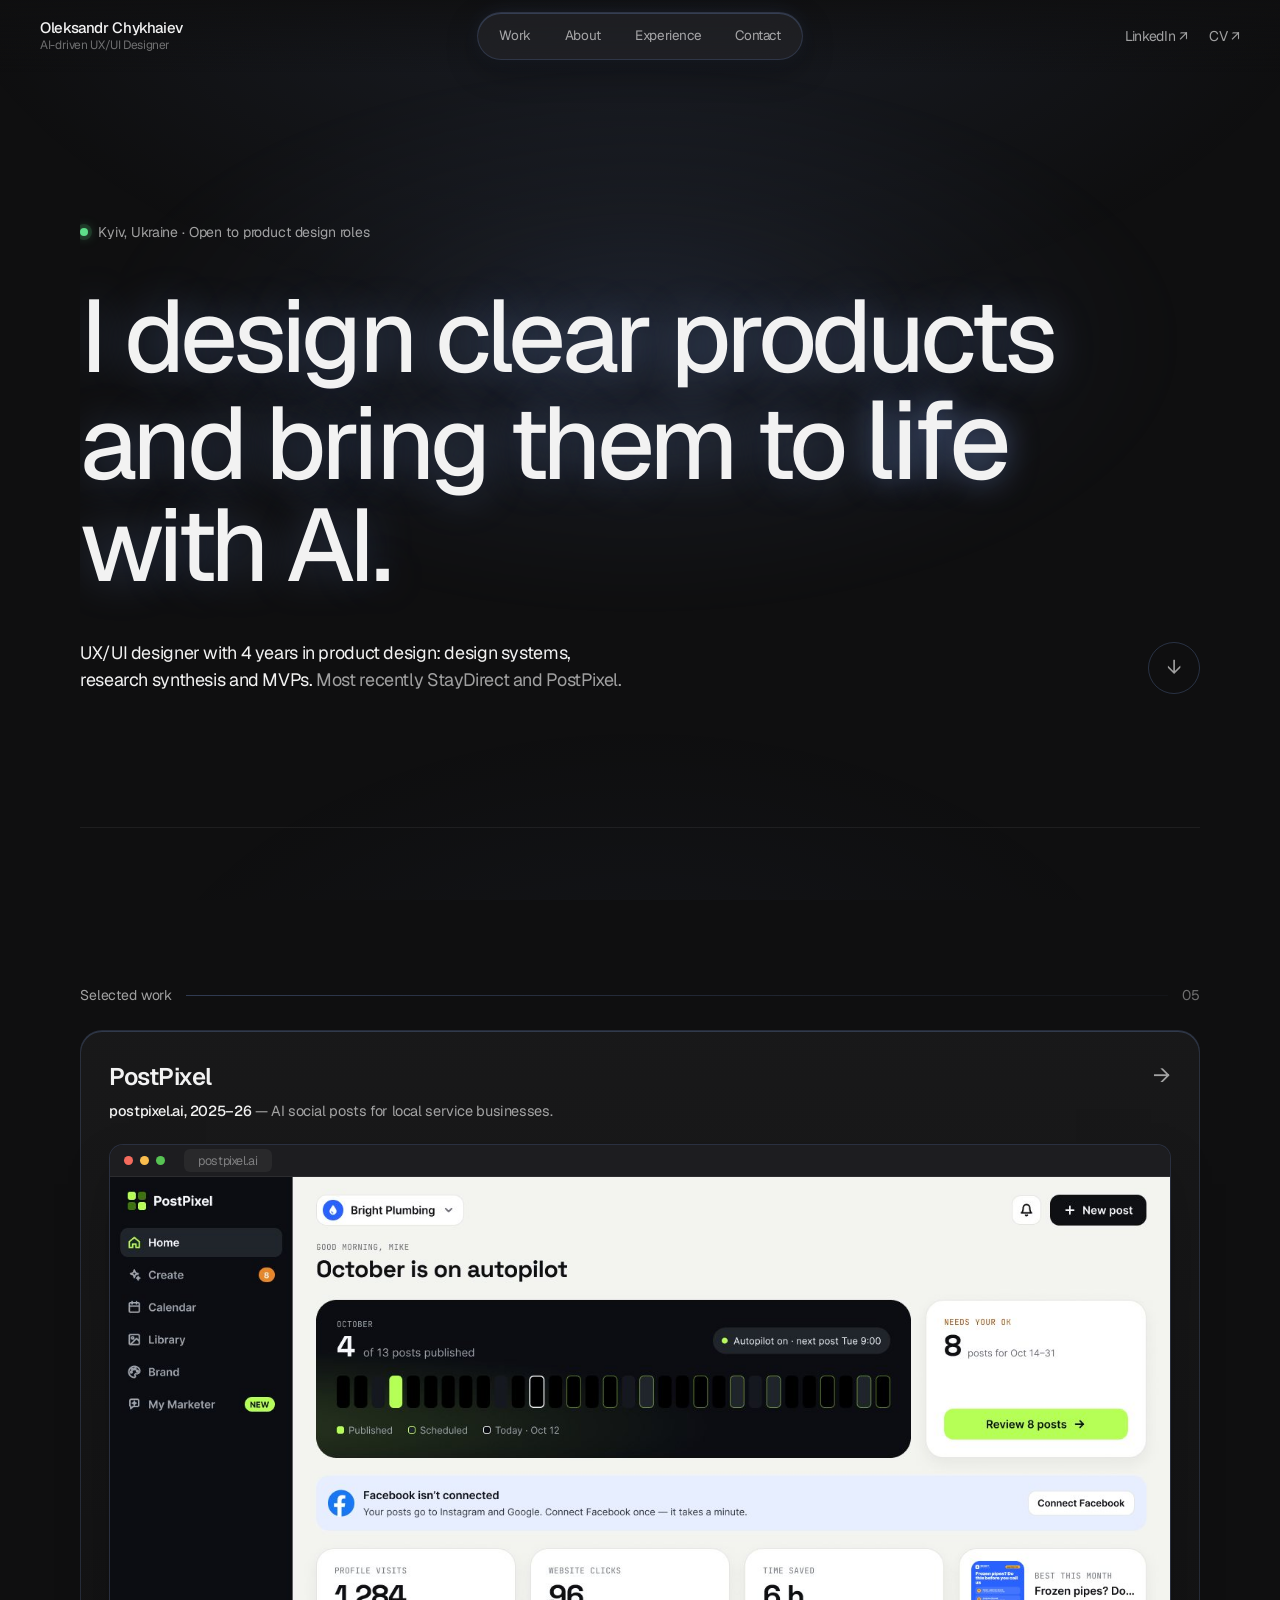
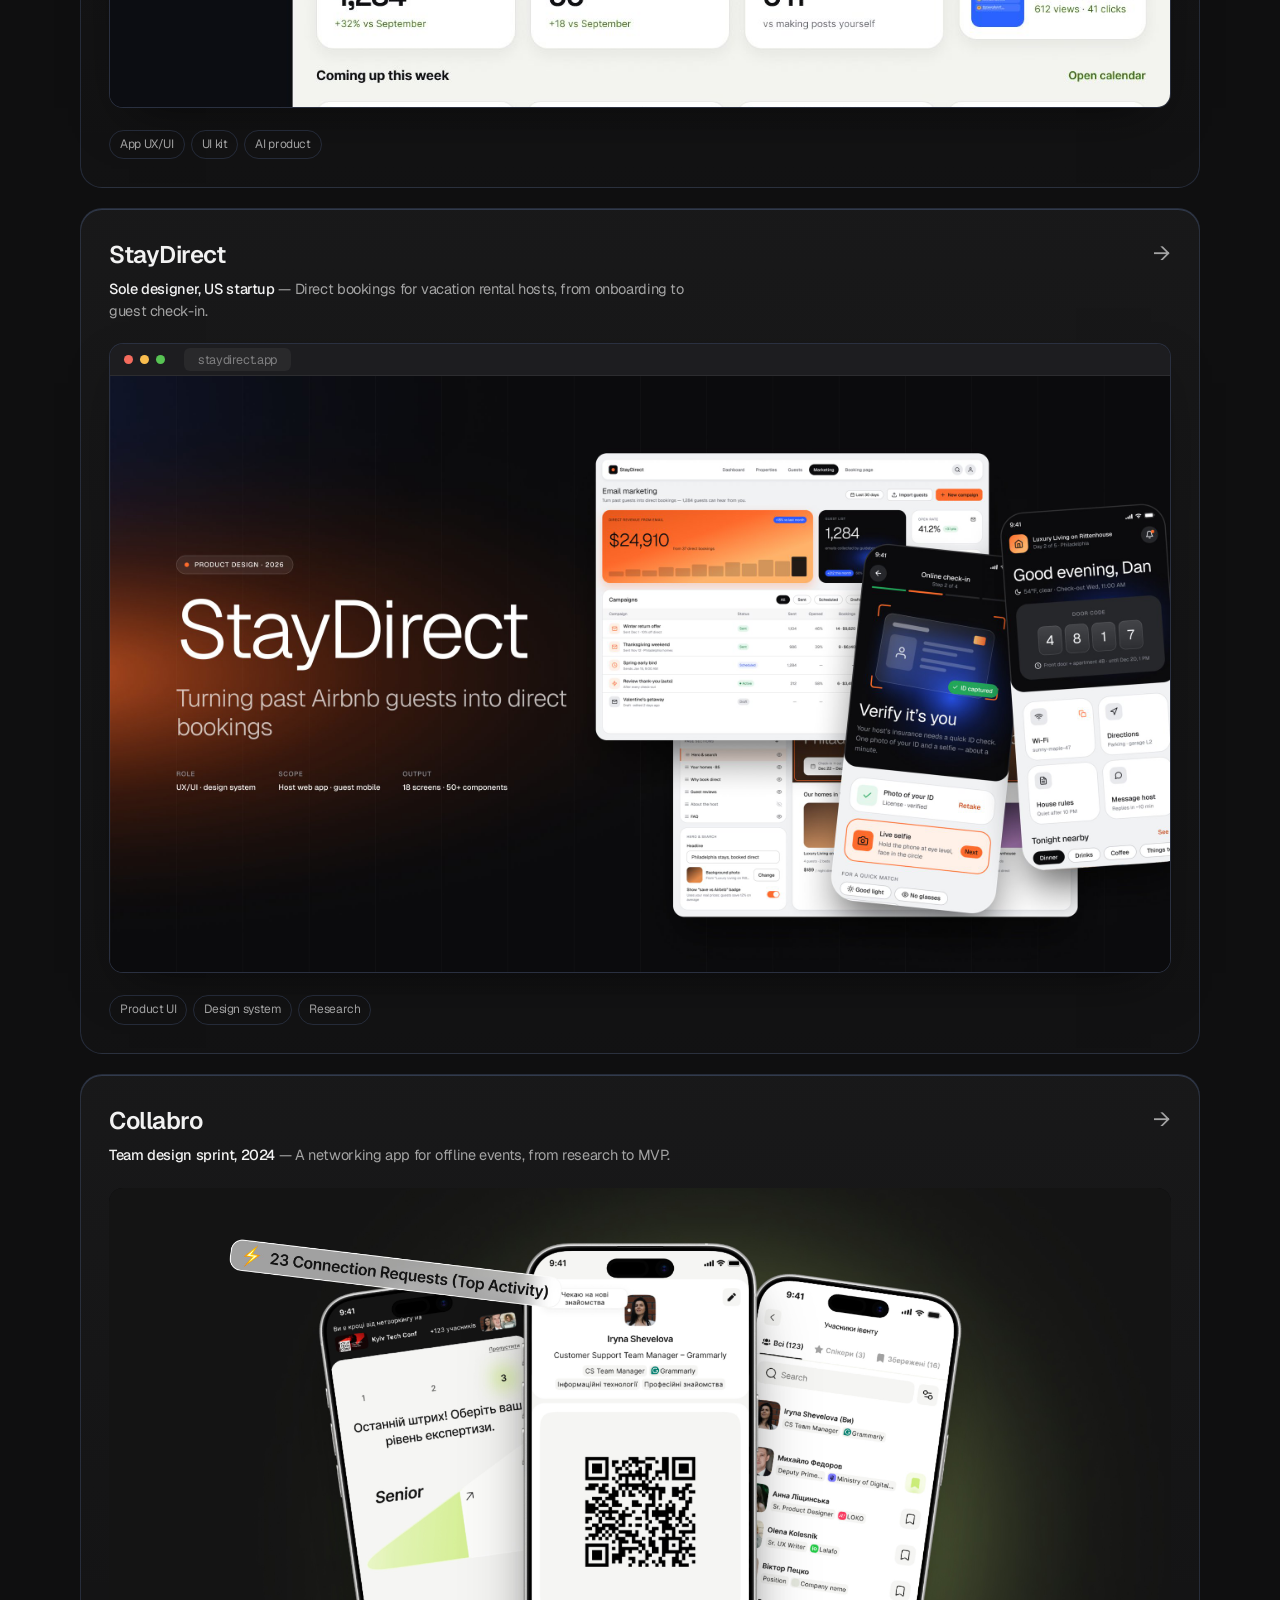
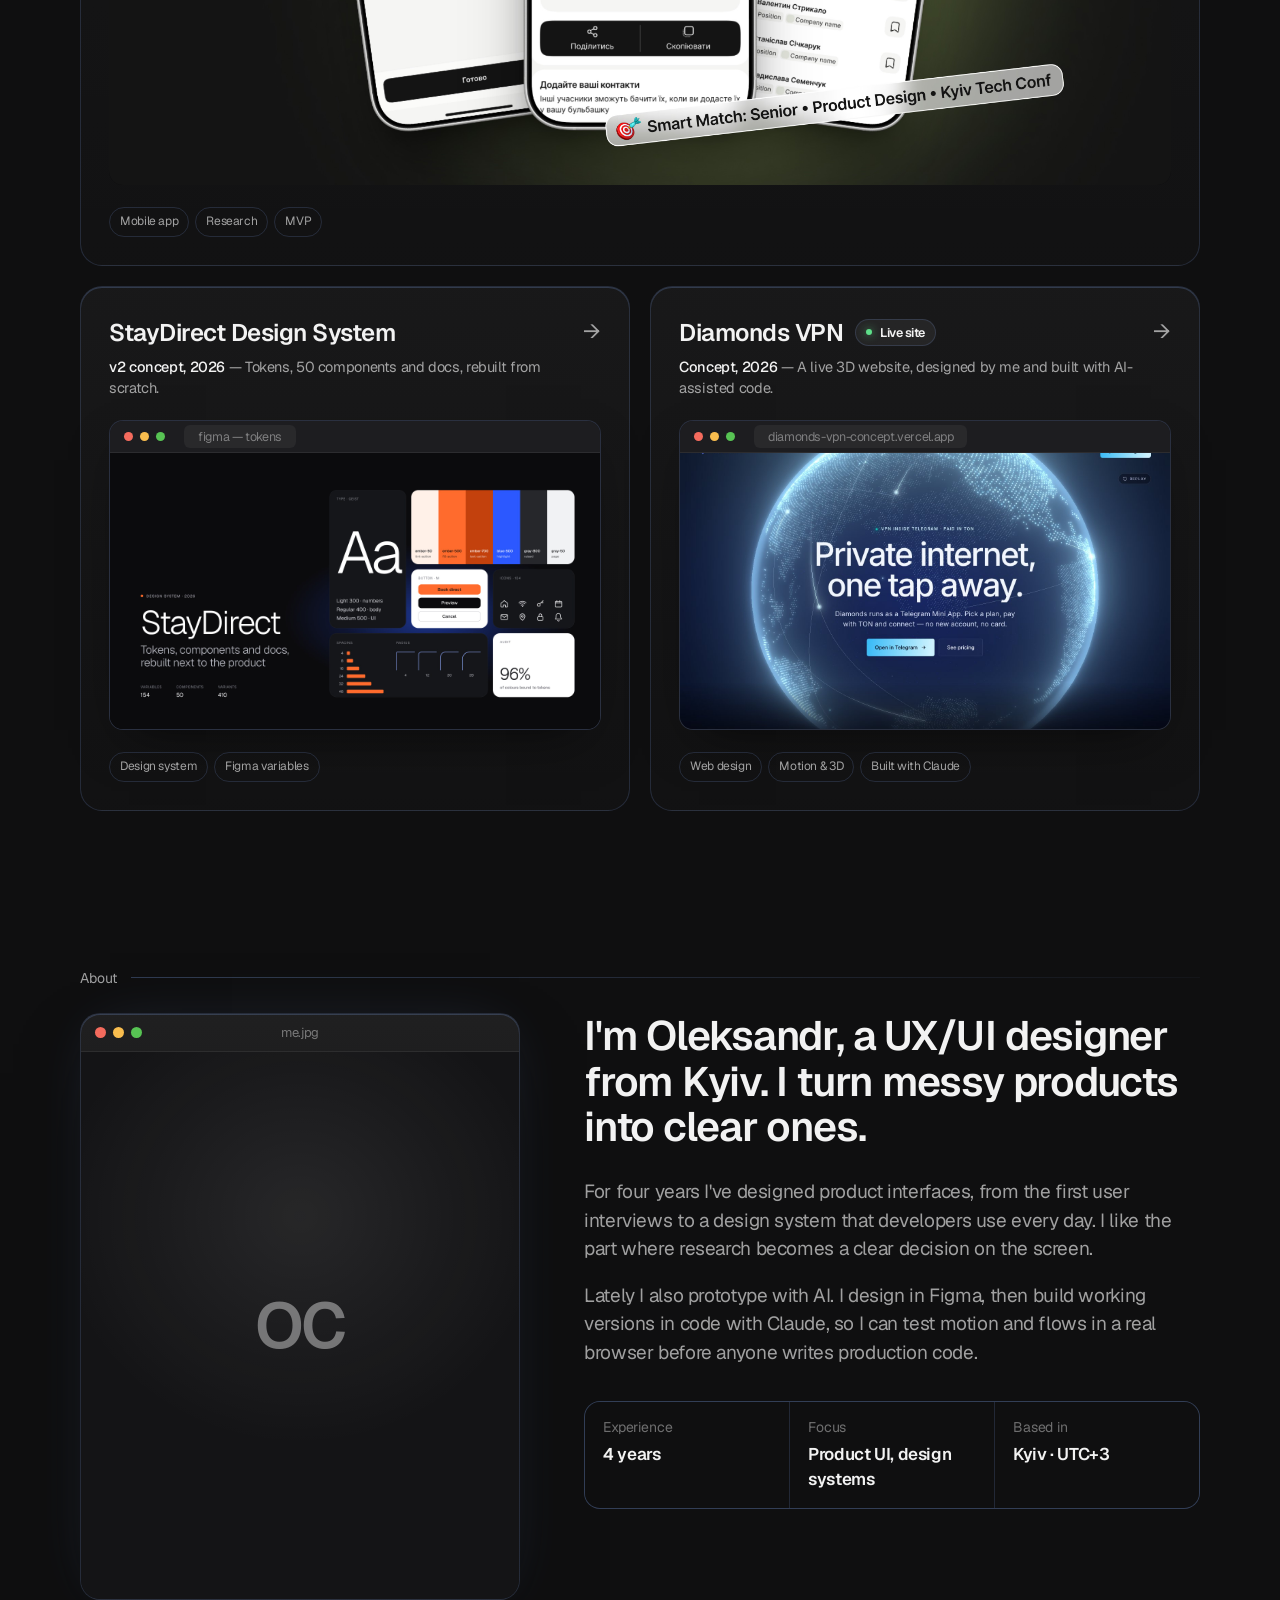
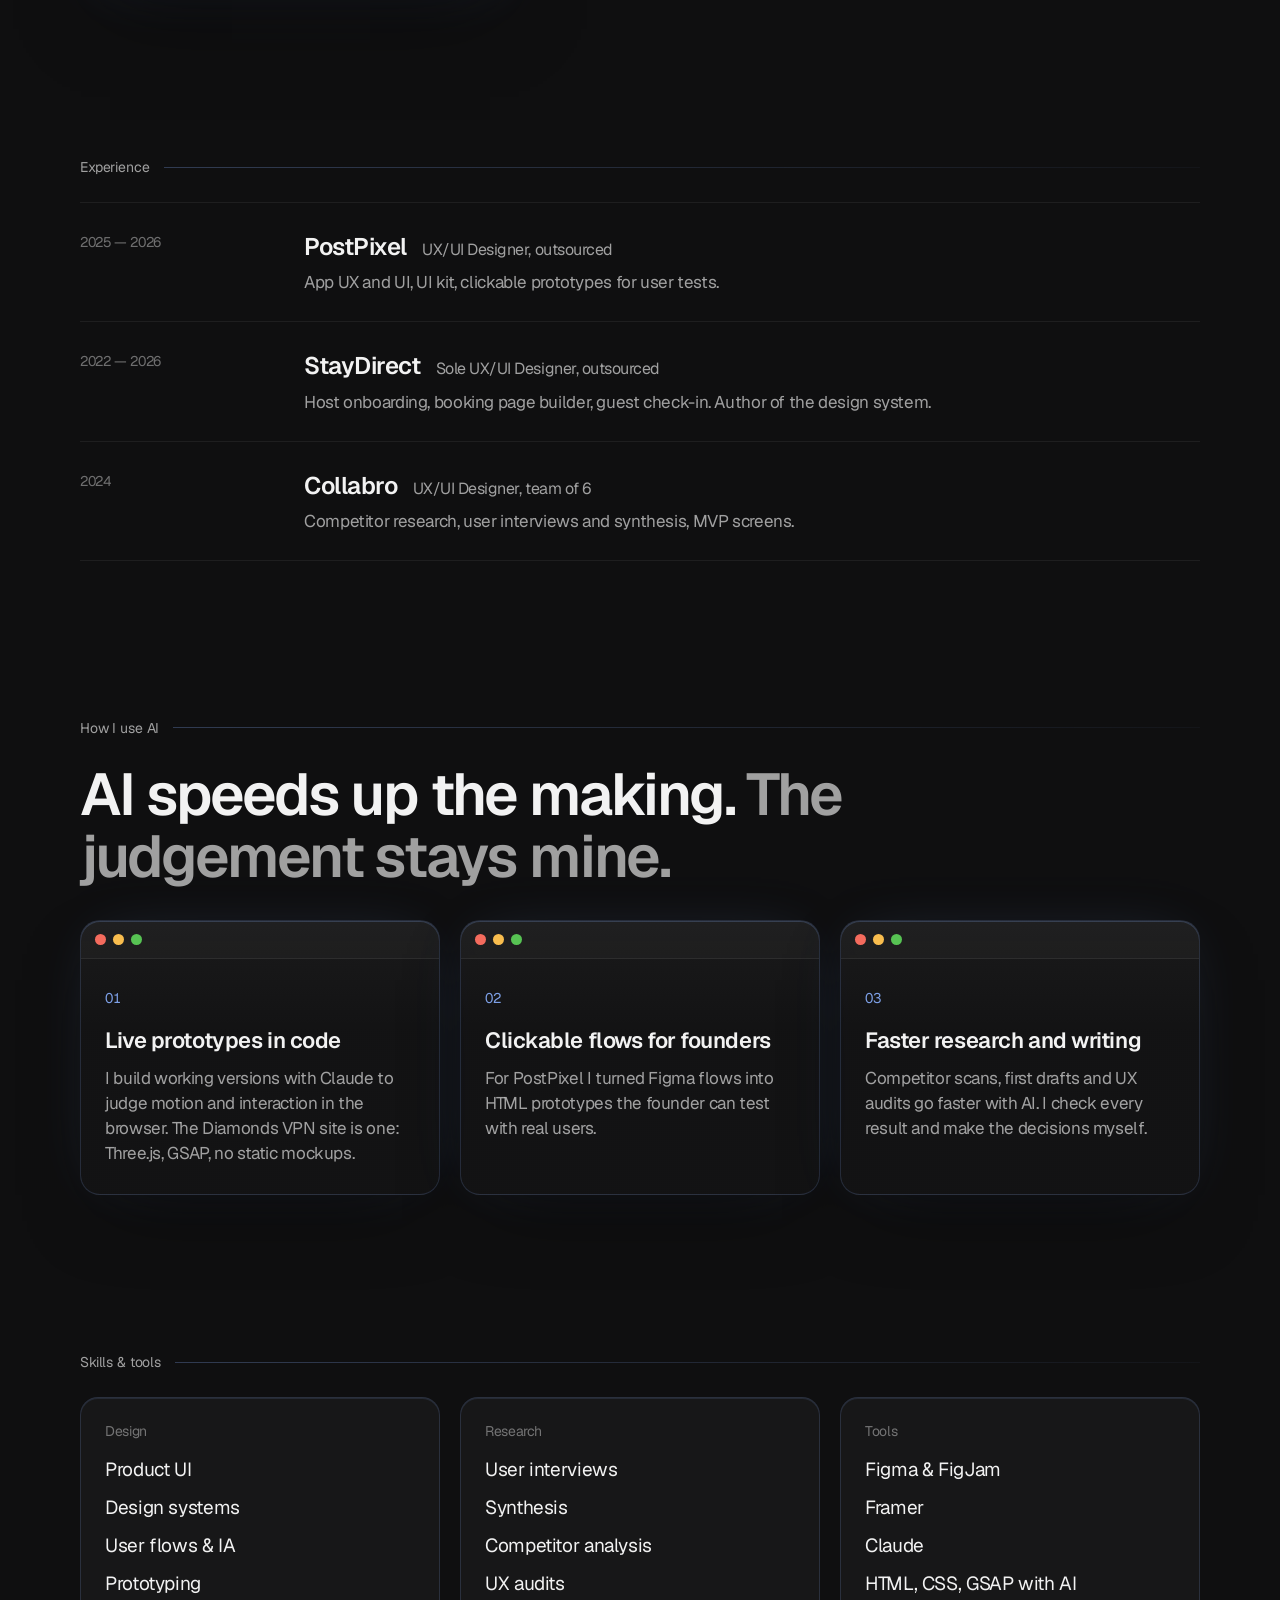
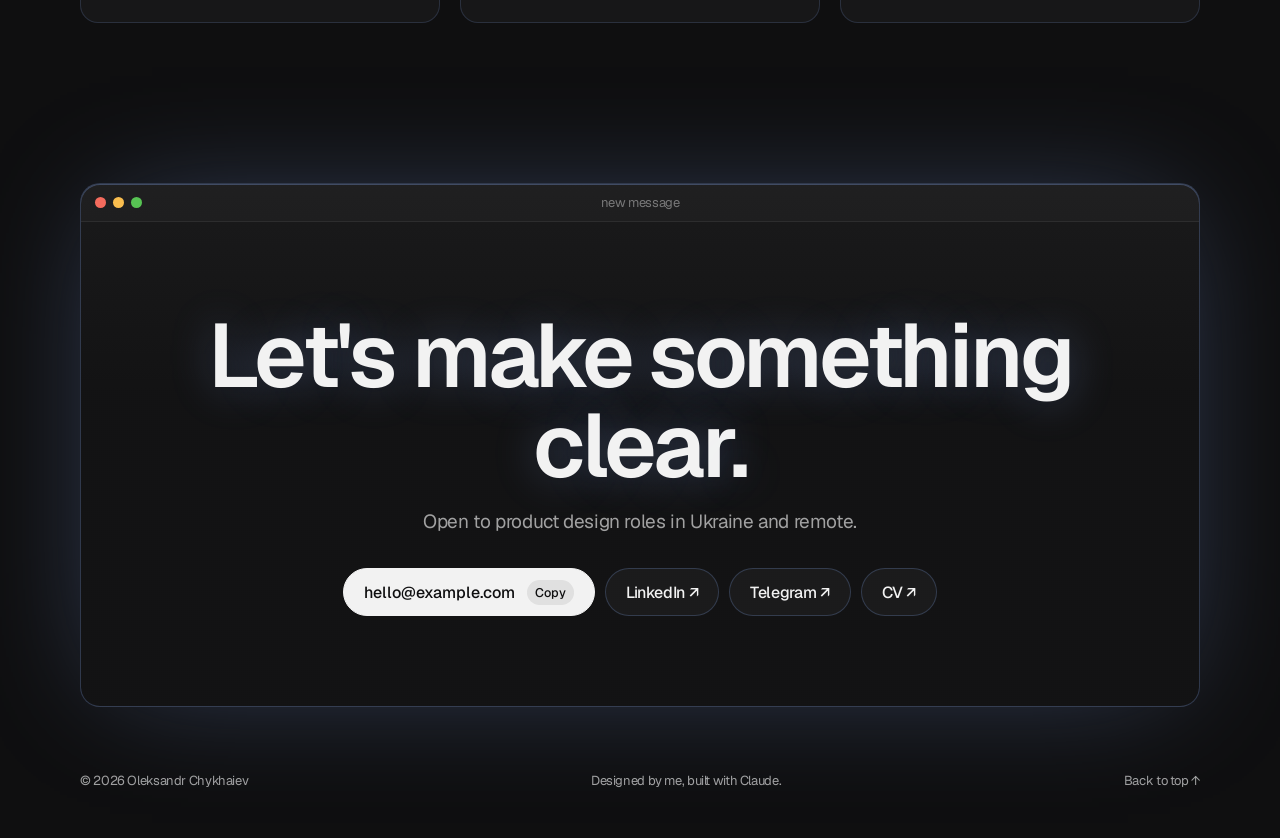
<file: index.html>
<!doctype html>
<html lang="en">
<head>
  <meta charset="utf-8" />
  <meta name="viewport" content="width=device-width, initial-scale=1" />
  <title>Oleksandr Chykhaiev — AI-driven UX/UI Designer</title>
  <meta name="description" content="UI/UX designer from Kyiv. Product interfaces, design systems and research, prototyped with AI." />
  <meta name="theme-color" content="#0f0f10" />
  <link rel="preload" href="fonts/Geist-Variable.woff2" as="font" type="font/woff2" crossorigin />
  <link rel="stylesheet" href="styles.css" />
</head>
<body>
  <a class="skip" href="#work">Skip to work</a>

  <!-- ===== Top bar ===== -->
  <header class="top">
    <a class="brand" href="#top" aria-label="Back to top">
      <span class="brand-name">Oleksandr Chykhaiev</span>
      <span class="brand-role">AI-driven UX/UI Designer</span>
    </a>
    <nav class="pill" aria-label="Sections">
      <span class="pill-glow" aria-hidden="true"></span>
      <a href="#work" data-nav="work">Work</a>
      <a href="#about" data-nav="about">About</a>
      <a href="#experience" data-nav="experience">Experience</a>
      <a href="#contact" data-nav="contact">Contact</a>
    </nav>
    <div class="top-links">
      <a href="#" data-todo="linkedin" target="_blank" rel="noopener">LinkedIn <span class="ne" aria-hidden="true">↗</span></a>
      <a href="#" data-todo="cv" target="_blank" rel="noopener">CV <span class="ne" aria-hidden="true">↗</span></a>
    </div>
  </header>

  <main id="top">
    <!-- ===== Hero ===== -->
    <section class="hero wrap">
      <div class="hero-inner reveal">
        <div class="hero-body">
          <p class="eyebrow"><span class="dot-live" aria-hidden="true"></span>Kyiv, Ukraine · Open to product design roles</p>
          <h1 class="hero-title">I design clear products and bring them to <em>life</em> with AI.</h1>
          <div class="hero-foot">
            <p class="hero-lead">UX/UI designer with 4 years in product design: design systems, research synthesis and MVPs.<span class="muted"> Most recently StayDirect and PostPixel.</span></p>
            <a class="down" href="#work" aria-label="Scroll to work">↓</a>
          </div>
        </div>
      </div>
    </section>

    <!-- ===== Work ===== -->
    <section id="work" class="wrap section" aria-labelledby="work-h">
      <div class="sec-head reveal">
        <h2 id="work-h" class="label">Selected work</h2><span class="label count">05</span>
      </div>

      <div class="grid">
        <!-- 1. PostPixel -->
        <a class="card span-2 reveal" href="/work/postpixel/" data-case="postpixel">
          <div class="card-head">
            <div>
              <h3 class="card-title">PostPixel</h3>
              <p class="card-meta"><b>postpixel.ai, 2025–26</b> — AI social posts for local service businesses.</p>
            </div>
            <span class="arrow" aria-hidden="true">→</span>
          </div>
          <div class="browser">
            <div class="browser-bar" aria-hidden="true"><i></i><i></i><i></i><span class="url">postpixel.ai</span></div>
            <div class="cover cover-img cover-dark"><img src="img/postpixel/home.jpg" alt="PostPixel Home: the month as a strip of days and a card with posts that need an OK" loading="lazy" width="1440" height="960" /></div>
          </div>
          <ul class="tags"><li>App UX/UI</li><li>UI kit</li><li>AI product</li></ul>
        </a>

        <!-- 2. StayDirect -->
        <a class="card span-2 reveal" href="/work/staydirect/" data-case="staydirect">
          <div class="card-head">
            <div>
              <h3 class="card-title">StayDirect</h3>
              <p class="card-meta"><b>Sole designer, US startup</b> — Direct bookings for vacation rental hosts, from onboarding to guest check-in.</p>
            </div>
            <span class="arrow" aria-hidden="true">→</span>
          </div>
          <div class="browser">
            <div class="browser-bar" aria-hidden="true"><i></i><i></i><i></i><span class="url">staydirect.app</span></div>
            <div class="cover cover-img cover-dark cover-fit"><img src="img/staydirect/card-cover.jpg" alt="StayDirect: email marketing dashboard, booking page builder and guest check-in screens" loading="lazy" width="2560" height="1440" /></div>
          </div>
          <ul class="tags"><li>Product UI</li><li>Design system</li><li>Research</li></ul>
        </a>

        <!-- 3. Collabro -->
        <a class="card span-2 reveal" href="/work/collabro/" data-case="collabro">
          <div class="card-head">
            <div>
              <h3 class="card-title">Collabro</h3>
              <p class="card-meta"><b>Team design sprint, 2024</b> — A networking app for offline events, from research to MVP.</p>
            </div>
            <span class="arrow" aria-hidden="true">→</span>
          </div>
          <div class="browser browser-bare">
            <div class="cover cover-img cover-dark cover-fit"><img src="img/collabro/card-cover-v6.jpg" alt="Collabro: onboarding, profile with QR code and participants list on three iPhones" loading="lazy" width="2560" height="1440" /></div>
          </div>
          <ul class="tags"><li>Mobile app</li><li>Research</li><li>MVP</li></ul>
        </a>

        <!-- 4. Design system -->
        <a class="card reveal" href="/work/design-system/" data-case="design-system">
          <div class="card-head">
            <div>
              <h3 class="card-title">StayDirect Design System</h3>
              <p class="card-meta"><b>v2 concept, 2026</b> — Tokens, 50 components and docs, rebuilt from scratch.</p>
            </div>
            <span class="arrow" aria-hidden="true">→</span>
          </div>
          <div class="browser">
            <div class="browser-bar" aria-hidden="true"><i></i><i></i><i></i><span class="url">figma — tokens</span></div>
            <div class="cover cover-img cover-dark cover-fit"><img src="img/ds/card-cover.jpg" alt="StayDirect Design System: type, colour tokens, buttons, icons, spacing and radius scales" loading="lazy" width="2560" height="1440" /></div>
          </div>
          <ul class="tags"><li>Design system</li><li>Figma variables</li></ul>
        </a>

        <!-- 5. Diamonds -->
        <a class="card reveal" href="/work/diamonds-vpn/" data-case="diamonds">
          <div class="card-head">
            <div>
              <h3 class="card-title">Diamonds VPN <span class="badge"><span class="dot-live" aria-hidden="true"></span>Live site</span></h3>
              <p class="card-meta"><b>Concept, 2026</b> — A live 3D website, designed by me and built with AI-assisted code.</p>
            </div>
            <span class="arrow" aria-hidden="true">→</span>
          </div>
          <div class="browser">
            <div class="browser-bar" aria-hidden="true"><i></i><i></i><i></i><span class="url">diamonds-vpn-concept.vercel.app</span></div>
            <div class="cover cover-img">
              <img src="img/diamonds-hero.jpg" alt="Diamonds VPN concept: a dotted 3D globe with the headline Private internet, one tap away" loading="lazy" width="1440" height="900" />
            </div>
          </div>
          <ul class="tags"><li>Web design</li><li>Motion &amp; 3D</li><li>Built with Claude</li></ul>
        </a>
      </div>
    </section>

    <!-- ===== About ===== -->
    <section id="about" class="wrap section" aria-labelledby="about-h">
      <div class="sec-head reveal"><h2 id="about-h" class="label">About</h2></div>
      <div class="about">
        <div class="win win-photo reveal">
          <div class="win-bar" aria-hidden="true"><i></i><i></i><i></i><span class="win-title">me.jpg</span></div>
          <div class="photo" data-todo="photo"><span>OC</span></div>
        </div>
        <div class="about-text reveal">
          <p class="big">I'm Oleksandr, a UX/UI designer from Kyiv. I turn messy products into <em>clear</em> ones.</p>
          <p>For four years I've designed product interfaces, from the first user interviews to a design system that developers use every day. I like the part where research becomes a clear decision on the screen.</p>
          <p>Lately I also prototype with AI. I design in Figma, then build working versions in code with Claude, so I can test motion and flows in a real browser before anyone writes production code.</p>
          <dl class="facts">
            <div><dt>Experience</dt><dd>4 years</dd></div>
            <div><dt>Focus</dt><dd>Product UI, design systems</dd></div>
            <div><dt>Based in</dt><dd>Kyiv · UTC+3</dd></div>
          </dl>
        </div>
      </div>
    </section>

    <!-- ===== Experience ===== -->
    <section id="experience" class="wrap section" aria-labelledby="exp-h">
      <div class="sec-head reveal"><h2 id="exp-h" class="label">Experience</h2></div>
      <ol class="timeline">
        <li class="reveal">
          <span class="t-year">2025 — 2026</span>
          <div class="t-main"><h3>PostPixel <span>UX/UI Designer, outsourced</span></h3><p>App UX and UI, UI kit, clickable prototypes for user tests.</p></div>
        </li>
        <li class="reveal">
          <span class="t-year" data-todo="years">2022 — 2026</span>
          <div class="t-main"><h3>StayDirect <span>Sole UX/UI Designer, outsourced</span></h3><p>Host onboarding, booking page builder, guest check-in. Author of the design system.</p></div>
        </li>
        <li class="reveal">
          <span class="t-year">2024</span>
          <div class="t-main"><h3>Collabro <span>UX/UI Designer, team of 6</span></h3><p>Competitor research, user interviews and synthesis, MVP screens.</p></div>
        </li>
      </ol>
    </section>

    <!-- ===== AI ===== -->
    <section id="ai" class="wrap section" aria-labelledby="ai-h">
      <div class="sec-head reveal"><h2 id="ai-h" class="label">How I use AI</h2></div>
      <p class="ai-lead reveal">AI speeds up the making. <em>The judgement stays mine.</em></p>
      <div class="ai-grid">
        <article class="win ai-card reveal">
          <div class="win-bar" aria-hidden="true"><i></i><i></i><i></i></div>
          <div class="ai-body"><span class="ai-n">01</span><h3>Live prototypes in code</h3><p>I build working versions with Claude to judge motion and interaction in the browser. The Diamonds VPN site is one: Three.js, GSAP, no static mockups.</p></div>
        </article>
        <article class="win ai-card reveal">
          <div class="win-bar" aria-hidden="true"><i></i><i></i><i></i></div>
          <div class="ai-body"><span class="ai-n">02</span><h3>Clickable flows for founders</h3><p>For PostPixel I turned Figma flows into HTML prototypes the founder can test with real users.</p></div>
        </article>
        <article class="win ai-card reveal">
          <div class="win-bar" aria-hidden="true"><i></i><i></i><i></i></div>
          <div class="ai-body"><span class="ai-n">03</span><h3>Faster research and writing</h3><p>Competitor scans, first drafts and UX audits go faster with AI. I check every result and make the decisions myself.</p></div>
        </article>
      </div>
    </section>

    <!-- ===== Skills ===== -->
    <section id="skills" class="wrap section" aria-labelledby="skills-h">
      <div class="sec-head reveal"><h2 id="skills-h" class="label">Skills &amp; tools</h2></div>
      <div class="skills reveal">
        <div><h3>Design</h3><ul><li>Product UI</li><li>Design systems</li><li>User flows &amp; IA</li><li>Prototyping</li></ul></div>
        <div><h3>Research</h3><ul><li>User interviews</li><li>Synthesis</li><li>Competitor analysis</li><li>UX audits</li></ul></div>
        <div><h3>Tools</h3><ul><li>Figma &amp; FigJam</li><li>Framer</li><li>Claude</li><li>HTML, CSS, GSAP with AI</li></ul></div>
      </div>
    </section>

    <!-- ===== Contact ===== -->
    <section id="contact" class="wrap section" aria-labelledby="contact-h">
      <div class="win win-contact reveal">
        <div class="win-bar" aria-hidden="true"><i></i><i></i><i></i><span class="win-title">new message</span></div>
        <div class="contact-body">
          <h2 id="contact-h" class="contact-title">Let's make something <em>clear</em>.</h2>
          <p class="muted">Open to product design roles in Ukraine and remote.</p>
          <div class="contact-actions">
            <button class="btn btn-primary" type="button" data-copy="hello@example.com" data-todo="email">
              <span class="btn-label">hello@example.com</span><span class="btn-hint">Copy</span>
            </button>
            <a class="btn" href="#" data-todo="linkedin" target="_blank" rel="noopener">LinkedIn ↗</a>
            <a class="btn" href="#" data-todo="telegram" target="_blank" rel="noopener">Telegram ↗</a>
            <a class="btn" href="#" data-todo="cv" target="_blank" rel="noopener">CV ↗</a>
          </div>
        </div>
      </div>
    </section>
  </main>

  <footer class="wrap foot">
    <p>© 2026 Oleksandr Chykhaiev</p>
    <p class="muted">Designed by me, built with Claude.</p>
    <a href="#top">Back to top ↑</a>
  </footer>

  <div class="toast" role="status" aria-live="polite"></div>
  <script src="main.js" defer></script>
</body>
</html>
</file>
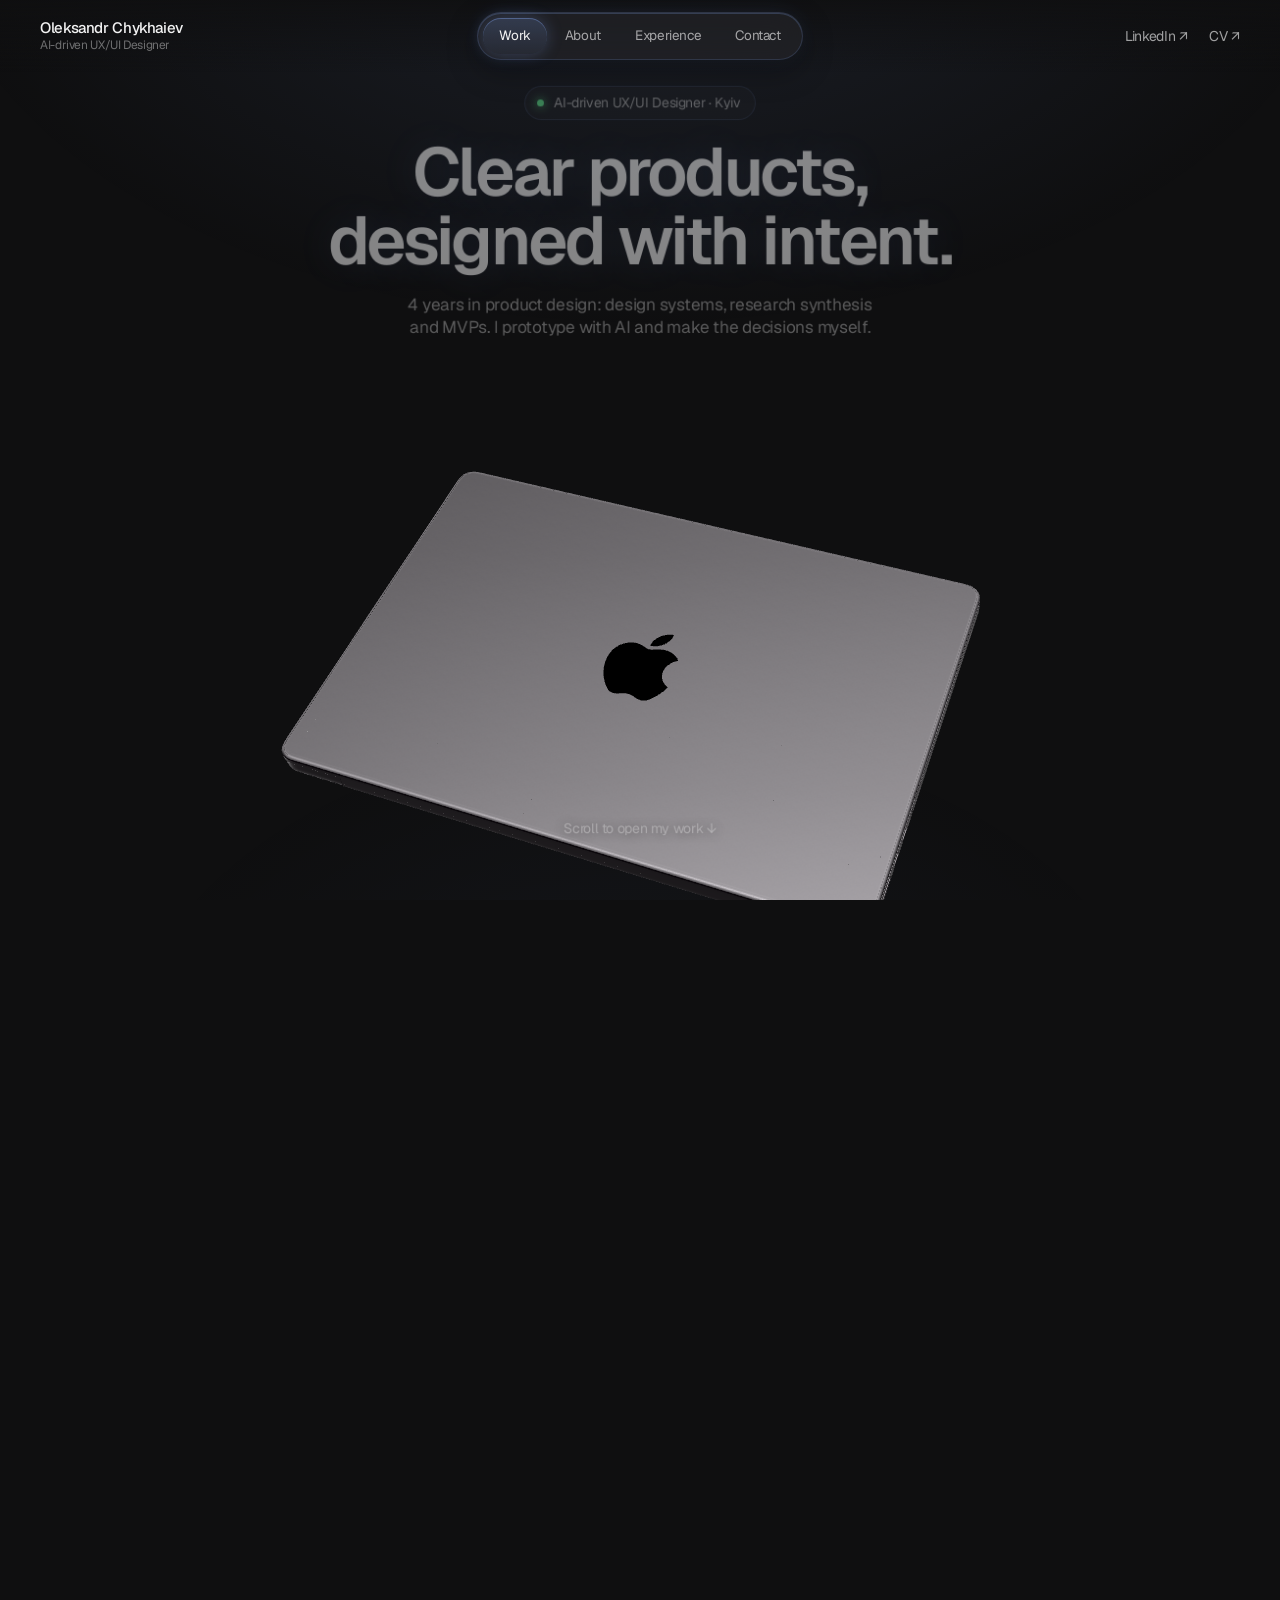
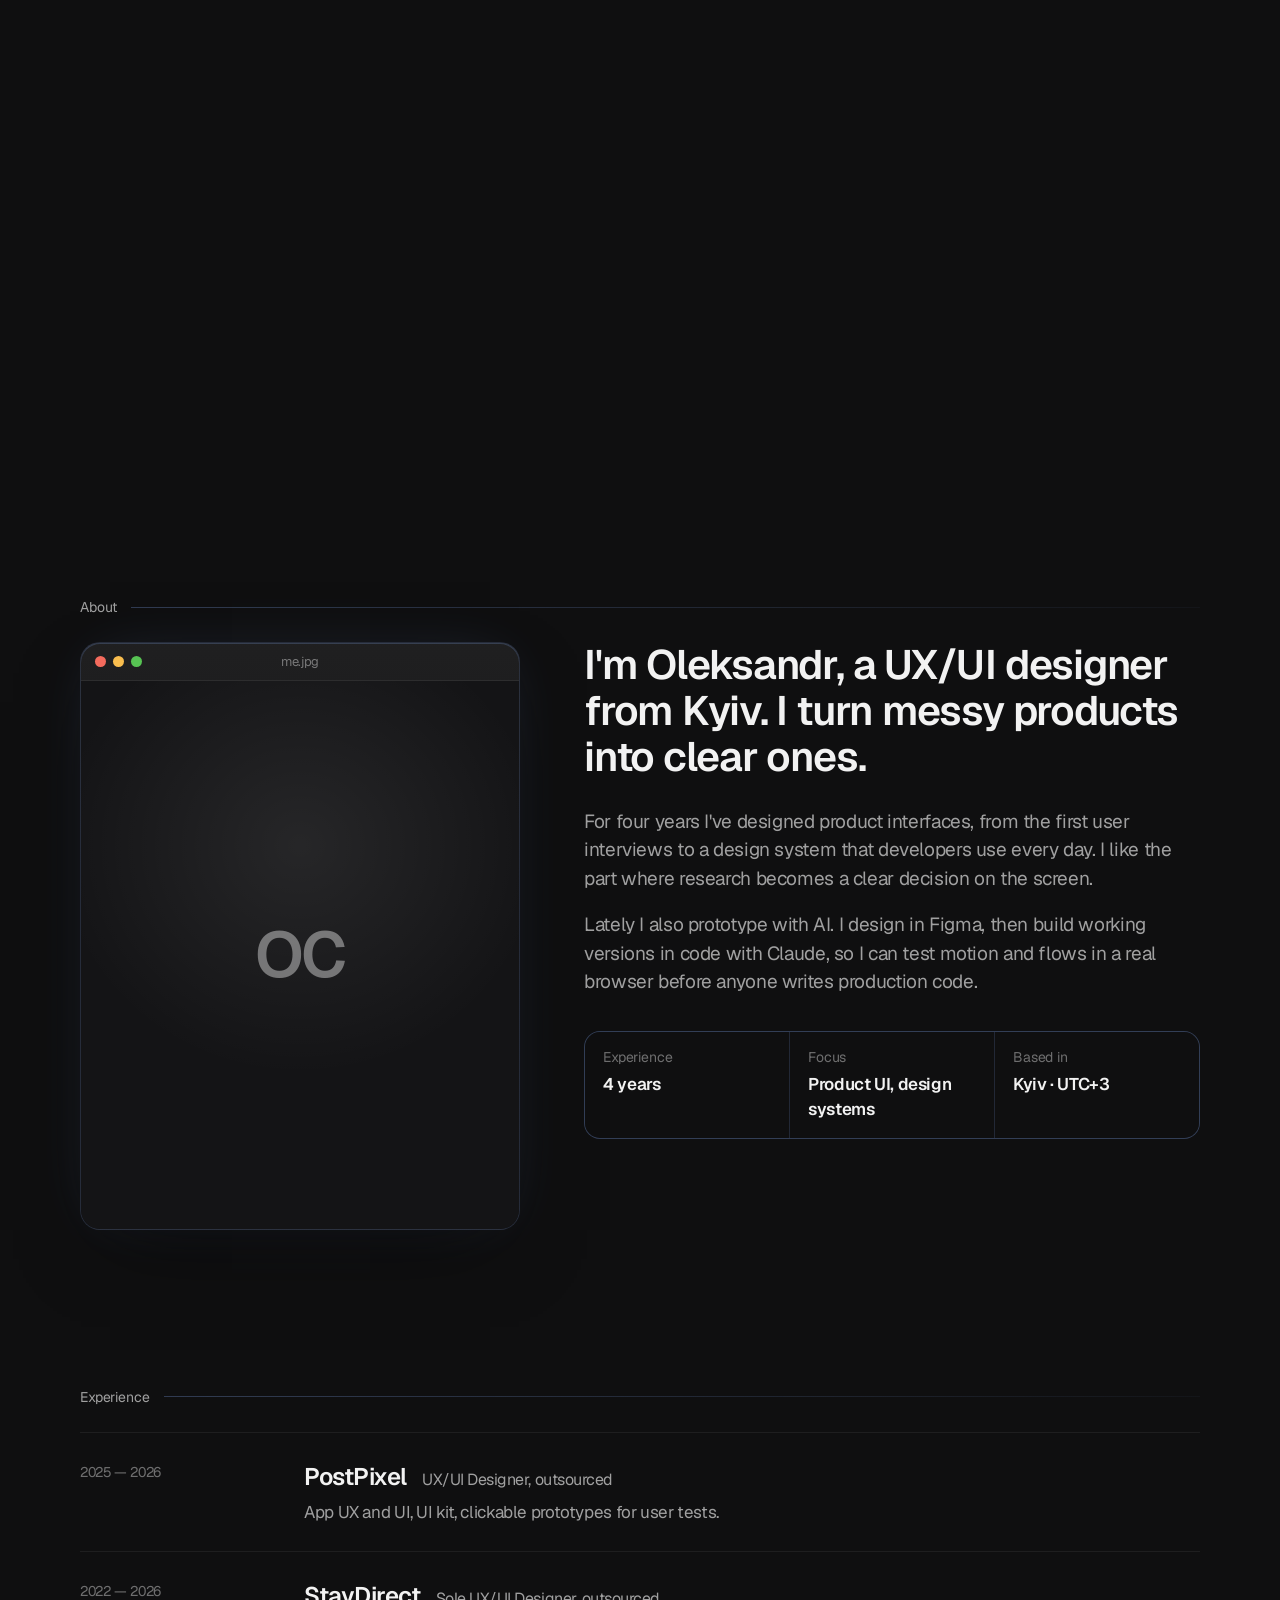
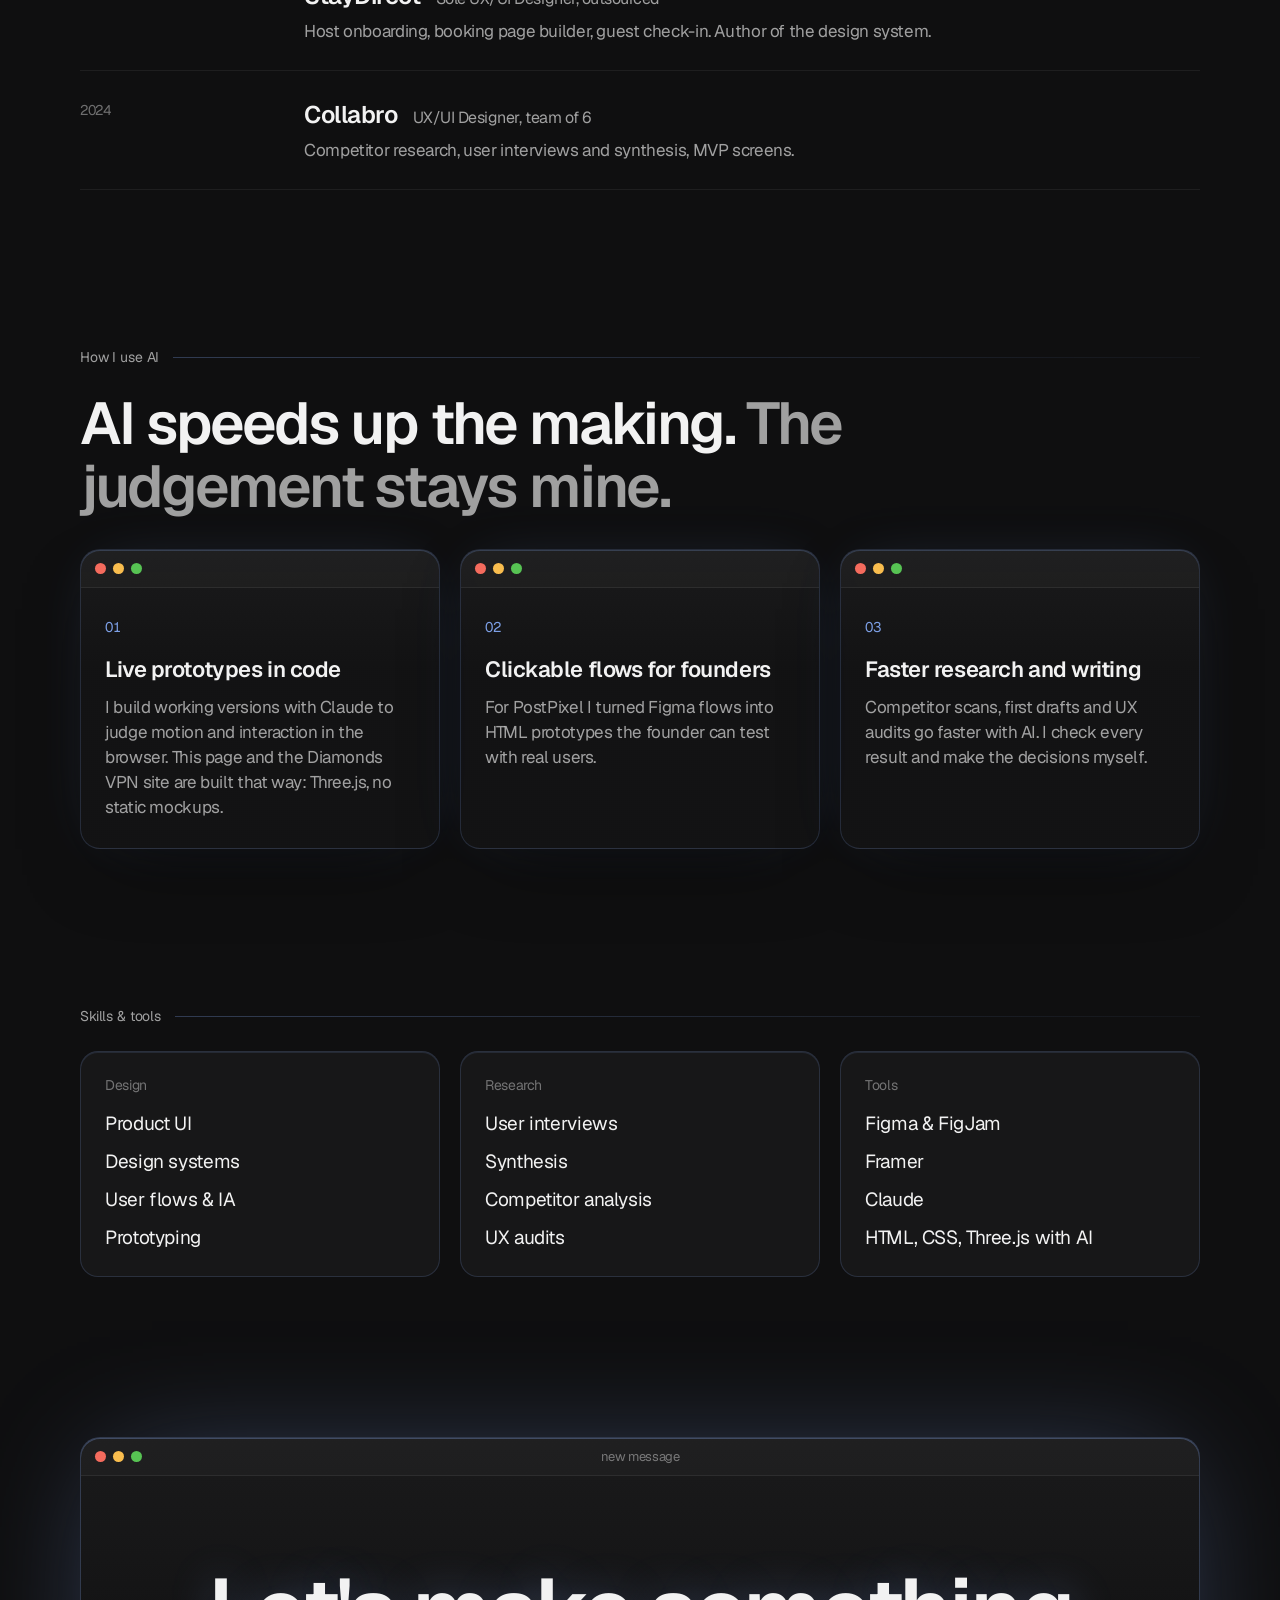
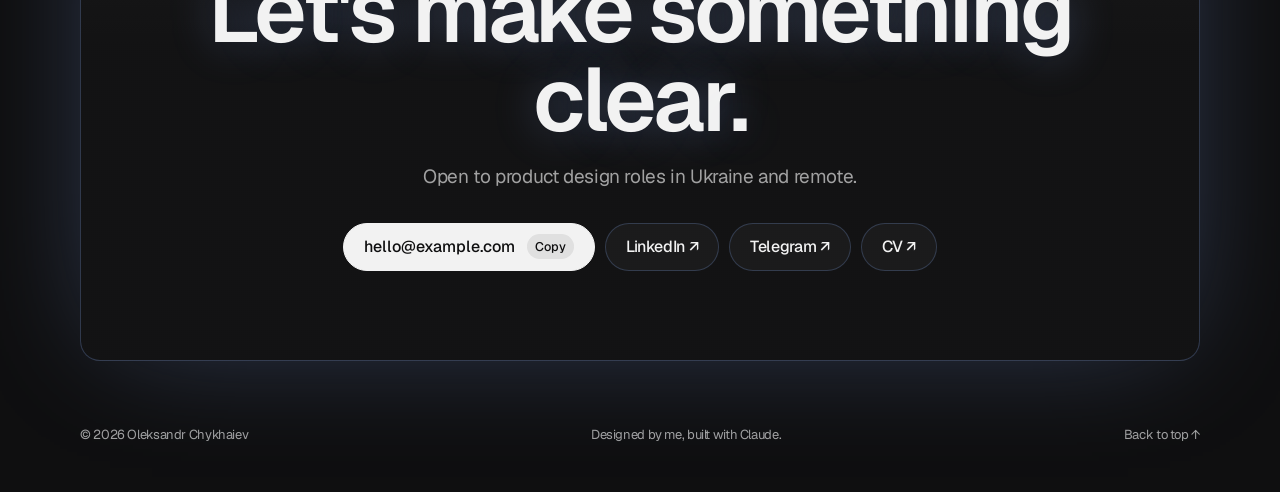
<file: new/index.html>
<!doctype html>
<html lang="en">
<head>
  <meta charset="utf-8" />
  <meta name="viewport" content="width=device-width, initial-scale=1" />
  <title>Oleksandr Chykhaiev — AI-driven UX/UI Designer</title>
  <meta name="description" content="UI/UX designer from Kyiv. Product interfaces, design systems and research, prototyped with AI." />
  <meta name="theme-color" content="#0f0f10" />
  <link rel="preload" href="/fonts/Geist-Variable.woff2" as="font" type="font/woff2" crossorigin />
  <link rel="stylesheet" href="/styles.css?v=20114f8b" />
  <link rel="stylesheet" href="/home.css?v=eeb9ad55" />
</head>
<body class="home3d">
  <a class="skip" href="#work">Skip to work</a>

  <!-- ===== Top bar ===== -->
  <header class="top">
    <a class="brand" href="#top" aria-label="Back to top">
      <span class="brand-name">Oleksandr Chykhaiev</span>
      <span class="brand-role">AI-driven UX/UI Designer</span>
    </a>
    <nav class="pill" aria-label="Sections">
      <span class="pill-glow" aria-hidden="true"></span>
      <a href="#work" data-nav="work">Work</a>
      <a href="#about" data-nav="about">About</a>
      <a href="#experience" data-nav="experience">Experience</a>
      <a href="#contact" data-nav="contact">Contact</a>
    </nav>
    <div class="top-links">
      <a href="#" data-todo="linkedin" target="_blank" rel="noopener">LinkedIn <span class="ne" aria-hidden="true">↗</span></a>
      <a href="#" data-todo="cv" target="_blank" rel="noopener">CV <span class="ne" aria-hidden="true">↗</span></a>
    </div>
  </header>

  <main id="top">
    <!-- ===== Laptop: hero + work ===== -->
    <section id="work" class="lt-track" aria-label="Selected work">
      <div class="lt-stage">
        <div class="lt-glow" aria-hidden="true"></div>
        <canvas class="lt-canvas" aria-hidden="true"></canvas>

        <div class="lt-hero">
          <p class="h-eyebrow">AI-driven UX/UI Designer · Kyiv</p>
          <h1 class="lt-title">Clear products,<br />designed with intent.</h1>
          <p class="lt-sub">4 years in product design: design systems, research synthesis and MVPs. I prototype with AI and make the decisions myself.</p>
          <p class="lt-hint" aria-hidden="true">Scroll to open my work <span>↓</span></p>
        </div>

        <div class="lt-caps">
          <p class="h-eyebrow lt-label">Selected work</p>
          <div class="lt-list">
            <article class="lt-case" data-img="/img/screen/postpixel.jpg">
              <img class="lt-thumb" src="/img/postpixel/home.jpg" alt="" loading="lazy" width="1440" height="960" />
              <p class="lt-meta">01 · Real product, 2025–26</p>
              <h2>PostPixel</h2>
              <p class="lt-text">AI social posts for local service businesses. Sole product designer: IA, user flows, UI kit and final UI.</p>
              <ul class="lt-tags"><li>App UX/UI</li><li>UI kit</li><li>AI product</li></ul>
              <a class="h-link" href="/work/postpixel/">View case <span aria-hidden="true">→</span></a>
            </article>
            <article class="lt-case" data-img="/img/screen/staydirect.jpg">
              <img class="lt-thumb" src="/img/staydirect/card-cover.jpg" alt="" loading="lazy" width="2560" height="1440" />
              <p class="lt-meta">02 · Real product under NDA, ~4 years</p>
              <h2>StayDirect</h2>
              <p class="lt-text">Direct bookings for vacation rental hosts, from onboarding to guest check-in. The only designer, through two pivots to MVP.</p>
              <ul class="lt-tags"><li>Product UI</li><li>Design system</li><li>Research</li></ul>
              <a class="h-link" href="/work/staydirect/">View case <span aria-hidden="true">→</span></a>
            </article>
            <article class="lt-case" data-img="/img/screen/collabro.jpg">
              <img class="lt-thumb" src="/img/collabro/card-cover-v6.jpg" alt="" loading="lazy" width="2560" height="1440" />
              <p class="lt-meta">03 · Team design sprint, MVP launched 2024</p>
              <h2>Collabro</h2>
              <p class="lt-text">A networking app for offline events. My part: competitor research, interviews, synthesis and UI.</p>
              <ul class="lt-tags"><li>Mobile app</li><li>Research</li><li>MVP</li></ul>
              <a class="h-link" href="/work/collabro/">View case <span aria-hidden="true">→</span></a>
            </article>
            <article class="lt-case" data-img="/img/screen/ds.jpg">
              <img class="lt-thumb" src="/img/ds/card-cover.jpg" alt="" loading="lazy" width="2560" height="1440" />
              <p class="lt-meta">04 · v2 concept, 2026</p>
              <h2>StayDirect Design System</h2>
              <p class="lt-text">Tokens, 50 documented components and scripted quality audits, rebuilt next to the product.</p>
              <ul class="lt-tags"><li>Design system</li><li>Figma variables</li></ul>
              <a class="h-link" href="/work/design-system/">View case <span aria-hidden="true">→</span></a>
            </article>
            <article class="lt-case" data-img="/img/screen/diamonds.jpg">
              <img class="lt-thumb" src="/img/diamonds-hero.jpg" alt="" loading="lazy" width="1440" height="900" />
              <p class="lt-meta">05 · Concept, live site</p>
              <h2>Diamonds VPN</h2>
              <p class="lt-text">A VPN website rebuilt as a live 3D site, designed by me and built with AI-assisted code.</p>
              <ul class="lt-tags"><li>Web design</li><li>Motion &amp; 3D</li><li>Built with Claude</li></ul>
              <a class="h-link" href="/work/diamonds-vpn/">View case <span aria-hidden="true">→</span></a>
            </article>
          </div>
          <div class="lt-dots" aria-label="Cases">
            <button type="button" aria-label="PostPixel"></button>
            <button type="button" aria-label="StayDirect"></button>
            <button type="button" aria-label="Collabro"></button>
            <button type="button" aria-label="StayDirect Design System"></button>
            <button type="button" aria-label="Diamonds VPN"></button>
          </div>
        </div>
      </div>
    </section>

    <!-- ===== About ===== -->
    <section id="about" class="wrap section" aria-labelledby="about-h">
      <div class="sec-head reveal"><h2 id="about-h" class="label">About</h2></div>
      <div class="about">
        <div class="win win-photo reveal">
          <div class="win-bar" aria-hidden="true"><i></i><i></i><i></i><span class="win-title">me.jpg</span></div>
          <div class="photo" data-todo="photo"><span>OC</span></div>
        </div>
        <div class="about-text reveal">
          <p class="big">I'm Oleksandr, a UX/UI designer from Kyiv. I turn messy products into <em>clear</em> ones.</p>
          <p>For four years I've designed product interfaces, from the first user interviews to a design system that developers use every day. I like the part where research becomes a clear decision on the screen.</p>
          <p>Lately I also prototype with AI. I design in Figma, then build working versions in code with Claude, so I can test motion and flows in a real browser before anyone writes production code.</p>
          <dl class="facts">
            <div><dt>Experience</dt><dd>4 years</dd></div>
            <div><dt>Focus</dt><dd>Product UI, design systems</dd></div>
            <div><dt>Based in</dt><dd>Kyiv · UTC+3</dd></div>
          </dl>
        </div>
      </div>
    </section>

    <!-- ===== Experience ===== -->
    <section id="experience" class="wrap section" aria-labelledby="exp-h">
      <div class="sec-head reveal"><h2 id="exp-h" class="label">Experience</h2></div>
      <ol class="timeline">
        <li class="reveal">
          <span class="t-year">2025 — 2026</span>
          <div class="t-main"><h3>PostPixel <span>UX/UI Designer, outsourced</span></h3><p>App UX and UI, UI kit, clickable prototypes for user tests.</p></div>
        </li>
        <li class="reveal">
          <span class="t-year" data-todo="years">2022 — 2026</span>
          <div class="t-main"><h3>StayDirect <span>Sole UX/UI Designer, outsourced</span></h3><p>Host onboarding, booking page builder, guest check-in. Author of the design system.</p></div>
        </li>
        <li class="reveal">
          <span class="t-year">2024</span>
          <div class="t-main"><h3>Collabro <span>UX/UI Designer, team of 6</span></h3><p>Competitor research, user interviews and synthesis, MVP screens.</p></div>
        </li>
      </ol>
    </section>

    <!-- ===== AI ===== -->
    <section id="ai" class="wrap section" aria-labelledby="ai-h">
      <div class="sec-head reveal"><h2 id="ai-h" class="label">How I use AI</h2></div>
      <p class="ai-lead reveal">AI speeds up the making. <em>The judgement stays mine.</em></p>
      <div class="ai-grid">
        <article class="win ai-card reveal">
          <div class="win-bar" aria-hidden="true"><i></i><i></i><i></i></div>
          <div class="ai-body"><span class="ai-n">01</span><h3>Live prototypes in code</h3><p>I build working versions with Claude to judge motion and interaction in the browser. This page and the Diamonds VPN site are built that way: Three.js, no static mockups.</p></div>
        </article>
        <article class="win ai-card reveal">
          <div class="win-bar" aria-hidden="true"><i></i><i></i><i></i></div>
          <div class="ai-body"><span class="ai-n">02</span><h3>Clickable flows for founders</h3><p>For PostPixel I turned Figma flows into HTML prototypes the founder can test with real users.</p></div>
        </article>
        <article class="win ai-card reveal">
          <div class="win-bar" aria-hidden="true"><i></i><i></i><i></i></div>
          <div class="ai-body"><span class="ai-n">03</span><h3>Faster research and writing</h3><p>Competitor scans, first drafts and UX audits go faster with AI. I check every result and make the decisions myself.</p></div>
        </article>
      </div>
    </section>

    <!-- ===== Skills ===== -->
    <section id="skills" class="wrap section" aria-labelledby="skills-h">
      <div class="sec-head reveal"><h2 id="skills-h" class="label">Skills &amp; tools</h2></div>
      <div class="skills reveal">
        <div><h3>Design</h3><ul><li>Product UI</li><li>Design systems</li><li>User flows &amp; IA</li><li>Prototyping</li></ul></div>
        <div><h3>Research</h3><ul><li>User interviews</li><li>Synthesis</li><li>Competitor analysis</li><li>UX audits</li></ul></div>
        <div><h3>Tools</h3><ul><li>Figma &amp; FigJam</li><li>Framer</li><li>Claude</li><li>HTML, CSS, Three.js with AI</li></ul></div>
      </div>
    </section>

    <!-- ===== Contact ===== -->
    <section id="contact" class="wrap section" aria-labelledby="contact-h">
      <div class="win win-contact reveal">
        <div class="win-bar" aria-hidden="true"><i></i><i></i><i></i><span class="win-title">new message</span></div>
        <div class="contact-body">
          <h2 id="contact-h" class="contact-title">Let's make something <em>clear</em>.</h2>
          <p class="muted">Open to product design roles in Ukraine and remote.</p>
          <div class="contact-actions">
            <button class="btn btn-primary" type="button" data-copy="hello@example.com" data-todo="email">
              <span class="btn-label">hello@example.com</span><span class="btn-hint">Copy</span>
            </button>
            <a class="btn" href="#" data-todo="linkedin" target="_blank" rel="noopener">LinkedIn ↗</a>
            <a class="btn" href="#" data-todo="telegram" target="_blank" rel="noopener">Telegram ↗</a>
            <a class="btn" href="#" data-todo="cv" target="_blank" rel="noopener">CV ↗</a>
          </div>
        </div>
      </div>
    </section>
  </main>

  <footer class="wrap foot">
    <p>© 2026 Oleksandr Chykhaiev</p>
    <p class="muted">Designed by me, built with Claude.</p>
    <a href="#top">Back to top ↑</a>
  </footer>

  <div class="toast" role="status" aria-live="polite"></div>
  <script src="/main.js" defer></script>
  <script type="module" src="/home3d.js?v=0bf21218"></script>
</body>
</html>
</file>
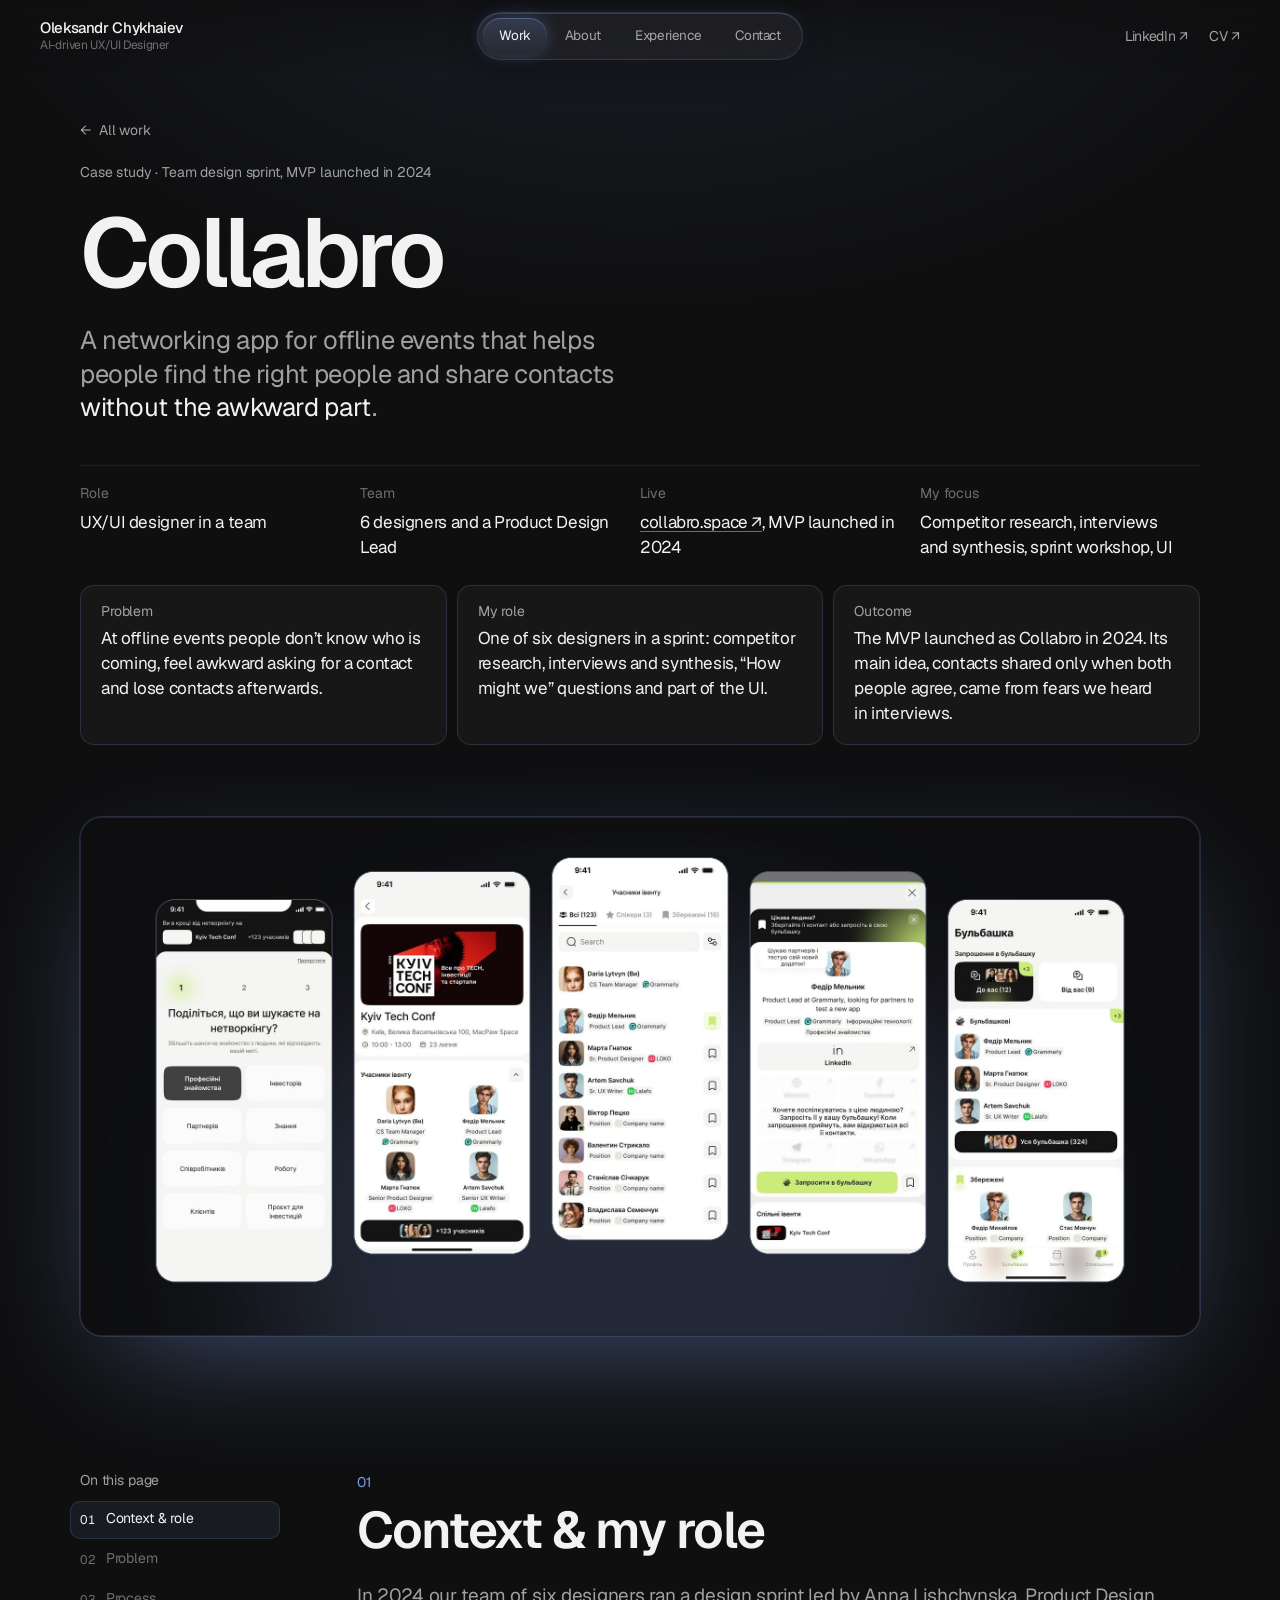
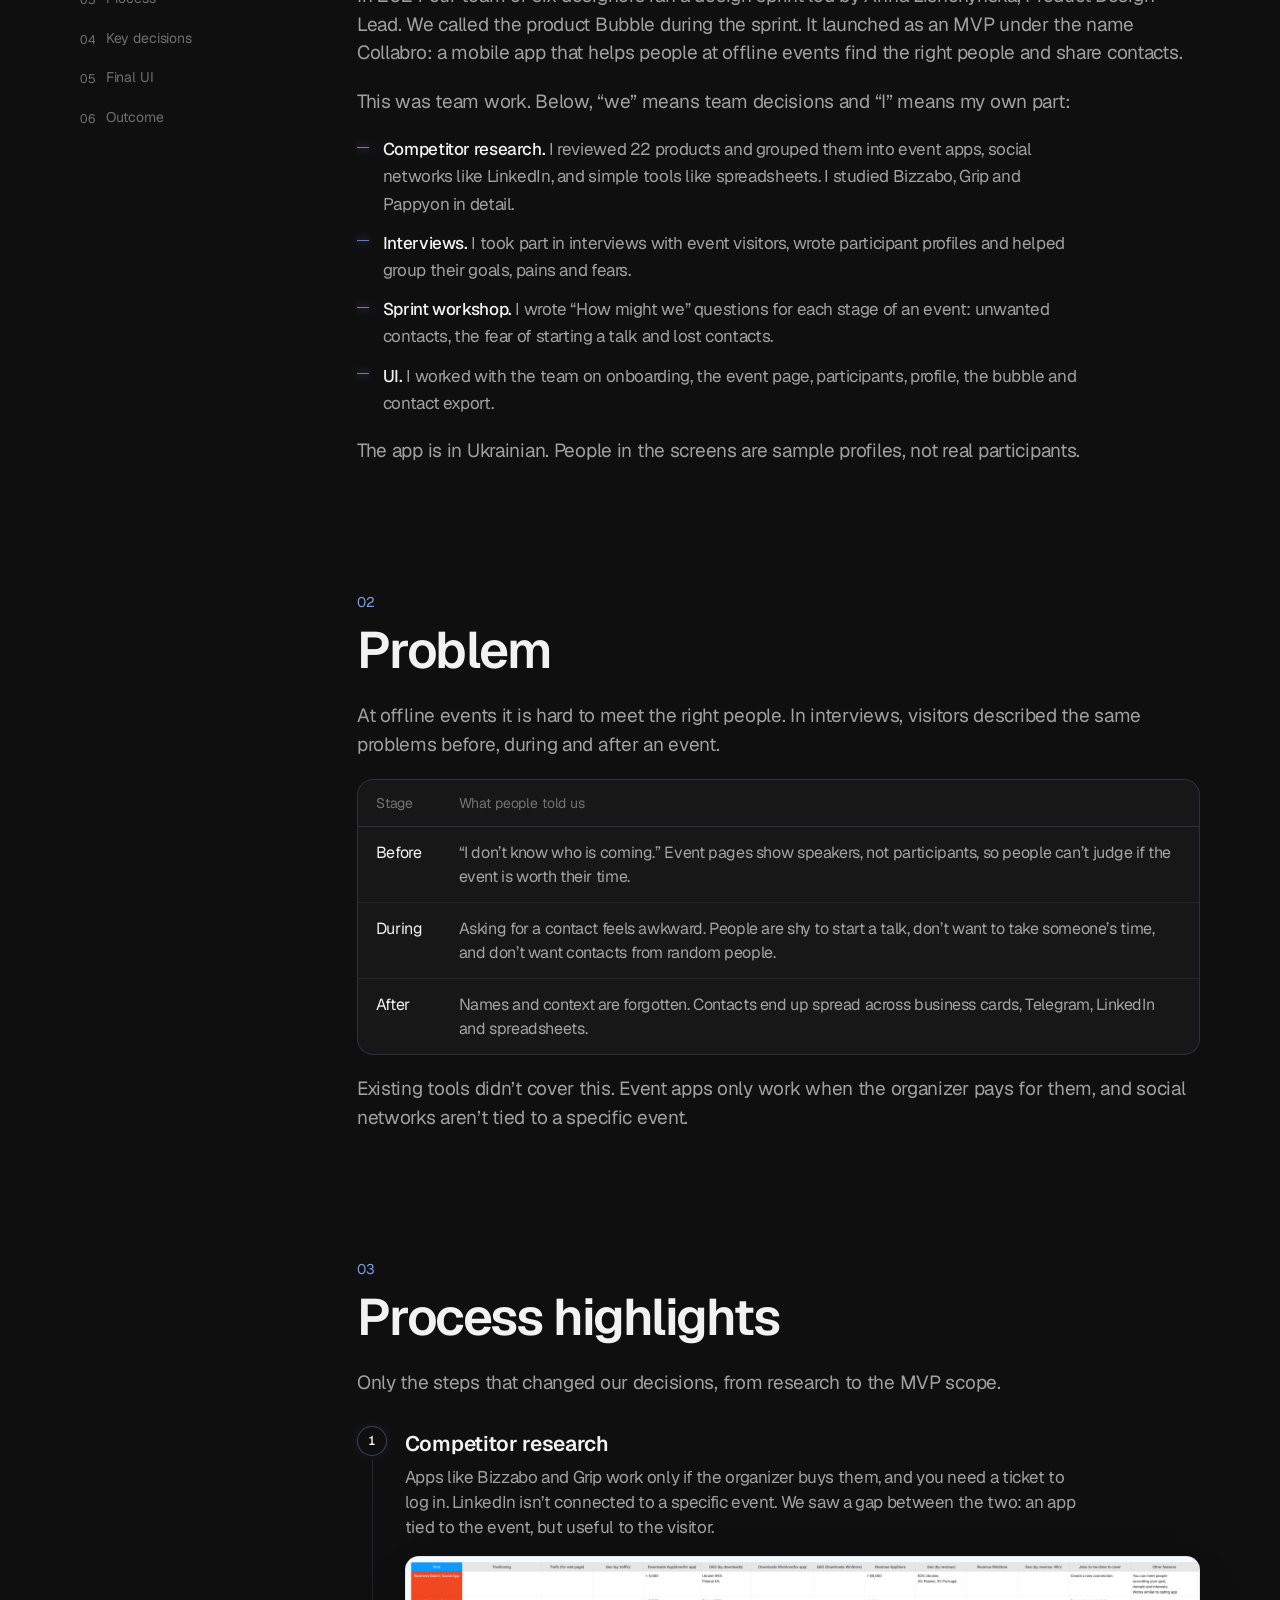
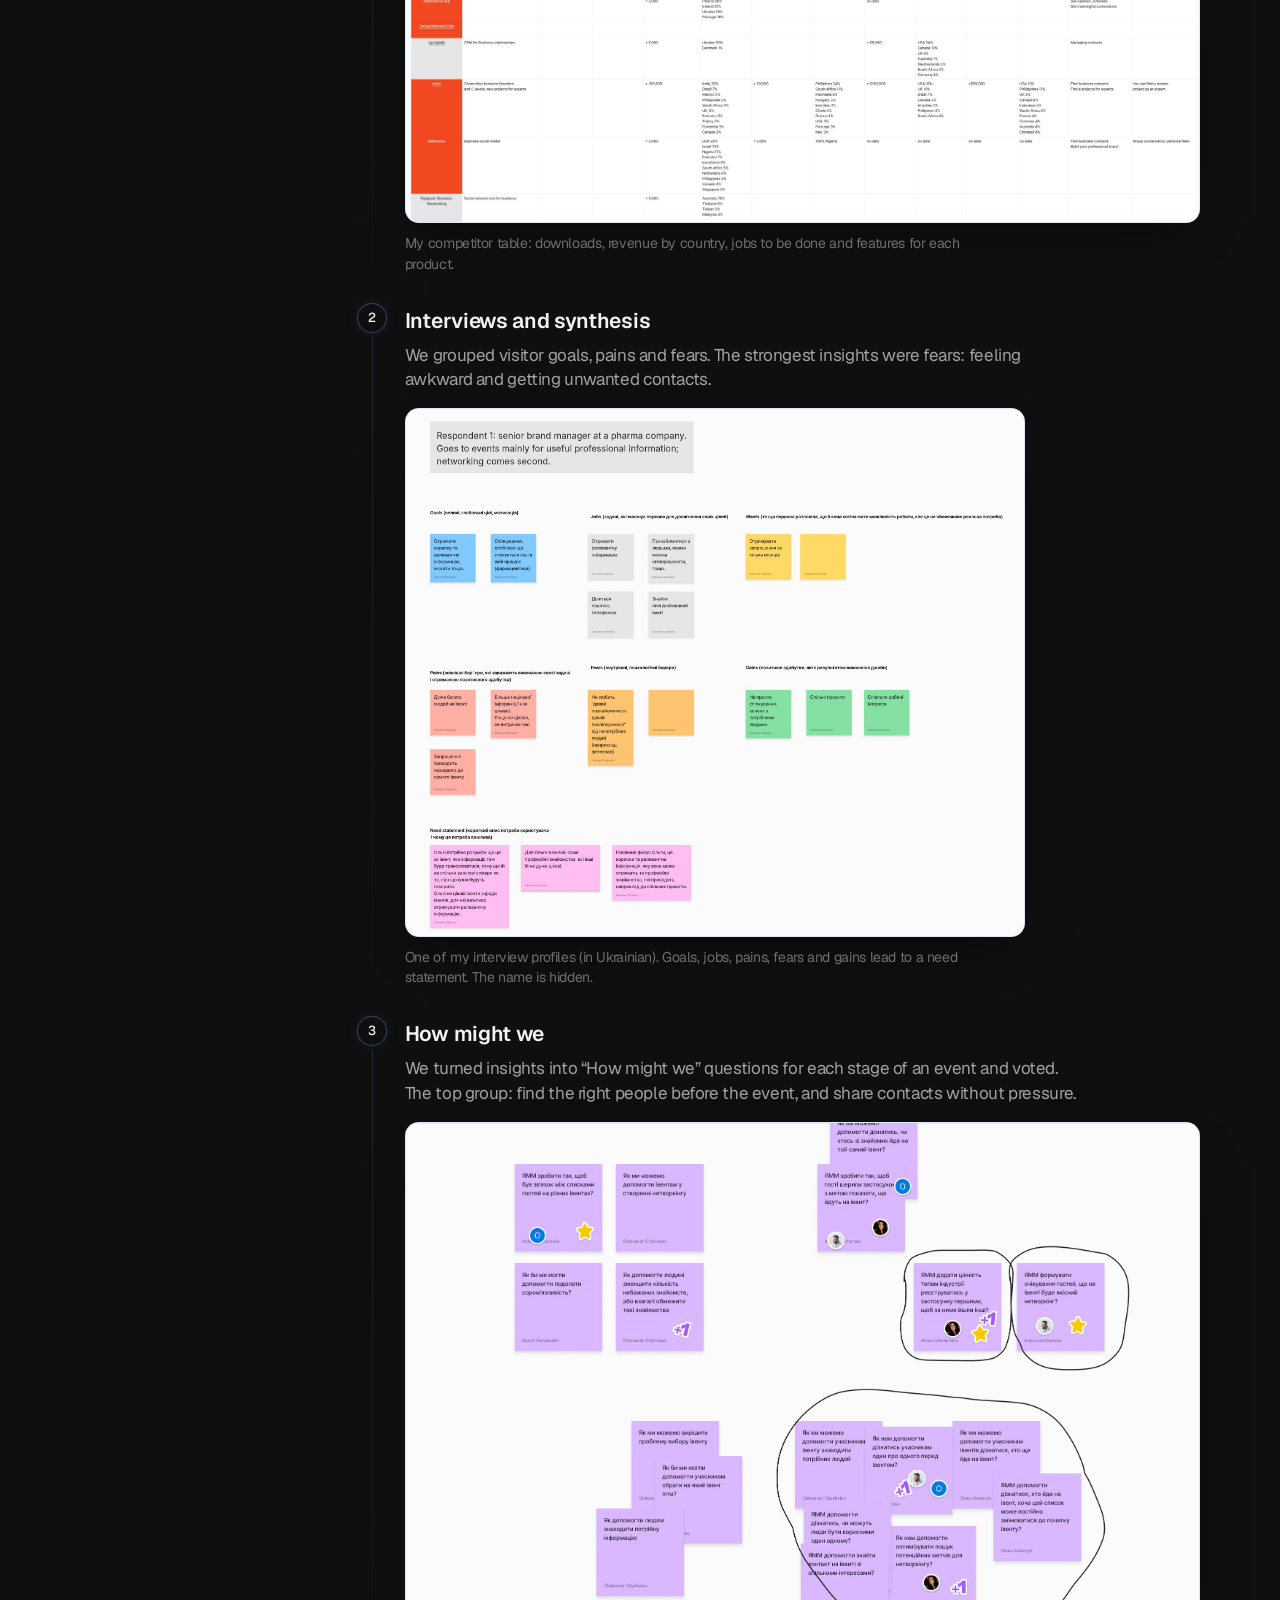
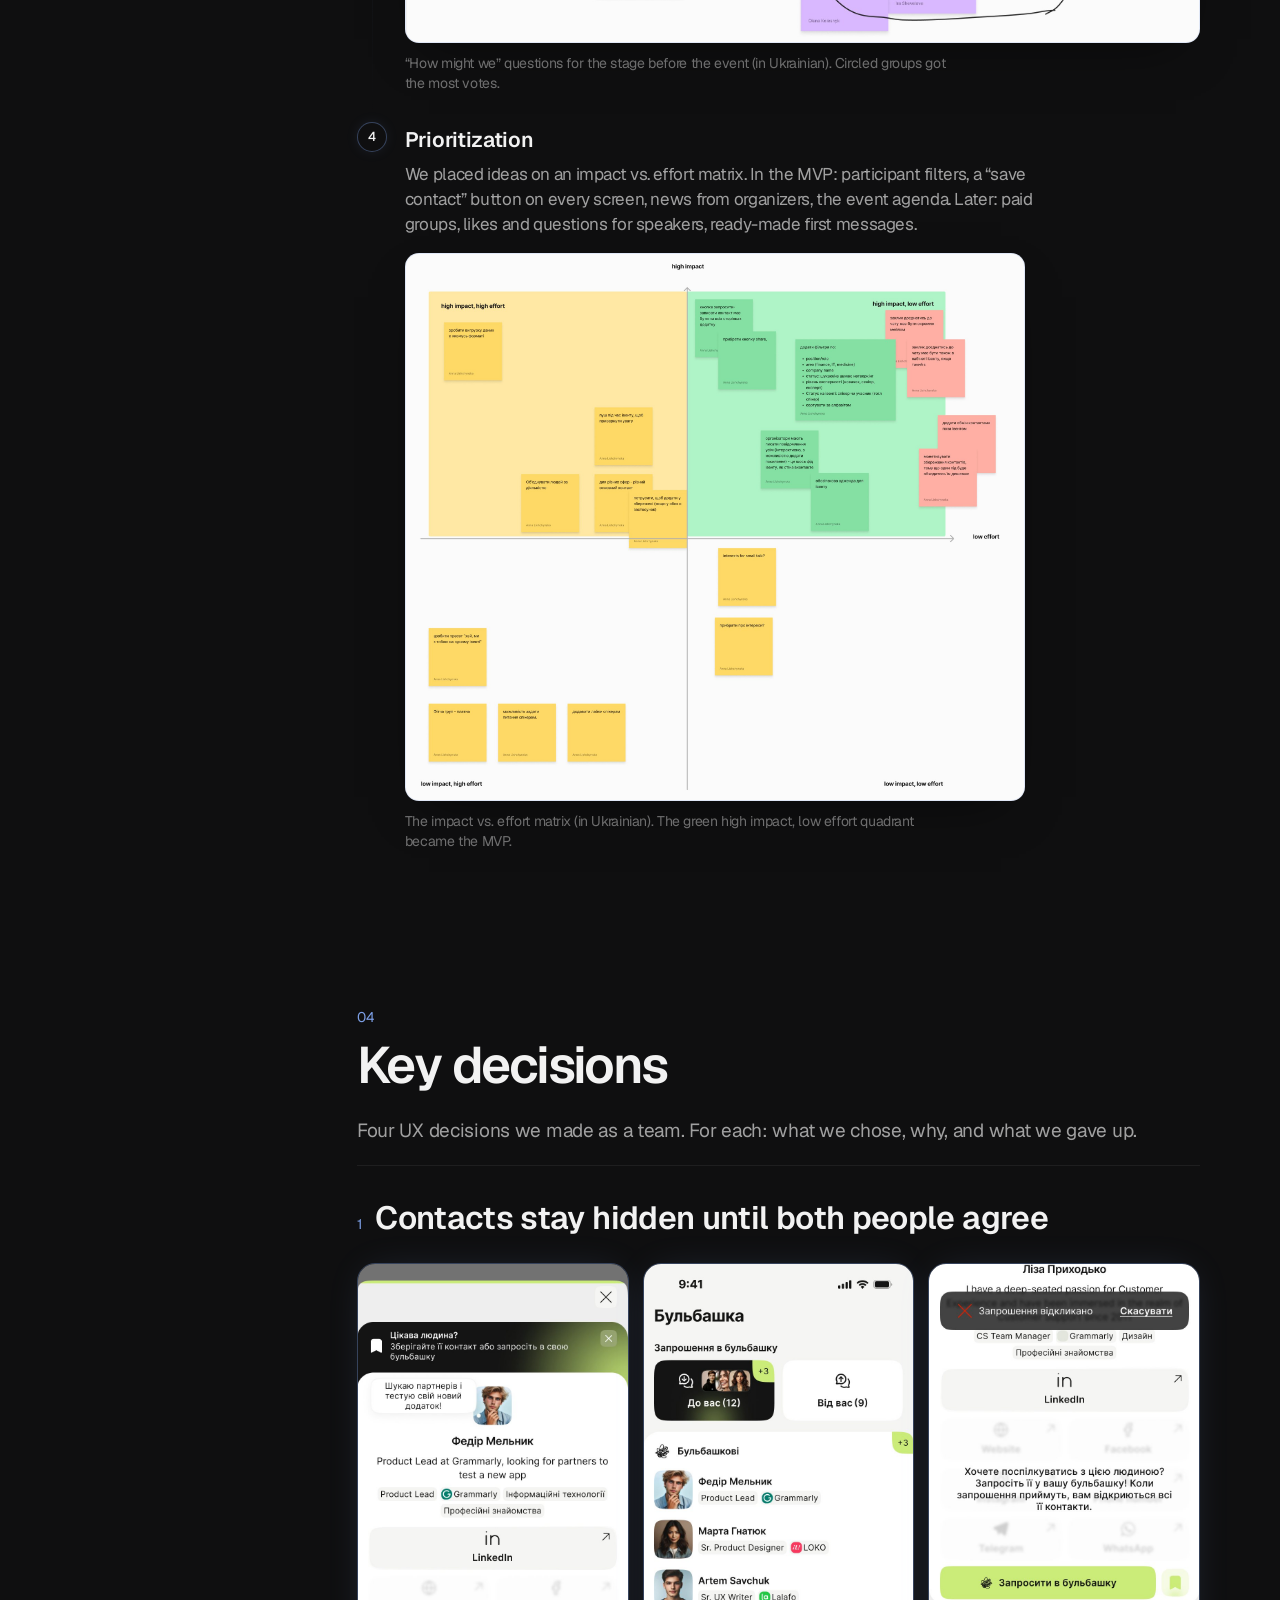
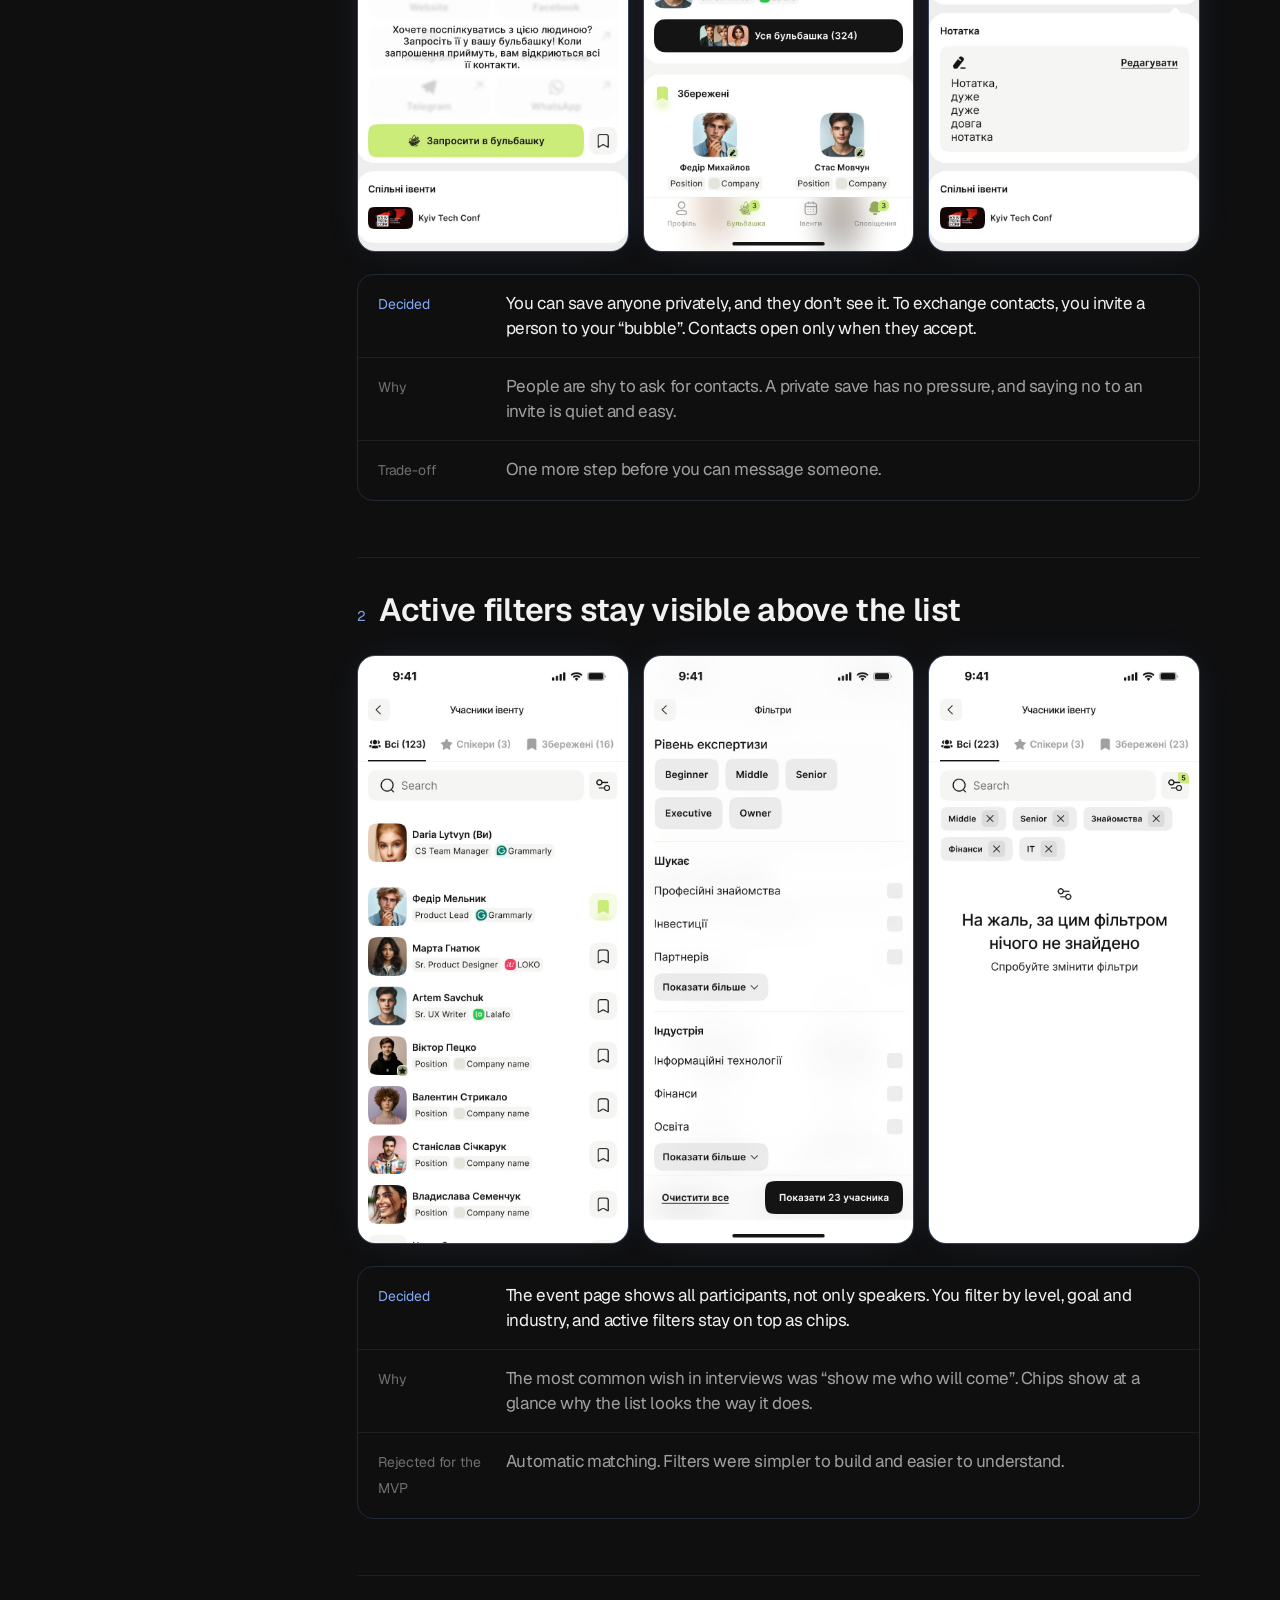
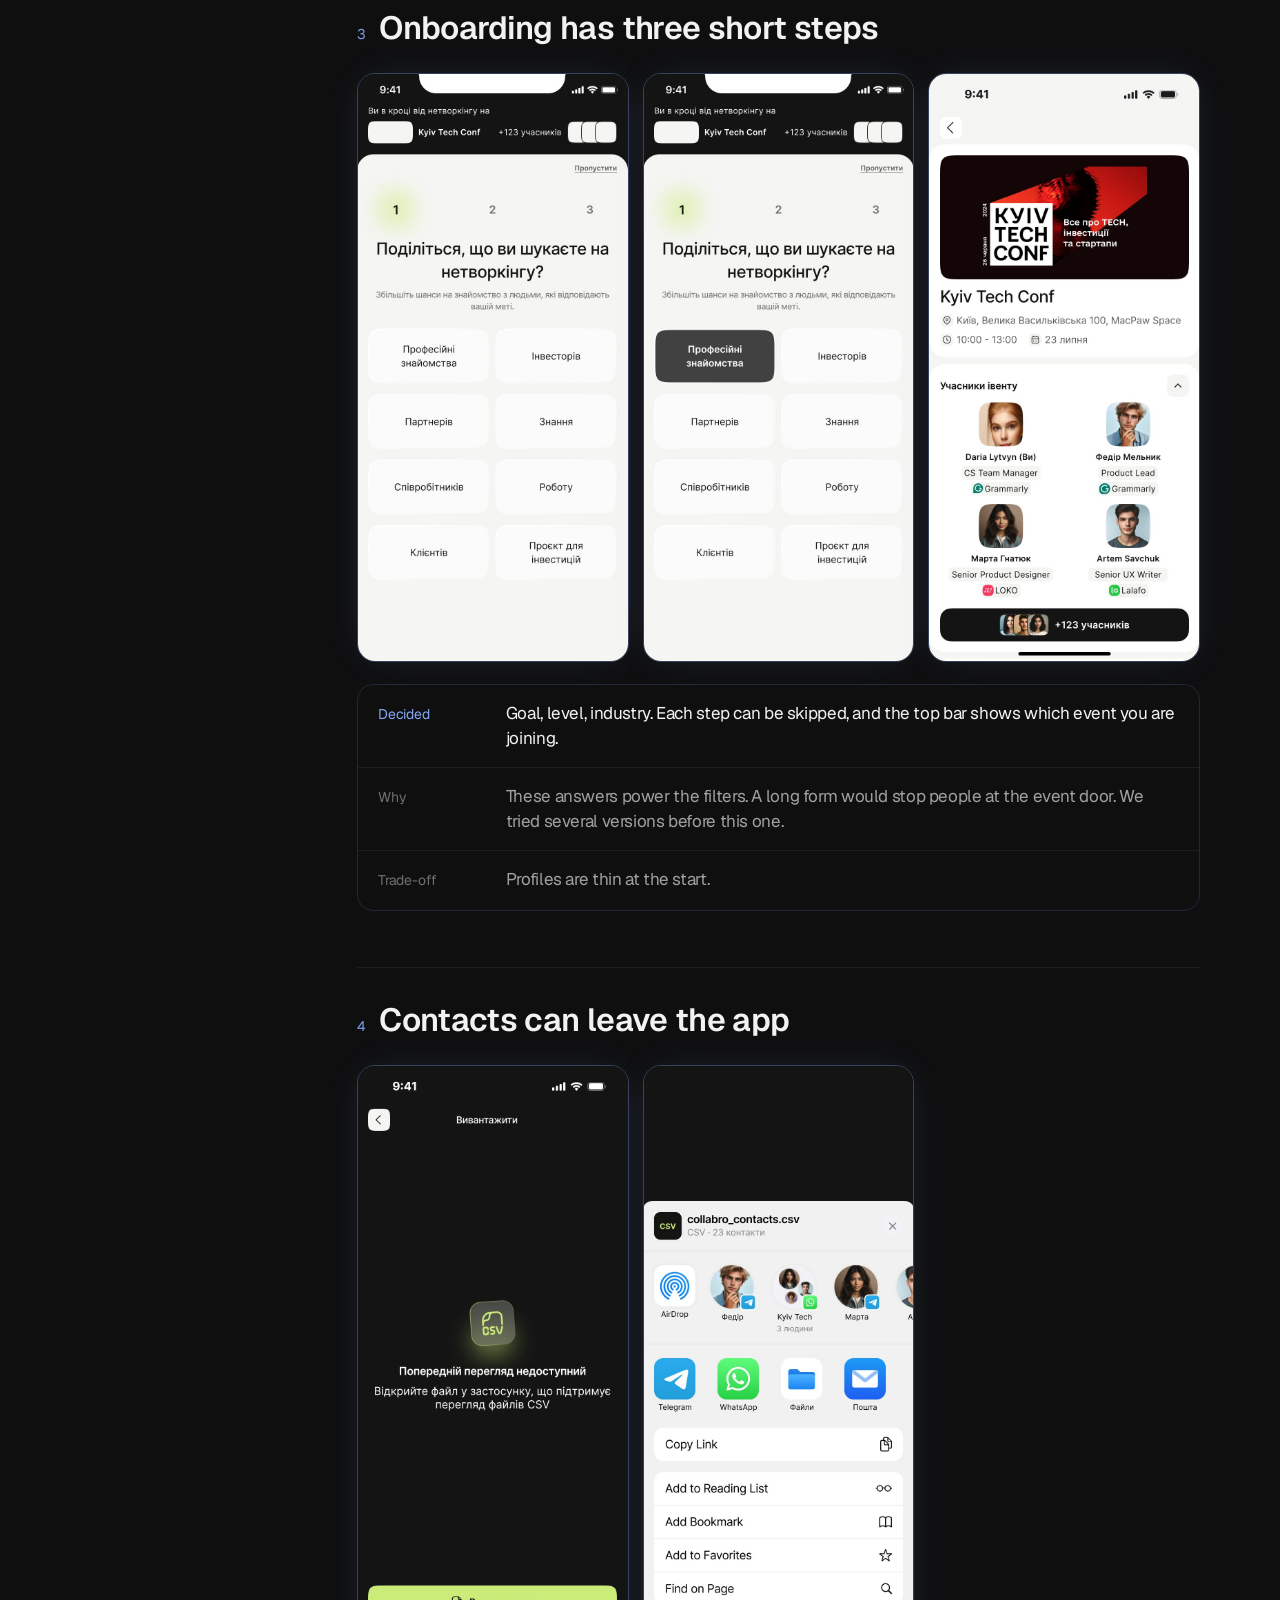
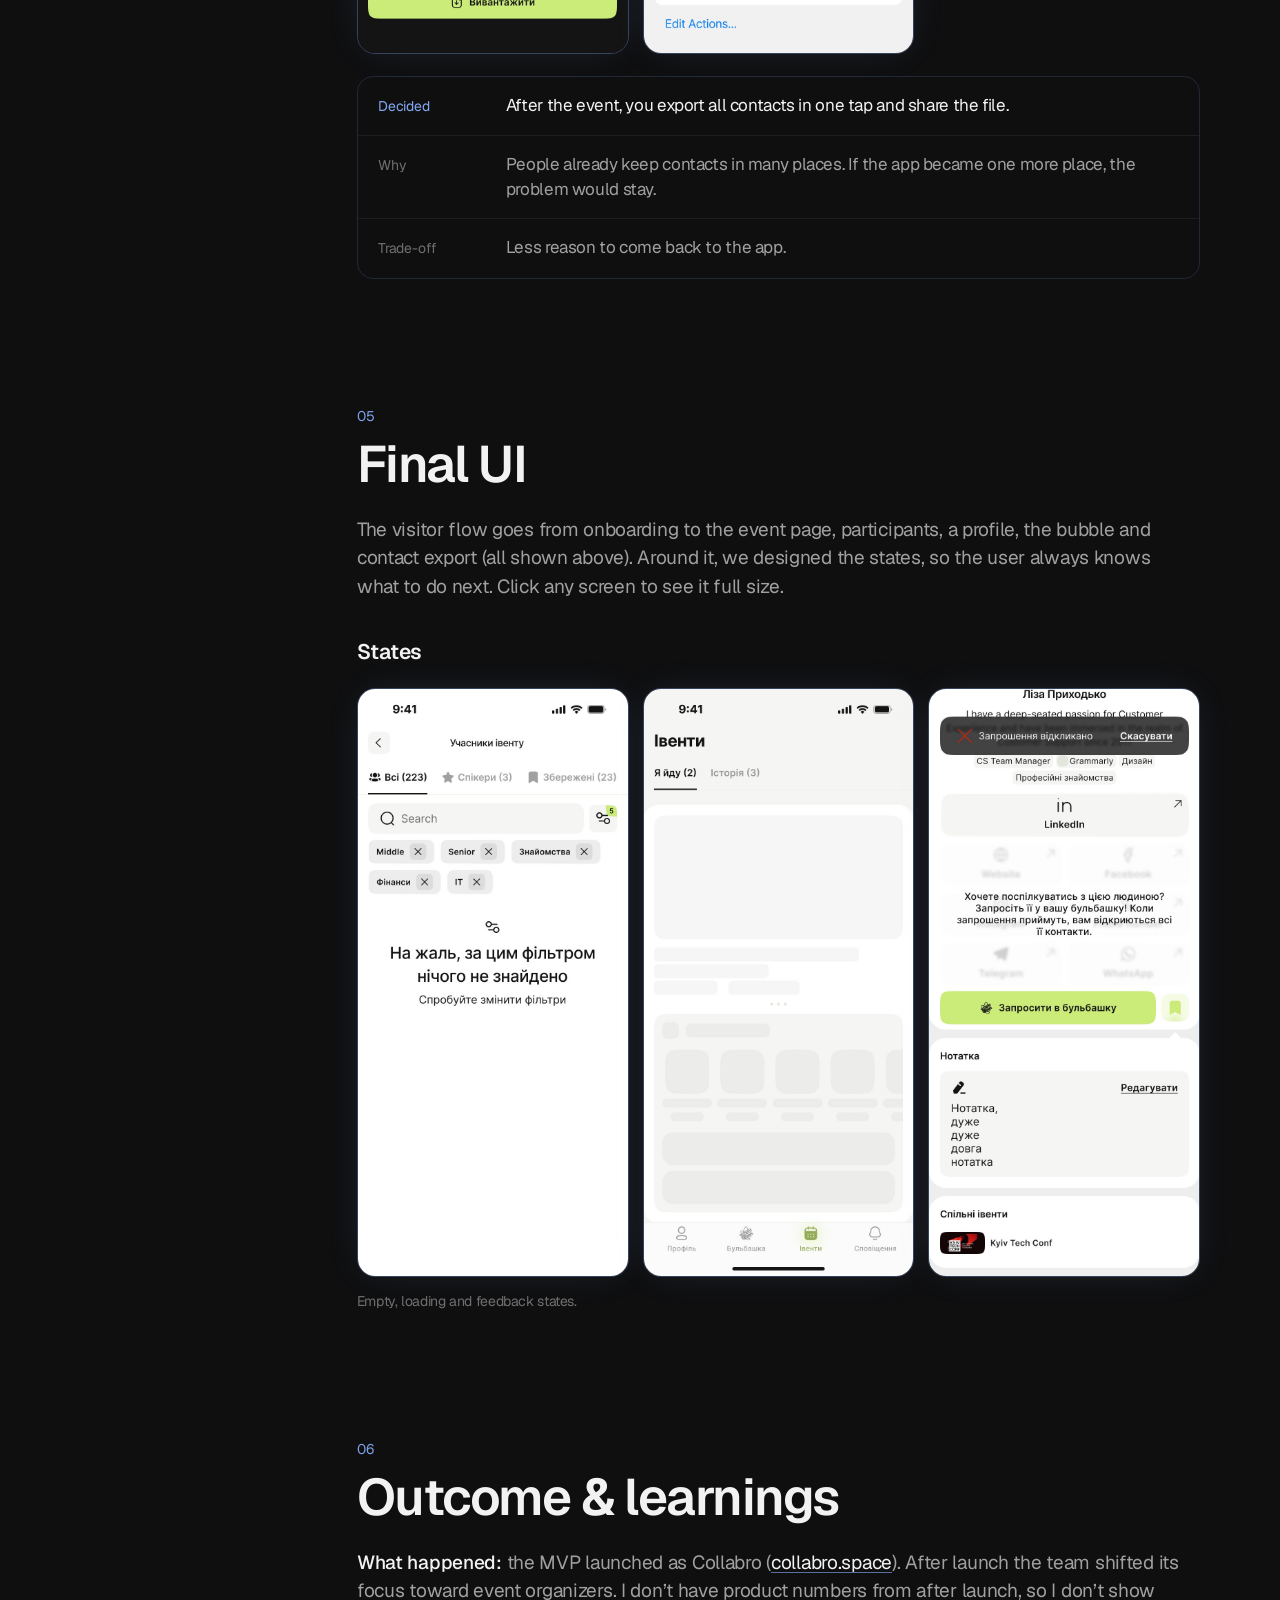
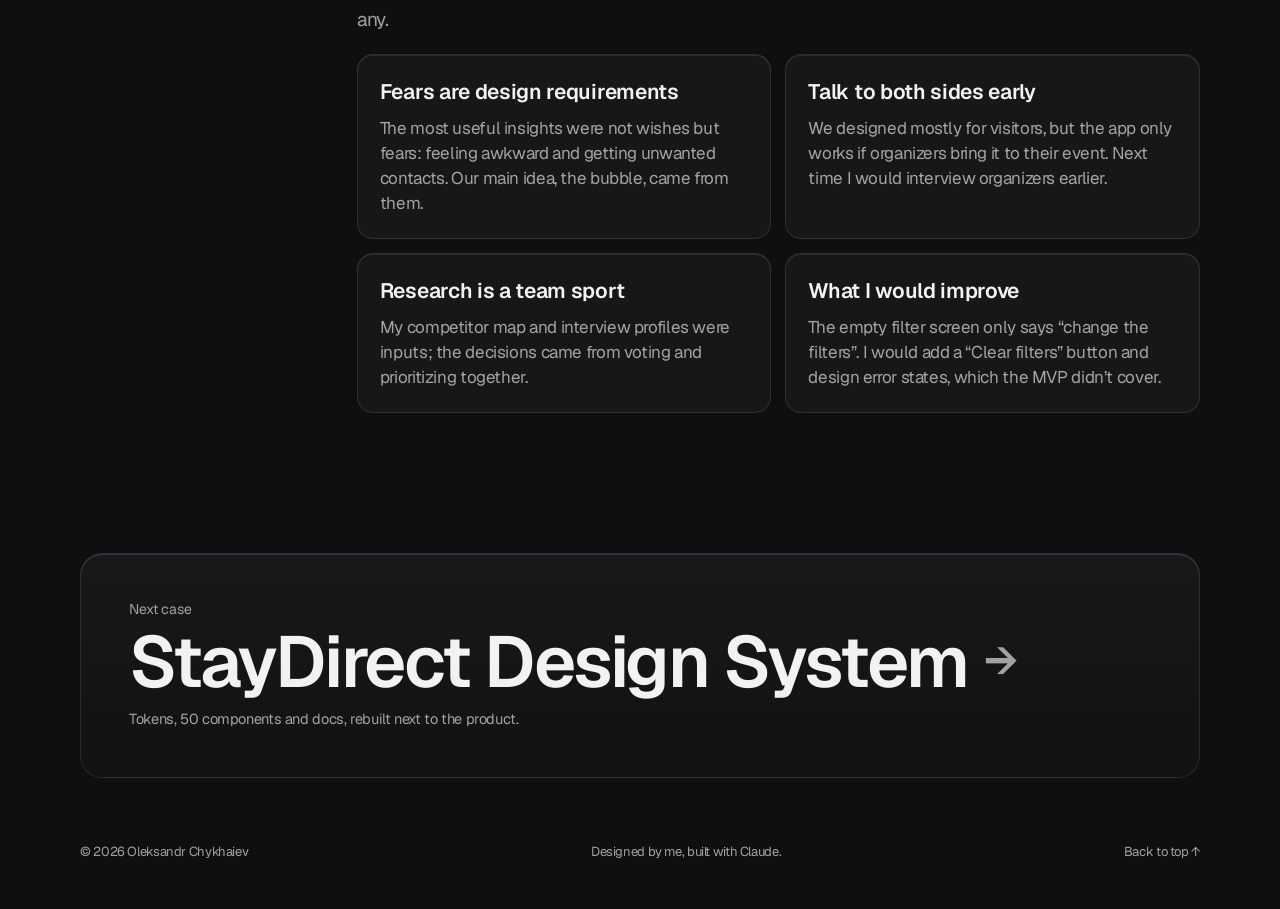
<file: work/collabro/index.html>
<!doctype html>
<html lang="en">
<head>
  <meta charset="utf-8" />
  <meta name="viewport" content="width=device-width, initial-scale=1" />
  <title>Collabro — Case study — Oleksandr Chykhaiev</title>
  <meta name="description" content="A networking app for offline events: a team design sprint that became a launched MVP." />
  <meta name="theme-color" content="#0f0f10" />
  <link rel="preload" href="/fonts/Geist-Variable.woff2" as="font" type="font/woff2" crossorigin />
  <link rel="stylesheet" href="/styles.css" />
</head>
<body class="case-page">
  <a class="skip" href="#content">Skip to content</a>

  <header class="top">
    <a class="brand" href="/" aria-label="Home">
      <span class="brand-name">Oleksandr Chykhaiev</span>
      <span class="brand-role">AI-driven UX/UI Designer</span>
    </a>
    <nav class="pill" aria-label="Sections">
      <span class="pill-glow" aria-hidden="true"></span>
      <a href="/#work" class="is-active">Work</a>
      <a href="/#about">About</a>
      <a href="/#experience">Experience</a>
      <a href="/#contact">Contact</a>
    </nav>
    <div class="top-links">
      <a href="#" data-todo="linkedin" target="_blank" rel="noopener">LinkedIn <span class="ne" aria-hidden="true">↗</span></a>
      <a href="#" data-todo="cv" target="_blank" rel="noopener">CV <span class="ne" aria-hidden="true">↗</span></a>
    </div>
  </header>

  <main id="content">
    <section class="wrap case-hero">
      <a class="back" href="/#work"><span aria-hidden="true">←</span> All work</a>
      <p class="eyebrow">Case study · Team design sprint, MVP launched in 2024</p>
      <h1 class="case-title">Collabro</h1>
      <p class="case-lead">A networking app for offline events that helps people find the right people and share contacts <em>without the awkward part</em>.</p>
      <dl class="meta">
        <div><dt>Role</dt><dd>UX/UI designer in a team</dd></div>
        <div><dt>Team</dt><dd>6 designers and a Product Design Lead</dd></div>
        <div><dt>Live</dt><dd><a class="inline" href="https://collabro.space/" target="_blank" rel="noopener">collabro.space ↗</a>, MVP launched in 2024</dd></div>
        <div><dt>My focus</dt><dd>Competitor research, interviews and synthesis, sprint workshop, UI</dd></div>
      </dl>
      <div class="tldr" aria-label="In short">
        <div><p class="label">Problem</p><p>At offline events people don’t know who is coming, feel awkward asking for a contact and lose contacts afterwards.</p></div>
        <div><p class="label">My role</p><p>One of six designers in a sprint: competitor research, interviews and synthesis, “How might we” questions and part of the UI.</p></div>
        <div><p class="label">Outcome</p><p>The MVP launched as Collabro in 2024. Its main idea, contacts shared only when both people agree, came from fears we heard in interviews.</p></div>
      </div>
    </section>

    <figure class="wrap case-cover reveal">
      <div class="cover-stage"><img src="/img/collabro/cover.jpg" alt="Five Collabro screens: onboarding, event page, participants, a profile and the bubble" width="2400" height="1110" /></div>
    </figure>

    <div class="wrap case-layout">
      <nav class="toc" aria-label="On this page">
        <p class="label">On this page</p>
        <ol>
          <li><a href="#context">Context &amp; role</a></li>
          <li><a href="#problem">Problem</a></li>
          <li><a href="#process">Process</a></li>
          <li><a href="#decisions">Key decisions</a></li>
          <li><a href="#final">Final UI</a></li>
          <li><a href="#outcome">Outcome</a></li>
        </ol>
      </nav>

      <article class="case-body">
        <section id="context" class="cs">
          <p class="cs-n">01</p>
          <h2>Context &amp; my role</h2>
          <p>In 2024 our team of six designers ran a design sprint led by Anna Lishchynska, Product Design Lead. We called the product Bubble during the sprint. It launched as an MVP under the name Collabro: a mobile app that helps people at offline events find the right people and share contacts.</p>
          <p>This was team work. Below, “we” means team decisions and “I” means my own part:</p>
          <ul class="ticks">
            <li><b>Competitor research.</b> I reviewed 22 products and grouped them into event apps, social networks like LinkedIn, and simple tools like spreadsheets. I studied Bizzabo, Grip and Pappyon in detail.</li>
            <li><b>Interviews.</b> I took part in interviews with event visitors, wrote participant profiles and helped group their goals, pains and fears.</li>
            <li><b>Sprint workshop.</b> I wrote “How might we” questions for each stage of an event: unwanted contacts, the fear of starting a talk and lost contacts.</li>
            <li><b>UI.</b> I worked with the team on onboarding, the event page, participants, profile, the bubble and contact export.</li>
          </ul>
          <p class="muted">The app is in Ukrainian. People in the screens are sample profiles, not real participants.</p>
        </section>

        <section id="problem" class="cs">
          <p class="cs-n">02</p>
          <h2>Problem</h2>
          <p>At offline events it is hard to meet the right people. In interviews, visitors described the same problems before, during and after an event.</p>
          <div class="table-wrap">
            <table class="map">
              <thead><tr><th>Stage</th><th>What people told us</th></tr></thead>
              <tbody>
                <tr><td>Before</td><td>“I don’t know who is coming.” Event pages show speakers, not participants, so people can’t judge if the event is worth their time.</td></tr>
                <tr><td>During</td><td>Asking for a contact feels awkward. People are shy to start a talk, don’t want to take someone’s time, and don’t want contacts from random people.</td></tr>
                <tr><td>After</td><td>Names and context are forgotten. Contacts end up spread across business cards, Telegram, LinkedIn and spreadsheets.</td></tr>
              </tbody>
            </table>
          </div>
          <p>Existing tools didn’t cover this. Event apps only work when the organizer pays for them, and social networks aren’t tied to a specific event.</p>
        </section>

        <section id="process" class="cs">
          <p class="cs-n">03</p>
          <h2>Process highlights</h2>
          <p>Only the steps that changed our decisions, from research to the MVP scope.</p>
          <ol class="steps">
            <li><h3>Competitor research</h3><p>Apps like Bizzabo and Grip work only if the organizer buys them, and you need a ticket to log in. LinkedIn isn’t connected to a specific event. We saw a gap between the two: an app tied to the event, but useful to the visitor.</p><figure class="step-fig"><div class="shot"><img src="/img/collabro/research-competitors.jpg" alt="Competitor table: positioning, downloads and revenue by country, jobs to be done, features, pros and cons for networking and event apps" loading="lazy" width="3620" height="1210" /></div><figcaption>My competitor table: downloads, revenue by country, jobs to be done and features for each product.</figcaption></figure></li>
            <li><h3>Interviews and synthesis</h3><p>We grouped visitor goals, pains and fears. The strongest insights were fears: feeling awkward and getting unwanted contacts.</p><figure class="step-fig tall"><div class="shot"><img src="/img/collabro/research-profile.jpg" alt="Interview profile of one respondent: goals, jobs, wants, pains, fears, gains and need statements on sticky notes" loading="lazy" width="2222" height="1892" /></div><figcaption>One of my interview profiles (in Ukrainian). Goals, jobs, pains, fears and gains lead to a need statement. The name is hidden.</figcaption></figure></li>
            <li><h3>How might we</h3><p>We turned insights into “How might we” questions for each stage of an event and voted. The top group: find the right people before the event, and share contacts without pressure.</p><figure class="step-fig"><div class="shot"><img src="/img/collabro/research-hmw.jpg" alt="How might we questions for the before-the-event stage, with votes and the top groups circled" loading="lazy" width="2173" height="1422" /></div><figcaption>“How might we” questions for the stage before the event (in Ukrainian). Circled groups got the most votes.</figcaption></figure></li>
            <li><h3>Prioritization</h3><p>We placed ideas on an impact vs. effort matrix. In the MVP: participant filters, a “save contact” button on every screen, news from organizers, the event agenda. Later: paid groups, likes and questions for speakers, ready-made first messages.</p><figure class="step-fig tall"><div class="shot"><img src="/img/collabro/research-matrix.jpg" alt="Impact vs. effort matrix with feature ideas on sticky notes in four quadrants" loading="lazy" width="2230" height="1970" /></div><figcaption>The impact vs. effort matrix (in Ukrainian). The green high impact, low effort quadrant became the MVP.</figcaption></figure></li>
          </ol>
        </section>

        <section id="decisions" class="cs">
          <p class="cs-n">04</p>
          <h2>Key decisions</h2>
          <p>Four UX decisions we made as a team. For each: what we chose, why, and what we gave up.</p>

          <div class="decision">
            <h3><span>1</span> Contacts stay hidden until both people agree</h3>
            <figure class="phones phones-3">
              <div class="phone-shot"><img src="/img/collabro/profile.jpg" alt="A profile: LinkedIn is open, other contacts are blurred until the person accepts an invite to your bubble" loading="lazy" width="786" height="1704" /></div>
              <div class="phone-shot"><img src="/img/collabro/bubble.jpg" alt="The bubble: invites to you and from you, people in your bubble, and privately saved contacts" loading="lazy" width="786" height="1704" /></div>
              <div class="phone-shot"><img src="/img/collabro/snackbar.jpg" alt="An invite withdrawn, with Undo in a snackbar, and a private note about the person" loading="lazy" width="786" height="1704" /></div>
            </figure>
            <dl class="dec">
              <div><dt>Decided</dt><dd>You can save anyone privately, and they don’t see it. To exchange contacts, you invite a person to your “bubble”. Contacts open only when they accept.</dd></div>
              <div><dt>Why</dt><dd>People are shy to ask for contacts. A private save has no pressure, and saying no to an invite is quiet and easy.</dd></div>
              <div><dt>Trade-off</dt><dd>One more step before you can message someone.</dd></div>
            </dl>
          </div>

          <div class="decision">
            <h3><span>2</span> Active filters stay visible above the list</h3>
            <figure class="phones phones-3">
              <div class="phone-shot"><img src="/img/collabro/participants.jpg" alt="Event participants: all, speakers and saved tabs, search, and a save button on every row" loading="lazy" width="786" height="1704" /></div>
              <div class="phone-shot"><img src="/img/collabro/filters.jpg" alt="Filters: level of expertise, what people look for, and industry, with Show 23 participants" loading="lazy" width="786" height="1704" /></div>
              <div class="phone-shot"><img src="/img/collabro/empty.jpg" alt="Empty state: five active filter chips and nothing found" loading="lazy" width="786" height="1704" /></div>
            </figure>
            <dl class="dec">
              <div><dt>Decided</dt><dd>The event page shows all participants, not only speakers. You filter by level, goal and industry, and active filters stay on top as chips.</dd></div>
              <div><dt>Why</dt><dd>The most common wish in interviews was “show me who will come”. Chips show at a glance why the list looks the way it does.</dd></div>
              <div><dt>Rejected for the MVP</dt><dd>Automatic matching. Filters were simpler to build and easier to understand.</dd></div>
            </dl>
          </div>

          <div class="decision">
            <h3><span>3</span> Onboarding has three short steps</h3>
            <figure class="phones phones-3">
              <div class="phone-shot"><img src="/img/collabro/onb-1.jpg" alt="Onboarding step 1 of 3: what are you looking for, with the event shown in the top bar and a Skip link" loading="lazy" width="786" height="1704" /></div>
              <div class="phone-shot"><img src="/img/collabro/onb-1-selected.jpg" alt="The same step with Professional contacts selected" loading="lazy" width="786" height="1704" /></div>
              <div class="phone-shot"><img src="/img/collabro/event.jpg" alt="Event page: event details and the participants who are coming" loading="lazy" width="786" height="1704" /></div>
            </figure>
            <dl class="dec">
              <div><dt>Decided</dt><dd>Goal, level, industry. Each step can be skipped, and the top bar shows which event you are joining.</dd></div>
              <div><dt>Why</dt><dd>These answers power the filters. A long form would stop people at the event door. We tried several versions before this one.</dd></div>
              <div><dt>Trade-off</dt><dd>Profiles are thin at the start.</dd></div>
            </dl>
          </div>

          <div class="decision">
            <h3><span>4</span> Contacts can leave the app</h3>
            <figure class="phones phones-3">
              <div class="phone-shot"><img src="/img/collabro/export.jpg" alt="Export: a CSV file with all contacts and one Export button" loading="lazy" width="786" height="1704" /></div>
              <div class="phone-shot"><img src="/img/collabro/share-v3.jpg" alt="The system share sheet with the exported contacts file: Mail, Messages, Files and more" loading="lazy" width="786" height="1704" /></div>
            </figure>
            <dl class="dec">
              <div><dt>Decided</dt><dd>After the event, you export all contacts in one tap and share the file.</dd></div>
              <div><dt>Why</dt><dd>People already keep contacts in many places. If the app became one more place, the problem would stay.</dd></div>
              <div><dt>Trade-off</dt><dd>Less reason to come back to the app.</dd></div>
            </dl>
          </div>
        </section>

        <section id="final" class="cs">
          <p class="cs-n">05</p>
          <h2>Final UI</h2>
          <p>The visitor flow goes from onboarding to the event page, participants, a profile, the bubble and contact export (all shown above). Around it, we designed the states, so the user always knows what to do next. Click any screen to see it full size.</p>
          <h3 class="sub">States</h3>
          <figure class="phones phones-3">
            <div class="phone-shot"><img src="/img/collabro/empty.jpg" alt="Empty: no participants match the filters" loading="lazy" width="786" height="1704" /></div>
            <div class="phone-shot"><img src="/img/collabro/skeleton.jpg" alt="Loading: skeleton for My events" loading="lazy" width="786" height="1704" /></div>
            <div class="phone-shot"><img src="/img/collabro/snackbar.jpg" alt="Feedback: invite withdrawn, with Undo" loading="lazy" width="786" height="1704" /></div>
            <figcaption>Empty, loading and feedback states.</figcaption>
          </figure>
        </section>

        <section id="outcome" class="cs">
          <p class="cs-n">06</p>
          <h2>Outcome &amp; learnings</h2>
          <p><b>What happened:</b> the MVP launched as Collabro (<a class="inline" href="https://collabro.space/" target="_blank" rel="noopener">collabro.space</a>). After launch the team shifted its focus toward event organizers. I don’t have product numbers from after launch, so I don’t show any.</p>
          <div class="learn">
            <div><h3>Fears are design requirements</h3><p>The most useful insights were not wishes but fears: feeling awkward and getting unwanted contacts. Our main idea, the bubble, came from them.</p></div>
            <div><h3>Talk to both sides early</h3><p>We designed mostly for visitors, but the app only works if organizers bring it to their event. Next time I would interview organizers earlier.</p></div>
            <div><h3>Research is a team sport</h3><p>My competitor map and interview profiles were inputs; the decisions came from voting and prioritizing together.</p></div>
            <div><h3>What I would improve</h3><p>The empty filter screen only says “change the filters”. I would add a “Clear filters” button and design error states, which the MVP didn’t cover.</p></div>
          </div>
        </section>
      </article>
    </div>

    <section class="wrap next">
      <a class="card next-card" href="/work/design-system/">
        <span class="label">Next case</span>
        <span class="next-title">StayDirect Design System <span class="arrow" aria-hidden="true">→</span></span>
        <span class="card-meta">Tokens, 50 components and docs, rebuilt next to the product.</span>
      </a>
    </section>
  </main>

  <footer class="wrap foot">
    <p>© 2026 Oleksandr Chykhaiev</p>
    <p class="muted">Designed by me, built with Claude.</p>
    <a href="#content">Back to top ↑</a>
  </footer>

  <div class="toast" role="status" aria-live="polite"></div>
  <script src="/main.js" defer></script>
</body>
</html>
</file>
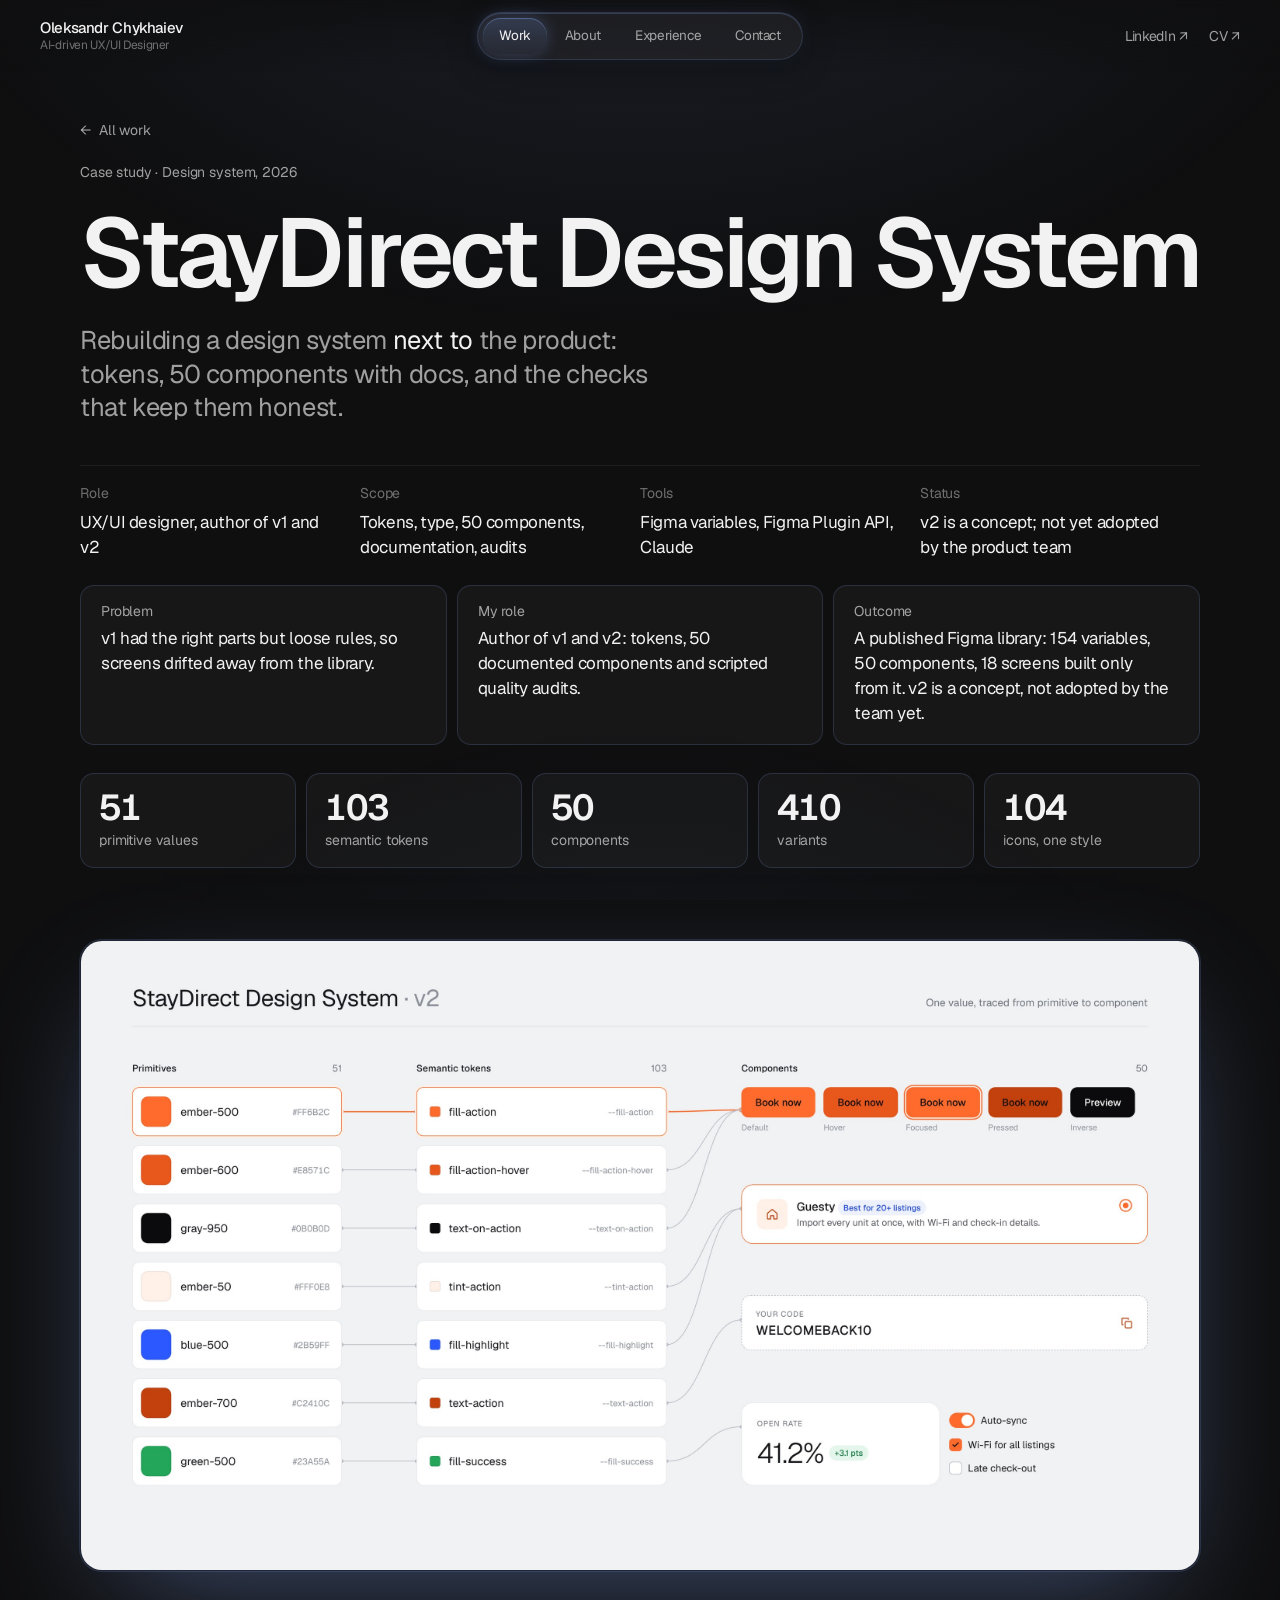
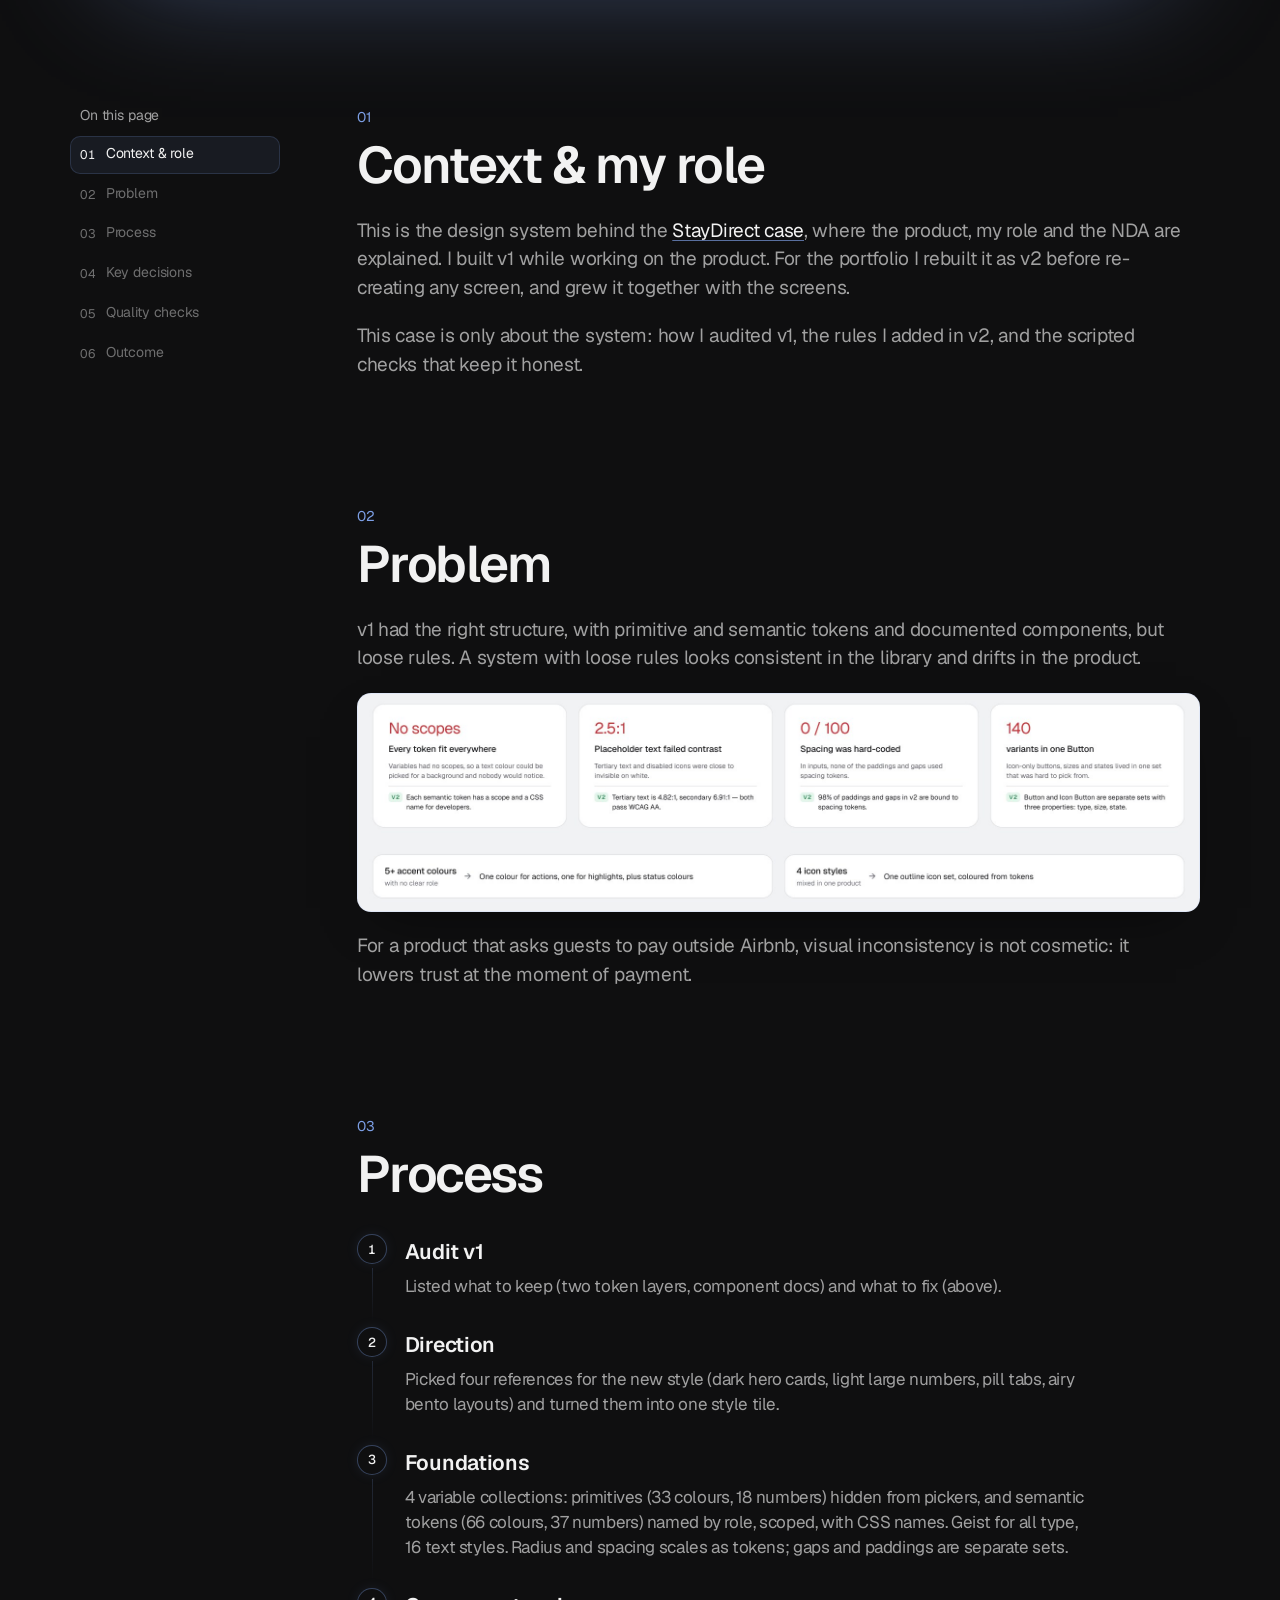
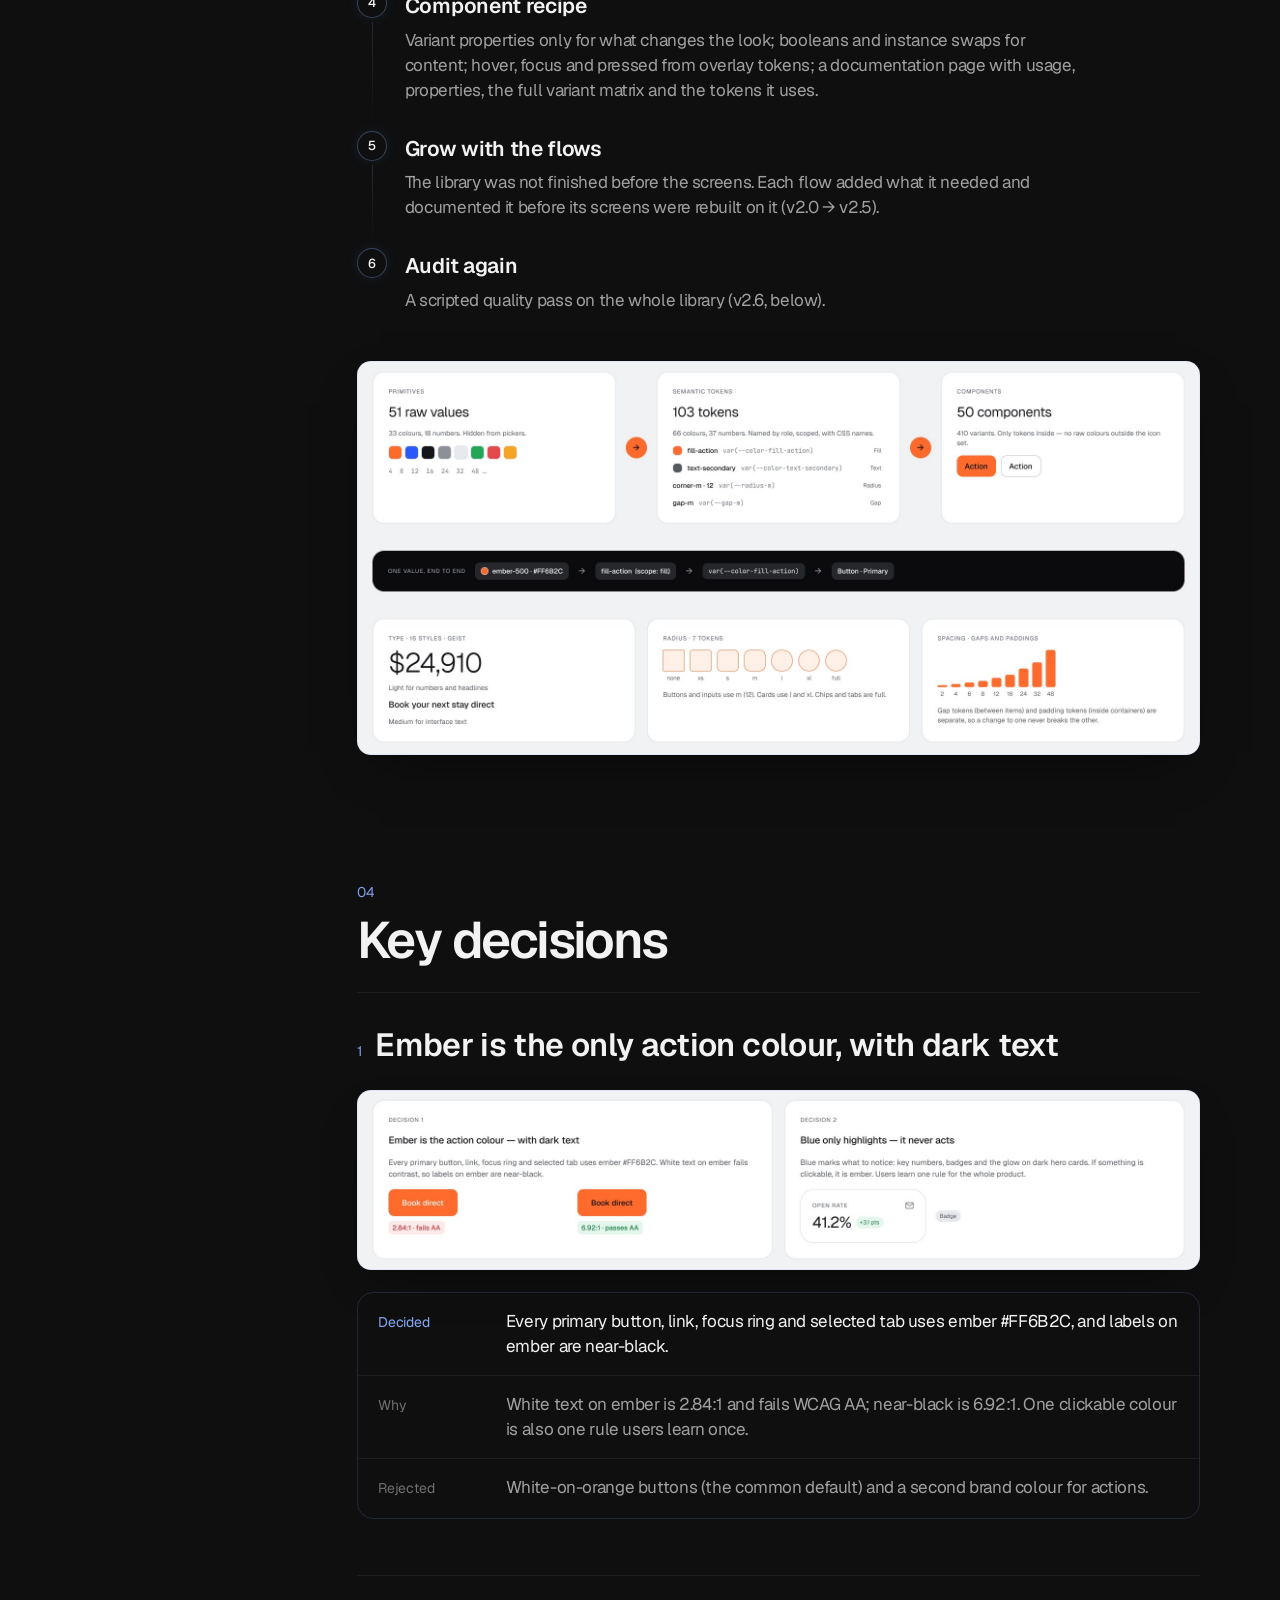
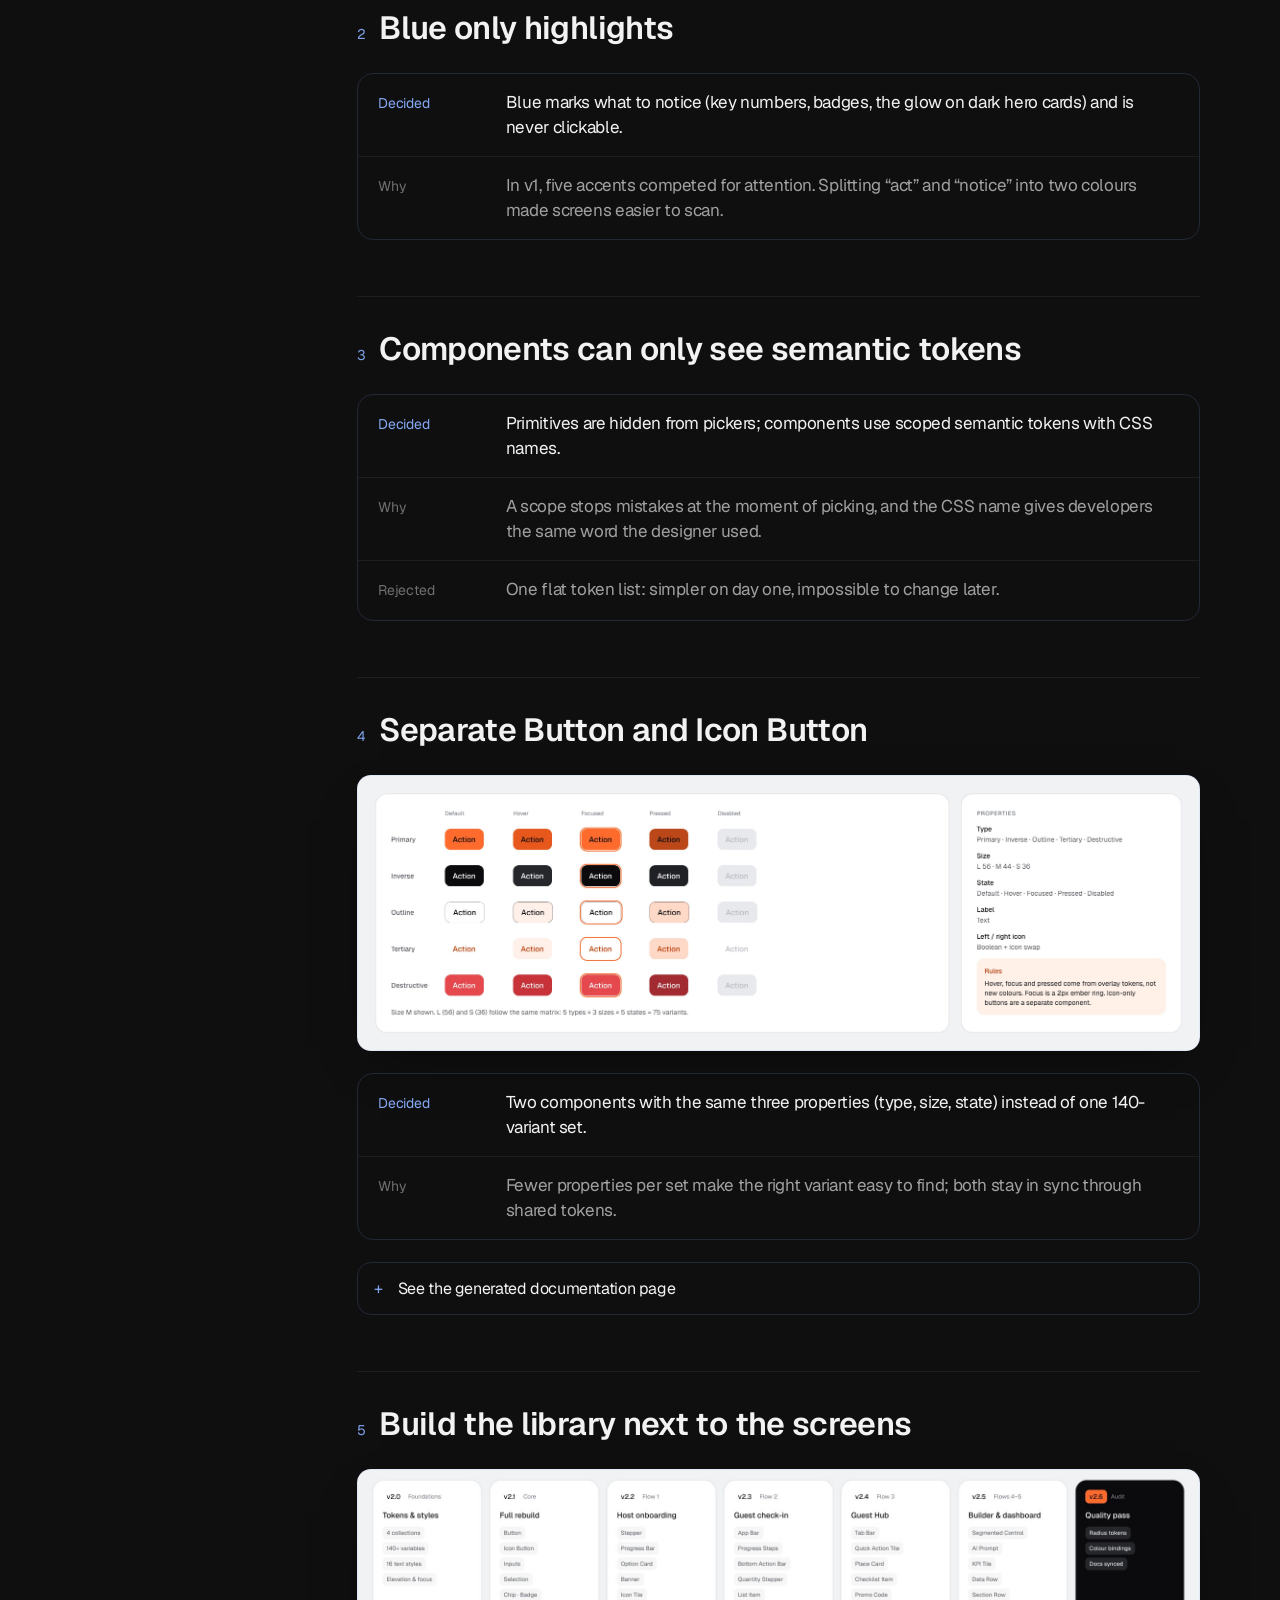
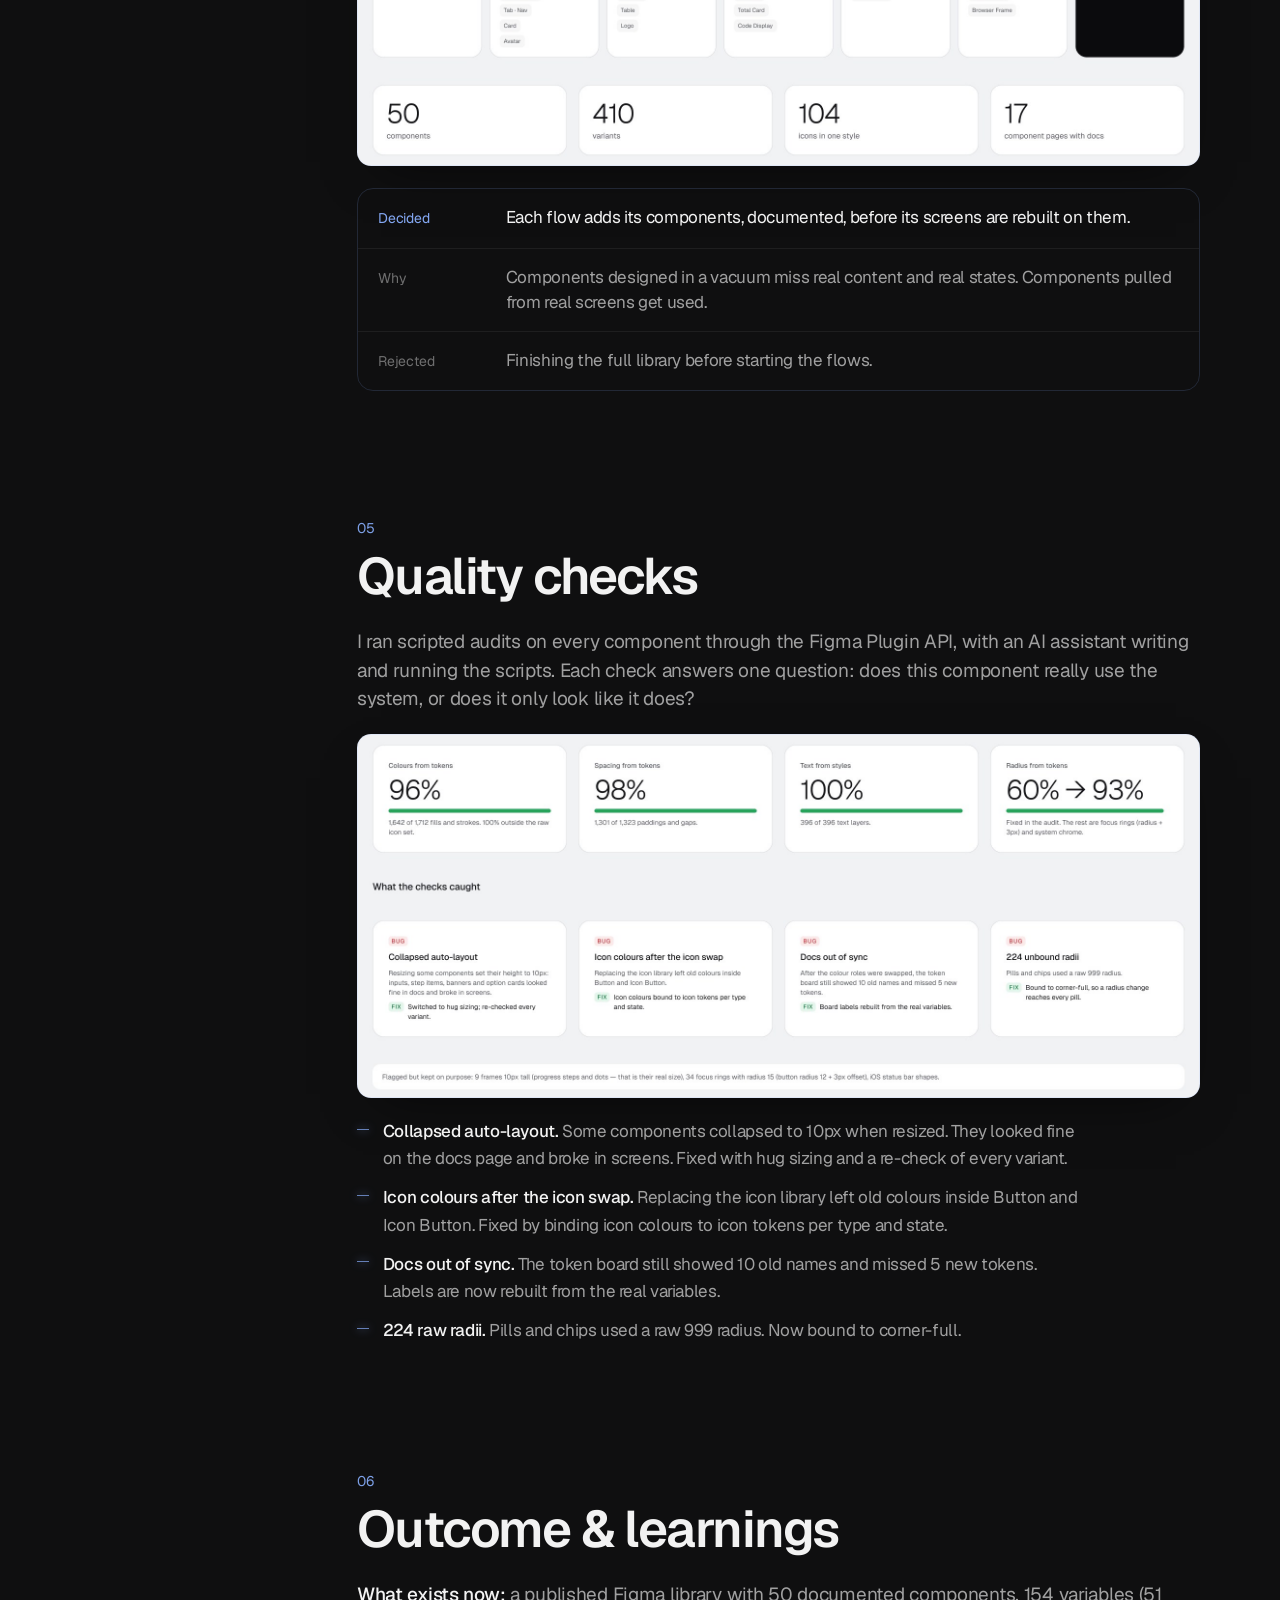
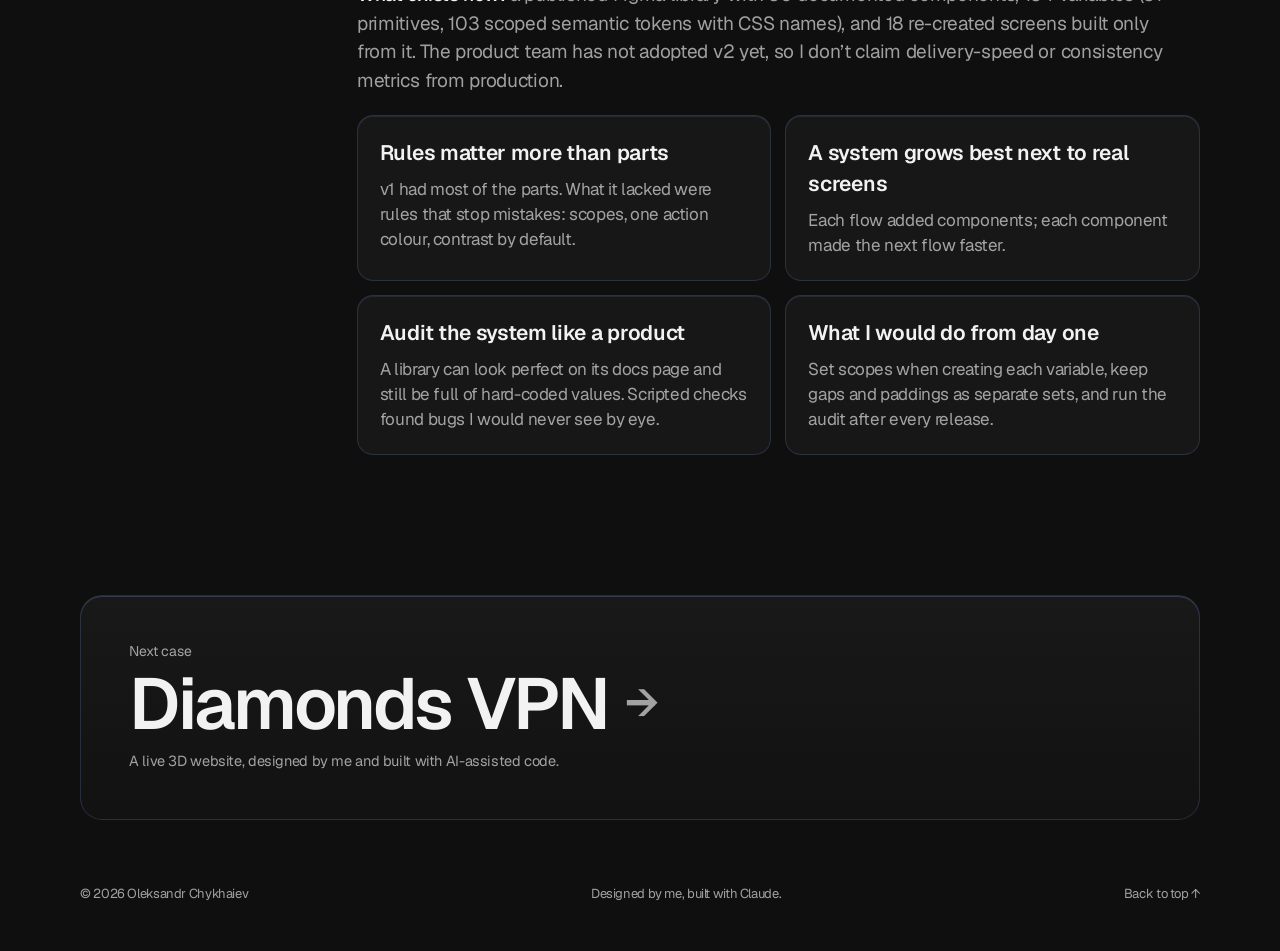
<file: work/design-system/index.html>
<!doctype html>
<html lang="en">
<head>
  <meta charset="utf-8" />
  <meta name="viewport" content="width=device-width, initial-scale=1" />
  <title>StayDirect Design System — Case study — Oleksandr Chykhaiev</title>
  <meta name="description" content="Rebuilding a design system next to the product: tokens, 50 components with docs, and the checks that keep them honest." />
  <meta name="theme-color" content="#0f0f10" />
  <link rel="preload" href="/fonts/Geist-Variable.woff2" as="font" type="font/woff2" crossorigin />
  <link rel="stylesheet" href="/styles.css" />
</head>
<body class="case-page">
  <a class="skip" href="#content">Skip to content</a>

  <header class="top">
    <a class="brand" href="/" aria-label="Home">
      <span class="brand-name">Oleksandr Chykhaiev</span>
      <span class="brand-role">AI-driven UX/UI Designer</span>
    </a>
    <nav class="pill" aria-label="Sections">
      <span class="pill-glow" aria-hidden="true"></span>
      <a href="/#work" class="is-active">Work</a>
      <a href="/#about">About</a>
      <a href="/#experience">Experience</a>
      <a href="/#contact">Contact</a>
    </nav>
    <div class="top-links">
      <a href="#" data-todo="linkedin" target="_blank" rel="noopener">LinkedIn <span class="ne" aria-hidden="true">↗</span></a>
      <a href="#" data-todo="cv" target="_blank" rel="noopener">CV <span class="ne" aria-hidden="true">↗</span></a>
    </div>
  </header>

  <main id="content">
    <section class="wrap case-hero">
      <a class="back" href="/#work"><span aria-hidden="true">←</span> All work</a>
      <p class="eyebrow">Case study · Design system, 2026</p>
      <h1 class="case-title">StayDirect Design System</h1>
      <p class="case-lead">Rebuilding a design system <em>next to</em> the product: tokens, 50 components with docs, and the checks that keep them honest.</p>
      <dl class="meta">
        <div><dt>Role</dt><dd>UX/UI designer, author of v1 and v2</dd></div>
        <div><dt>Scope</dt><dd>Tokens, type, 50 components, documentation, audits</dd></div>
        <div><dt>Tools</dt><dd>Figma variables, Figma Plugin API, Claude</dd></div>
        <div><dt>Status</dt><dd>v2 is a concept; not yet adopted by the product team</dd></div>
      </dl>
      <div class="tldr" aria-label="In short">
        <div><p class="label">Problem</p><p>v1 had the right parts but loose rules, so screens drifted away from the library.</p></div>
        <div><p class="label">My role</p><p>Author of v1 and v2: tokens, 50 documented components and scripted quality audits.</p></div>
        <div><p class="label">Outcome</p><p>A published Figma library: 154 variables, 50 components, 18 screens built only from it. v2 is a concept, not adopted by the team yet.</p></div>
      </div>
      <div class="stats-row" aria-label="In numbers">
        <div><b>51</b><span>primitive values</span></div>
        <div><b>103</b><span>semantic tokens</span></div>
        <div><b>50</b><span>components</span></div>
        <div><b>410</b><span>variants</span></div>
        <div><b>104</b><span>icons, one style</span></div>
      </div>
    </section>

    <figure class="wrap case-cover reveal">
      <div class="cover-stage"><img src="/img/ds/cover-v2.jpg" alt="One value traced through the system: ember-500 primitive to the fill-action token to the Button, with other primitives, semantic tokens and components" width="2880" height="1620" /></div>
    </figure>

    <div class="wrap case-layout">
      <nav class="toc" aria-label="On this page">
        <p class="label">On this page</p>
        <ol>
          <li><a href="#context">Context &amp; role</a></li>
          <li><a href="#problem">Problem</a></li>
          <li><a href="#process">Process</a></li>
          <li><a href="#decisions">Key decisions</a></li>
          <li><a href="#quality">Quality checks</a></li>
          <li><a href="#outcome">Outcome</a></li>
        </ol>
      </nav>

      <article class="case-body">
        <section id="context" class="cs">
          <p class="cs-n">01</p>
          <h2>Context &amp; my role</h2>
          <p>This is the design system behind the <a class="inline" href="/work/staydirect/">StayDirect case</a>, where the product, my role and the NDA are explained. I built v1 while working on the product. For the portfolio I rebuilt it as v2 before re-creating any screen, and grew it together with the screens.</p>
          <p>This case is only about the system: how I audited v1, the rules I added in v2, and the scripted checks that keep it honest.</p>
        </section>

        <section id="problem" class="cs">
          <p class="cs-n">02</p>
          <h2>Problem</h2>
          <p>v1 had the right structure, with primitive and semantic tokens and documented components, but loose rules. A system with loose rules looks consistent in the library and drifts in the product.</p>
          <figure class="solo"><div class="shot"><img src="/img/ds/starting-point.jpg" alt="Audit of v1: no scopes, 2.5:1 placeholder contrast, 0 of 100 spacing values bound, 140 variants in one Button, and the v2 fix for each" loading="lazy" width="1740" height="450" /></div></figure>
          <p>For a product that asks guests to pay outside Airbnb, visual inconsistency is not cosmetic: it lowers trust at the moment of payment.</p>
        </section>

        <section id="process" class="cs">
          <p class="cs-n">03</p>
          <h2>Process</h2>
          <ol class="steps">
            <li><h3>Audit v1</h3><p>Listed what to keep (two token layers, component docs) and what to fix (above).</p></li>
            <li><h3>Direction</h3><p>Picked four references for the new style (dark hero cards, light large numbers, pill tabs, airy bento layouts) and turned them into one style tile.</p></li>
            <li><h3>Foundations</h3><p>4 variable collections: primitives (33 colours, 18 numbers) hidden from pickers, and semantic tokens (66 colours, 37 numbers) named by role, scoped, with CSS names. Geist for all type, 16 text styles. Radius and spacing scales as tokens; gaps and paddings are separate sets.</p></li>
            <li><h3>Component recipe</h3><p>Variant properties only for what changes the look; booleans and instance swaps for content; hover, focus and pressed from overlay tokens; a documentation page with usage, properties, the full variant matrix and the tokens it uses.</p></li>
            <li><h3>Grow with the flows</h3><p>The library was not finished before the screens. Each flow added what it needed and documented it before its screens were rebuilt on it (v2.0 → v2.5).</p></li>
            <li><h3>Audit again</h3><p>A scripted quality pass on the whole library (v2.6, below).</p></li>
          </ol>
          <figure class="solo"><div class="shot"><img src="/img/ds/foundations.jpg" alt="Foundations: 51 primitives to 103 semantic tokens to 50 components, one value traced end to end, type, radius and spacing scales" loading="lazy" width="1740" height="810" /></div></figure>
        </section>

        <section id="decisions" class="cs">
          <p class="cs-n">04</p>
          <h2>Key decisions</h2>

          <div class="decision">
            <h3><span>1</span> Ember is the only action colour, with dark text</h3>
            <figure class="solo"><div class="shot"><img src="/img/ds/color-decisions.jpg" alt="White text on ember fails contrast at 2.84:1; near-black passes at 6.92:1. Blue is used only for highlights" loading="lazy" width="1740" height="370" /></div></figure>
            <dl class="dec">
              <div><dt>Decided</dt><dd>Every primary button, link, focus ring and selected tab uses ember #FF6B2C, and labels on ember are near-black.</dd></div>
              <div><dt>Why</dt><dd>White text on ember is 2.84:1 and fails WCAG AA; near-black is 6.92:1. One clickable colour is also one rule users learn once.</dd></div>
              <div><dt>Rejected</dt><dd>White-on-orange buttons (the common default) and a second brand colour for actions.</dd></div>
            </dl>
          </div>

          <div class="decision">
            <h3><span>2</span> Blue only highlights</h3>
            <dl class="dec">
              <div><dt>Decided</dt><dd>Blue marks what to notice (key numbers, badges, the glow on dark hero cards) and is never clickable.</dd></div>
              <div><dt>Why</dt><dd>In v1, five accents competed for attention. Splitting “act” and “notice” into two colours made screens easier to scan.</dd></div>
            </dl>
          </div>

          <div class="decision">
            <h3><span>3</span> Components can only see semantic tokens</h3>
            <dl class="dec">
              <div><dt>Decided</dt><dd>Primitives are hidden from pickers; components use scoped semantic tokens with CSS names.</dd></div>
              <div><dt>Why</dt><dd>A scope stops mistakes at the moment of picking, and the CSS name gives developers the same word the designer used.</dd></div>
              <div><dt>Rejected</dt><dd>One flat token list: simpler on day one, impossible to change later.</dd></div>
            </dl>
          </div>

          <div class="decision">
            <h3><span>4</span> Separate Button and Icon Button</h3>
            <figure class="solo"><div class="shot"><img src="/img/ds/button-matrix-v2.jpg" alt="Button variant matrix: 5 types by 5 states at size M, with its properties and rules" loading="lazy" width="3504" height="1142" /></div></figure>
            <dl class="dec">
              <div><dt>Decided</dt><dd>Two components with the same three properties (type, size, state) instead of one 140-variant set.</dd></div>
              <div><dt>Why</dt><dd>Fewer properties per set make the right variant easy to find; both stay in sync through shared tokens.</dd></div>
            </dl>
            <details class="more">
              <summary>See the generated documentation page</summary>
              <div class="shot"><img src="/img/ds/button-docs.jpg" alt="Button documentation page: usage, properties and variants" loading="lazy" width="1740" height="1260" /></div>
            </details>
          </div>

          <div class="decision">
            <h3><span>5</span> Build the library next to the screens</h3>
            <figure class="solo"><div class="shot"><img src="/img/ds/growing.jpg" alt="Releases v2.0 to v2.6: each flow added its components; 50 components, 410 variants, 104 icons, 17 documented component pages" loading="lazy" width="1740" height="610" /></div></figure>
            <dl class="dec">
              <div><dt>Decided</dt><dd>Each flow adds its components, documented, before its screens are rebuilt on them.</dd></div>
              <div><dt>Why</dt><dd>Components designed in a vacuum miss real content and real states. Components pulled from real screens get used.</dd></div>
              <div><dt>Rejected</dt><dd>Finishing the full library before starting the flows.</dd></div>
            </dl>
          </div>
        </section>

        <section id="quality" class="cs">
          <p class="cs-n">05</p>
          <h2>Quality checks</h2>
          <p>I ran scripted audits on every component through the Figma Plugin API, with an AI assistant writing and running the scripts. Each check answers one question: does this component really use the system, or does it only look like it does?</p>
          <figure class="solo"><div class="shot"><img src="/img/ds/quality.jpg" alt="Audit results: colours 96%, spacing 98%, text 100%, radius 60% to 93%, and the four bugs the checks caught with their fixes" loading="lazy" width="1740" height="750" /></div></figure>
          <ul class="ticks">
            <li><b>Collapsed auto-layout.</b> Some components collapsed to 10px when resized. They looked fine on the docs page and broke in screens. Fixed with hug sizing and a re-check of every variant.</li>
            <li><b>Icon colours after the icon swap.</b> Replacing the icon library left old colours inside Button and Icon Button. Fixed by binding icon colours to icon tokens per type and state.</li>
            <li><b>Docs out of sync.</b> The token board still showed 10 old names and missed 5 new tokens. Labels are now rebuilt from the real variables.</li>
            <li><b>224 raw radii.</b> Pills and chips used a raw 999 radius. Now bound to corner-full.</li>
          </ul>
        </section>

        <section id="outcome" class="cs">
          <p class="cs-n">06</p>
          <h2>Outcome &amp; learnings</h2>
          <p><b>What exists now:</b> a published Figma library with 50 documented components, 154 variables (51 primitives, 103 scoped semantic tokens with CSS names), and 18 re-created screens built only from it. The product team has not adopted v2 yet, so I don’t claim delivery-speed or consistency metrics from production.</p>
          <div class="learn">
            <div><h3>Rules matter more than parts</h3><p>v1 had most of the parts. What it lacked were rules that stop mistakes: scopes, one action colour, contrast by default.</p></div>
            <div><h3>A system grows best next to real screens</h3><p>Each flow added components; each component made the next flow faster.</p></div>
            <div><h3>Audit the system like a product</h3><p>A library can look perfect on its docs page and still be full of hard-coded values. Scripted checks found bugs I would never see by eye.</p></div>
            <div><h3>What I would do from day one</h3><p>Set scopes when creating each variable, keep gaps and paddings as separate sets, and run the audit after every release.</p></div>
          </div>
        </section>
      </article>
    </div>

    <section class="wrap next">
      <a class="card next-card" href="/work/diamonds-vpn/">
        <span class="label">Next case</span>
        <span class="next-title">Diamonds VPN <span class="arrow" aria-hidden="true">→</span></span>
        <span class="card-meta">A live 3D website, designed by me and built with AI-assisted code.</span>
      </a>
    </section>
  </main>

  <footer class="wrap foot">
    <p>© 2026 Oleksandr Chykhaiev</p>
    <p class="muted">Designed by me, built with Claude.</p>
    <a href="#content">Back to top ↑</a>
  </footer>

  <div class="toast" role="status" aria-live="polite"></div>
  <script src="/main.js" defer></script>
</body>
</html>
</file>
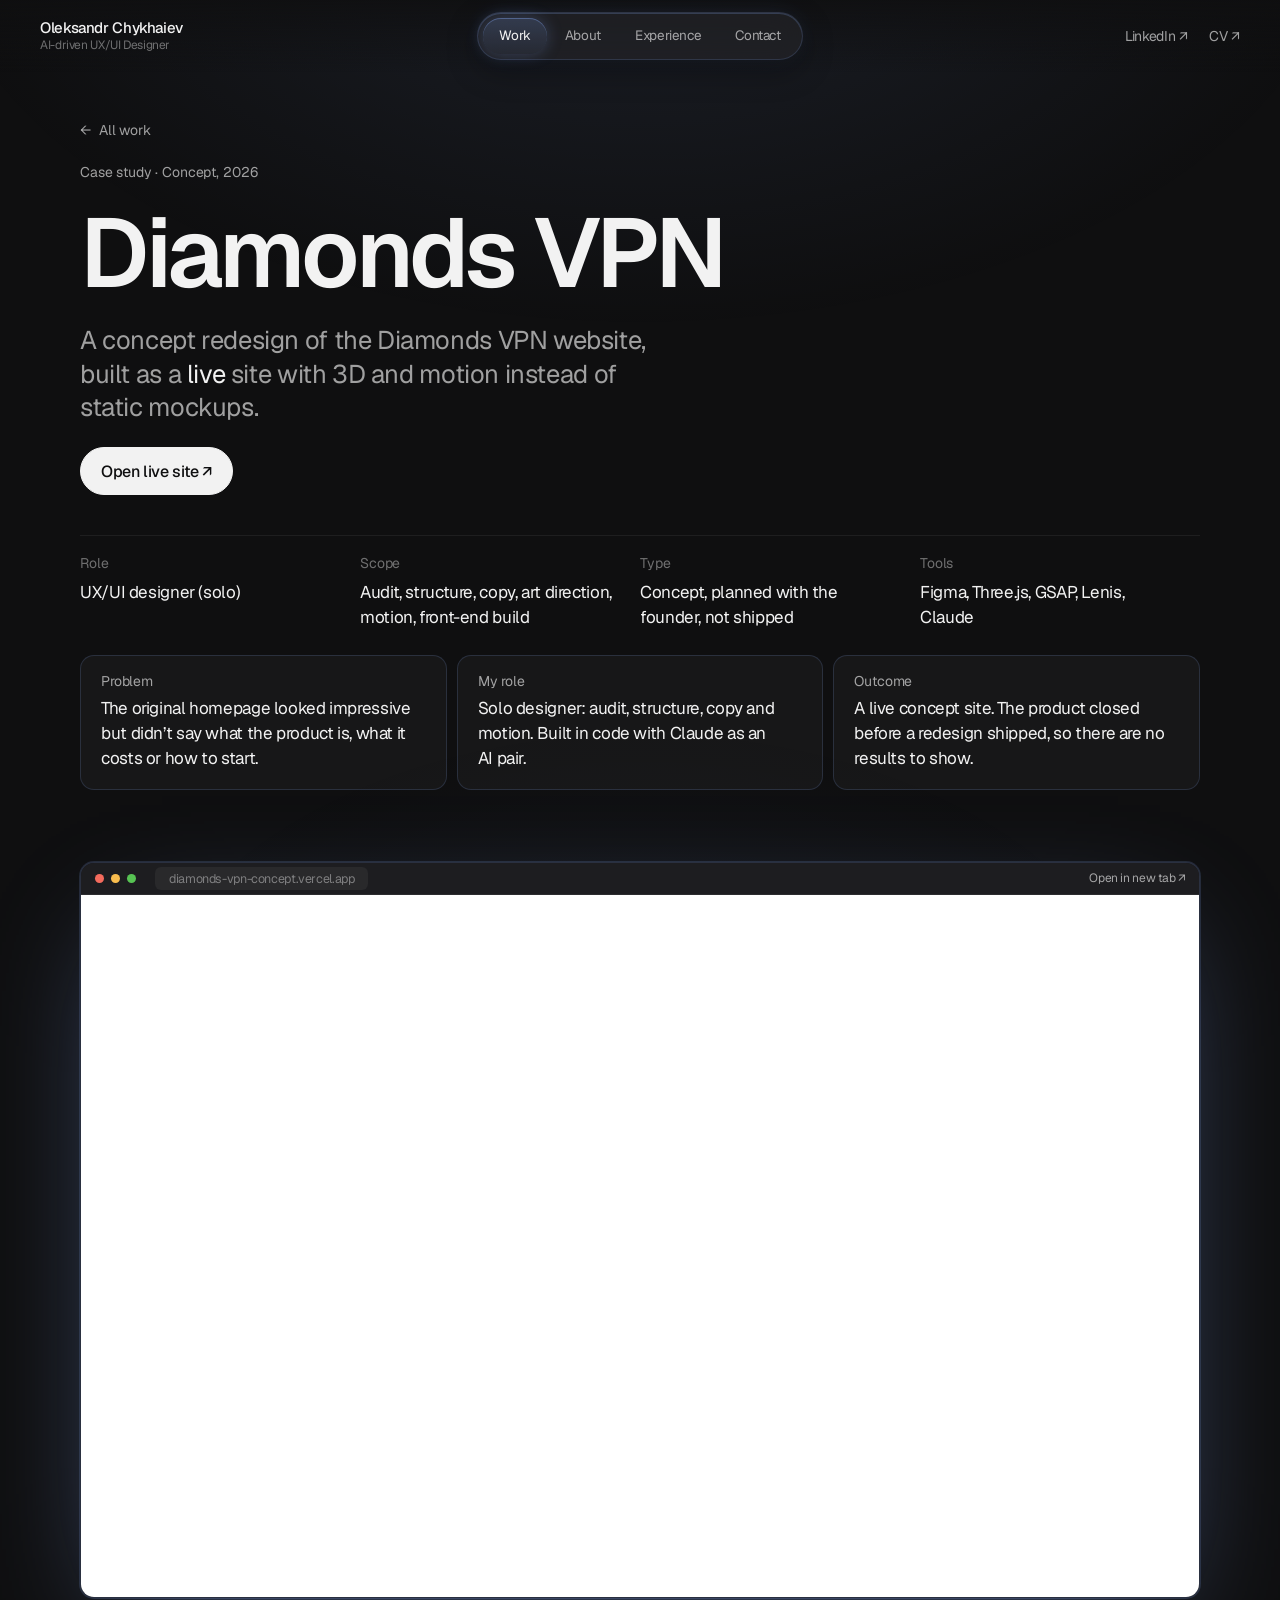
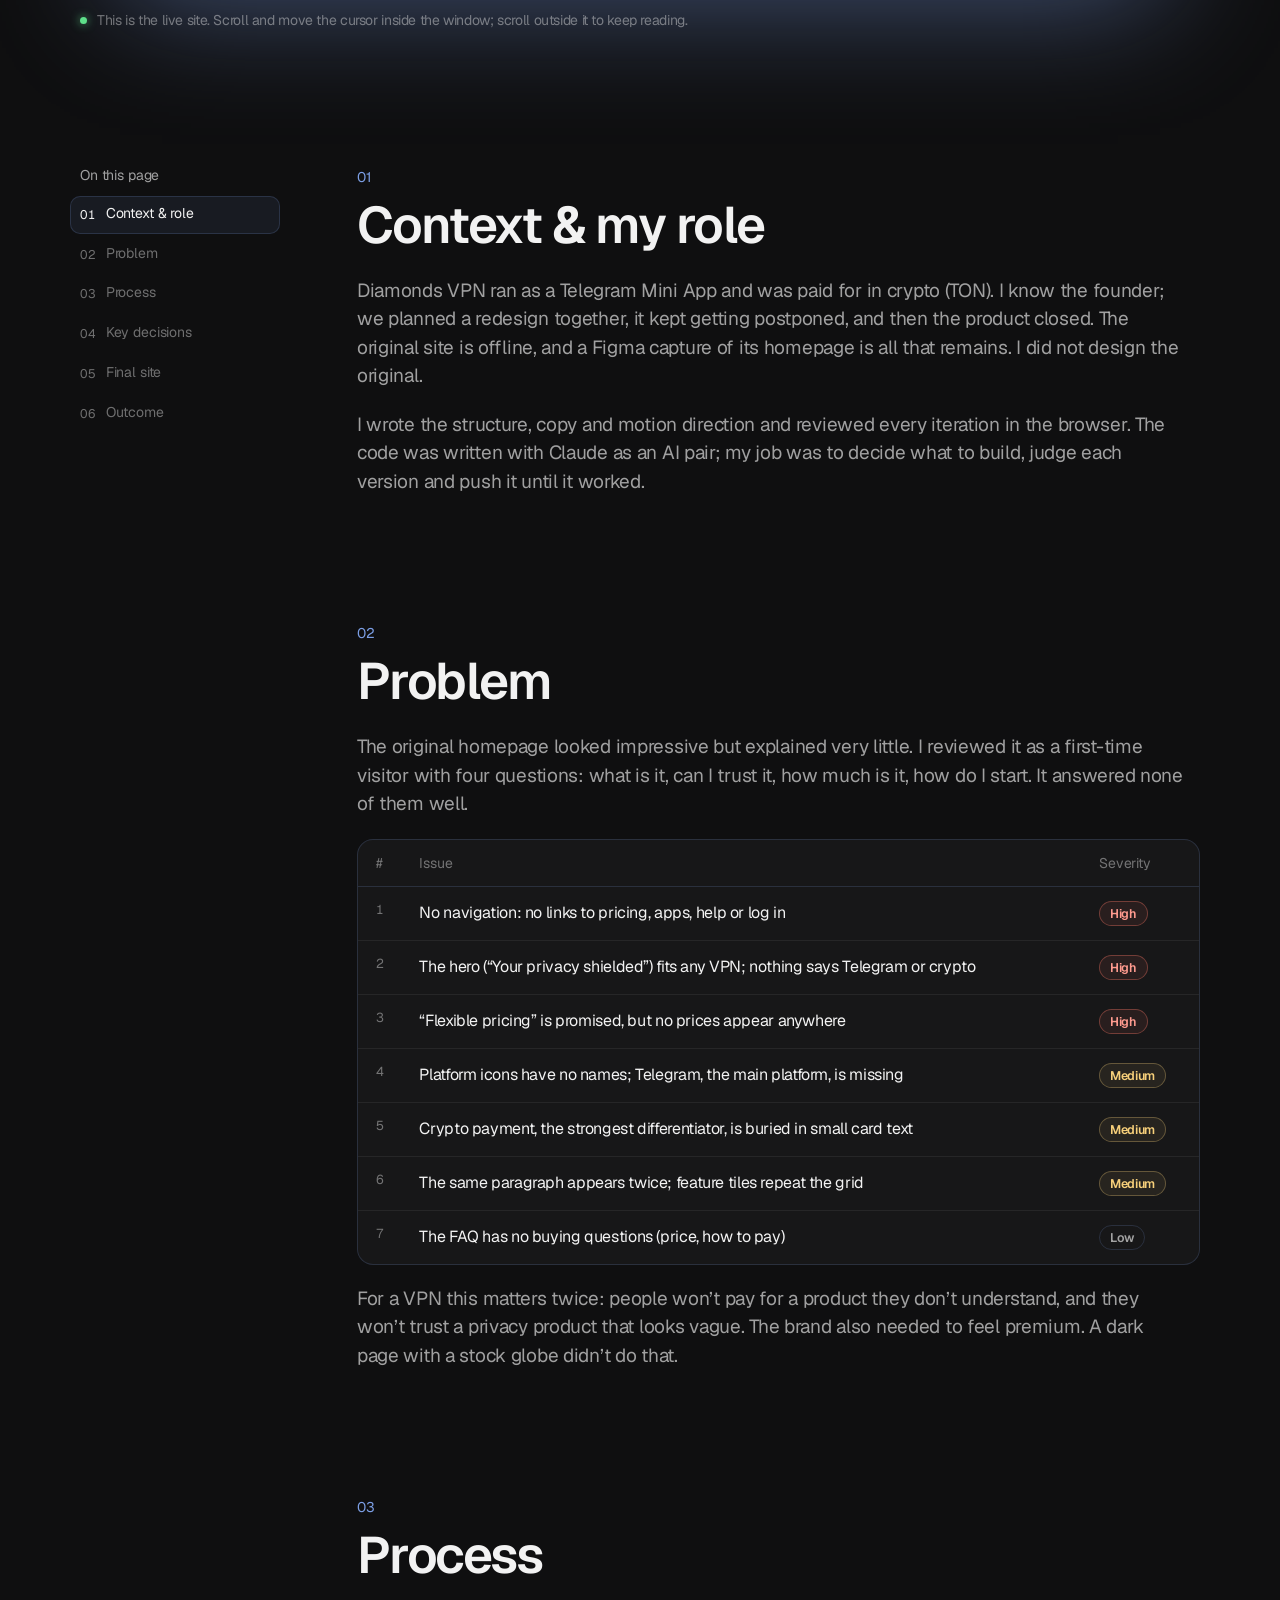
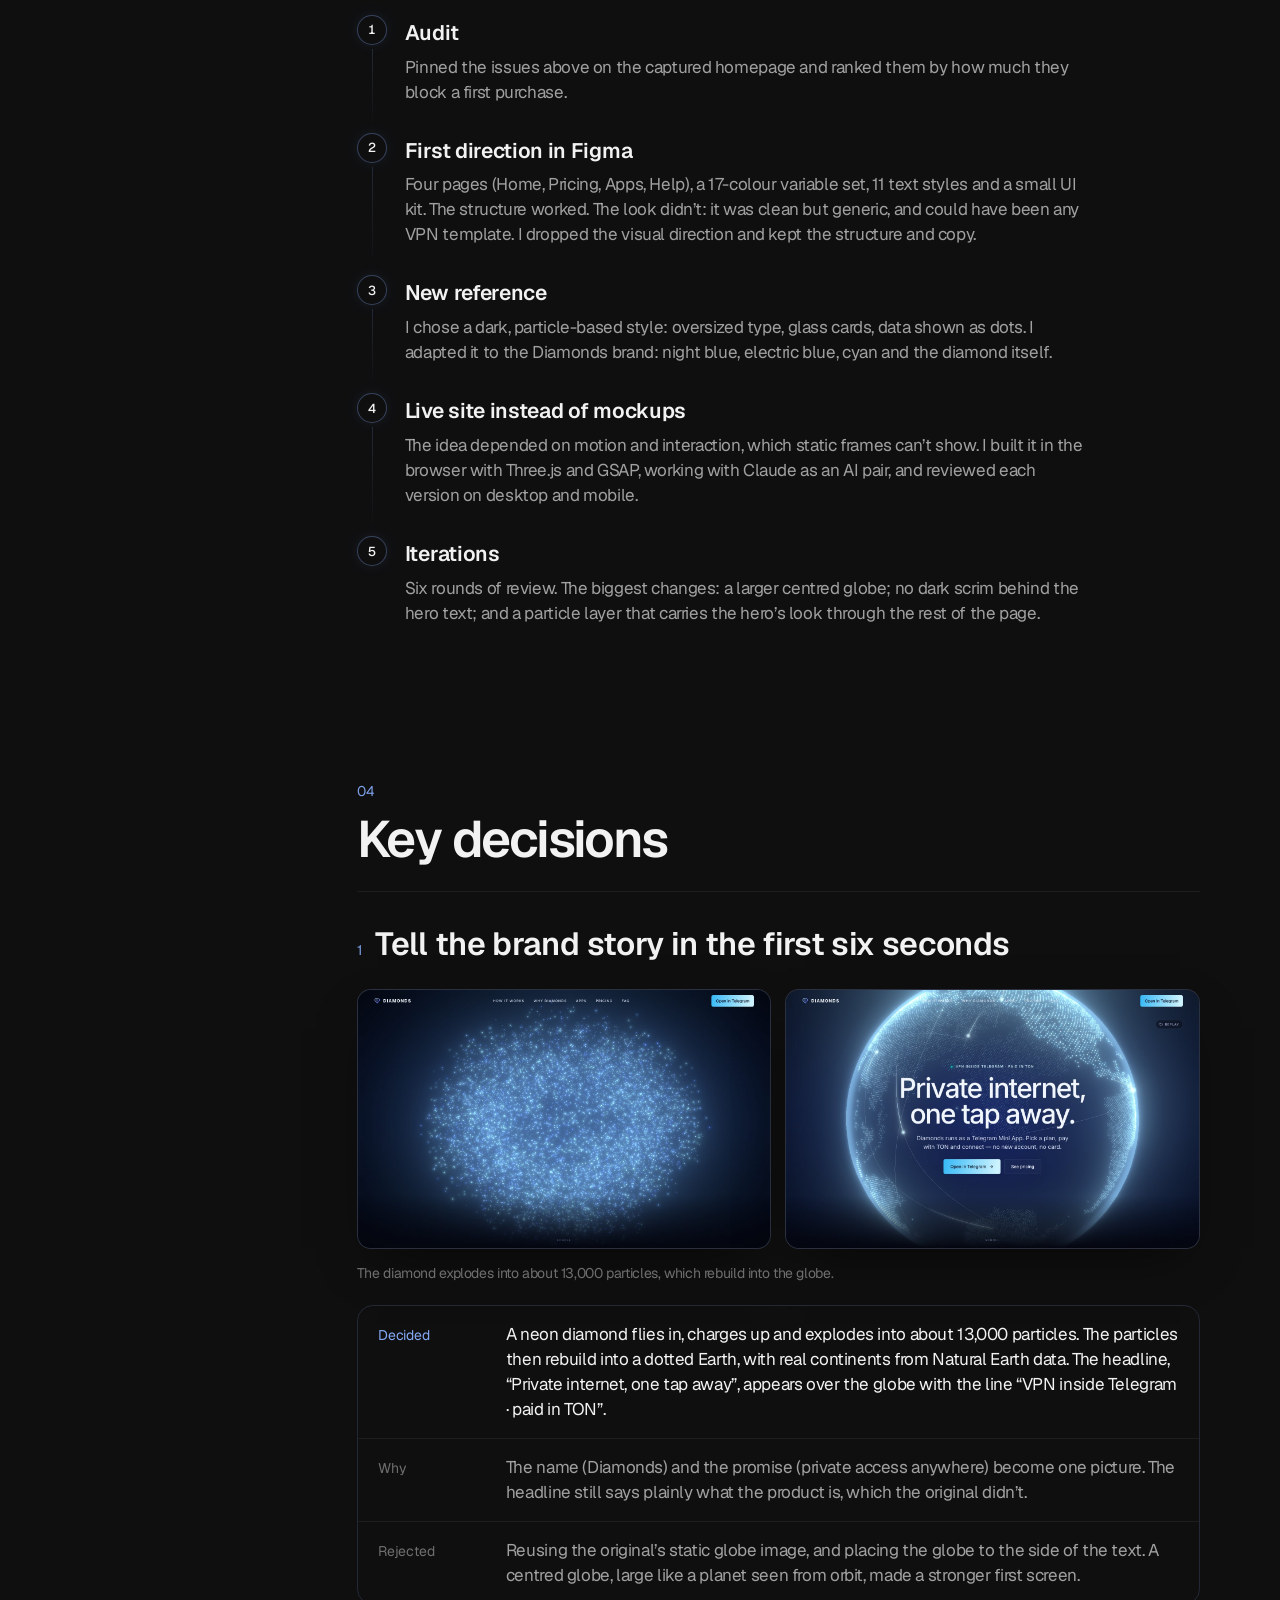
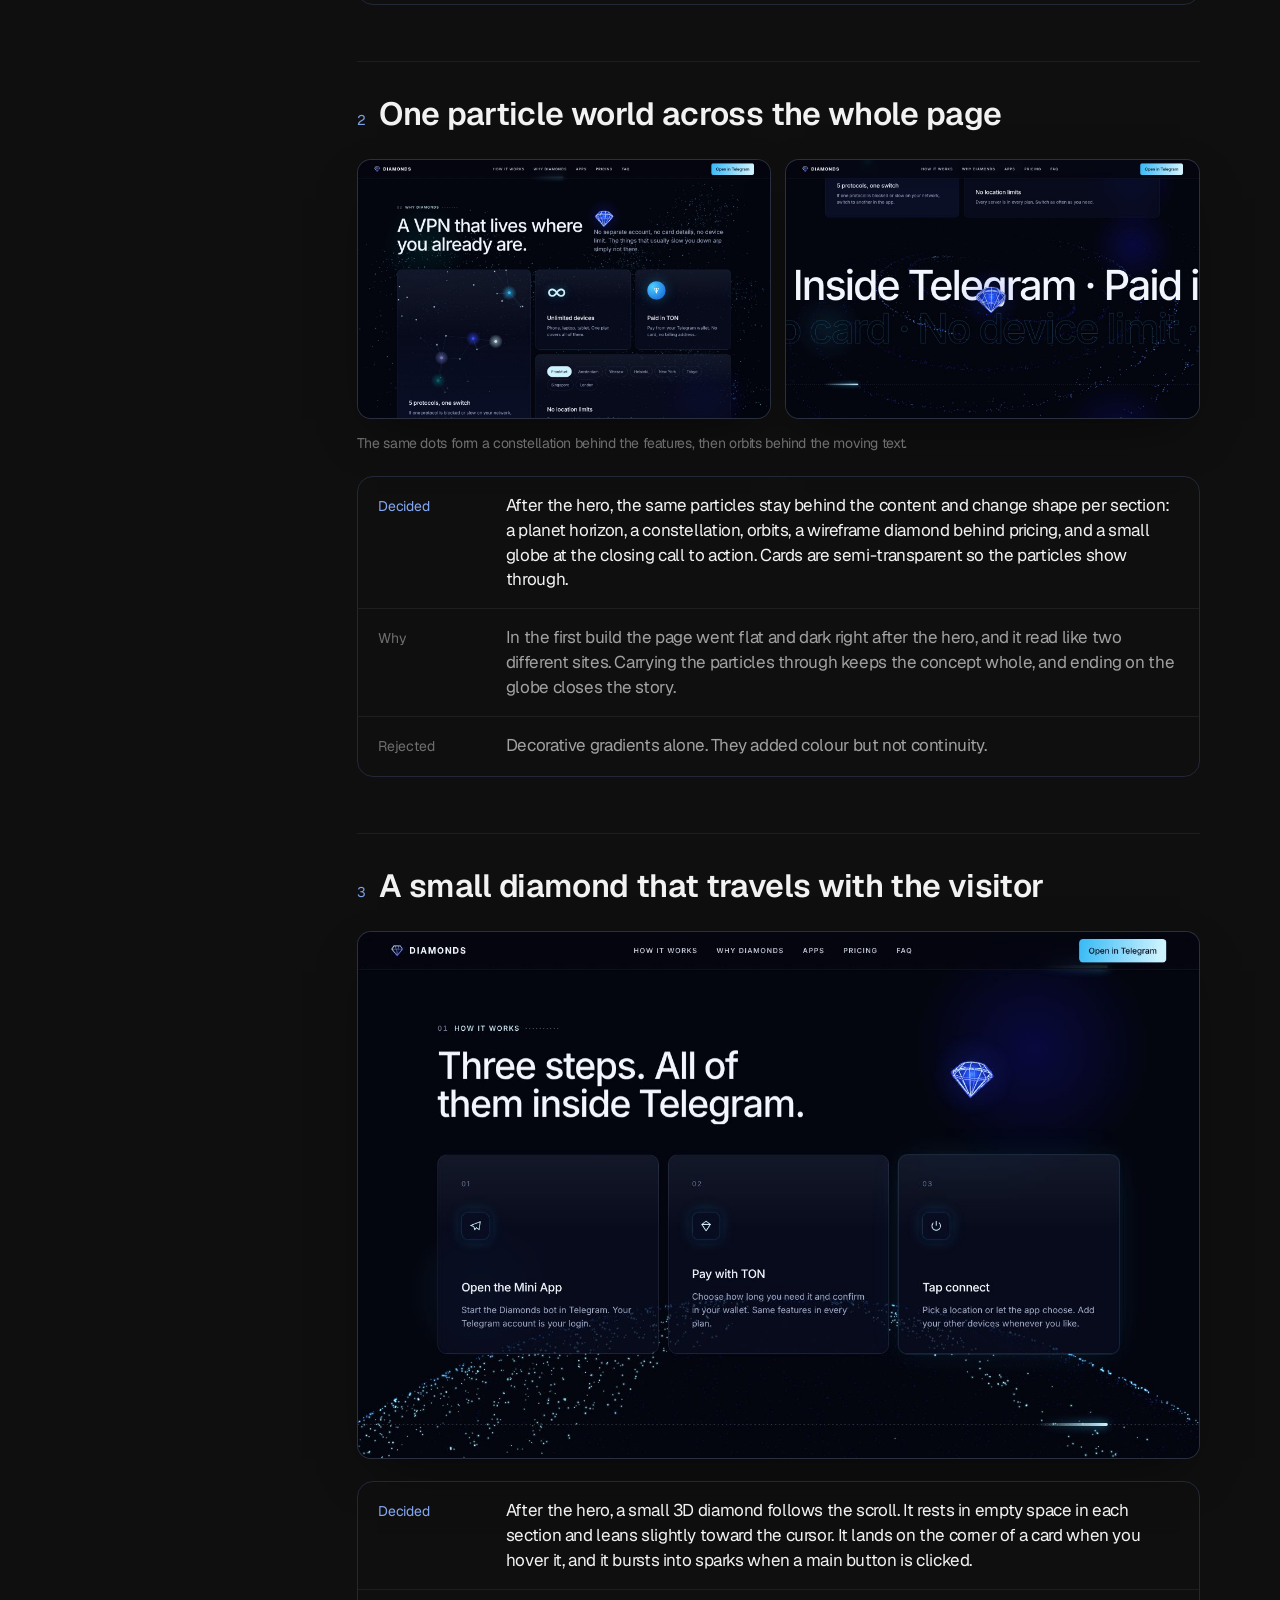
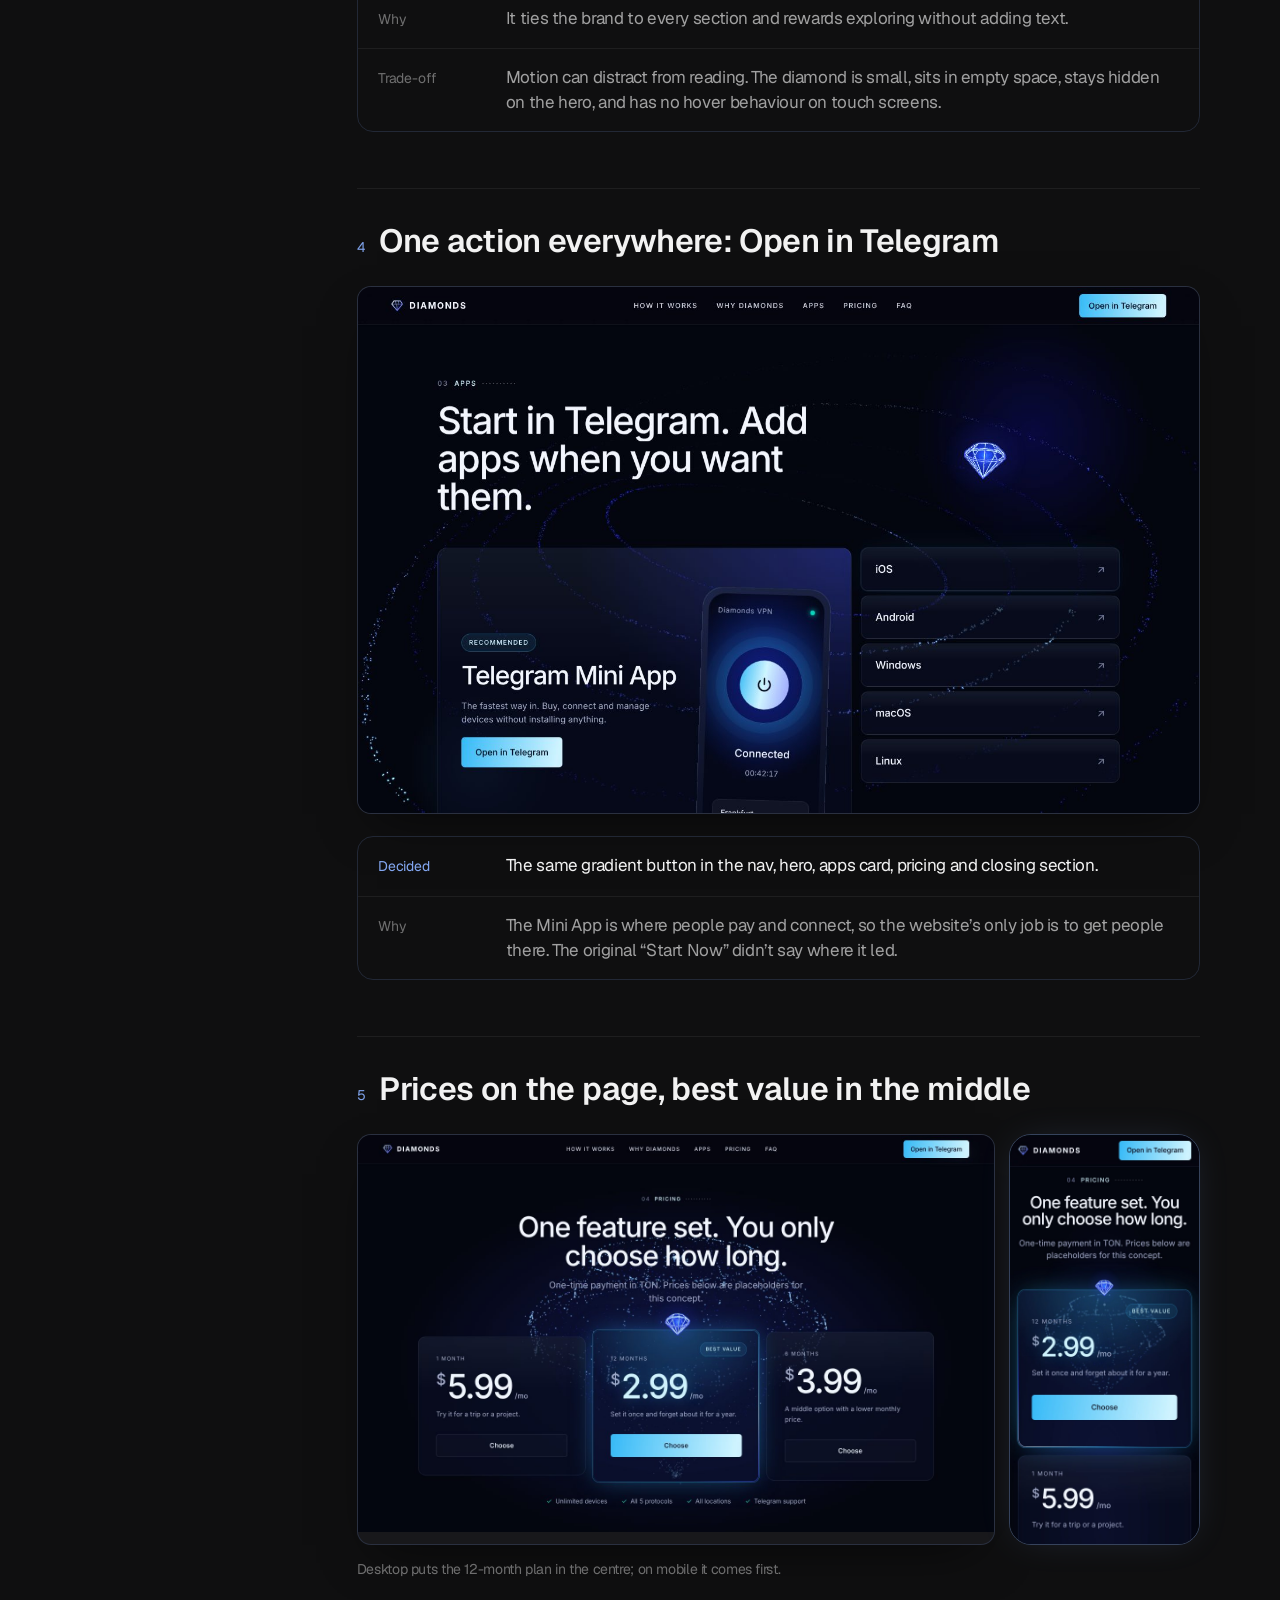
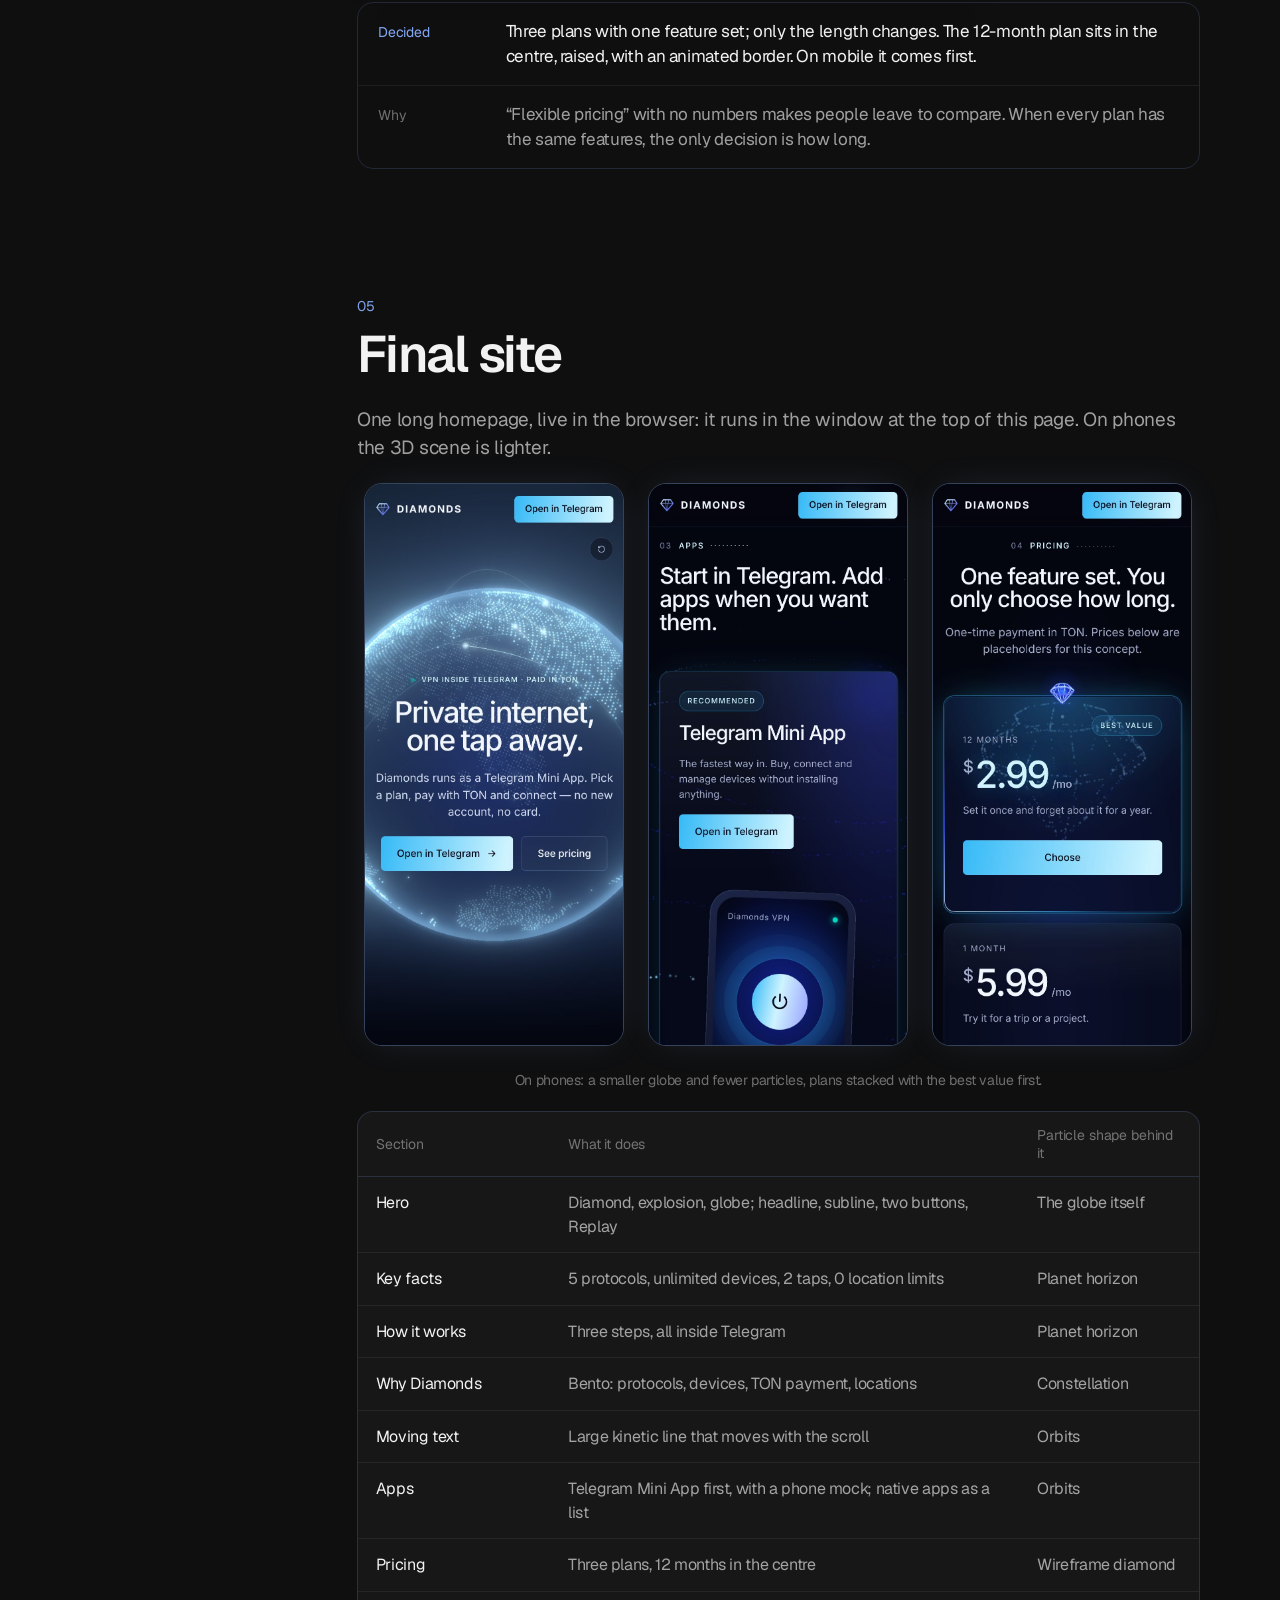
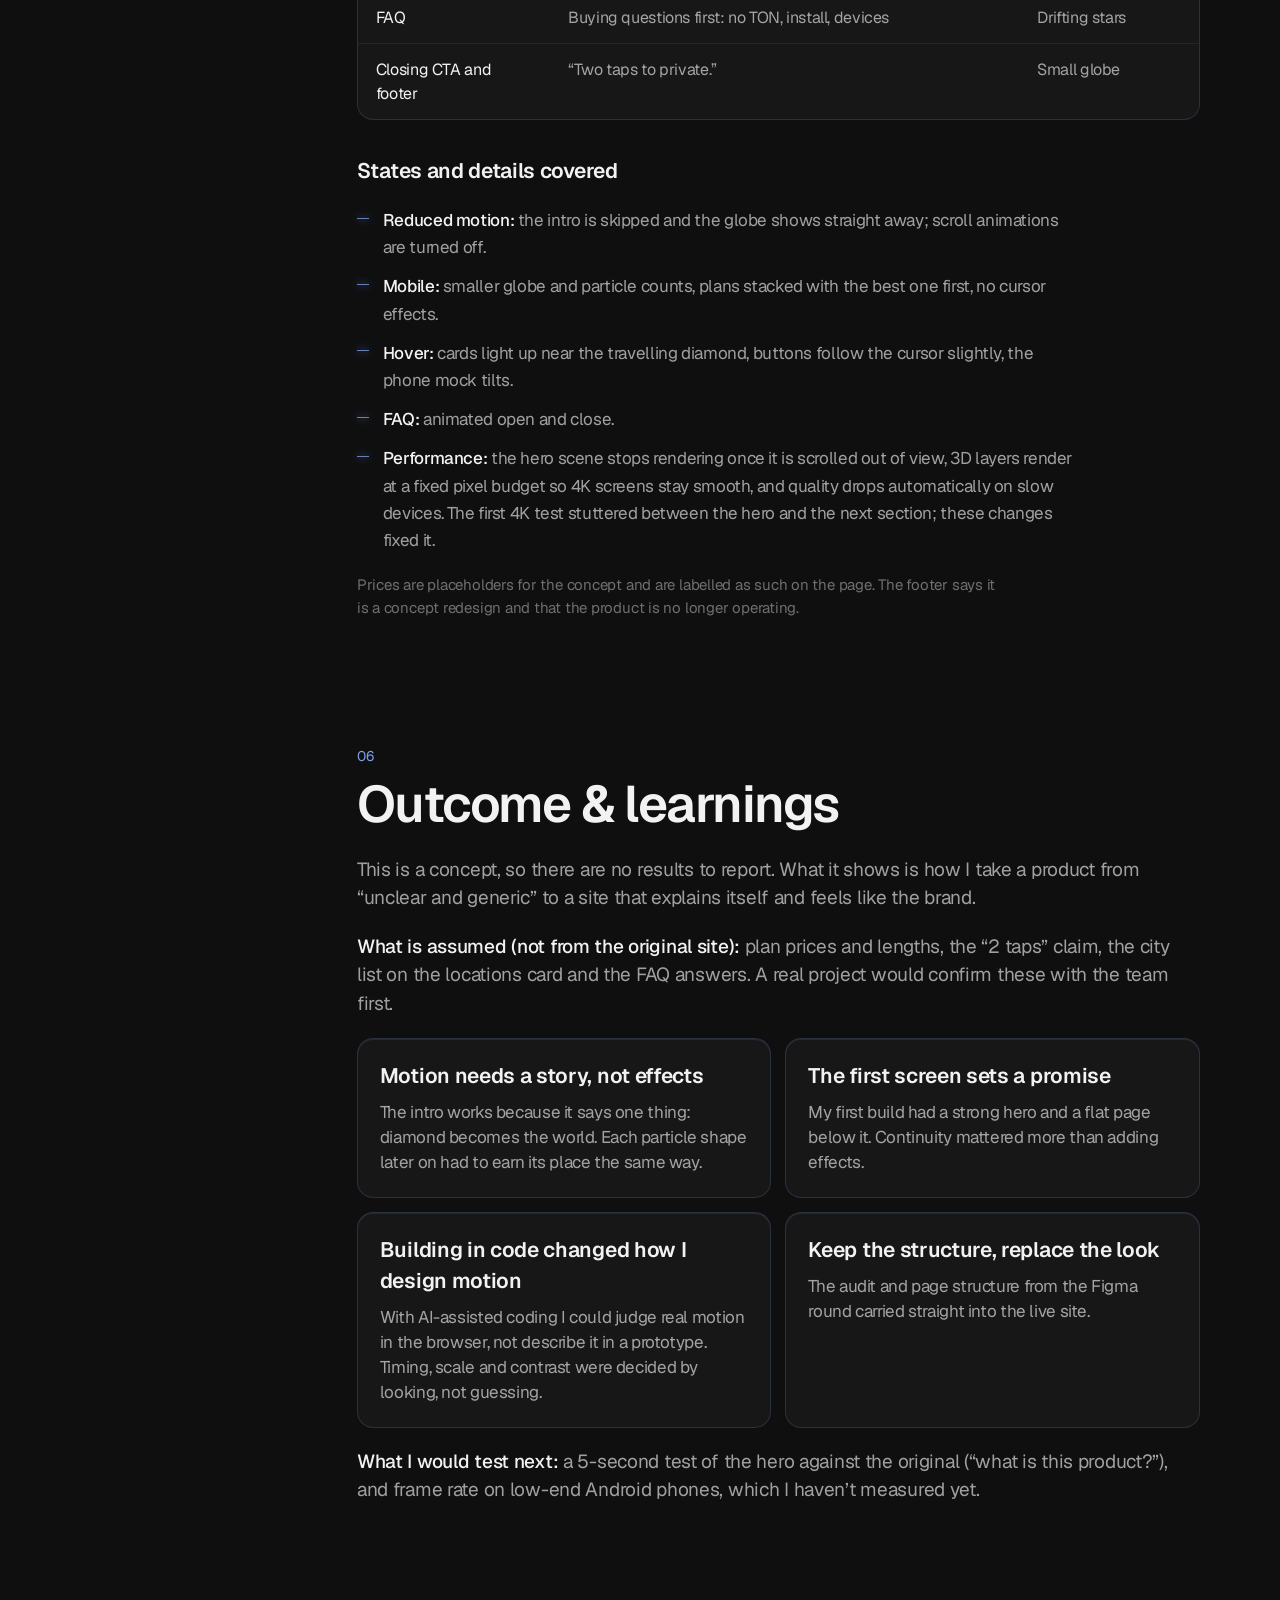
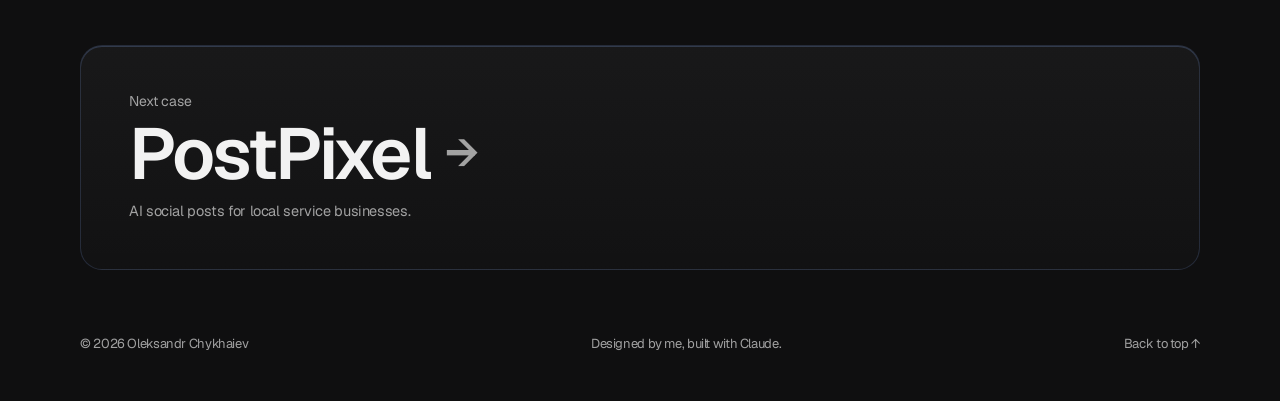
<file: work/diamonds-vpn/index.html>
<!doctype html>
<html lang="en">
<head>
  <meta charset="utf-8" />
  <meta name="viewport" content="width=device-width, initial-scale=1" />
  <title>Diamonds VPN — Case study — Oleksandr Chykhaiev</title>
  <meta name="description" content="A concept redesign of the Diamonds VPN website, built as a live site with 3D and motion instead of static mockups." />
  <meta name="theme-color" content="#0f0f10" />
  <link rel="preload" href="/fonts/Geist-Variable.woff2" as="font" type="font/woff2" crossorigin />
  <link rel="stylesheet" href="/styles.css" />
</head>
<body class="case-page">
  <a class="skip" href="#content">Skip to content</a>

  <header class="top">
    <a class="brand" href="/" aria-label="Home">
      <span class="brand-name">Oleksandr Chykhaiev</span>
      <span class="brand-role">AI-driven UX/UI Designer</span>
    </a>
    <nav class="pill" aria-label="Sections">
      <span class="pill-glow" aria-hidden="true"></span>
      <a href="/#work" class="is-active">Work</a>
      <a href="/#about">About</a>
      <a href="/#experience">Experience</a>
      <a href="/#contact">Contact</a>
    </nav>
    <div class="top-links">
      <a href="#" data-todo="linkedin" target="_blank" rel="noopener">LinkedIn <span class="ne" aria-hidden="true">↗</span></a>
      <a href="#" data-todo="cv" target="_blank" rel="noopener">CV <span class="ne" aria-hidden="true">↗</span></a>
    </div>
  </header>

  <main id="content">
    <!-- ===== Case hero ===== -->
    <section class="wrap case-hero">
      <a class="back" href="/#work"><span aria-hidden="true">←</span> All work</a>
      <p class="eyebrow">Case study · Concept, 2026</p>
      <h1 class="case-title">Diamonds VPN</h1>
      <p class="case-lead">A concept redesign of the Diamonds VPN website, built as a <em>live</em> site with 3D and motion instead of static mockups.</p>
      <div class="case-actions">
        <a class="btn btn-primary" href="https://diamonds-vpn-concept.vercel.app" target="_blank" rel="noopener">Open live site ↗</a>
      </div>
      <dl class="meta">
        <div><dt>Role</dt><dd>UX/UI designer (solo)</dd></div>
        <div><dt>Scope</dt><dd>Audit, structure, copy, art direction, motion, front-end build</dd></div>
        <div><dt>Type</dt><dd>Concept, planned with the founder, not shipped</dd></div>
        <div><dt>Tools</dt><dd>Figma, Three.js, GSAP, Lenis, Claude</dd></div>
      </dl>
      <div class="tldr" aria-label="In short">
        <div><p class="label">Problem</p><p>The original homepage looked impressive but didn’t say what the product is, what it costs or how to start.</p></div>
        <div><p class="label">My role</p><p>Solo designer: audit, structure, copy and motion. Built in code with Claude as an AI pair.</p></div>
        <div><p class="label">Outcome</p><p>A live concept site. The product closed before a redesign shipped, so there are no results to show.</p></div>
      </div>
    </section>

    <figure class="wrap case-cover live reveal">
      <div class="browser">
        <div class="browser-bar"><i aria-hidden="true"></i><i aria-hidden="true"></i><i aria-hidden="true"></i><span class="url">diamonds-vpn-concept.vercel.app</span><a class="bar-open" href="https://diamonds-vpn-concept.vercel.app" target="_blank" rel="noopener">Open in new tab ↗</a></div>
        <div class="live-frame">
          <iframe data-src="https://diamonds-vpn-concept.vercel.app" title="Diamonds VPN live site" allow="fullscreen"></iframe>
          <img class="live-poster" src="/img/diamonds-hero.jpg" alt="The finished hero: a dotted 3D globe with the headline Private internet, one tap away" width="1440" height="900" />
        </div>
      </div>
      <figcaption><span class="live-dot" aria-hidden="true"></span>This is the live site. Scroll and move the cursor inside the window; scroll outside it to keep reading.</figcaption>
    </figure>

    <!-- ===== Body with side index ===== -->
    <div class="wrap case-layout">
      <nav class="toc" aria-label="On this page">
        <p class="label">On this page</p>
        <ol>
          <li><a href="#context">Context &amp; role</a></li>
          <li><a href="#problem">Problem</a></li>
          <li><a href="#process">Process</a></li>
          <li><a href="#decisions">Key decisions</a></li>
          <li><a href="#final">Final site</a></li>
          <li><a href="#outcome">Outcome</a></li>
        </ol>
      </nav>

      <article class="case-body">
        <!-- 01 -->
        <section id="context" class="cs">
          <p class="cs-n">01</p>
          <h2>Context &amp; my role</h2>
          <p>Diamonds VPN ran as a Telegram Mini App and was paid for in crypto (TON). I know the founder; we planned a redesign together, it kept getting postponed, and then the product closed. The original site is offline, and a Figma capture of its homepage is all that remains. I did not design the original.</p>
          <p>I wrote the structure, copy and motion direction and reviewed every iteration in the browser. The code was written with Claude as an AI pair; my job was to decide what to build, judge each version and push it until it worked.</p>
        </section>

        <!-- 02 -->
        <section id="problem" class="cs">
          <p class="cs-n">02</p>
          <h2>Problem</h2>
          <p>The original homepage looked impressive but explained very little. I reviewed it as a first-time visitor with four questions: what is it, can I trust it, how much is it, how do I start. It answered none of them well.</p>
          <div class="table-wrap">
            <table class="issues">
              <thead><tr><th>#</th><th>Issue</th><th>Severity</th></tr></thead>
              <tbody>
                <tr><td>1</td><td>No navigation: no links to pricing, apps, help or log in</td><td><span class="sev high">High</span></td></tr>
                <tr><td>2</td><td>The hero (“Your privacy shielded”) fits any VPN; nothing says Telegram or crypto</td><td><span class="sev high">High</span></td></tr>
                <tr><td>3</td><td>“Flexible pricing” is promised, but no prices appear anywhere</td><td><span class="sev high">High</span></td></tr>
                <tr><td>4</td><td>Platform icons have no names; Telegram, the main platform, is missing</td><td><span class="sev med">Medium</span></td></tr>
                <tr><td>5</td><td>Crypto payment, the strongest differentiator, is buried in small card text</td><td><span class="sev med">Medium</span></td></tr>
                <tr><td>6</td><td>The same paragraph appears twice; feature tiles repeat the grid</td><td><span class="sev med">Medium</span></td></tr>
                <tr><td>7</td><td>The FAQ has no buying questions (price, how to pay)</td><td><span class="sev low">Low</span></td></tr>
              </tbody>
            </table>
          </div>
          <p>For a VPN this matters twice: people won’t pay for a product they don’t understand, and they won’t trust a privacy product that looks vague. The brand also needed to feel premium. A dark page with a stock globe didn’t do that.</p>
        </section>

        <!-- 03 -->
        <section id="process" class="cs">
          <p class="cs-n">03</p>
          <h2>Process</h2>
          <ol class="steps">
            <li><h3>Audit</h3><p>Pinned the issues above on the captured homepage and ranked them by how much they block a first purchase.</p></li>
            <li><h3>First direction in Figma</h3><p>Four pages (Home, Pricing, Apps, Help), a 17-colour variable set, 11 text styles and a small UI kit. The structure worked. The look didn’t: it was clean but generic, and could have been any VPN template. I dropped the visual direction and kept the structure and copy.</p></li>
            <li><h3>New reference</h3><p>I chose a dark, particle-based style: oversized type, glass cards, data shown as dots. I adapted it to the Diamonds brand: night blue, electric blue, cyan and the diamond itself.</p></li>
            <li><h3>Live site instead of mockups</h3><p>The idea depended on motion and interaction, which static frames can’t show. I built it in the browser with Three.js and GSAP, working with Claude as an AI pair, and reviewed each version on desktop and mobile.</p></li>
            <li><h3>Iterations</h3><p>Six rounds of review. The biggest changes: a larger centred globe; no dark scrim behind the hero text; and a particle layer that carries the hero’s look through the rest of the page.</p></li>
          </ol>
        </section>

        <!-- 04 -->
        <section id="decisions" class="cs">
          <p class="cs-n">04</p>
          <h2>Key decisions</h2>

          <div class="decision">
            <h3><span>1</span> Tell the brand story in the first six seconds</h3>
            <figure class="duo">
              <div class="browser"><img src="/img/diamonds/intro-explode.jpg" alt="Intro: the neon diamond bursts into particles" loading="lazy" width="1440" height="900" /></div>
              <div class="browser"><img src="/img/diamonds-hero.jpg" alt="The particles rebuild into a dotted Earth behind the headline" loading="lazy" width="1440" height="900" /></div>
              <figcaption>The diamond explodes into about 13,000 particles, which rebuild into the globe.</figcaption>
            </figure>
            <dl class="dec">
              <div><dt>Decided</dt><dd>A neon diamond flies in, charges up and explodes into about 13,000 particles. The particles then rebuild into a dotted Earth, with real continents from Natural Earth data. The headline, “Private internet, one tap away”, appears over the globe with the line “VPN inside Telegram · paid in TON”.</dd></div>
              <div><dt>Why</dt><dd>The name (Diamonds) and the promise (private access anywhere) become one picture. The headline still says plainly what the product is, which the original didn’t.</dd></div>
              <div><dt>Rejected</dt><dd>Reusing the original’s static globe image, and placing the globe to the side of the text. A centred globe, large like a planet seen from orbit, made a stronger first screen.</dd></div>
            </dl>
          </div>

          <div class="decision">
            <h3><span>2</span> One particle world across the whole page</h3>
            <figure class="duo">
              <div class="browser"><img src="/img/diamonds/why.jpg" alt="Why Diamonds bento with a constellation of particles behind it" loading="lazy" width="1440" height="900" /></div>
              <div class="browser"><img src="/img/diamonds/kinetic.jpg" alt="Moving text section with particles forming orbits" loading="lazy" width="1440" height="900" /></div>
              <figcaption>The same dots form a constellation behind the features, then orbits behind the moving text.</figcaption>
            </figure>
            <dl class="dec">
              <div><dt>Decided</dt><dd>After the hero, the same particles stay behind the content and change shape per section: a planet horizon, a constellation, orbits, a wireframe diamond behind pricing, and a small globe at the closing call to action. Cards are semi-transparent so the particles show through.</dd></div>
              <div><dt>Why</dt><dd>In the first build the page went flat and dark right after the hero, and it read like two different sites. Carrying the particles through keeps the concept whole, and ending on the globe closes the story.</dd></div>
              <div><dt>Rejected</dt><dd>Decorative gradients alone. They added colour but not continuity.</dd></div>
            </dl>
          </div>

          <div class="decision">
            <h3><span>3</span> A small diamond that travels with the visitor</h3>
            <figure class="solo">
              <div class="browser"><img src="/img/diamonds/how.jpg" alt="How it works: three step cards with the small 3D diamond resting nearby" loading="lazy" width="1440" height="900" /></div>
            </figure>
            <dl class="dec">
              <div><dt>Decided</dt><dd>After the hero, a small 3D diamond follows the scroll. It rests in empty space in each section and leans slightly toward the cursor. It lands on the corner of a card when you hover it, and it bursts into sparks when a main button is clicked.</dd></div>
              <div><dt>Why</dt><dd>It ties the brand to every section and rewards exploring without adding text.</dd></div>
              <div><dt>Trade-off</dt><dd>Motion can distract from reading. The diamond is small, sits in empty space, stays hidden on the hero, and has no hover behaviour on touch screens.</dd></div>
            </dl>
          </div>

          <div class="decision">
            <h3><span>4</span> One action everywhere: Open in Telegram</h3>
            <figure class="solo">
              <div class="browser"><img src="/img/diamonds/apps.jpg" alt="Apps section: the Telegram Mini App first, with a phone mock" loading="lazy" width="1440" height="900" /></div>
            </figure>
            <dl class="dec">
              <div><dt>Decided</dt><dd>The same gradient button in the nav, hero, apps card, pricing and closing section.</dd></div>
              <div><dt>Why</dt><dd>The Mini App is where people pay and connect, so the website’s only job is to get people there. The original “Start Now” didn’t say where it led.</dd></div>
            </dl>
          </div>

          <div class="decision">
            <h3><span>5</span> Prices on the page, best value in the middle</h3>
            <figure class="duo duo-mobile">
              <div class="browser"><img src="/img/diamonds/pricing.jpg" alt="Pricing: three plans with the 12-month plan raised in the centre" loading="lazy" width="1440" height="900" /></div>
              <div class="phone-shot"><img src="/img/diamonds/mobile-pricing.jpg" alt="On mobile the best-value plan comes first" loading="lazy" width="390" height="844" /></div>
              <figcaption>Desktop puts the 12-month plan in the centre; on mobile it comes first.</figcaption>
            </figure>
            <dl class="dec">
              <div><dt>Decided</dt><dd>Three plans with one feature set; only the length changes. The 12-month plan sits in the centre, raised, with an animated border. On mobile it comes first.</dd></div>
              <div><dt>Why</dt><dd>“Flexible pricing” with no numbers makes people leave to compare. When every plan has the same features, the only decision is how long.</dd></div>
            </dl>
          </div>
        </section>

        <!-- 05 -->
        <section id="final" class="cs">
          <p class="cs-n">05</p>
          <h2>Final site</h2>
          <p>One long homepage, live in the browser: it runs in the window at the top of this page. On phones the 3D scene is lighter.</p>
          <figure class="phones phones-trio">
            <div class="phone-shot"><img src="/img/diamonds/mobile-hero.jpg" alt="Mobile hero with a smaller globe" loading="lazy" width="390" height="844" /></div>
            <div class="phone-shot"><img src="/img/diamonds/mobile-apps.jpg" alt="Mobile apps section with the Telegram Mini App first" loading="lazy" width="390" height="844" /></div>
            <div class="phone-shot"><img src="/img/diamonds/mobile-pricing.jpg" alt="Mobile pricing with the best-value plan first" loading="lazy" width="390" height="844" /></div>
            <figcaption>On phones: a smaller globe and fewer particles, plans stacked with the best value first.</figcaption>
          </figure>

          <div class="table-wrap">
            <table class="map">
              <thead><tr><th>Section</th><th>What it does</th><th>Particle shape behind it</th></tr></thead>
              <tbody>
                <tr><td>Hero</td><td>Diamond, explosion, globe; headline, subline, two buttons, Replay</td><td>The globe itself</td></tr>
                <tr><td>Key facts</td><td>5 protocols, unlimited devices, 2 taps, 0 location limits</td><td>Planet horizon</td></tr>
                <tr><td>How it works</td><td>Three steps, all inside Telegram</td><td>Planet horizon</td></tr>
                <tr><td>Why Diamonds</td><td>Bento: protocols, devices, TON payment, locations</td><td>Constellation</td></tr>
                <tr><td>Moving text</td><td>Large kinetic line that moves with the scroll</td><td>Orbits</td></tr>
                <tr><td>Apps</td><td>Telegram Mini App first, with a phone mock; native apps as a list</td><td>Orbits</td></tr>
                <tr><td>Pricing</td><td>Three plans, 12 months in the centre</td><td>Wireframe diamond</td></tr>
                <tr><td>FAQ</td><td>Buying questions first: no TON, install, devices</td><td>Drifting stars</td></tr>
                <tr><td>Closing CTA and footer</td><td>“Two taps to private.”</td><td>Small globe</td></tr>
              </tbody>
            </table>
          </div>

          <h3 class="sub">States and details covered</h3>
          <ul class="ticks">
            <li><b>Reduced motion:</b> the intro is skipped and the globe shows straight away; scroll animations are turned off.</li>
            <li><b>Mobile:</b> smaller globe and particle counts, plans stacked with the best one first, no cursor effects.</li>
            <li><b>Hover:</b> cards light up near the travelling diamond, buttons follow the cursor slightly, the phone mock tilts.</li>
            <li><b>FAQ:</b> animated open and close.</li>
            <li><b>Performance:</b> the hero scene stops rendering once it is scrolled out of view, 3D layers render at a fixed pixel budget so 4K screens stay smooth, and quality drops automatically on slow devices. The first 4K test stuttered between the hero and the next section; these changes fixed it.</li>
          </ul>
          <p class="note">Prices are placeholders for the concept and are labelled as such on the page. The footer says it is a concept redesign and that the product is no longer operating.</p>
        </section>

        <!-- 06 -->
        <section id="outcome" class="cs">
          <p class="cs-n">06</p>
          <h2>Outcome &amp; learnings</h2>
          <p>This is a concept, so there are no results to report. What it shows is how I take a product from “unclear and generic” to a site that explains itself and feels like the brand.</p>
          <p><b>What is assumed (not from the original site):</b> plan prices and lengths, the “2 taps” claim, the city list on the locations card and the FAQ answers. A real project would confirm these with the team first.</p>
          <div class="learn">
            <div><h3>Motion needs a story, not effects</h3><p>The intro works because it says one thing: diamond becomes the world. Each particle shape later on had to earn its place the same way.</p></div>
            <div><h3>The first screen sets a promise</h3><p>My first build had a strong hero and a flat page below it. Continuity mattered more than adding effects.</p></div>
            <div><h3>Building in code changed how I design motion</h3><p>With AI-assisted coding I could judge real motion in the browser, not describe it in a prototype. Timing, scale and contrast were decided by looking, not guessing.</p></div>
            <div><h3>Keep the structure, replace the look</h3><p>The audit and page structure from the Figma round carried straight into the live site.</p></div>
          </div>
          <p><b>What I would test next:</b> a 5-second test of the hero against the original (“what is this product?”), and frame rate on low-end Android phones, which I haven’t measured yet.</p>
        </section>
      </article>
    </div>

    <!-- ===== Next case ===== -->
    <section class="wrap next">
      <a class="card next-card" href="/work/postpixel/">
        <span class="label">Next case</span>
        <span class="next-title">PostPixel <span class="arrow" aria-hidden="true">→</span></span>
        <span class="card-meta">AI social posts for local service businesses.</span>
      </a>
    </section>
  </main>

  <footer class="wrap foot">
    <p>© 2026 Oleksandr Chykhaiev</p>
    <p class="muted">Designed by me, built with Claude.</p>
    <a href="#content">Back to top ↑</a>
  </footer>

  <div class="toast" role="status" aria-live="polite"></div>
  <script src="/main.js" defer></script>
</body>
</html>
</file>
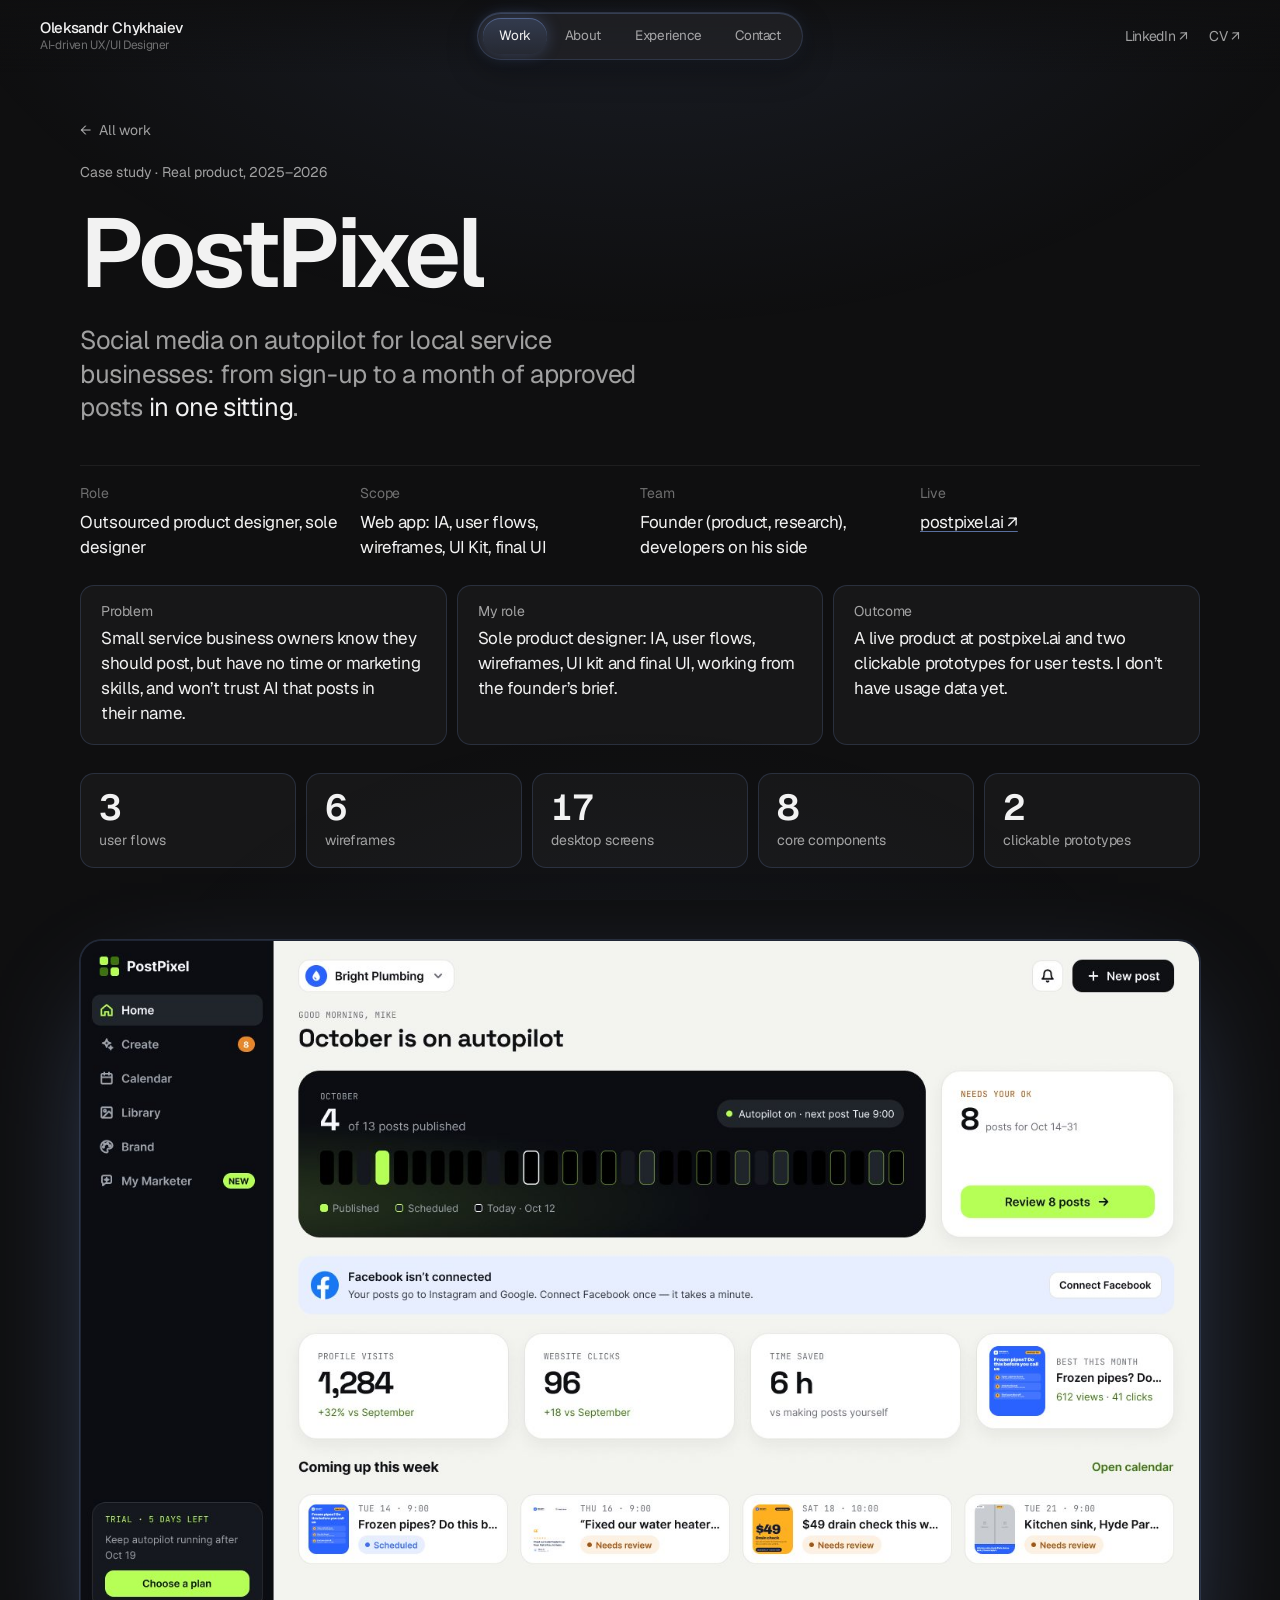
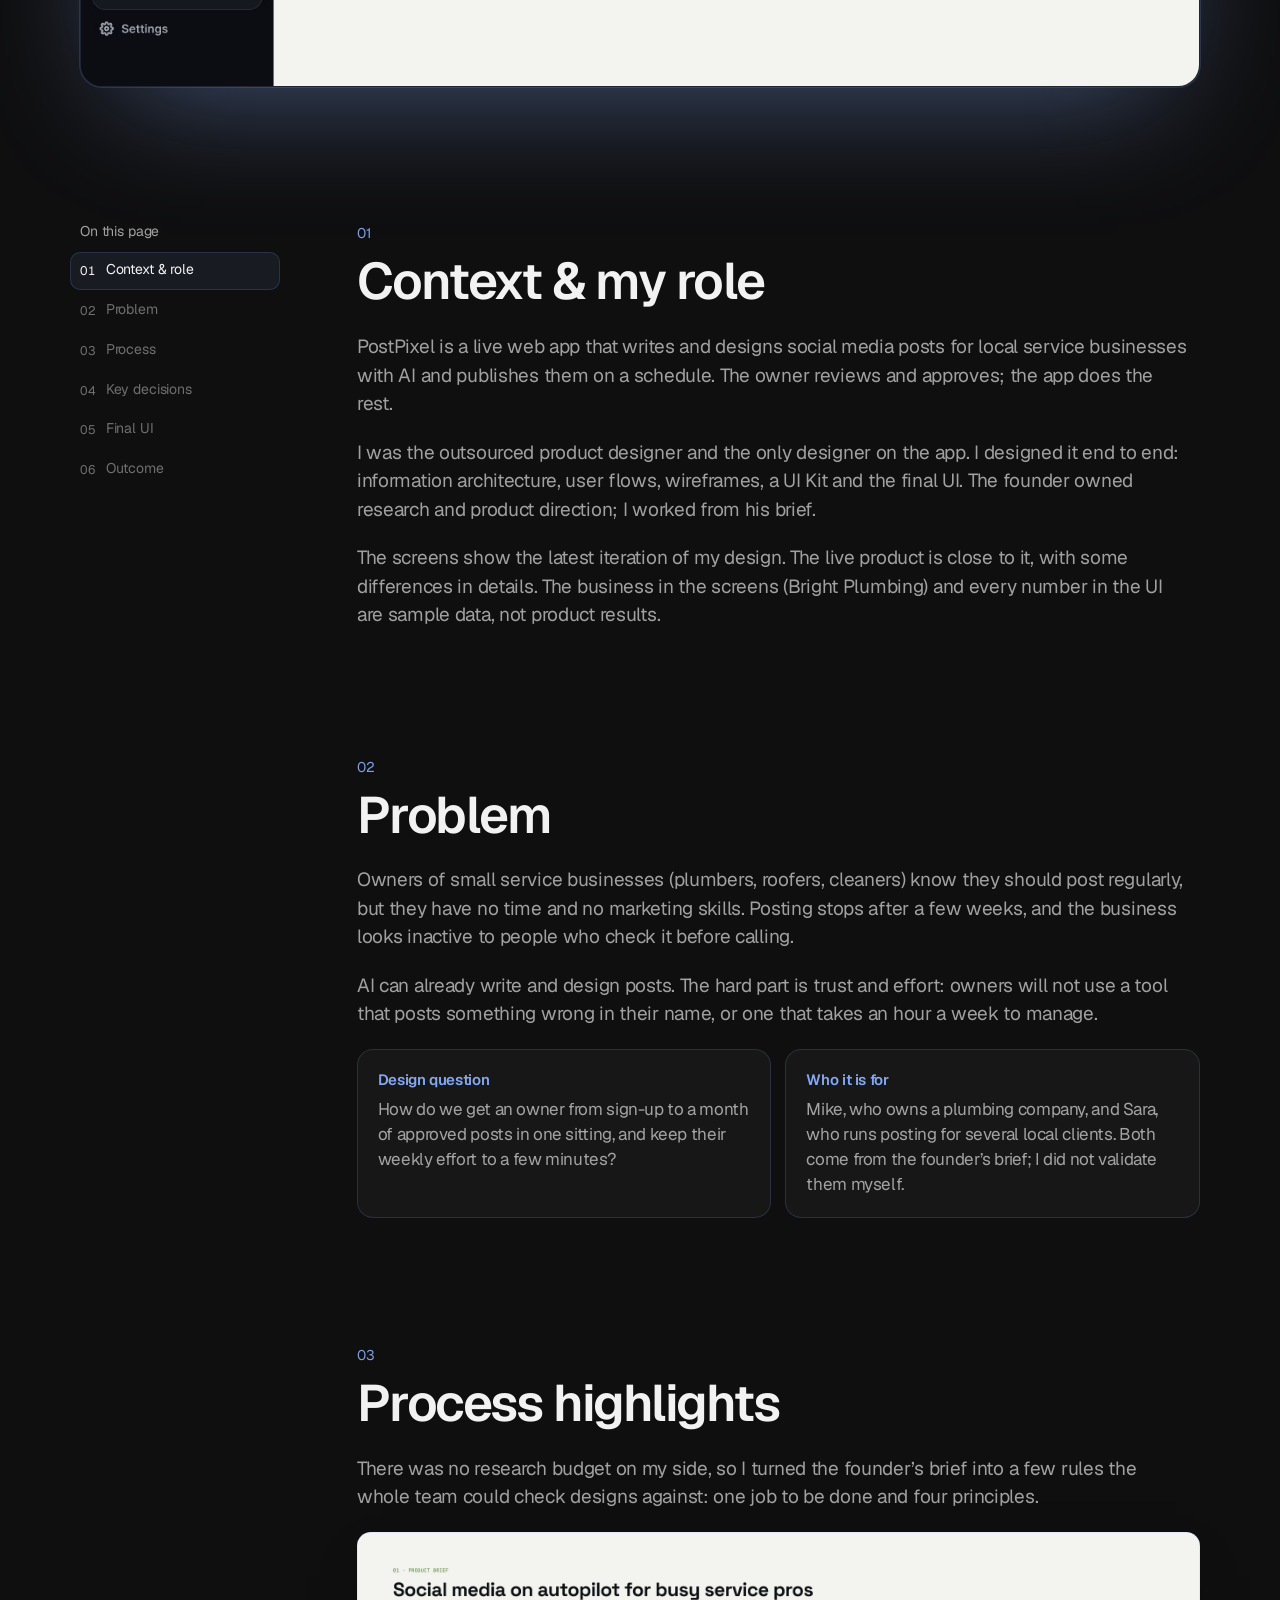
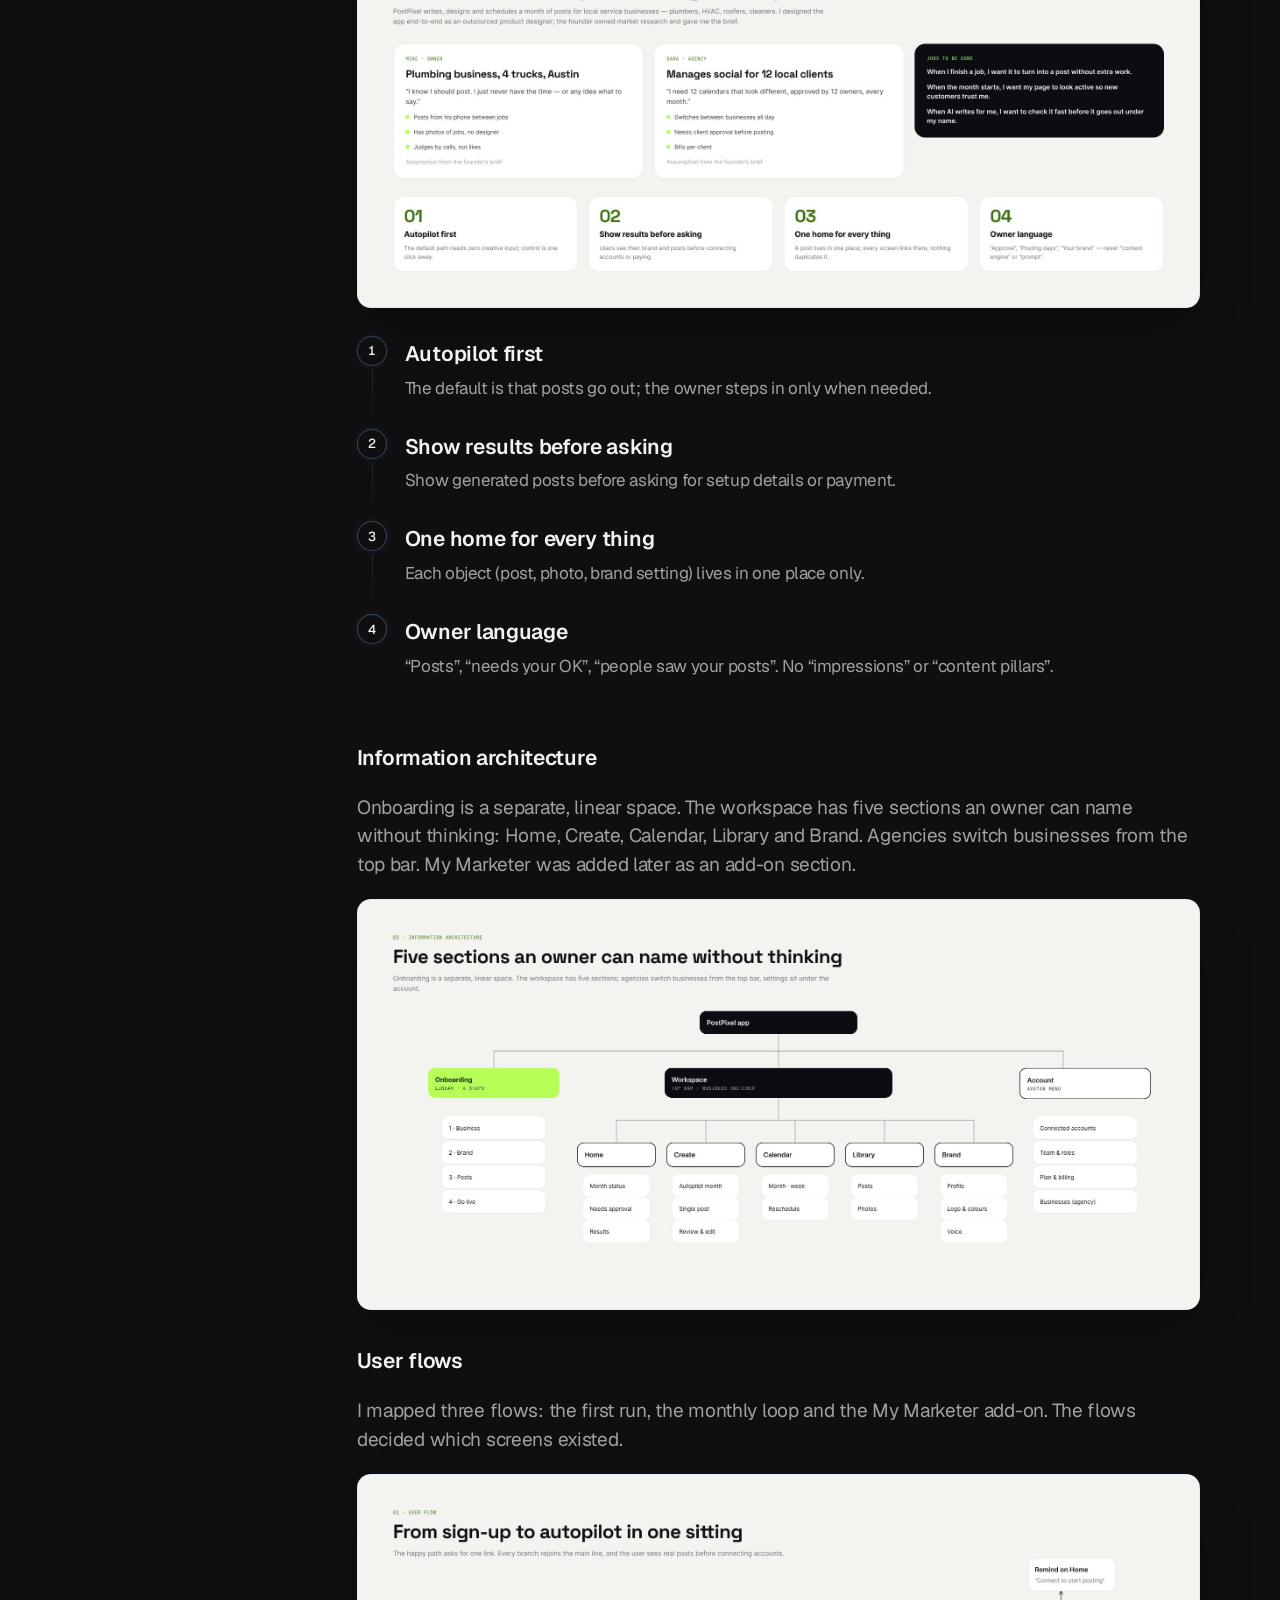
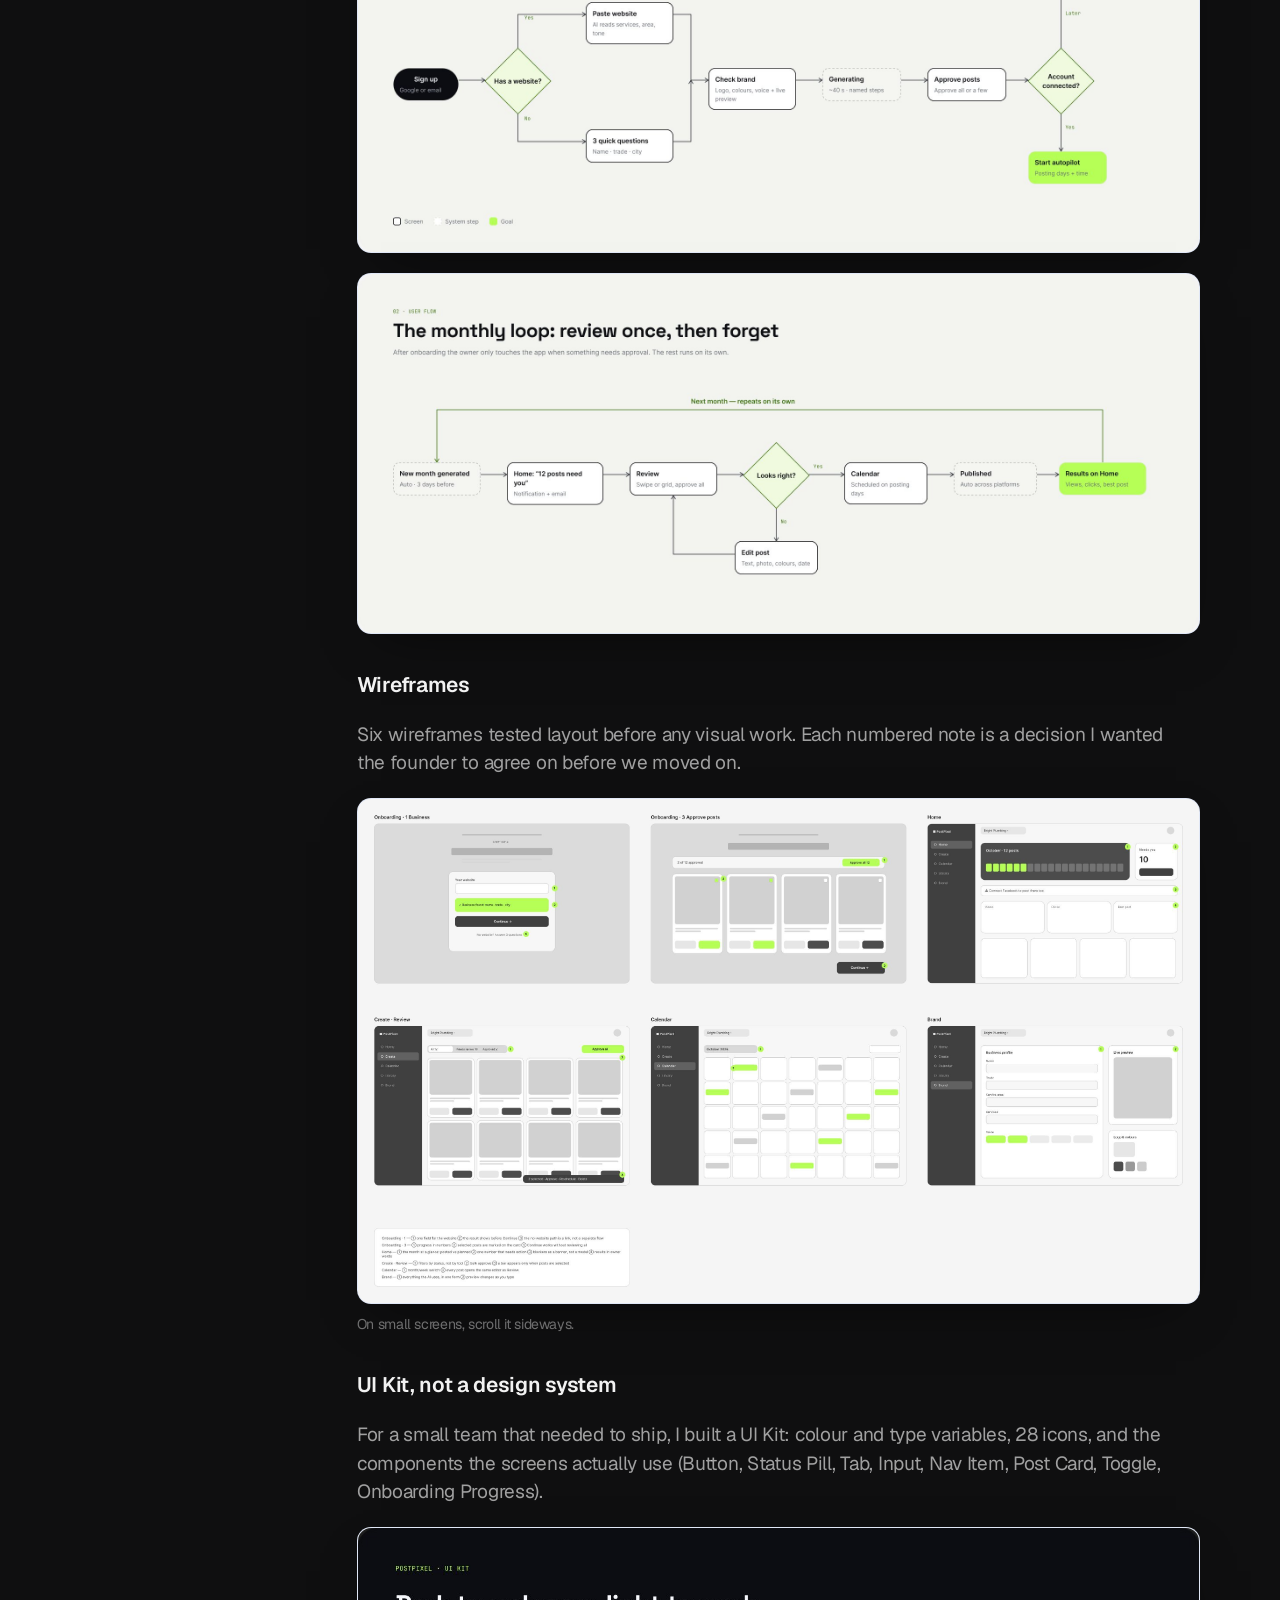
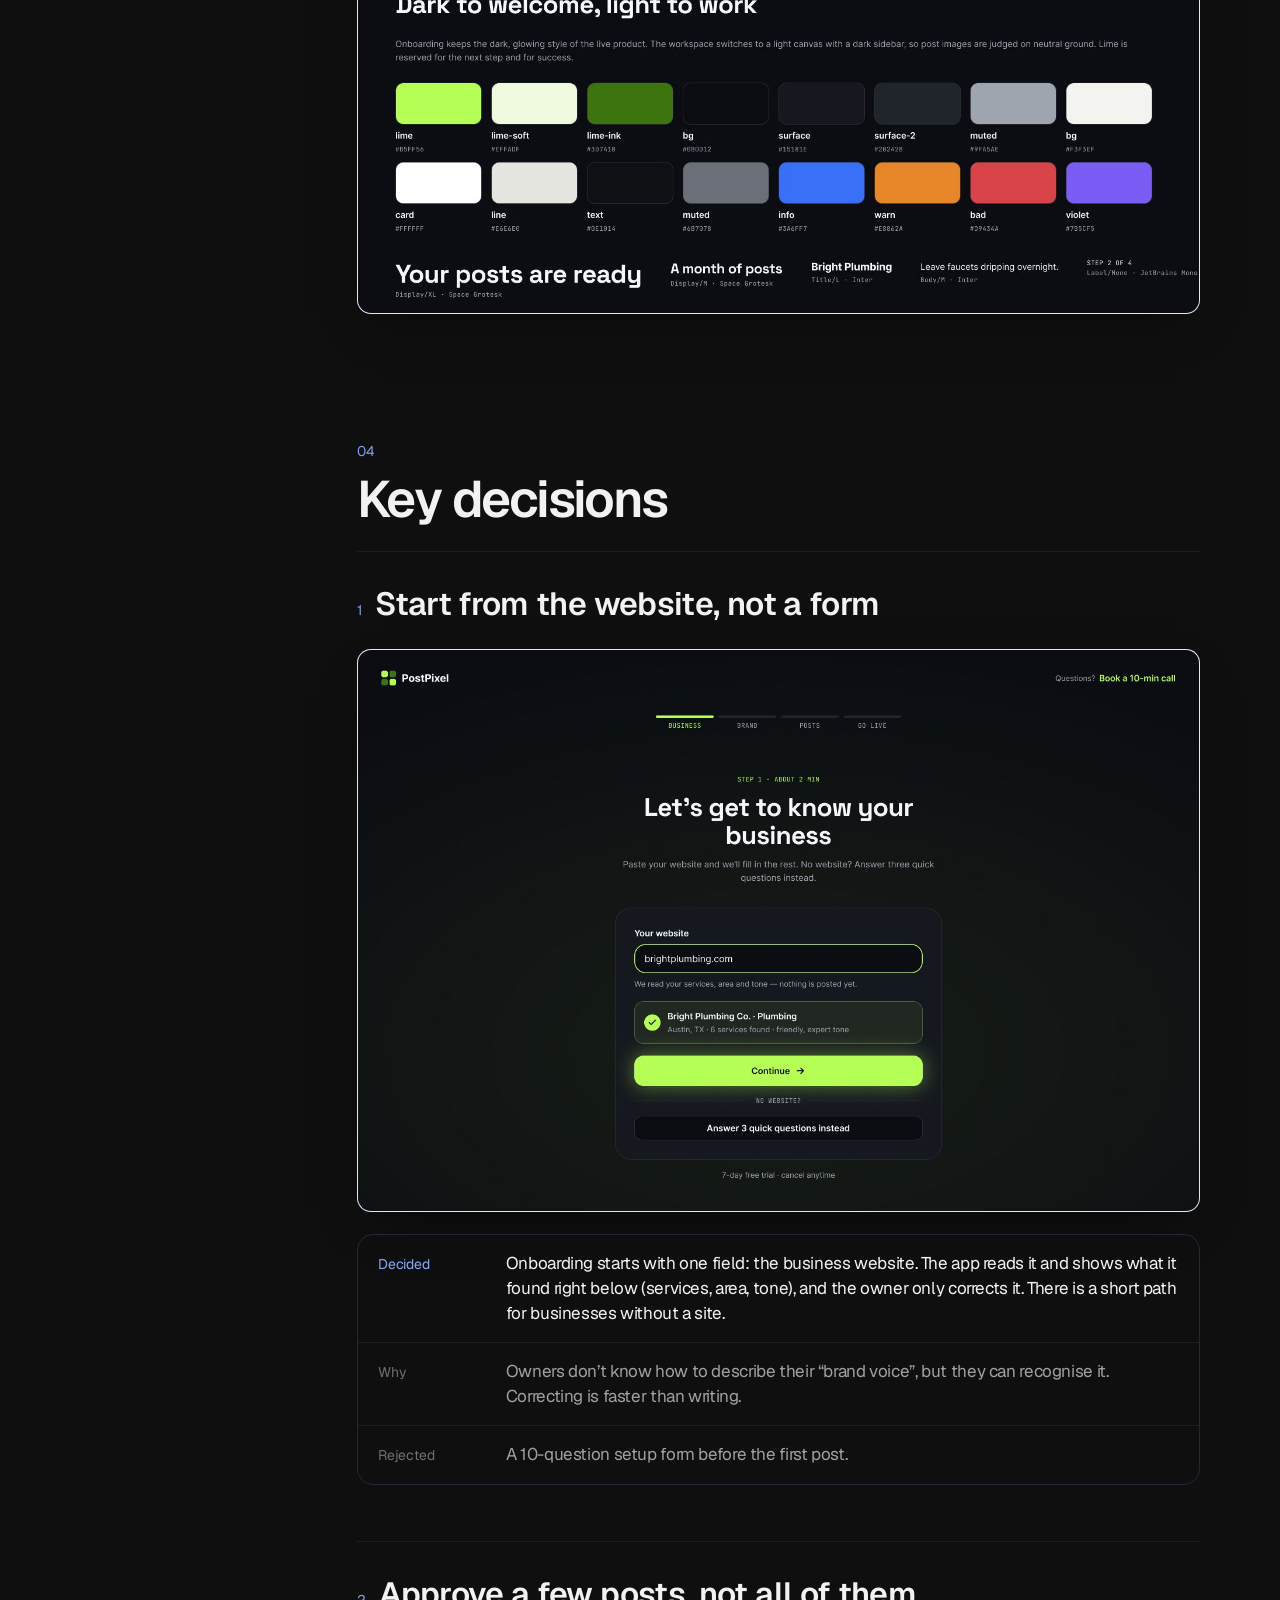
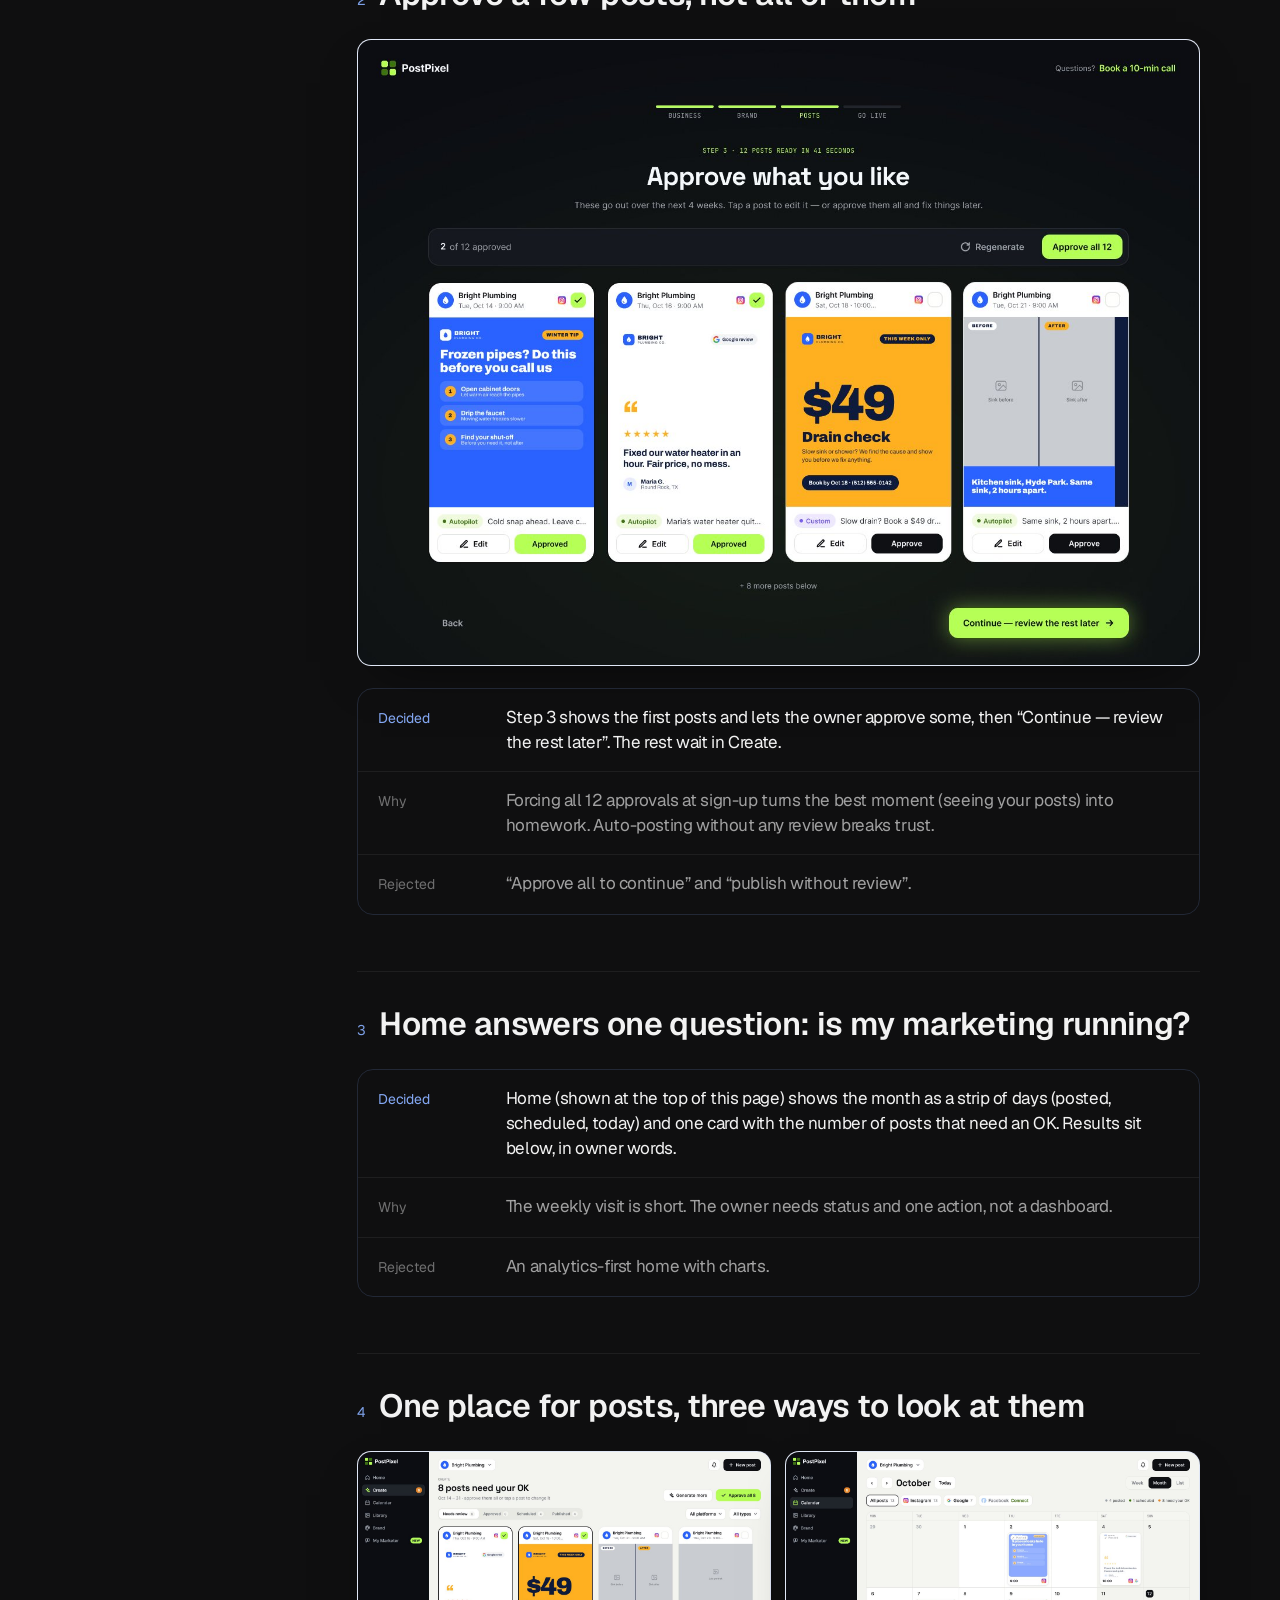
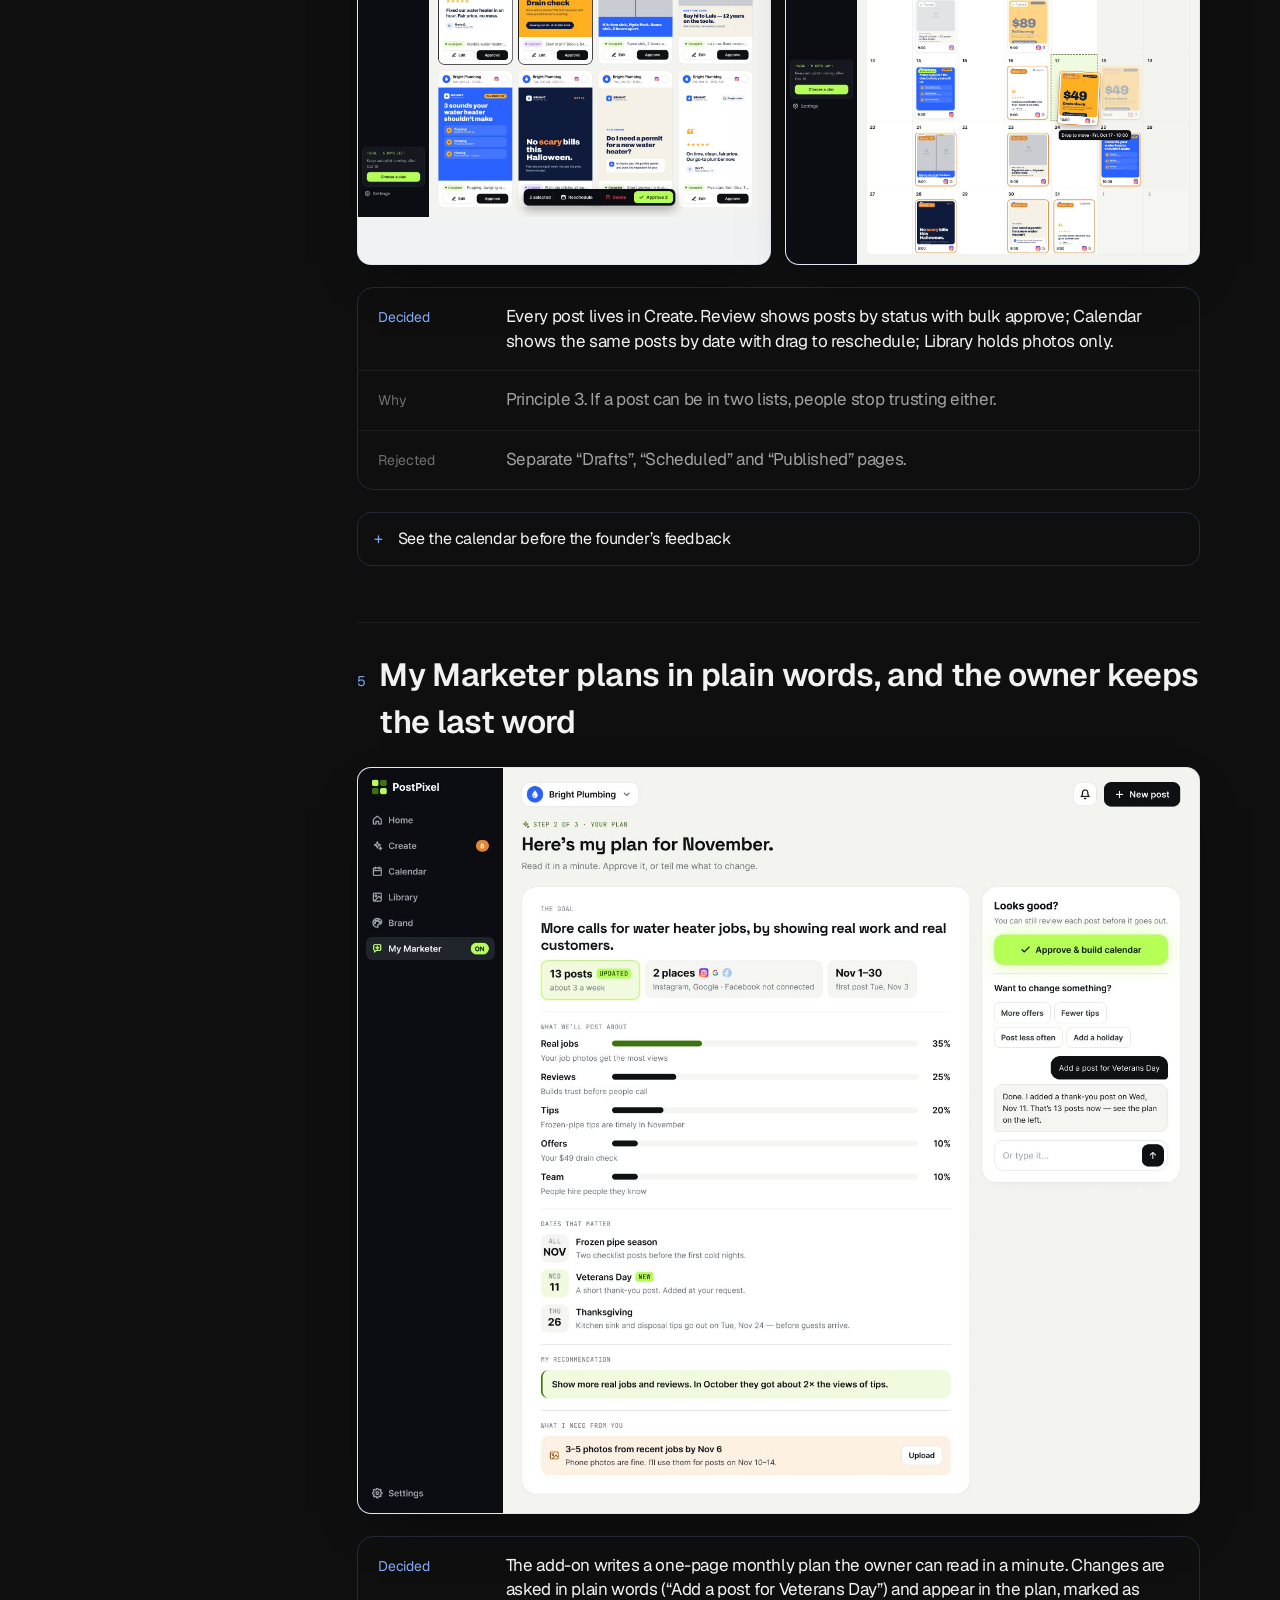
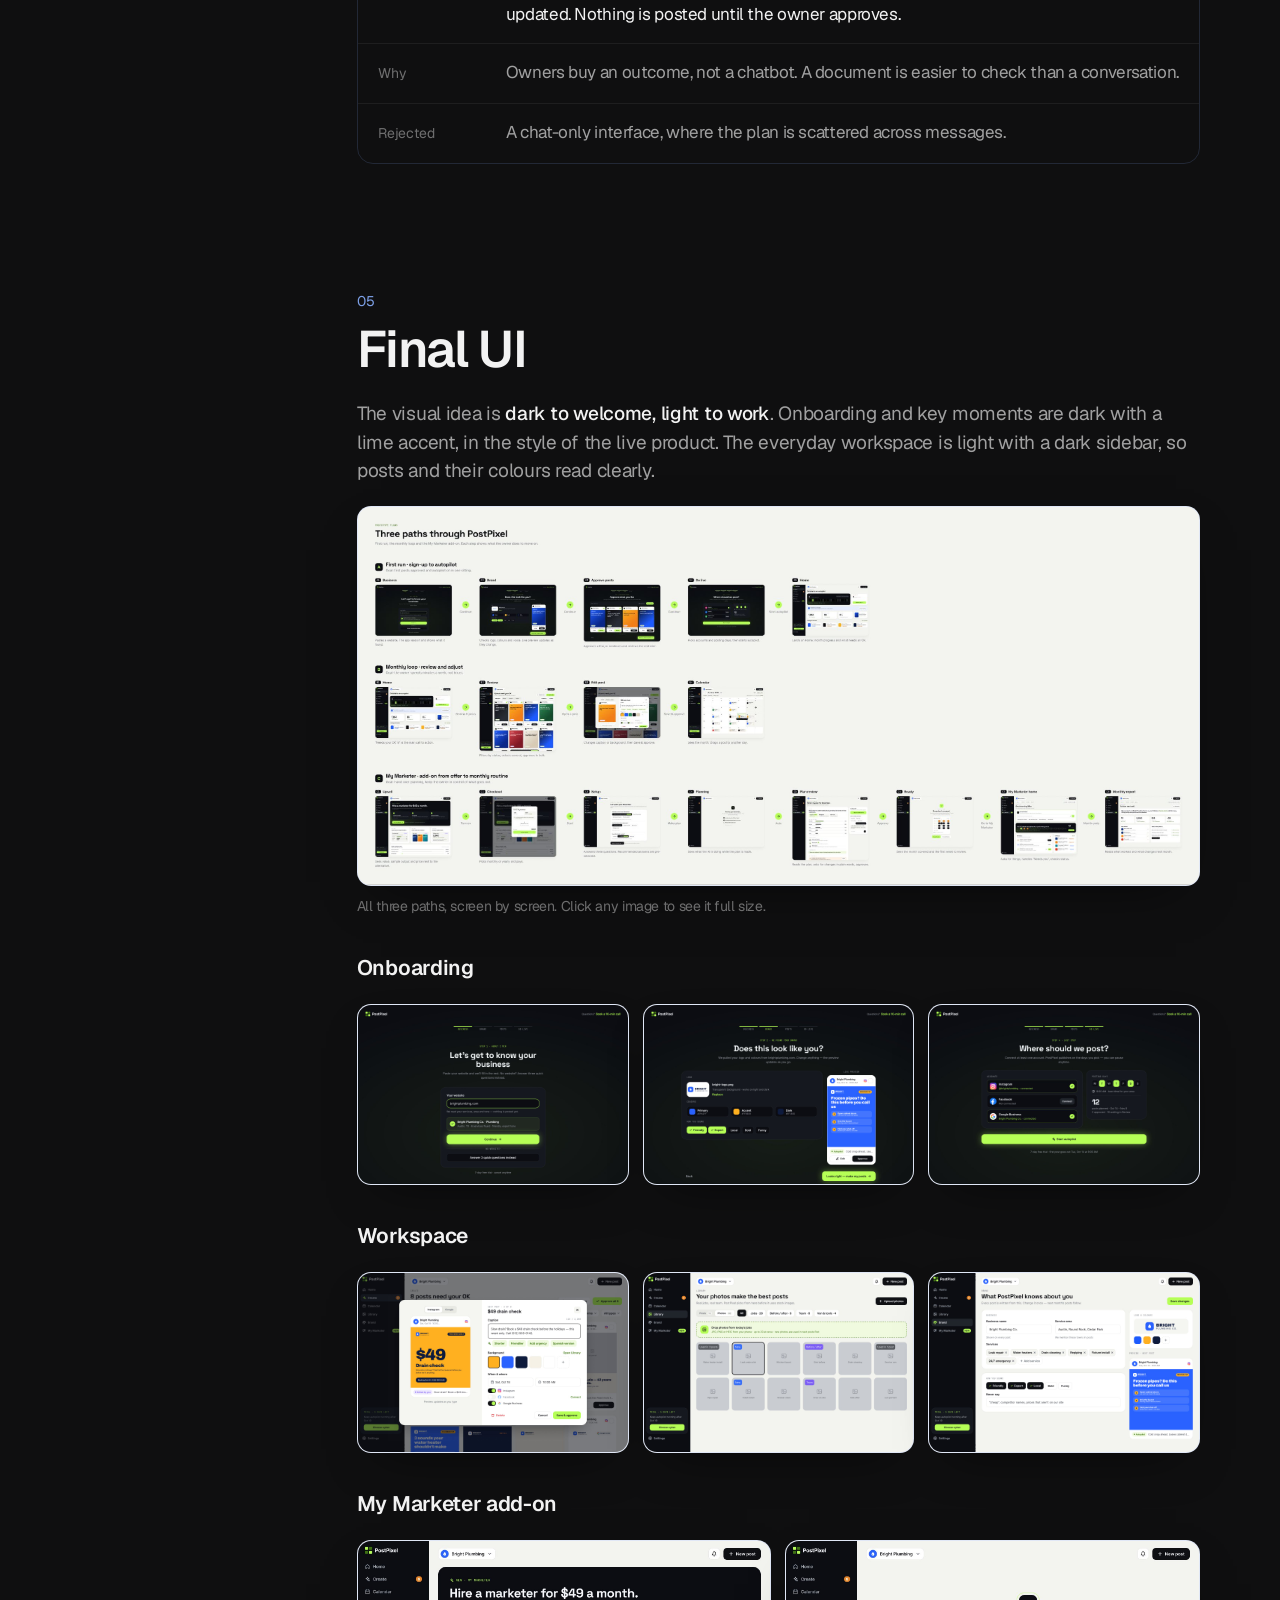
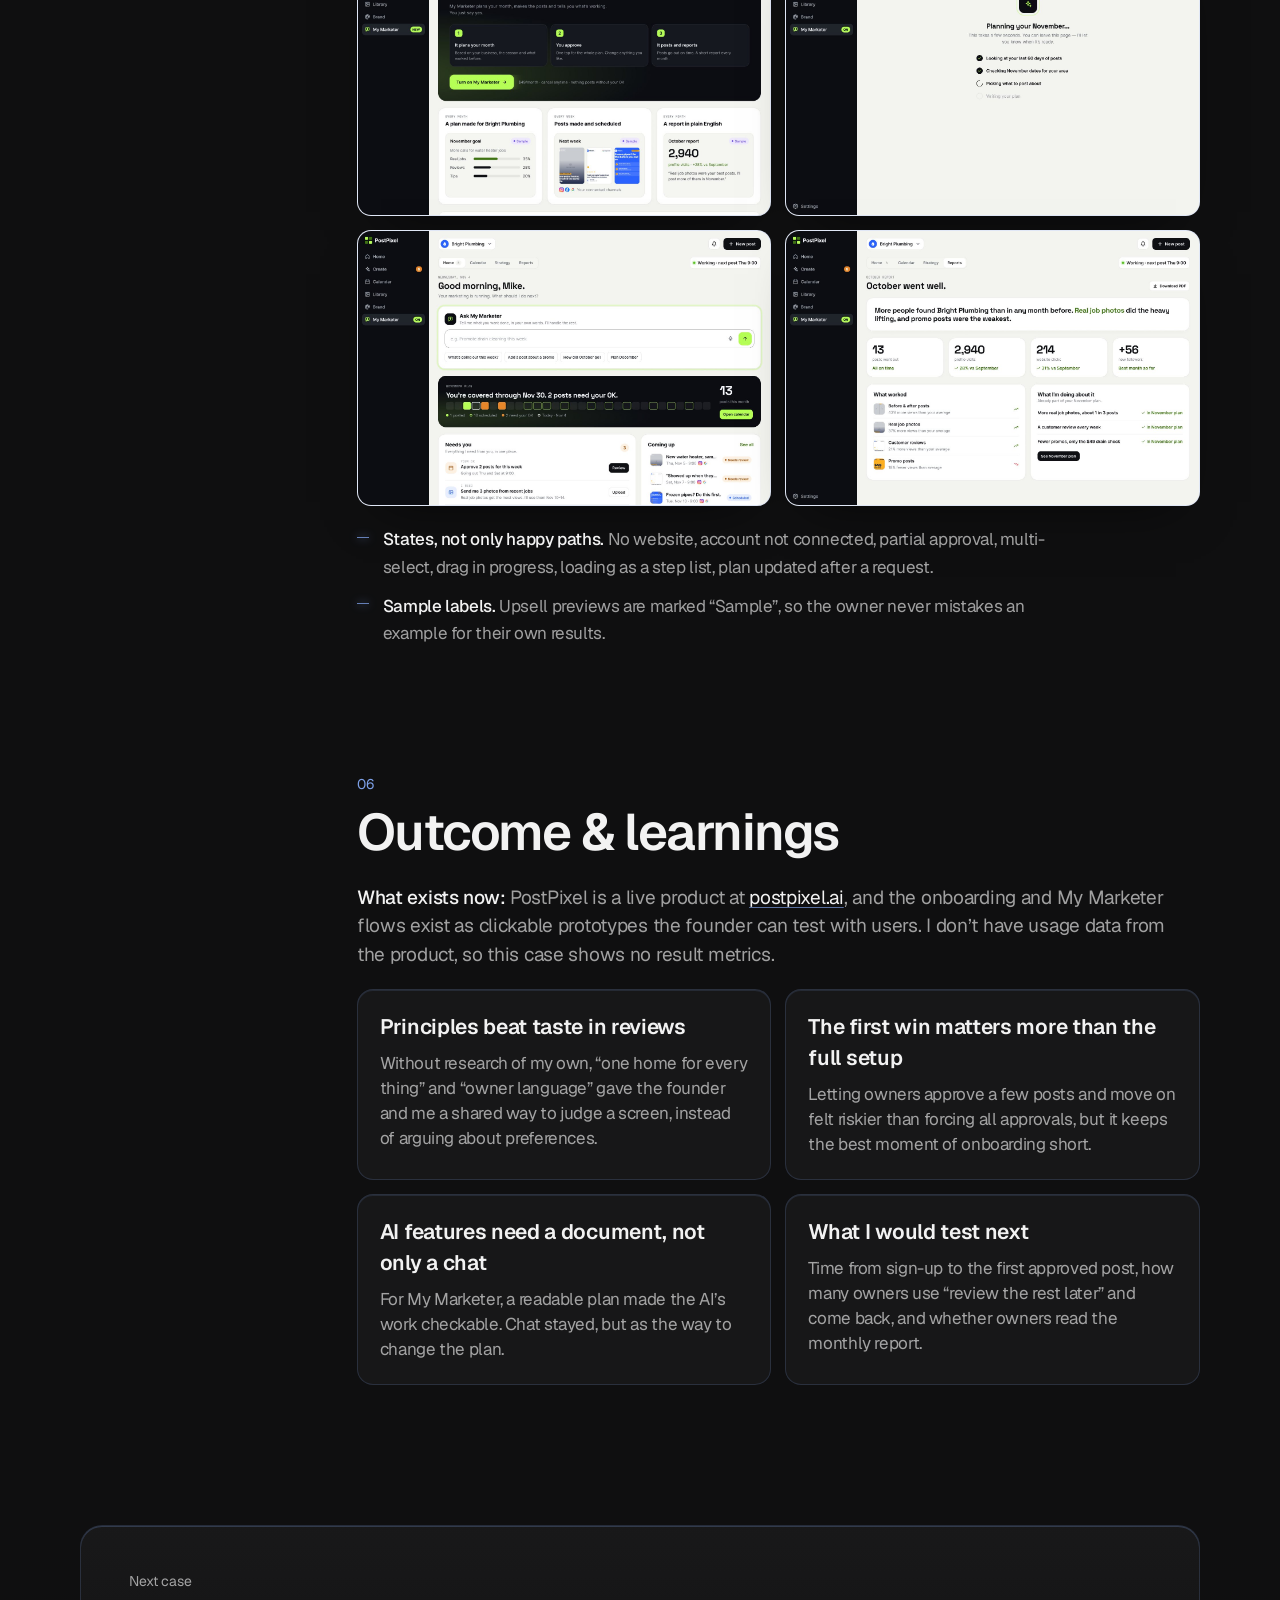
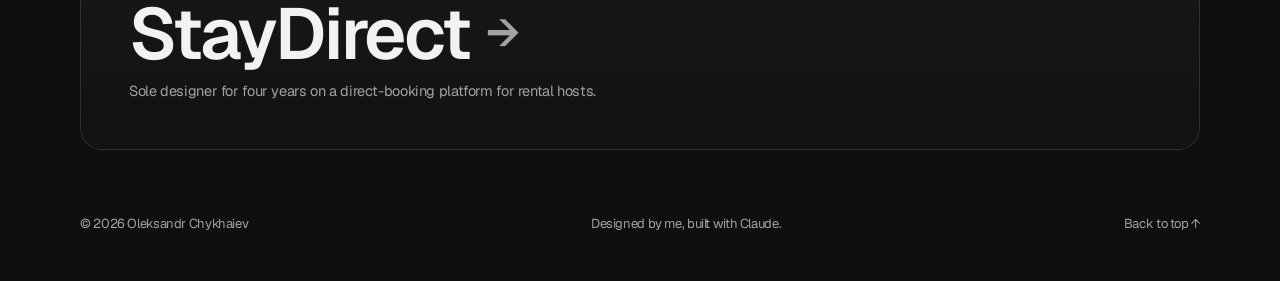
<file: work/postpixel/index.html>
<!doctype html>
<html lang="en">
<head>
  <meta charset="utf-8" />
  <meta name="viewport" content="width=device-width, initial-scale=1" />
  <title>PostPixel — Case study — Oleksandr Chykhaiev</title>
  <meta name="description" content="Designing an AI social media app for local service businesses: from sign-up to a month of approved posts in one sitting." />
  <meta name="theme-color" content="#0f0f10" />
  <link rel="preload" href="/fonts/Geist-Variable.woff2" as="font" type="font/woff2" crossorigin />
  <link rel="stylesheet" href="/styles.css" />
</head>
<body class="case-page">
  <a class="skip" href="#content">Skip to content</a>

  <header class="top">
    <a class="brand" href="/" aria-label="Home">
      <span class="brand-name">Oleksandr Chykhaiev</span>
      <span class="brand-role">AI-driven UX/UI Designer</span>
    </a>
    <nav class="pill" aria-label="Sections">
      <span class="pill-glow" aria-hidden="true"></span>
      <a href="/#work" class="is-active">Work</a>
      <a href="/#about">About</a>
      <a href="/#experience">Experience</a>
      <a href="/#contact">Contact</a>
    </nav>
    <div class="top-links">
      <a href="#" data-todo="linkedin" target="_blank" rel="noopener">LinkedIn <span class="ne" aria-hidden="true">↗</span></a>
      <a href="#" data-todo="cv" target="_blank" rel="noopener">CV <span class="ne" aria-hidden="true">↗</span></a>
    </div>
  </header>

  <main id="content">
    <section class="wrap case-hero">
      <a class="back" href="/#work"><span aria-hidden="true">←</span> All work</a>
      <p class="eyebrow">Case study · Real product, 2025–2026</p>
      <h1 class="case-title">PostPixel</h1>
      <p class="case-lead">Social media on autopilot for local service businesses: from sign-up to a month of approved posts <em>in one sitting</em>.</p>
      <dl class="meta">
        <div><dt>Role</dt><dd>Outsourced product designer, sole designer</dd></div>
        <div><dt>Scope</dt><dd>Web app: IA, user flows, wireframes, UI Kit, final UI</dd></div>
        <div><dt>Team</dt><dd>Founder (product, research), developers on his side</dd></div>
        <div><dt>Live</dt><dd><a class="inline" href="https://www.postpixel.ai/" target="_blank" rel="noopener">postpixel.ai ↗</a></dd></div>
      </dl>
      <div class="tldr" aria-label="In short">
        <div><p class="label">Problem</p><p>Small service business owners know they should post, but have no time or marketing skills, and won’t trust AI that posts in their name.</p></div>
        <div><p class="label">My role</p><p>Sole product designer: IA, user flows, wireframes, UI kit and final UI, working from the founder’s brief.</p></div>
        <div><p class="label">Outcome</p><p>A live product at postpixel.ai and two clickable prototypes for user tests. I don’t have usage data yet.</p></div>
      </div>
      <div class="stats-row" aria-label="In numbers">
        <div><b>3</b><span>user flows</span></div>
        <div><b>6</b><span>wireframes</span></div>
        <div><b>17</b><span>desktop screens</span></div>
        <div><b>8</b><span>core components</span></div>
        <div><b>2</b><span>clickable prototypes</span></div>
      </div>
    </section>

    <figure class="wrap case-cover reveal">
      <div class="cover-stage"><img src="/img/postpixel/home.jpg" alt="PostPixel Home: the month as a strip of days, a card with 8 posts that need an OK, a Facebook banner and results in plain words" width="1440" height="960" /></div>
    </figure>

    <div class="wrap case-layout">
      <nav class="toc" aria-label="On this page">
        <p class="label">On this page</p>
        <ol>
          <li><a href="#context">Context &amp; role</a></li>
          <li><a href="#problem">Problem</a></li>
          <li><a href="#process">Process</a></li>
          <li><a href="#decisions">Key decisions</a></li>
          <li><a href="#final">Final UI</a></li>
          <li><a href="#outcome">Outcome</a></li>
        </ol>
      </nav>

      <article class="case-body">
        <section id="context" class="cs">
          <p class="cs-n">01</p>
          <h2>Context &amp; my role</h2>
          <p>PostPixel is a live web app that writes and designs social media posts for local service businesses with AI and publishes them on a schedule. The owner reviews and approves; the app does the rest.</p>
          <p>I was the outsourced product designer and the only designer on the app. I designed it end to end: information architecture, user flows, wireframes, a UI Kit and the final UI. The founder owned research and product direction; I worked from his brief.</p>
          <p>The screens show the latest iteration of my design. The live product is close to it, with some differences in details. The business in the screens (Bright Plumbing) and every number in the UI are sample data, not product results.</p>
        </section>

        <section id="problem" class="cs">
          <p class="cs-n">02</p>
          <h2>Problem</h2>
          <p>Owners of small service businesses (plumbers, roofers, cleaners) know they should post regularly, but they have no time and no marketing skills. Posting stops after a few weeks, and the business looks inactive to people who check it before calling.</p>
          <p>AI can already write and design posts. The hard part is trust and effort: owners will not use a tool that posts something wrong in their name, or one that takes an hour a week to manage.</p>
          <div class="sides">
            <div><h3>Design question</h3><p>How do we get an owner from sign-up to a month of approved posts in one sitting, and keep their weekly effort to a few minutes?</p></div>
            <div><h3>Who it is for</h3><p>Mike, who owns a plumbing company, and Sara, who runs posting for several local clients. Both come from the founder’s brief; I did not validate them myself.</p></div>
          </div>
        </section>

        <section id="process" class="cs">
          <p class="cs-n">03</p>
          <h2>Process highlights</h2>
          <p>There was no research budget on my side, so I turned the founder’s brief into a few rules the whole team could check designs against: one job to be done and four principles.</p>
          <figure class="solo"><div class="shot"><img src="/img/postpixel/brief.jpg" alt="Brief board: Mike and Sara as assumptions from the founder's brief, three jobs to be done and four design principles" loading="lazy" width="1920" height="854" /></div></figure>
          <ol class="steps">
            <li><h3>Autopilot first</h3><p>The default is that posts go out; the owner steps in only when needed.</p></li>
            <li><h3>Show results before asking</h3><p>Show generated posts before asking for setup details or payment.</p></li>
            <li><h3>One home for every thing</h3><p>Each object (post, photo, brand setting) lives in one place only.</p></li>
            <li><h3>Owner language</h3><p>“Posts”, “needs your OK”, “people saw your posts”. No “impressions” or “content pillars”.</p></li>
          </ol>

          <h3 class="sub">Information architecture</h3>
          <p>Onboarding is a separate, linear space. The workspace has five sections an owner can name without thinking: Home, Create, Calendar, Library and Brand. Agencies switch businesses from the top bar. My Marketer was added later as an add-on section.</p>
          <figure class="solo"><div class="shot"><img src="/img/postpixel/ia.jpg" alt="Information architecture: onboarding in 4 steps, a workspace with five sections, and the account menu" loading="lazy" width="1920" height="933" /></div></figure>

          <h3 class="sub">User flows</h3>
          <p>I mapped three flows: the first run, the monthly loop and the My Marketer add-on. The flows decided which screens existed.</p>
          <figure class="solo"><div class="shot"><img src="/img/postpixel/flow-first.jpg" alt="First run flow: sign up, website or three quick questions, check brand, generating, approve posts, connect accounts, start autopilot" loading="lazy" width="1920" height="860" /></div></figure>
          <figure class="solo"><div class="shot"><img src="/img/postpixel/flow-loop.jpg" alt="Monthly loop: new month generated, Home asks for review, review and edit, calendar, published, results, and it repeats" loading="lazy" width="1920" height="820" /></div></figure>

          <h3 class="sub">Wireframes</h3>
          <p>Six wireframes tested layout before any visual work. Each numbered note is a decision I wanted the founder to agree on before we moved on.</p>
          <figure class="solo wide-scroll">
            <div class="shot scroll-x"><img src="/img/postpixel/wireframes.jpg" alt="Wireframes for onboarding steps 1 and 3, Home, Create review, Calendar and Brand, with numbered notes" loading="lazy" width="2496" height="1495" /></div>
            <figcaption>On small screens, scroll it sideways.</figcaption>
          </figure>

          <h3 class="sub">UI Kit, not a design system</h3>
          <p>For a small team that needed to ship, I built a UI Kit: colour and type variables, 28 icons, and the components the screens actually use (Button, Status Pill, Tab, Input, Nav Item, Post Card, Toggle, Onboarding Progress).</p>
          <figure class="solo"><div class="shot"><img src="/img/postpixel/foundations.jpg" alt="UI Kit foundations: lime accent, dark and light neutrals, status colours and the type scale" loading="lazy" width="1440" height="660" /></div></figure>
        </section>

        <section id="decisions" class="cs">
          <p class="cs-n">04</p>
          <h2>Key decisions</h2>

          <div class="decision">
            <h3><span>1</span> Start from the website, not a form</h3>
            <figure class="solo"><div class="shot"><img src="/img/postpixel/onb-1.jpg" alt="Onboarding step 1: one website field, the business found right below, and a link to answer three questions instead" loading="lazy" width="1440" height="960" /></div></figure>
            <dl class="dec">
              <div><dt>Decided</dt><dd>Onboarding starts with one field: the business website. The app reads it and shows what it found right below (services, area, tone), and the owner only corrects it. There is a short path for businesses without a site.</dd></div>
              <div><dt>Why</dt><dd>Owners don’t know how to describe their “brand voice”, but they can recognise it. Correcting is faster than writing.</dd></div>
              <div><dt>Rejected</dt><dd>A 10-question setup form before the first post.</dd></div>
            </dl>
          </div>

          <div class="decision">
            <h3><span>2</span> Approve a few posts, not all of them</h3>
            <figure class="solo"><div class="shot"><img src="/img/postpixel/onb-3.jpg" alt="Onboarding step 3: 2 of 12 posts approved, with Continue, review the rest later" loading="lazy" width="1440" height="1070" /></div></figure>
            <dl class="dec">
              <div><dt>Decided</dt><dd>Step 3 shows the first posts and lets the owner approve some, then “Continue — review the rest later”. The rest wait in Create.</dd></div>
              <div><dt>Why</dt><dd>Forcing all 12 approvals at sign-up turns the best moment (seeing your posts) into homework. Auto-posting without any review breaks trust.</dd></div>
              <div><dt>Rejected</dt><dd>“Approve all to continue” and “publish without review”.</dd></div>
            </dl>
          </div>

          <div class="decision">
            <h3><span>3</span> Home answers one question: is my marketing running?</h3>
            <dl class="dec">
              <div><dt>Decided</dt><dd>Home (shown at the top of this page) shows the month as a strip of days (posted, scheduled, today) and one card with the number of posts that need an OK. Results sit below, in owner words.</dd></div>
              <div><dt>Why</dt><dd>The weekly visit is short. The owner needs status and one action, not a dashboard.</dd></div>
              <div><dt>Rejected</dt><dd>An analytics-first home with charts.</dd></div>
            </dl>
          </div>

          <div class="decision">
            <h3><span>4</span> One place for posts, three ways to look at them</h3>
            <figure class="duo">
              <div class="shot"><img src="/img/postpixel/review.jpg" alt="Create: posts filtered by status, two selected, with a bulk bar to reschedule, delete or approve" loading="lazy" width="1440" height="1274" /></div>
              <div class="shot"><img src="/img/postpixel/cal-month.jpg" alt="Calendar month view: every post as a preview with its status, one being dragged to another day" loading="lazy" width="1440" height="1437" /></div>
            </figure>
            <dl class="dec">
              <div><dt>Decided</dt><dd>Every post lives in Create. Review shows posts by status with bulk approve; Calendar shows the same posts by date with drag to reschedule; Library holds photos only.</dd></div>
              <div><dt>Why</dt><dd>Principle 3. If a post can be in two lists, people stop trusting either.</dd></div>
              <div><dt>Rejected</dt><dd>Separate “Drafts”, “Scheduled” and “Published” pages.</dd></div>
            </dl>
            <details class="more">
              <summary>See the calendar before the founder’s feedback</summary>
              <div class="shot"><img src="/img/postpixel/cal-v1.jpg" alt="First version of the calendar: posts as small chips with a title and time" loading="lazy" width="1440" height="960" /></div>
              <p class="muted">The first version showed posts as small chips. After the founder’s review, month cells show the post itself, with filters by platform.</p>
            </details>
          </div>

          <div class="decision">
            <h3><span>5</span> My Marketer plans in plain words, and the owner keeps the last word</h3>
            <figure class="solo"><div class="shot"><img src="/img/postpixel/mm-plan.jpg" alt="My Marketer plan review: a one-page November plan, and a request in plain words that adds a Veterans Day post marked as new" loading="lazy" width="1440" height="1275" /></div></figure>
            <dl class="dec">
              <div><dt>Decided</dt><dd>The add-on writes a one-page monthly plan the owner can read in a minute. Changes are asked in plain words (“Add a post for Veterans Day”) and appear in the plan, marked as updated. Nothing is posted until the owner approves.</dd></div>
              <div><dt>Why</dt><dd>Owners buy an outcome, not a chatbot. A document is easier to check than a conversation.</dd></div>
              <div><dt>Rejected</dt><dd>A chat-only interface, where the plan is scattered across messages.</dd></div>
            </dl>
          </div>
        </section>

        <section id="final" class="cs">
          <p class="cs-n">05</p>
          <h2>Final UI</h2>
          <p>The visual idea is <b>dark to welcome, light to work</b>. Onboarding and key moments are dark with a lime accent, in the style of the live product. The everyday workspace is light with a dark sidebar, so posts and their colours read clearly.</p>
          <figure class="solo wide-scroll">
            <div class="shot scroll-x"><img src="/img/postpixel/flows.jpg" alt="Prototype flows board: first run, monthly loop and My Marketer, screen by screen" loading="lazy" width="2400" height="1079" /></div>
            <figcaption>All three paths, screen by screen. Click any image to see it full size.</figcaption>
          </figure>

          <h3 class="sub">Onboarding</h3>
          <div class="gallery">
            <div class="shot"><img src="/img/postpixel/onb-1.jpg" alt="Step 1, Business: the website read result" loading="lazy" width="1440" height="960" /></div>
            <div class="shot"><img src="/img/postpixel/onb-2.jpg" alt="Step 2, Brand: logo, colours and voice with a live post preview" loading="lazy" width="1440" height="960" /></div>
            <div class="shot"><img src="/img/postpixel/onb-4.jpg" alt="Step 4, Go live: connected accounts, a Facebook not connected state and posting days" loading="lazy" width="1440" height="960" /></div>
          </div>
          <h3 class="sub">Workspace</h3>
          <div class="gallery">
            <div class="shot"><img src="/img/postpixel/edit.jpg" alt="Edit post dialog: caption with AI rewrite chips, background, date and channels, live preview" loading="lazy" width="1440" height="960" /></div>
            <div class="shot"><img src="/img/postpixel/library.jpg" alt="Library: upload drop zone and photos tagged by job, before and after, and team" loading="lazy" width="1440" height="960" /></div>
            <div class="shot"><img src="/img/postpixel/brand.jpg" alt="Brand: business details, voice and words to never say, with a preview of the next post" loading="lazy" width="1440" height="960" /></div>
          </div>
          <h3 class="sub">My Marketer add-on</h3>
          <div class="gallery two">
            <div class="shot"><img src="/img/postpixel/mm-upsell.jpg" alt="Upsell: what My Marketer does, sample output and its price next to a part-time marketer and an agency" loading="lazy" width="1440" height="1181" /></div>
            <div class="shot"><img src="/img/postpixel/mm-planning.jpg" alt="Loading state: planning shown as a list of steps instead of a spinner" loading="lazy" width="1440" height="960" /></div>
            <div class="shot"><img src="/img/postpixel/mm-home.jpg" alt="My Marketer home: ask in your own words, the month plan, and everything that needs the owner in one list" loading="lazy" width="1440" height="1096" /></div>
            <div class="shot"><img src="/img/postpixel/mm-report.jpg" alt="Monthly report: one-sentence summary, four numbers, what worked and what changes next month" loading="lazy" width="1440" height="960" /></div>
          </div>
          <ul class="ticks">
            <li><b>States, not only happy paths.</b> No website, account not connected, partial approval, multi-select, drag in progress, loading as a step list, plan updated after a request.</li>
            <li><b>Sample labels.</b> Upsell previews are marked “Sample”, so the owner never mistakes an example for their own results.</li>
          </ul>
        </section>

        <section id="outcome" class="cs">
          <p class="cs-n">06</p>
          <h2>Outcome &amp; learnings</h2>
          <p><b>What exists now:</b> PostPixel is a live product at <a class="inline" href="https://www.postpixel.ai/" target="_blank" rel="noopener">postpixel.ai</a>, and the onboarding and My Marketer flows exist as clickable prototypes the founder can test with users. I don’t have usage data from the product, so this case shows no result metrics.</p>
          <div class="learn">
            <div><h3>Principles beat taste in reviews</h3><p>Without research of my own, “one home for every thing” and “owner language” gave the founder and me a shared way to judge a screen, instead of arguing about preferences.</p></div>
            <div><h3>The first win matters more than the full setup</h3><p>Letting owners approve a few posts and move on felt riskier than forcing all approvals, but it keeps the best moment of onboarding short.</p></div>
            <div><h3>AI features need a document, not only a chat</h3><p>For My Marketer, a readable plan made the AI’s work checkable. Chat stayed, but as the way to change the plan.</p></div>
            <div><h3>What I would test next</h3><p>Time from sign-up to the first approved post, how many owners use “review the rest later” and come back, and whether owners read the monthly report.</p></div>
          </div>
        </section>
      </article>
    </div>

    <section class="wrap next">
      <a class="card next-card" href="/work/staydirect/">
        <span class="label">Next case</span>
        <span class="next-title">StayDirect <span class="arrow" aria-hidden="true">→</span></span>
        <span class="card-meta">Sole designer for four years on a direct-booking platform for rental hosts.</span>
      </a>
    </section>
  </main>

  <footer class="wrap foot">
    <p>© 2026 Oleksandr Chykhaiev</p>
    <p class="muted">Designed by me, built with Claude.</p>
    <a href="#content">Back to top ↑</a>
  </footer>

  <div class="toast" role="status" aria-live="polite"></div>
  <script src="/main.js" defer></script>
</body>
</html>
</file>
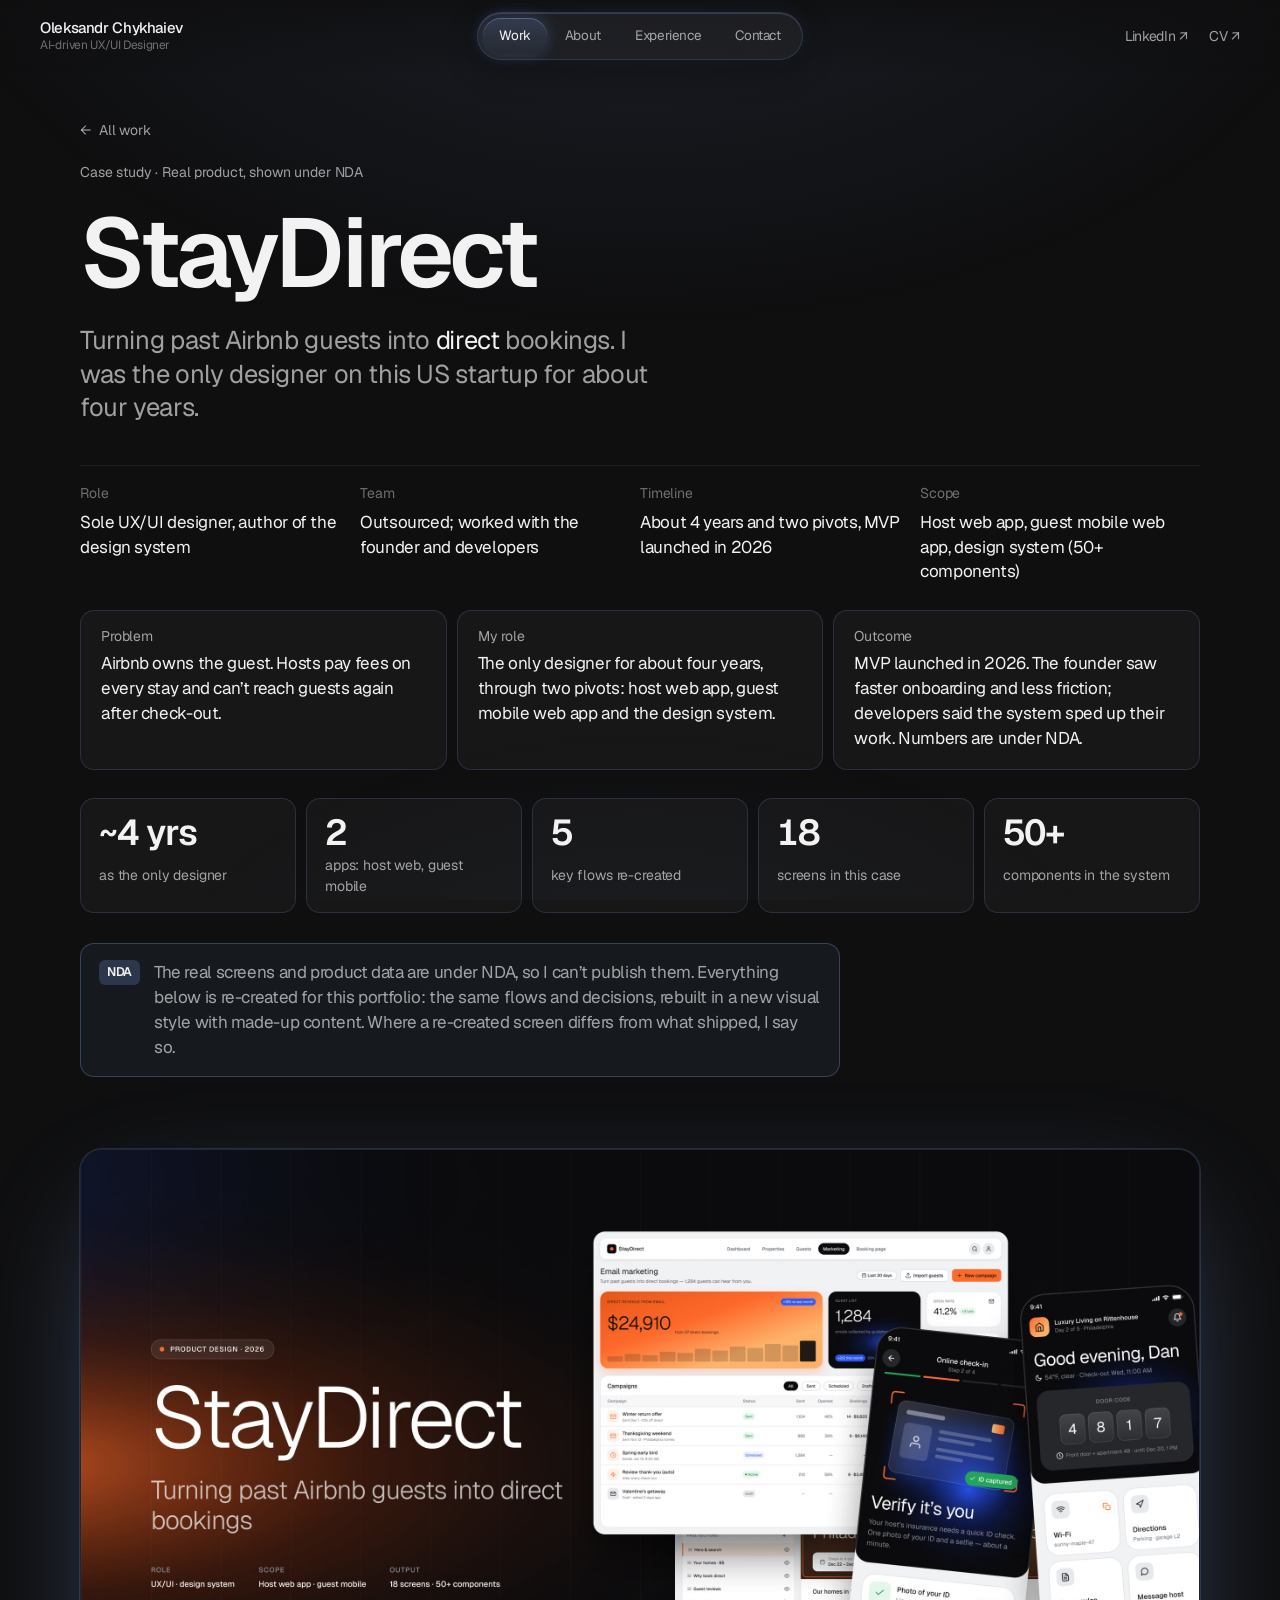
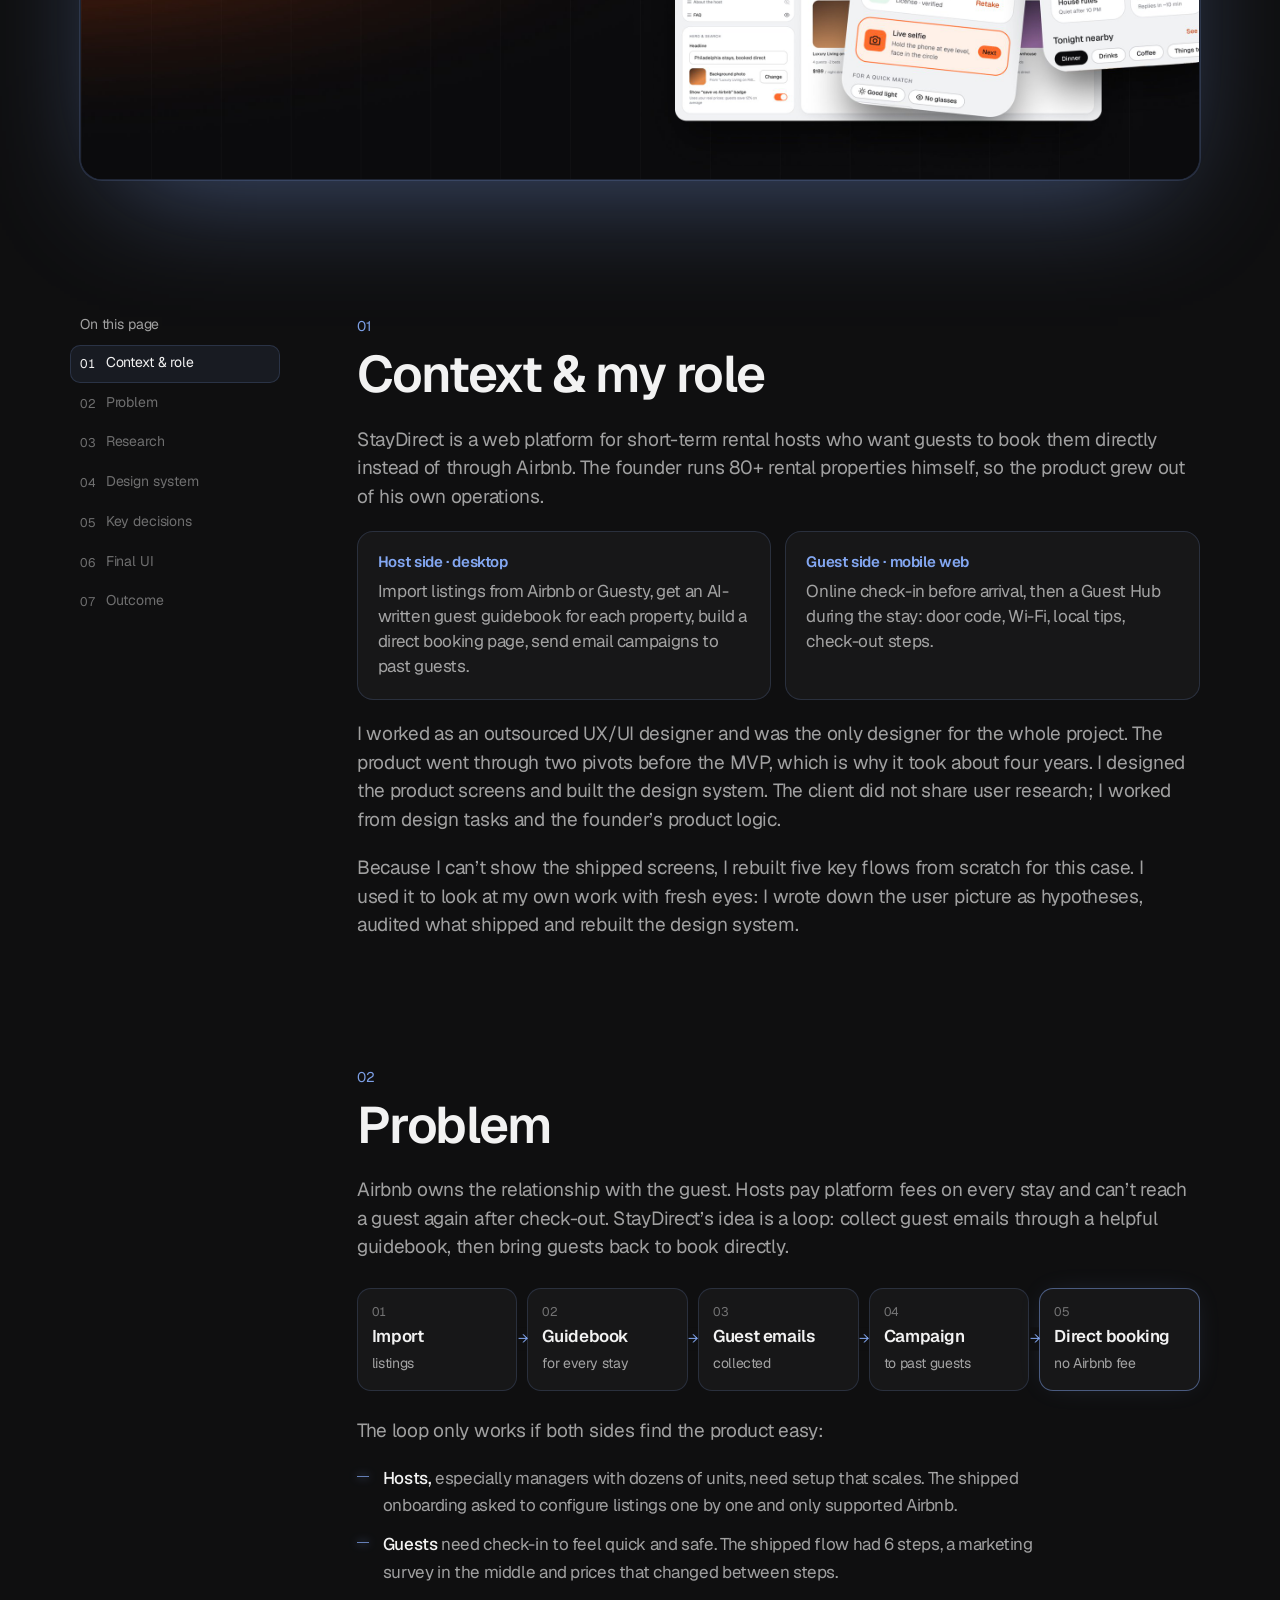
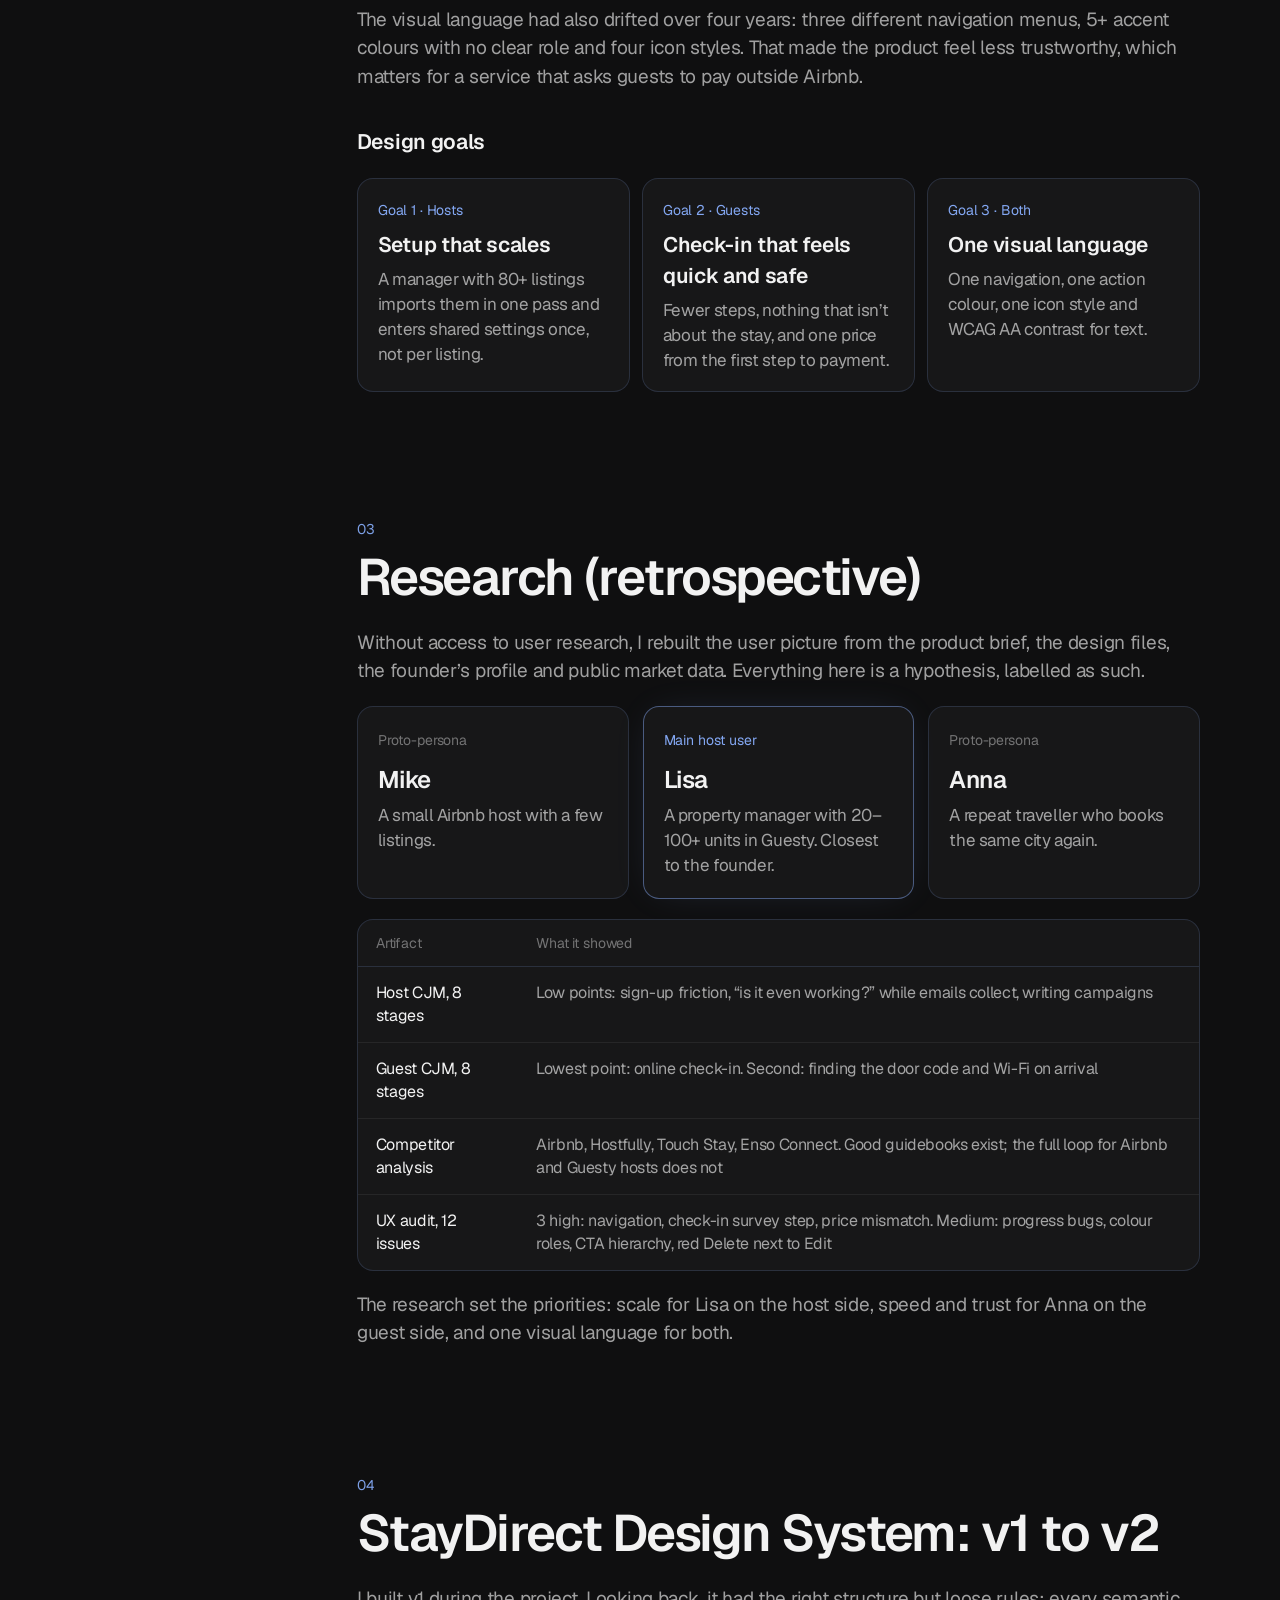
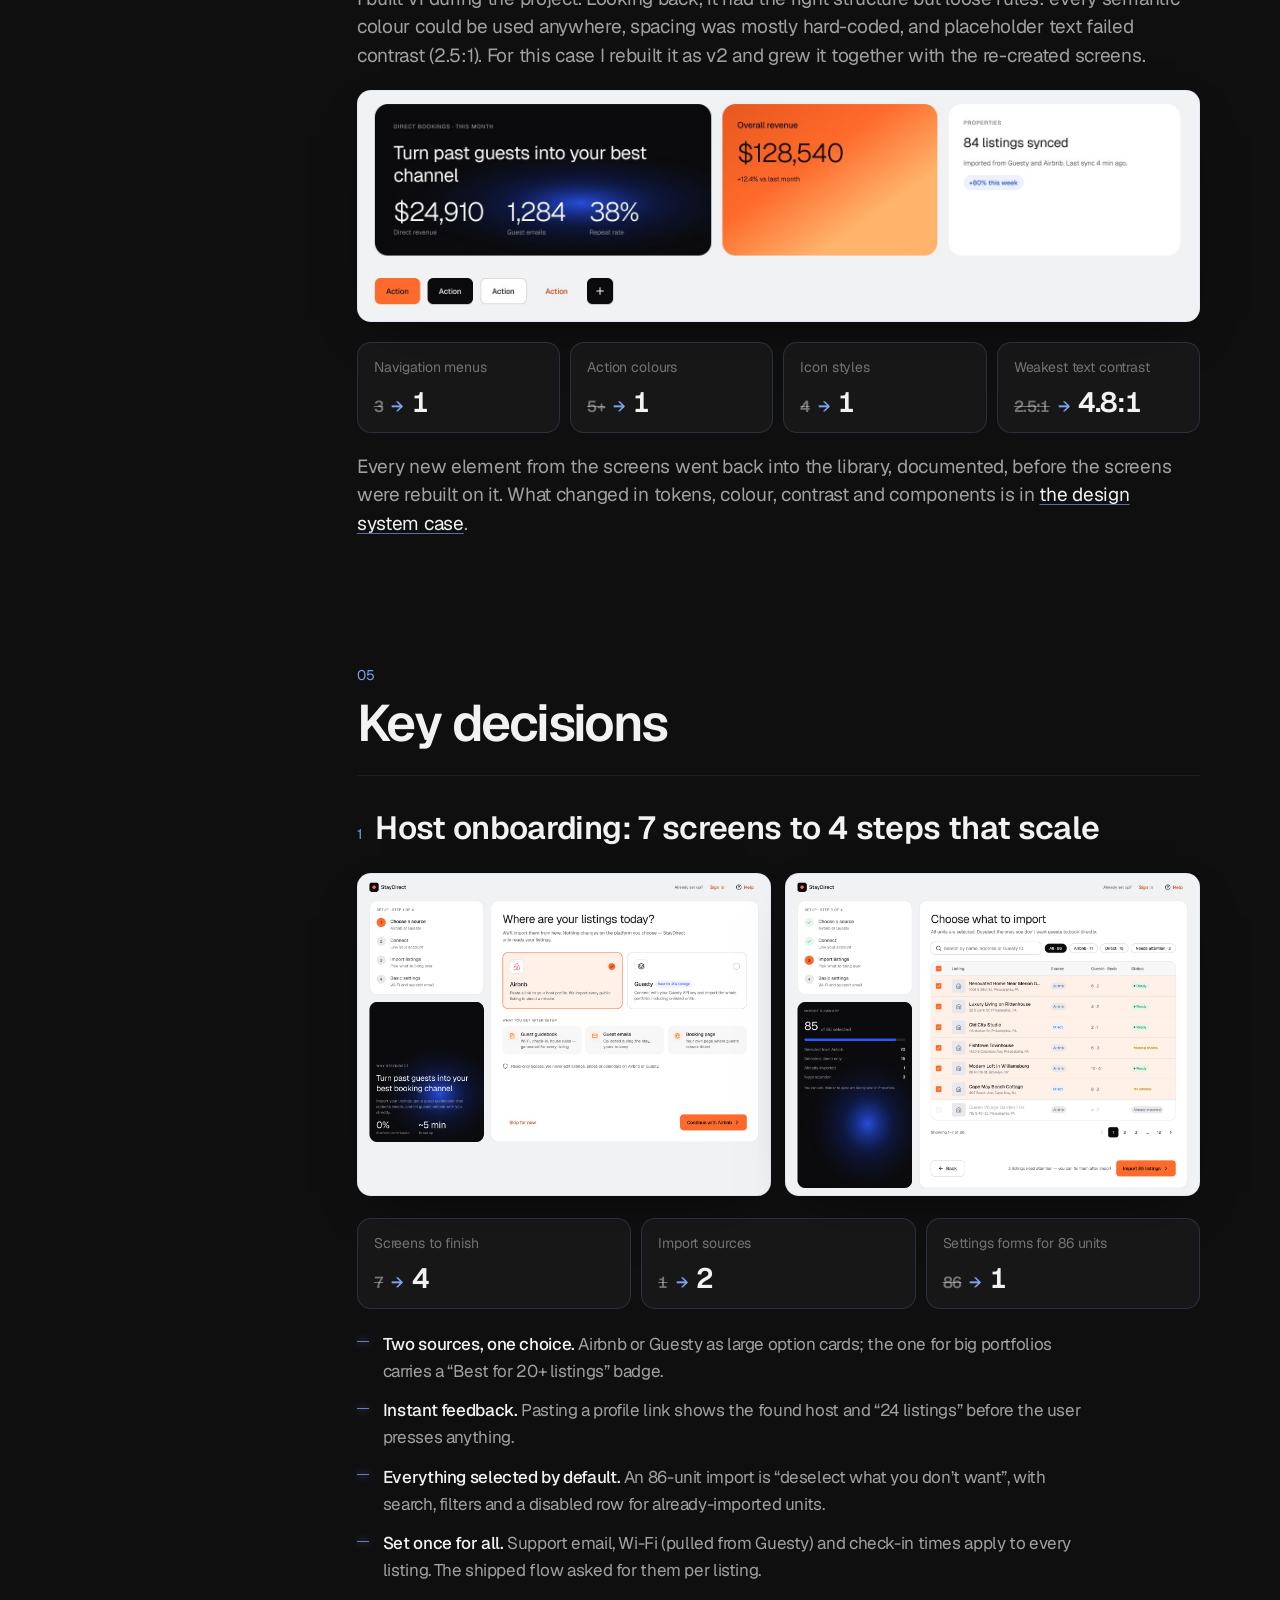
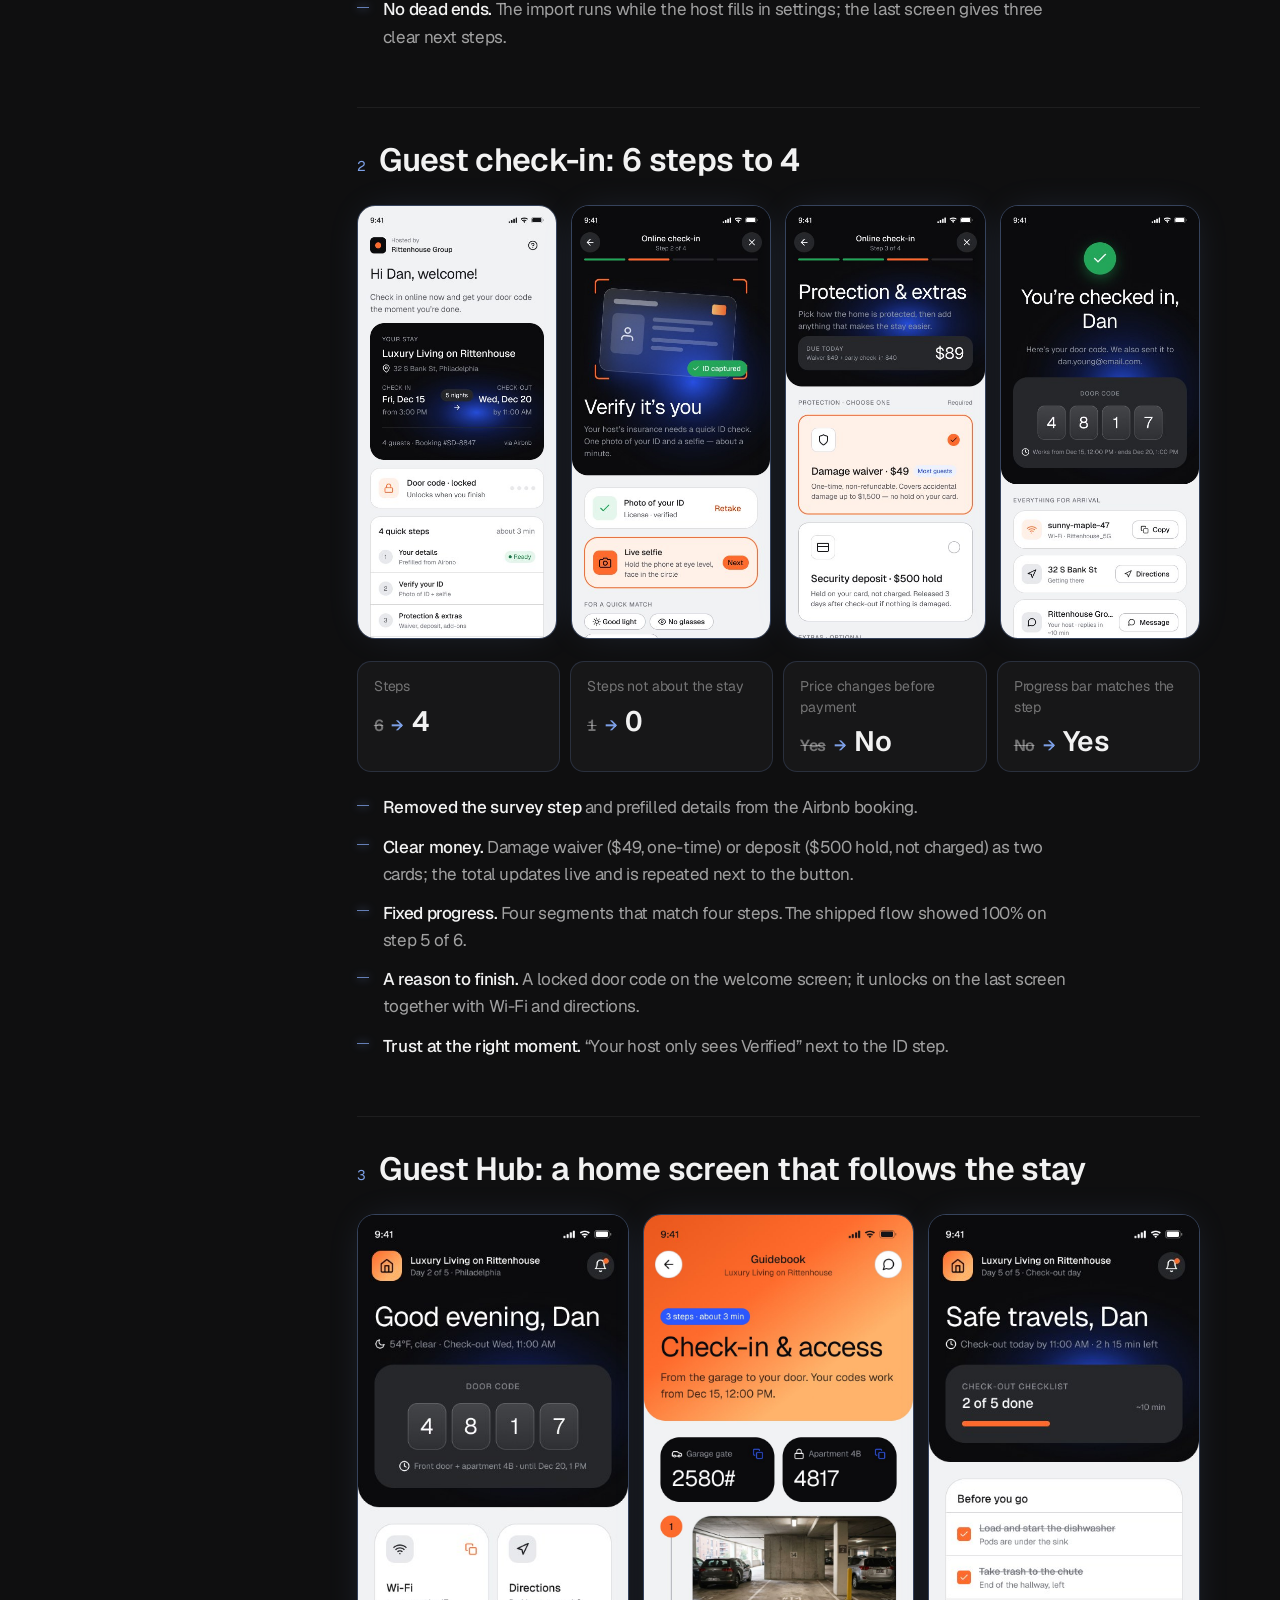
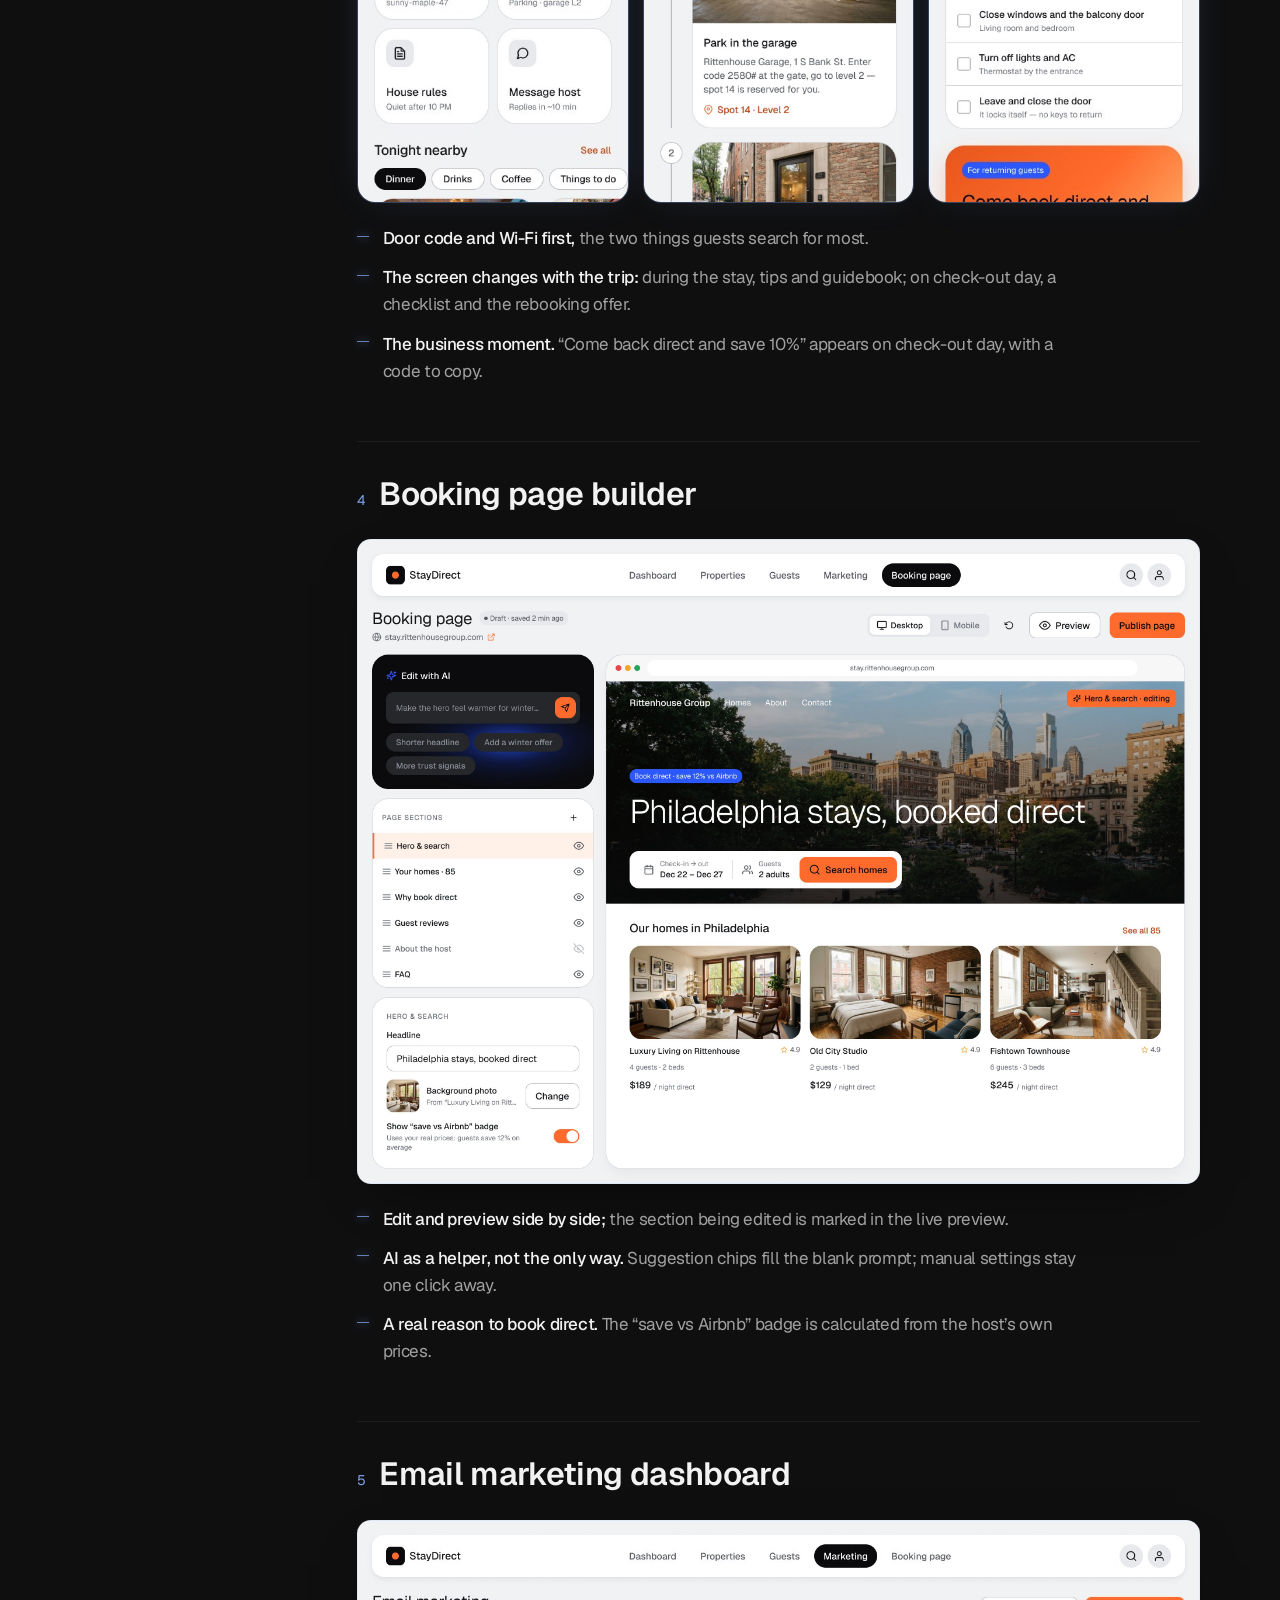
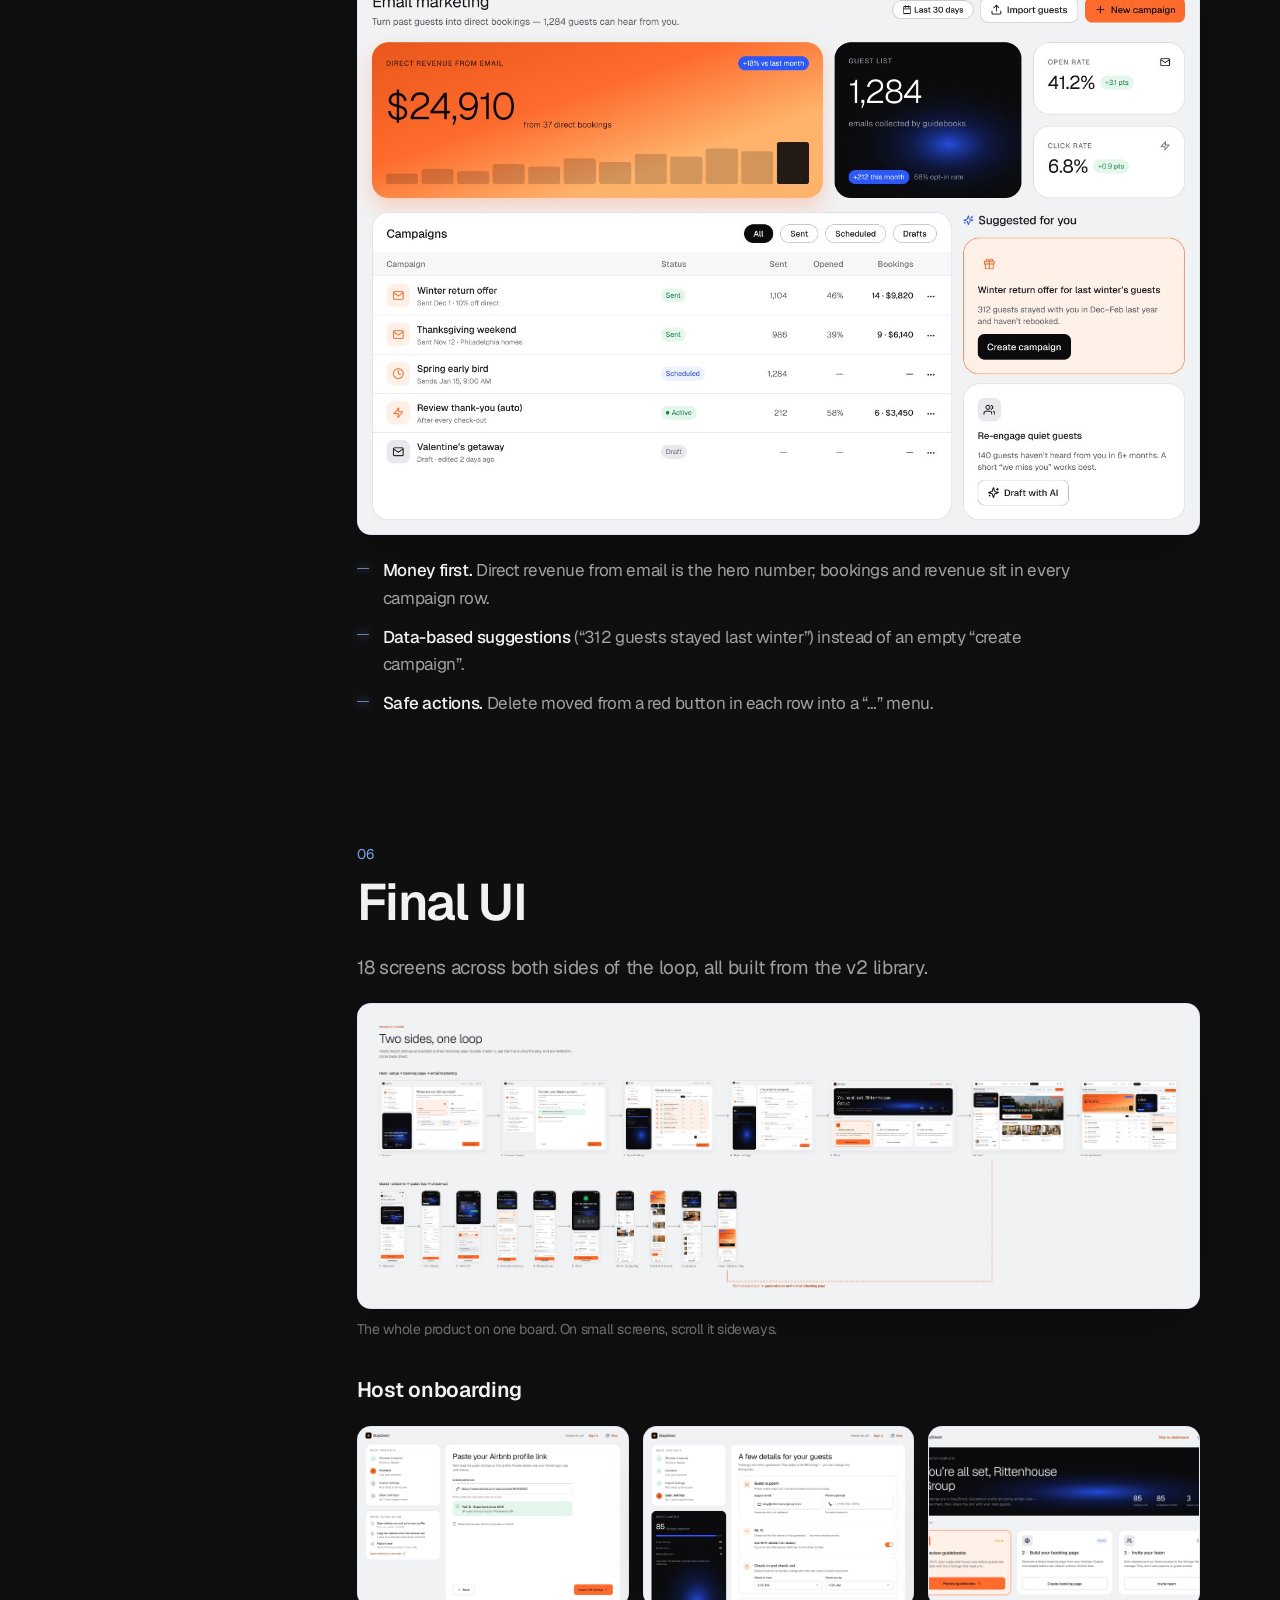
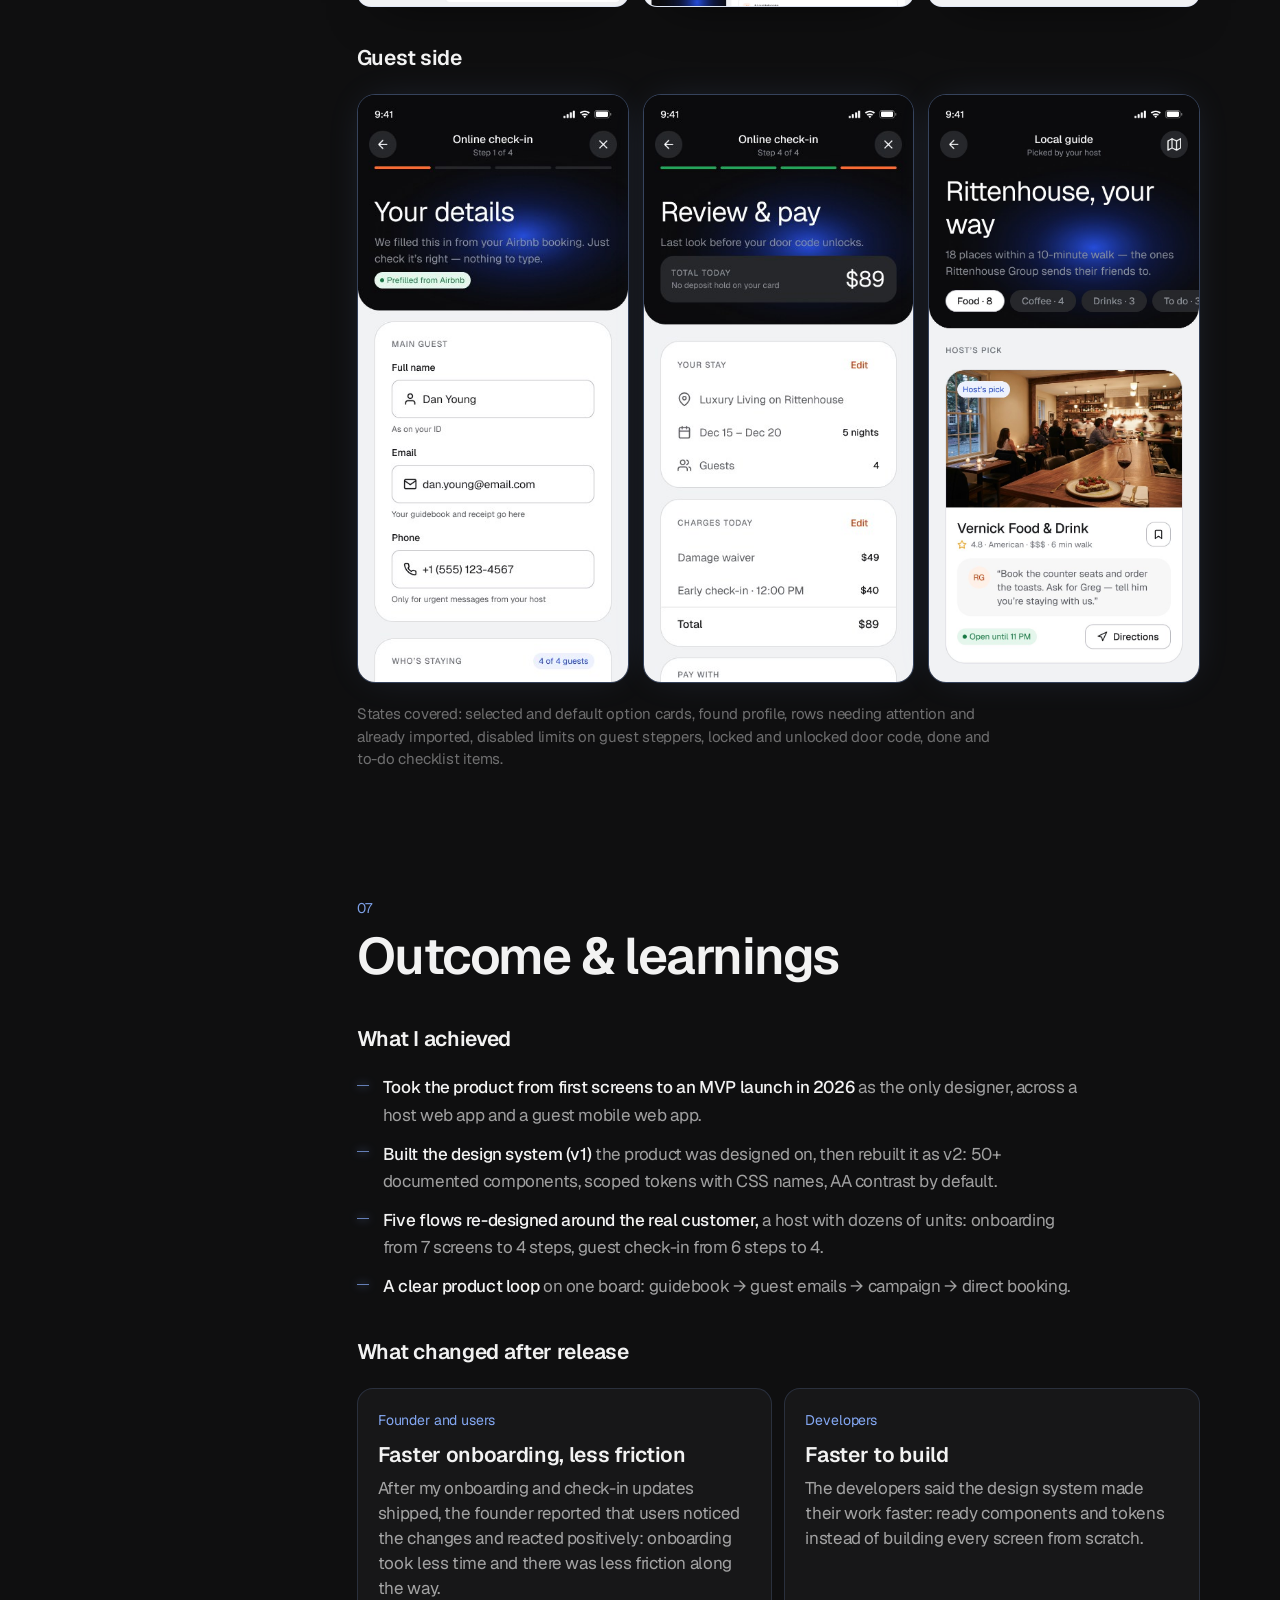
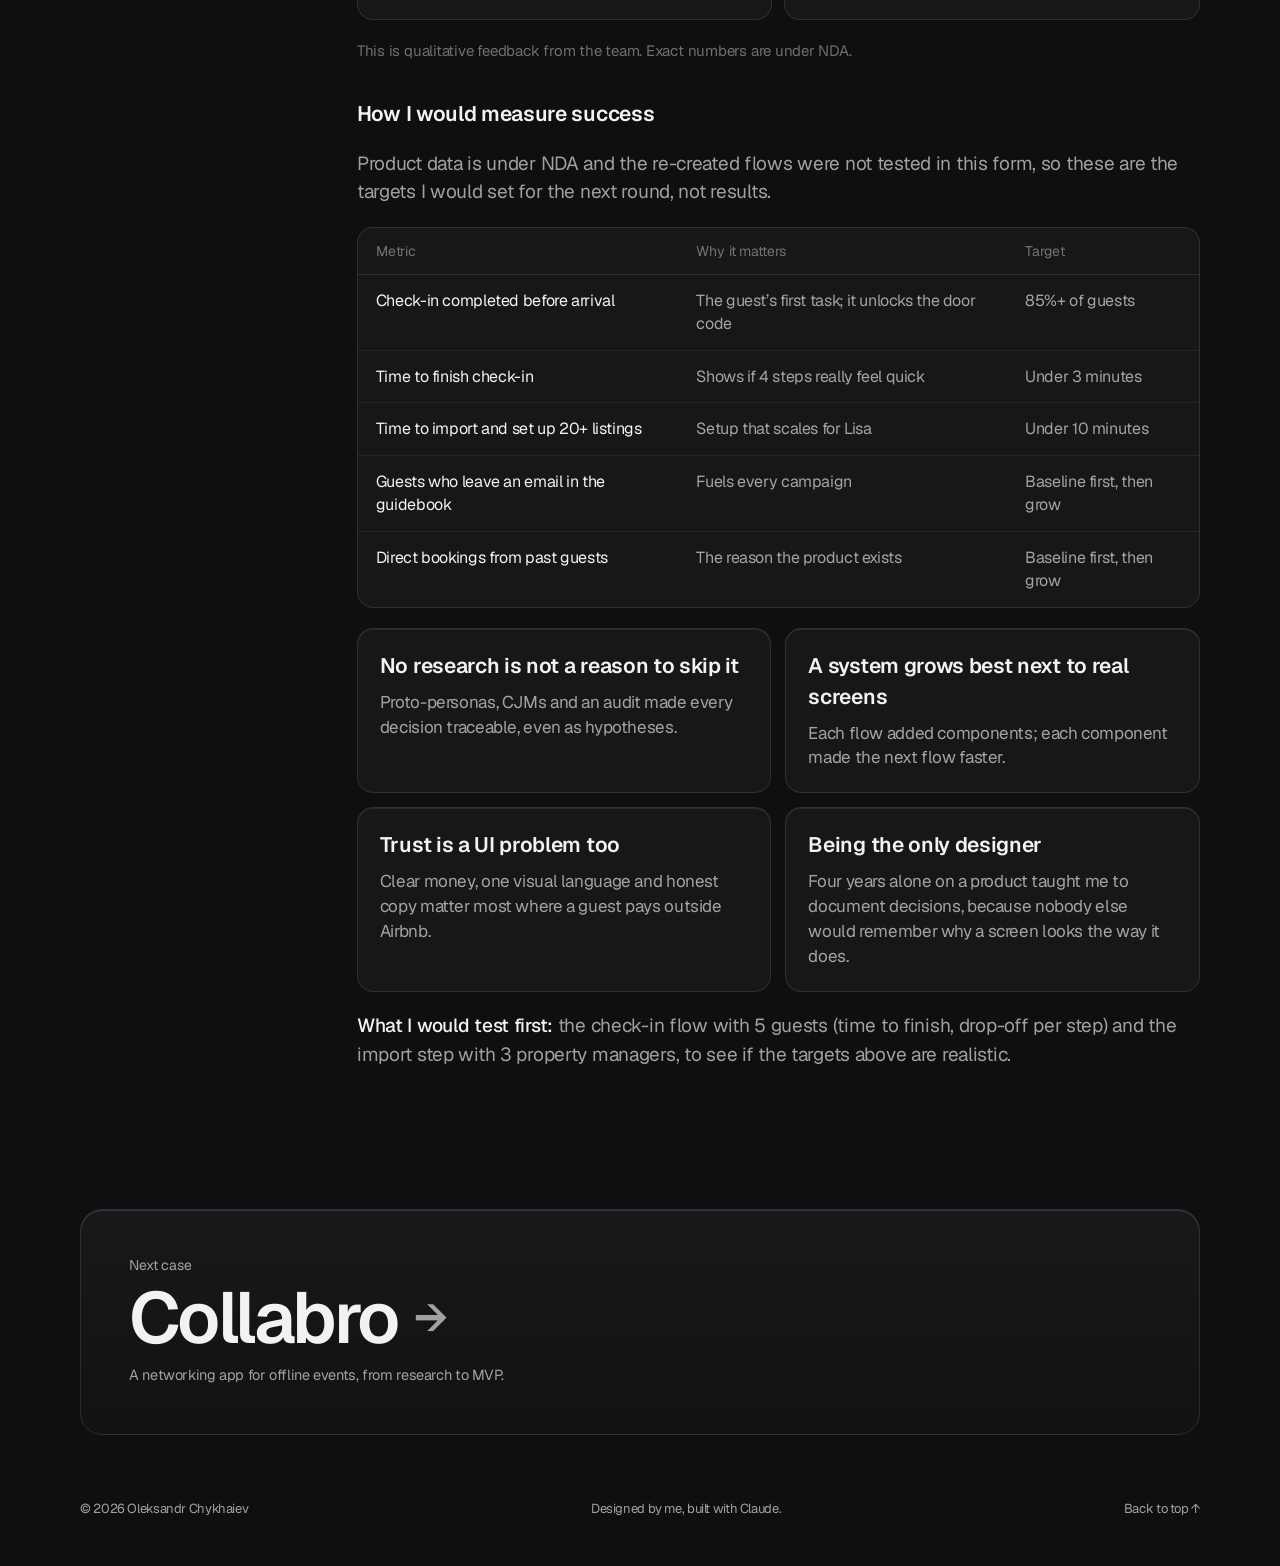
<file: work/staydirect/index.html>
<!doctype html>
<html lang="en">
<head>
  <meta charset="utf-8" />
  <meta name="viewport" content="width=device-width, initial-scale=1" />
  <title>StayDirect — Case study — Oleksandr Chykhaiev</title>
  <meta name="description" content="Turning past Airbnb guests into direct bookings. Sole designer on a US startup for about four years: host web app, guest mobile web app and design system." />
  <meta name="theme-color" content="#0f0f10" />
  <link rel="preload" href="/fonts/Geist-Variable.woff2" as="font" type="font/woff2" crossorigin />
  <link rel="stylesheet" href="/styles.css" />
</head>
<body class="case-page">
  <a class="skip" href="#content">Skip to content</a>

  <header class="top">
    <a class="brand" href="/" aria-label="Home">
      <span class="brand-name">Oleksandr Chykhaiev</span>
      <span class="brand-role">AI-driven UX/UI Designer</span>
    </a>
    <nav class="pill" aria-label="Sections">
      <span class="pill-glow" aria-hidden="true"></span>
      <a href="/#work" class="is-active">Work</a>
      <a href="/#about">About</a>
      <a href="/#experience">Experience</a>
      <a href="/#contact">Contact</a>
    </nav>
    <div class="top-links">
      <a href="#" data-todo="linkedin" target="_blank" rel="noopener">LinkedIn <span class="ne" aria-hidden="true">↗</span></a>
      <a href="#" data-todo="cv" target="_blank" rel="noopener">CV <span class="ne" aria-hidden="true">↗</span></a>
    </div>
  </header>

  <main id="content">
    <section class="wrap case-hero">
      <a class="back" href="/#work"><span aria-hidden="true">←</span> All work</a>
      <p class="eyebrow">Case study · Real product, shown under NDA</p>
      <h1 class="case-title">StayDirect</h1>
      <p class="case-lead">Turning past Airbnb guests into <em>direct</em> bookings. I was the only designer on this US startup for about four years.</p>
      <dl class="meta">
        <div><dt>Role</dt><dd>Sole UX/UI designer, author of the design system</dd></div>
        <div><dt>Team</dt><dd>Outsourced; worked with the founder and developers</dd></div>
        <div><dt>Timeline</dt><dd>About 4 years and two pivots, MVP launched in 2026</dd></div>
        <div><dt>Scope</dt><dd>Host web app, guest mobile web app, design system (50+ components)</dd></div>
      </dl>
      <div class="tldr" aria-label="In short">
        <div><p class="label">Problem</p><p>Airbnb owns the guest. Hosts pay fees on every stay and can’t reach guests again after check-out.</p></div>
        <div><p class="label">My role</p><p>The only designer for about four years, through two pivots: host web app, guest mobile web app and the design system.</p></div>
        <div><p class="label">Outcome</p><p>MVP launched in 2026. The founder saw faster onboarding and less friction; developers said the system sped up their work. Numbers are under NDA.</p></div>
      </div>
      <div class="stats-row" aria-label="In numbers">
        <div><b>~4 yrs</b><span>as the only designer</span></div>
        <div><b>2</b><span>apps: host web, guest mobile</span></div>
        <div><b>5</b><span>key flows re-created</span></div>
        <div><b>18</b><span>screens in this case</span></div>
        <div><b>50+</b><span>components in the system</span></div>
      </div>
      <aside class="nda">
        <span class="nda-tag">NDA</span>
        <p>The real screens and product data are under NDA, so I can’t publish them. Everything below is re-created for this portfolio: the same flows and decisions, rebuilt in a new visual style with made-up content. Where a re-created screen differs from what shipped, I say so.</p>
      </aside>
    </section>

    <figure class="wrap case-cover reveal">
      <div class="cover-stage"><img src="/img/staydirect/card-cover.jpg" alt="StayDirect: email marketing dashboard, booking page builder and guest check-in screens" width="2560" height="1440" /></div>
    </figure>

    <div class="wrap case-layout">
      <nav class="toc" aria-label="On this page">
        <p class="label">On this page</p>
        <ol>
          <li><a href="#context">Context &amp; role</a></li>
          <li><a href="#problem">Problem</a></li>
          <li><a href="#research">Research</a></li>
          <li><a href="#system">Design system</a></li>
          <li><a href="#decisions">Key decisions</a></li>
          <li><a href="#final">Final UI</a></li>
          <li><a href="#outcome">Outcome</a></li>
        </ol>
      </nav>

      <article class="case-body">
        <!-- 01 -->
        <section id="context" class="cs">
          <p class="cs-n">01</p>
          <h2>Context &amp; my role</h2>
          <p>StayDirect is a web platform for short-term rental hosts who want guests to book them directly instead of through Airbnb. The founder runs 80+ rental properties himself, so the product grew out of his own operations.</p>
          <div class="sides">
            <div><h3>Host side · desktop</h3><p>Import listings from Airbnb or Guesty, get an AI-written guest guidebook for each property, build a direct booking page, send email campaigns to past guests.</p></div>
            <div><h3>Guest side · mobile web</h3><p>Online check-in before arrival, then a Guest Hub during the stay: door code, Wi-Fi, local tips, check-out steps.</p></div>
          </div>
          <p>I worked as an outsourced UX/UI designer and was the only designer for the whole project. The product went through two pivots before the MVP, which is why it took about four years. I designed the product screens and built the design system. The client did not share user research; I worked from design tasks and the founder’s product logic.</p>
          <p>Because I can’t show the shipped screens, I rebuilt five key flows from scratch for this case. I used it to look at my own work with fresh eyes: I wrote down the user picture as hypotheses, audited what shipped and rebuilt the design system.</p>
        </section>

        <!-- 02 -->
        <section id="problem" class="cs">
          <p class="cs-n">02</p>
          <h2>Problem</h2>
          <p>Airbnb owns the relationship with the guest. Hosts pay platform fees on every stay and can’t reach a guest again after check-out. StayDirect’s idea is a loop: collect guest emails through a helpful guidebook, then bring guests back to book directly.</p>
          <ol class="loop" aria-label="The product loop">
            <li><b>Import</b><span>listings</span></li>
            <li><b>Guidebook</b><span>for every stay</span></li>
            <li><b>Guest emails</b><span>collected</span></li>
            <li><b>Campaign</b><span>to past guests</span></li>
            <li><b>Direct booking</b><span>no Airbnb fee</span></li>
          </ol>
          <p>The loop only works if both sides find the product easy:</p>
          <ul class="ticks">
            <li><b>Hosts,</b> especially managers with dozens of units, need setup that scales. The shipped onboarding asked to configure listings one by one and only supported Airbnb.</li>
            <li><b>Guests</b> need check-in to feel quick and safe. The shipped flow had 6 steps, a marketing survey in the middle and prices that changed between steps.</li>
          </ul>
          <p>The visual language had also drifted over four years: three different navigation menus, 5+ accent colours with no clear role and four icon styles. That made the product feel less trustworthy, which matters for a service that asks guests to pay outside Airbnb.</p>
          <h3 class="sub">Design goals</h3>
          <div class="goals">
            <div><span>Goal 1 · Hosts</span><h3>Setup that scales</h3><p>A manager with 80+ listings imports them in one pass and enters shared settings once, not per listing.</p></div>
            <div><span>Goal 2 · Guests</span><h3>Check-in that feels quick and safe</h3><p>Fewer steps, nothing that isn’t about the stay, and one price from the first step to payment.</p></div>
            <div><span>Goal 3 · Both</span><h3>One visual language</h3><p>One navigation, one action colour, one icon style and WCAG AA contrast for text.</p></div>
          </div>
        </section>

        <!-- 03 -->
        <section id="research" class="cs">
          <p class="cs-n">03</p>
          <h2>Research (retrospective)</h2>
          <p>Without access to user research, I rebuilt the user picture from the product brief, the design files, the founder’s profile and public market data. Everything here is a hypothesis, labelled as such.</p>
          <div class="personas">
            <div><span class="p-tag">Proto-persona</span><h3>Mike</h3><p>A small Airbnb host with a few listings.</p></div>
            <div class="main"><span class="p-tag">Main host user</span><h3>Lisa</h3><p>A property manager with 20–100+ units in Guesty. Closest to the founder.</p></div>
            <div><span class="p-tag">Proto-persona</span><h3>Anna</h3><p>A repeat traveller who books the same city again.</p></div>
          </div>
          <div class="table-wrap">
            <table class="map">
              <thead><tr><th>Artifact</th><th>What it showed</th></tr></thead>
              <tbody>
                <tr><td>Host CJM, 8 stages</td><td>Low points: sign-up friction, “is it even working?” while emails collect, writing campaigns</td></tr>
                <tr><td>Guest CJM, 8 stages</td><td>Lowest point: online check-in. Second: finding the door code and Wi-Fi on arrival</td></tr>
                <tr><td>Competitor analysis</td><td>Airbnb, Hostfully, Touch Stay, Enso Connect. Good guidebooks exist; the full loop for Airbnb and Guesty hosts does not</td></tr>
                <tr><td>UX audit, 12 issues</td><td>3 high: navigation, check-in survey step, price mismatch. Medium: progress bugs, colour roles, CTA hierarchy, red Delete next to Edit</td></tr>
              </tbody>
            </table>
          </div>
          <p>The research set the priorities: scale for Lisa on the host side, speed and trust for Anna on the guest side, and one visual language for both.</p>
        </section>

        <!-- 04 -->
        <section id="system" class="cs">
          <p class="cs-n">04</p>
          <h2>StayDirect Design System: v1 to v2</h2>
          <p>I built v1 during the project. Looking back, it had the right structure but loose rules: every semantic colour could be used anywhere, spacing was mostly hard-coded, and placeholder text failed contrast (2.5:1). For this case I rebuilt it as v2 and grew it together with the re-created screens.</p>
          <figure class="solo">
            <div class="shot"><img src="/img/staydirect/style-tile.jpg" alt="Style tile: a dark hero card with blue glow, an ember gradient card, a white stats card and button styles" loading="lazy" width="1800" height="492" /></div>
          </figure>
          <div class="ba" aria-label="v1 to v2 in numbers">
            <div><span>Navigation menus</span><b><s>3</s><i>→</i>1</b></div>
            <div><span>Action colours</span><b><s>5+</s><i>→</i>1</b></div>
            <div><span>Icon styles</span><b><s>4</s><i>→</i>1</b></div>
            <div><span>Weakest text contrast</span><b><s>2.5:1</s><i>→</i>4.8:1</b></div>
          </div>
          <p>Every new element from the screens went back into the library, documented, before the screens were rebuilt on it. What changed in tokens, colour, contrast and components is in <a class="inline" href="/work/design-system/">the design system case</a>.</p>
        </section>

        <!-- 05 -->
        <section id="decisions" class="cs">
          <p class="cs-n">05</p>
          <h2>Key decisions</h2>

          <div class="decision">
            <h3><span>1</span> Host onboarding: 7 screens to 4 steps that scale</h3>
            <figure class="duo">
              <div class="shot"><img src="/img/staydirect/onb-1-source.jpg" alt="Step 1: choose Airbnb or Guesty as large option cards" loading="lazy" width="1440" height="960" /></div>
              <div class="shot"><img src="/img/staydirect/onb-3-import.jpg" alt="Step 3: all 86 units selected by default, with search, filters and statuses" loading="lazy" width="1440" height="1120" /></div>
            </figure>
            <div class="ba" aria-label="Shipped flow vs re-created flow">
              <div><span>Screens to finish</span><b><s>7</s><i>→</i>4</b></div>
              <div><span>Import sources</span><b><s>1</s><i>→</i>2</b></div>
              <div><span>Settings forms for 86 units</span><b><s>86</s><i>→</i>1</b></div>
            </div>
            <ul class="ticks">
              <li><b>Two sources, one choice.</b> Airbnb or Guesty as large option cards; the one for big portfolios carries a “Best for 20+ listings” badge.</li>
              <li><b>Instant feedback.</b> Pasting a profile link shows the found host and “24 listings” before the user presses anything.</li>
              <li><b>Everything selected by default.</b> An 86-unit import is “deselect what you don’t want”, with search, filters and a disabled row for already-imported units.</li>
              <li><b>Set once for all.</b> Support email, Wi-Fi (pulled from Guesty) and check-in times apply to every listing. The shipped flow asked for them per listing.</li>
              <li><b>No dead ends.</b> The import runs while the host fills in settings; the last screen gives three clear next steps.</li>
            </ul>
          </div>

          <div class="decision">
            <h3><span>2</span> Guest check-in: 6 steps to 4</h3>
            <figure class="phones phones-4">
              <div class="phone-shot"><img src="/img/staydirect/ci-0-welcome.jpg" alt="Welcome: stay card, locked door code and the four steps" loading="lazy" width="393" height="1058" /></div>
              <div class="phone-shot"><img src="/img/staydirect/ci-2-verify.jpg" alt="Verify ID with a privacy note" loading="lazy" width="393" height="1132" /></div>
              <div class="phone-shot"><img src="/img/staydirect/ci-3-protection.jpg" alt="Protection: damage waiver or deposit as two cards, total shown" loading="lazy" width="393" height="1355" /></div>
              <div class="phone-shot"><img src="/img/staydirect/ci-5-done.jpg" alt="Done: door code unlocked with Wi-Fi and directions" loading="lazy" width="393" height="990" /></div>
            </figure>
            <div class="ba" aria-label="Shipped flow vs re-created flow">
              <div><span>Steps</span><b><s>6</s><i>→</i>4</b></div>
              <div><span>Steps not about the stay</span><b><s>1</s><i>→</i>0</b></div>
              <div><span>Price changes before payment</span><b><s>Yes</s><i>→</i>No</b></div>
              <div><span>Progress bar matches the step</span><b><s>No</s><i>→</i>Yes</b></div>
            </div>
            <ul class="ticks">
              <li><b>Removed the survey step</b> and prefilled details from the Airbnb booking.</li>
              <li><b>Clear money.</b> Damage waiver ($49, one-time) or deposit ($500 hold, not charged) as two cards; the total updates live and is repeated next to the button.</li>
              <li><b>Fixed progress.</b> Four segments that match four steps. The shipped flow showed 100% on step 5 of 6.</li>
              <li><b>A reason to finish.</b> A locked door code on the welcome screen; it unlocks on the last screen together with Wi-Fi and directions.</li>
              <li><b>Trust at the right moment.</b> “Your host only sees Verified” next to the ID step.</li>
            </ul>
          </div>

          <div class="decision">
            <h3><span>3</span> Guest Hub: a home screen that follows the stay</h3>
            <figure class="phones phones-3">
              <div class="phone-shot"><img src="/img/staydirect/hub-home.jpg" alt="Hub during the stay: door code, Wi-Fi and directions first" loading="lazy" width="393" height="1535" /></div>
              <div class="phone-shot"><img src="/img/staydirect/hub-access-v2.jpg" alt="Check-in and access: garage and door codes, then three photo steps from the garage to the apartment, and help if a code fails" loading="lazy" width="786" height="3492" /></div>
              <div class="phone-shot"><img src="/img/staydirect/hub-checkout.jpg" alt="Check-out day: checklist and come back direct offer" loading="lazy" width="393" height="1425" /></div>
            </figure>
            <ul class="ticks">
              <li><b>Door code and Wi-Fi first,</b> the two things guests search for most.</li>
              <li><b>The screen changes with the trip:</b> during the stay, tips and guidebook; on check-out day, a checklist and the rebooking offer.</li>
              <li><b>The business moment.</b> “Come back direct and save 10%” appears on check-out day, with a code to copy.</li>
            </ul>
          </div>

          <div class="decision">
            <h3><span>4</span> Booking page builder</h3>
            <figure class="solo"><div class="shot"><img src="/img/staydirect/builder-v2.jpg" alt="Booking page builder: AI edit, page sections and settings on the left, live preview of the host’s booking page with real photos on the right" loading="lazy" width="2880" height="2200" /></div></figure>
            <ul class="ticks">
              <li><b>Edit and preview side by side;</b> the section being edited is marked in the live preview.</li>
              <li><b>AI as a helper, not the only way.</b> Suggestion chips fill the blank prompt; manual settings stay one click away.</li>
              <li><b>A real reason to book direct.</b> The “save vs Airbnb” badge is calculated from the host’s own prices.</li>
            </ul>
          </div>

          <div class="decision">
            <h3><span>5</span> Email marketing dashboard</h3>
            <figure class="solo"><div class="shot"><img src="/img/staydirect/marketing.jpg" alt="Email marketing dashboard: direct revenue first, campaigns with bookings, suggestions" loading="lazy" width="1440" height="1051" /></div></figure>
            <ul class="ticks">
              <li><b>Money first.</b> Direct revenue from email is the hero number; bookings and revenue sit in every campaign row.</li>
              <li><b>Data-based suggestions</b> (“312 guests stayed last winter”) instead of an empty “create campaign”.</li>
              <li><b>Safe actions.</b> Delete moved from a red button in each row into a “…” menu.</li>
            </ul>
          </div>
        </section>

        <!-- 06 -->
        <section id="final" class="cs">
          <p class="cs-n">06</p>
          <h2>Final UI</h2>
          <p>18 screens across both sides of the loop, all built from the v2 library.</p>
          <figure class="solo wide-scroll">
            <div class="shot scroll-x"><img src="/img/staydirect/flows-v2.jpg" alt="Two sides, one loop: host setup to booking page to email marketing, and guest check-in to hub to check-out, connected by the come back direct offer" loading="lazy" width="3802" height="1374" /></div>
            <figcaption>The whole product on one board. On small screens, scroll it sideways.</figcaption>
          </figure>
          <h3 class="sub">Host onboarding</h3>
          <div class="gallery">
            <div class="shot"><img src="/img/staydirect/onb-2-connect.jpg" alt="Connect: profile found with 24 listings" loading="lazy" width="1440" height="960" /></div>
            <div class="shot"><img src="/img/staydirect/onb-4-settings.jpg" alt="Basic settings applied to all listings" loading="lazy" width="1440" height="1214" /></div>
            <div class="shot"><img src="/img/staydirect/onb-5-done.jpg" alt="Done: three clear next steps" loading="lazy" width="1440" height="808" /></div>
          </div>
          <h3 class="sub">Guest side</h3>
          <div class="phones phones-row">
            <div class="phone-shot"><img src="/img/staydirect/ci-1-details.jpg" alt="Your details, prefilled from Airbnb" loading="lazy" width="393" height="1488" /></div>
            <div class="phone-shot"><img src="/img/staydirect/ci-4-review.jpg" alt="Review and pay" loading="lazy" width="393" height="1223" /></div>
            <div class="phone-shot"><img src="/img/staydirect/hub-guide-v2.jpg" alt="Local guide picked by the host: a host’s pick with a personal tip, and nearby places by walking time" loading="lazy" width="786" height="2826" /></div>
          </div>
          <p class="note">States covered: selected and default option cards, found profile, rows needing attention and already imported, disabled limits on guest steppers, locked and unlocked door code, done and to-do checklist items.</p>
        </section>

        <!-- 07 -->
        <section id="outcome" class="cs">
          <p class="cs-n">07</p>
          <h2>Outcome &amp; learnings</h2>
          <h3 class="sub">What I achieved</h3>
          <ul class="ticks">
            <li><b>Took the product from first screens to an MVP launch in 2026</b> as the only designer, across a host web app and a guest mobile web app.</li>
            <li><b>Built the design system (v1)</b> the product was designed on, then rebuilt it as v2: 50+ documented components, scoped tokens with CSS names, AA contrast by default.</li>
            <li><b>Five flows re-designed around the real customer,</b> a host with dozens of units: onboarding from 7 screens to 4 steps, guest check-in from 6 steps to 4.</li>
            <li><b>A clear product loop</b> on one board: guidebook → guest emails → campaign → direct booking.</li>
          </ul>
          <h3 class="sub">What changed after release</h3>
          <div class="goals two">
            <div><span>Founder and users</span><h3>Faster onboarding, less friction</h3><p>After my onboarding and check-in updates shipped, the founder reported that users noticed the changes and reacted positively: onboarding took less time and there was less friction along the way.</p></div>
            <div><span>Developers</span><h3>Faster to build</h3><p>The developers said the design system made their work faster: ready components and tokens instead of building every screen from scratch.</p></div>
          </div>
          <p class="note">This is qualitative feedback from the team. Exact numbers are under NDA.</p>
          <h3 class="sub">How I would measure success</h3>
          <p>Product data is under NDA and the re-created flows were not tested in this form, so these are the targets I would set for the next round, not results.</p>
          <div class="table-wrap">
            <table class="map">
              <thead><tr><th>Metric</th><th>Why it matters</th><th>Target</th></tr></thead>
              <tbody>
                <tr><td>Check-in completed before arrival</td><td>The guest’s first task; it unlocks the door code</td><td>85%+ of guests</td></tr>
                <tr><td>Time to finish check-in</td><td>Shows if 4 steps really feel quick</td><td>Under 3 minutes</td></tr>
                <tr><td>Time to import and set up 20+ listings</td><td>Setup that scales for Lisa</td><td>Under 10 minutes</td></tr>
                <tr><td>Guests who leave an email in the guidebook</td><td>Fuels every campaign</td><td>Baseline first, then grow</td></tr>
                <tr><td>Direct bookings from past guests</td><td>The reason the product exists</td><td>Baseline first, then grow</td></tr>
              </tbody>
            </table>
          </div>
          <div class="learn">
            <div><h3>No research is not a reason to skip it</h3><p>Proto-personas, CJMs and an audit made every decision traceable, even as hypotheses.</p></div>
            <div><h3>A system grows best next to real screens</h3><p>Each flow added components; each component made the next flow faster.</p></div>
            <div><h3>Trust is a UI problem too</h3><p>Clear money, one visual language and honest copy matter most where a guest pays outside Airbnb.</p></div>
            <div><h3>Being the only designer</h3><p>Four years alone on a product taught me to document decisions, because nobody else would remember why a screen looks the way it does.</p></div>
          </div>
          <p><b>What I would test first:</b> the check-in flow with 5 guests (time to finish, drop-off per step) and the import step with 3 property managers, to see if the targets above are realistic.</p>
        </section>
      </article>
    </div>

    <section class="wrap next">
      <a class="card next-card" href="/work/collabro/">
        <span class="label">Next case</span>
        <span class="next-title">Collabro <span class="arrow" aria-hidden="true">→</span></span>
        <span class="card-meta">A networking app for offline events, from research to MVP.</span>
      </a>
    </section>
  </main>

  <footer class="wrap foot">
    <p>© 2026 Oleksandr Chykhaiev</p>
    <p class="muted">Designed by me, built with Claude.</p>
    <a href="#content">Back to top ↑</a>
  </footer>

  <div class="toast" role="status" aria-live="polite"></div>
  <script src="/main.js" defer></script>
</body>
</html>
</file>
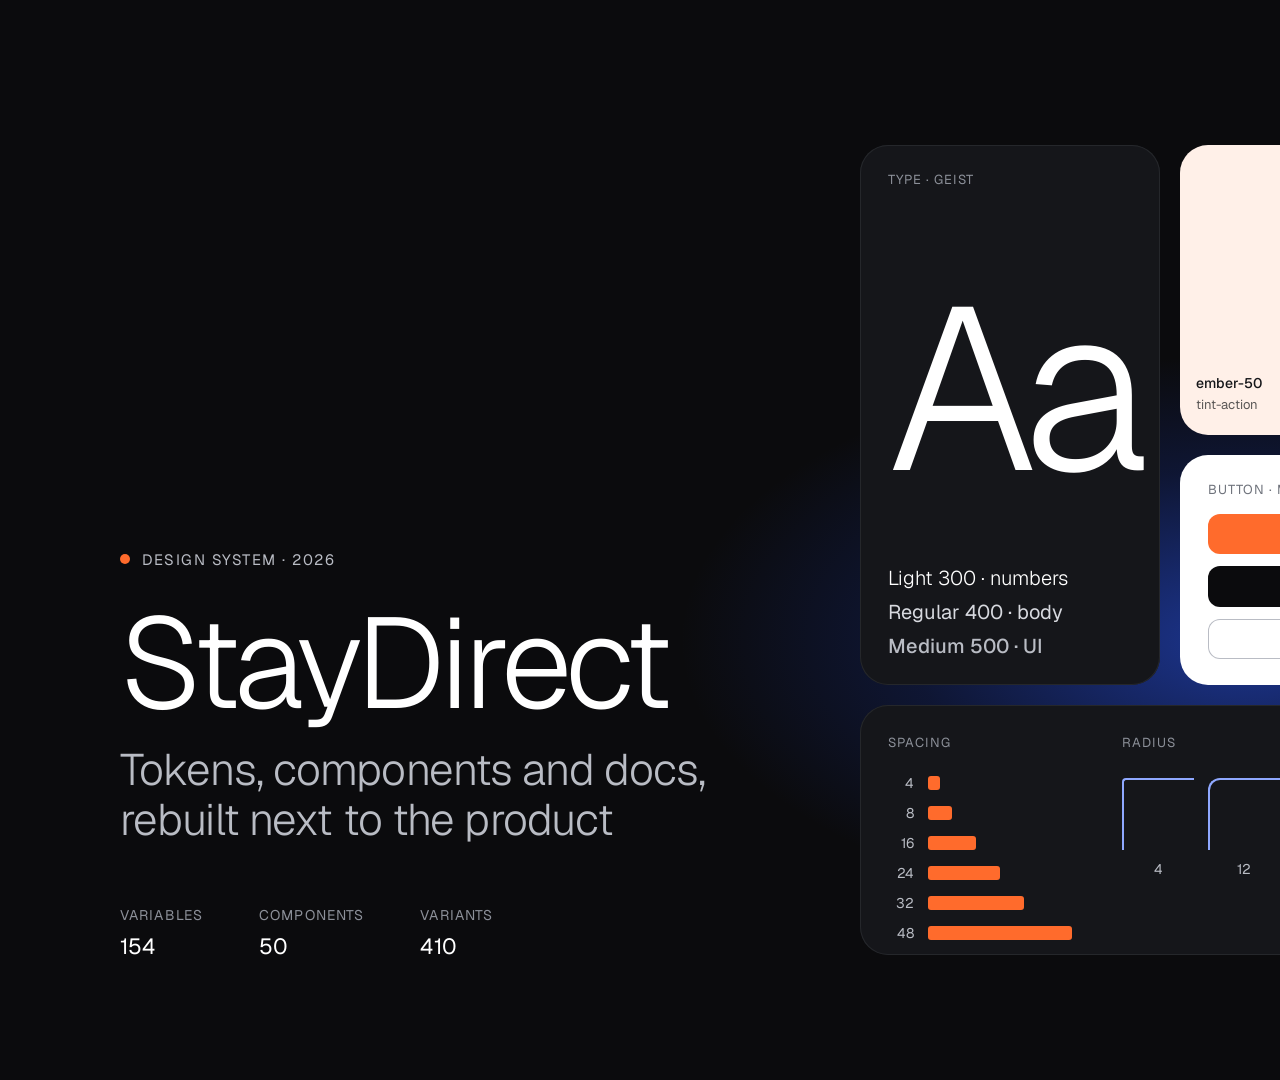
<file: tools/ds-card-cover.html>
<!doctype html>
<html><head><meta charset="utf-8">
<style>
@font-face { font-family: Geist; src: url("/fonts/Geist-Variable.woff2") format("woff2"); font-weight: 100 900; }
* { box-sizing: border-box; margin: 0; }
html, body { width: 1920px; height: 1080px; }
body { font-family: Geist, sans-serif; color: #fff; overflow: hidden; -webkit-font-smoothing: antialiased; position: relative;
  background: radial-gradient(ellipse 760px 380px at 1250px 640px, rgba(43,89,255,.55), rgba(30,70,224,.18) 45%, rgba(11,11,13,0) 75%), #0b0b0d; }
.txt { position: absolute; left: 120px; bottom: 120px; width: 620px; }
.eyebrow { font-size: 15px; letter-spacing: .1em; text-transform: uppercase; color: #b9bcc4; display: flex; align-items: center; gap: 12px; }
.eyebrow::before { content: ""; width: 10px; height: 10px; border-radius: 50%; background: #ff6b2c; }
h1 { font-weight: 300; font-size: 128px; letter-spacing: -.045em; line-height: 1; margin-top: 30px; }
h2 { font-weight: 300; font-size: 44px; letter-spacing: -.02em; color: #b9bcc4; margin-top: 18px; line-height: 1.15; }
.meta { display: flex; gap: 56px; margin-top: 60px; }
.meta dt { font-size: 14px; letter-spacing: .08em; text-transform: uppercase; color: #8c9099; }
.meta dd { font-size: 22px; margin-top: 8px; margin-left: 0; }

.board { position: absolute; left: 860px; top: 145px; width: 960px; display: grid; grid-template-columns: 300px 300px 1fr; grid-template-rows: 290px 230px 250px; gap: 20px; }
.t { border-radius: 28px; padding: 26px 28px; position: relative; overflow: hidden; }
.dark { background: #15161a; box-shadow: inset 0 0 0 1px #25272b; }
.light { background: #fff; color: #151619; }
.lab { font-size: 13px; letter-spacing: .08em; text-transform: uppercase; color: #8c9099; }
.light .lab { color: #6e727b; }

.type { grid-row: span 2; display: flex; flex-direction: column; justify-content: space-between; }
.type .aa { font-size: 230px; font-weight: 300; letter-spacing: -.06em; line-height: .85; margin-top: 24px; }
.type .w { display: flex; flex-direction: column; gap: 8px; font-size: 20px; }
.type .w span:nth-child(1) { font-weight: 300; } .type .w span:nth-child(2) { font-weight: 400; color: #d7d9df; } .type .w span:nth-child(3) { font-weight: 500; color: #b9bcc4; }

.color { grid-column: span 2; padding: 0; display: grid; grid-template-columns: repeat(6, 1fr); }
.color div { display: flex; flex-direction: column; justify-content: flex-end; padding: 22px 16px; font-size: 14px; white-space: nowrap; }
.color b { font-weight: 500; display: block; } .color span { opacity: .7; font-size: 13px; margin-top: 4px; display: block; }

.btns { display: flex; flex-direction: column; gap: 12px; } .btns .lab { margin-bottom: 4px; }
.btn { height: 46px; border-radius: 12px; display: flex; align-items: center; justify-content: center; font-size: 17px; font-weight: 500; }
.bp { background: #ff6b2c; color: #0b0b0d; } .bi { background: #0b0b0d; color: #fff; } .bo { box-shadow: inset 0 0 0 1px #b9bcc4; color: #151619; }

.stats { display: flex; flex-direction: column; justify-content: space-between; }
.stats .n { font-size: 64px; font-weight: 300; letter-spacing: -.04em; line-height: 1; }
.stats .n small { font-size: 20px; letter-spacing: 0; color: #b9bcc4; margin-left: 8px; }

.scale { grid-column: span 2; display: grid; grid-template-columns: 1fr 1fr; gap: 28px; }
.sp { display: flex; flex-direction: column; gap: 12px; margin-top: 22px; }
.sp div { display: flex; align-items: center; gap: 14px; font-size: 14px; color: #b9bcc4; }
.sp i { height: 14px; border-radius: 3px; background: #ff6b2c; display: block; }
.sp em { font-style: normal; width: 26px; text-align: right; }
.rad { display: flex; gap: 14px; align-items: flex-end; margin-top: 26px; }
.rad div { display: flex; flex-direction: column; align-items: center; gap: 10px; font-size: 14px; color: #b9bcc4; }
.rad i { width: 72px; height: 72px; border: 2px solid #8fa8ff; border-right: 0; border-bottom: 0; display: block; }
.icons { display: flex; flex-direction: column; justify-content: space-between; }
.icons .g { display: grid; grid-template-columns: repeat(4, 1fr); gap: 18px; color: #fff; margin-top: 20px; }
</style></head>
<body>
<div class="txt">
  <p class="eyebrow">Design system · 2026</p>
  <h1>StayDirect</h1>
  <h2>Tokens, components and docs, rebuilt next to the product</h2>
  <dl class="meta"><div><dt>Variables</dt><dd>154</dd></div><div><dt>Components</dt><dd>50</dd></div><div><dt>Variants</dt><dd>410</dd></div></dl>
</div>
<div class="board">
  <div class="t dark type"><span class="lab">Type · Geist</span><div class="aa">Aa</div><div class="w"><span>Light 300 · numbers</span><span>Regular 400 · body</span><span>Medium 500 · UI</span></div></div>
  <div class="t color">
    <div style="background:#fff0e8;color:#151619"><b>ember-50</b><span>tint-action</span></div>
    <div style="background:#ff6b2c;color:#0b0b0d"><b>ember-500</b><span>fill-action</span></div>
    <div style="background:#c2410c"><b>ember-700</b><span>text-action</span></div>
    <div style="background:#2b59ff"><b>blue-500</b><span>highlight</span></div>
    <div style="background:#25272b"><b>gray-800</b><span>raised</span></div>
    <div style="background:#f1f2f4;color:#151619"><b>gray-50</b><span>page</span></div>
  </div>
  <div class="t light btns"><span class="lab">Button · M</span><div class="btn bp">Book direct</div><div class="btn bi">Preview</div><div class="btn bo">Cancel</div></div>
  <div class="t dark icons"><span class="lab">Icons · 104</span>
    <div class="g">
      <svg width="34" height="34" viewBox="0 0 24 24" fill="none" stroke="currentColor" stroke-width="1.6" stroke-linecap="round" stroke-linejoin="round"><path d="M3 10.5 12 3l9 7.5V20a1 1 0 0 1-1 1h-5v-6h-6v6H4a1 1 0 0 1-1-1z"/></svg>
      <svg width="34" height="34" viewBox="0 0 24 24" fill="none" stroke="currentColor" stroke-width="1.6" stroke-linecap="round" stroke-linejoin="round"><path d="M5 12.5a10 10 0 0 1 14 0M8.5 16a5 5 0 0 1 7 0M2 9a14 14 0 0 1 20 0"/><circle cx="12" cy="19.5" r=".8" fill="currentColor"/></svg>
      <svg width="34" height="34" viewBox="0 0 24 24" fill="none" stroke="currentColor" stroke-width="1.6" stroke-linecap="round" stroke-linejoin="round"><circle cx="8" cy="15" r="4"/><path d="m11 12 9-9M17 6l3 3M15 8l2 2"/></svg>
      <svg width="34" height="34" viewBox="0 0 24 24" fill="none" stroke="currentColor" stroke-width="1.6" stroke-linecap="round" stroke-linejoin="round"><rect x="3" y="5" width="18" height="16" rx="2"/><path d="M16 3v4M8 3v4M3 10h18"/></svg>
      <svg width="34" height="34" viewBox="0 0 24 24" fill="none" stroke="currentColor" stroke-width="1.6" stroke-linecap="round" stroke-linejoin="round"><rect x="3" y="5" width="18" height="14" rx="2"/><path d="m3 7 9 6 9-6"/></svg>
      <svg width="34" height="34" viewBox="0 0 24 24" fill="none" stroke="currentColor" stroke-width="1.6" stroke-linecap="round" stroke-linejoin="round"><path d="M12 21s-7-5.5-7-11a7 7 0 0 1 14 0c0 5.5-7 11-7 11z"/><circle cx="12" cy="10" r="2.5"/></svg>
      <svg width="34" height="34" viewBox="0 0 24 24" fill="none" stroke="currentColor" stroke-width="1.6" stroke-linecap="round" stroke-linejoin="round"><rect x="5" y="11" width="14" height="10" rx="2"/><path d="M8 11V7a4 4 0 0 1 8 0v4"/></svg>
      <svg width="34" height="34" viewBox="0 0 24 24" fill="none" stroke="currentColor" stroke-width="1.6" stroke-linecap="round" stroke-linejoin="round"><path d="M6 8a6 6 0 0 1 12 0c0 7 3 9 3 9H3s3-2 3-9M10 21a2 2 0 0 0 4 0"/></svg>
    </div>
  </div>
  <div class="t dark scale">
    <div><span class="lab">Spacing</span><div class="sp">
      <div><em>4</em><i style="width:12px"></i></div><div><em>8</em><i style="width:24px"></i></div><div><em>16</em><i style="width:48px"></i></div><div><em>24</em><i style="width:72px"></i></div><div><em>32</em><i style="width:96px"></i></div><div><em>48</em><i style="width:144px"></i></div>
    </div></div>
    <div><span class="lab">Radius</span><div class="rad">
      <div><i style="border-top-left-radius:4px"></i>4</div><div><i style="border-top-left-radius:12px"></i>12</div><div><i style="border-top-left-radius:20px"></i>20</div><div><i style="border-top-left-radius:28px"></i>28</div>
    </div></div>
  </div>
  <div class="t light stats"><span class="lab">Audit</span><div><div class="n">96%</div><div style="font-size:16px;color:#575a61;margin-top:10px;line-height:1.35">of colours bound to tokens</div></div></div>
</div>
<script>document.fonts.ready.then(()=>document.body.dataset.ready=1)</script>
</body></html>
</file>
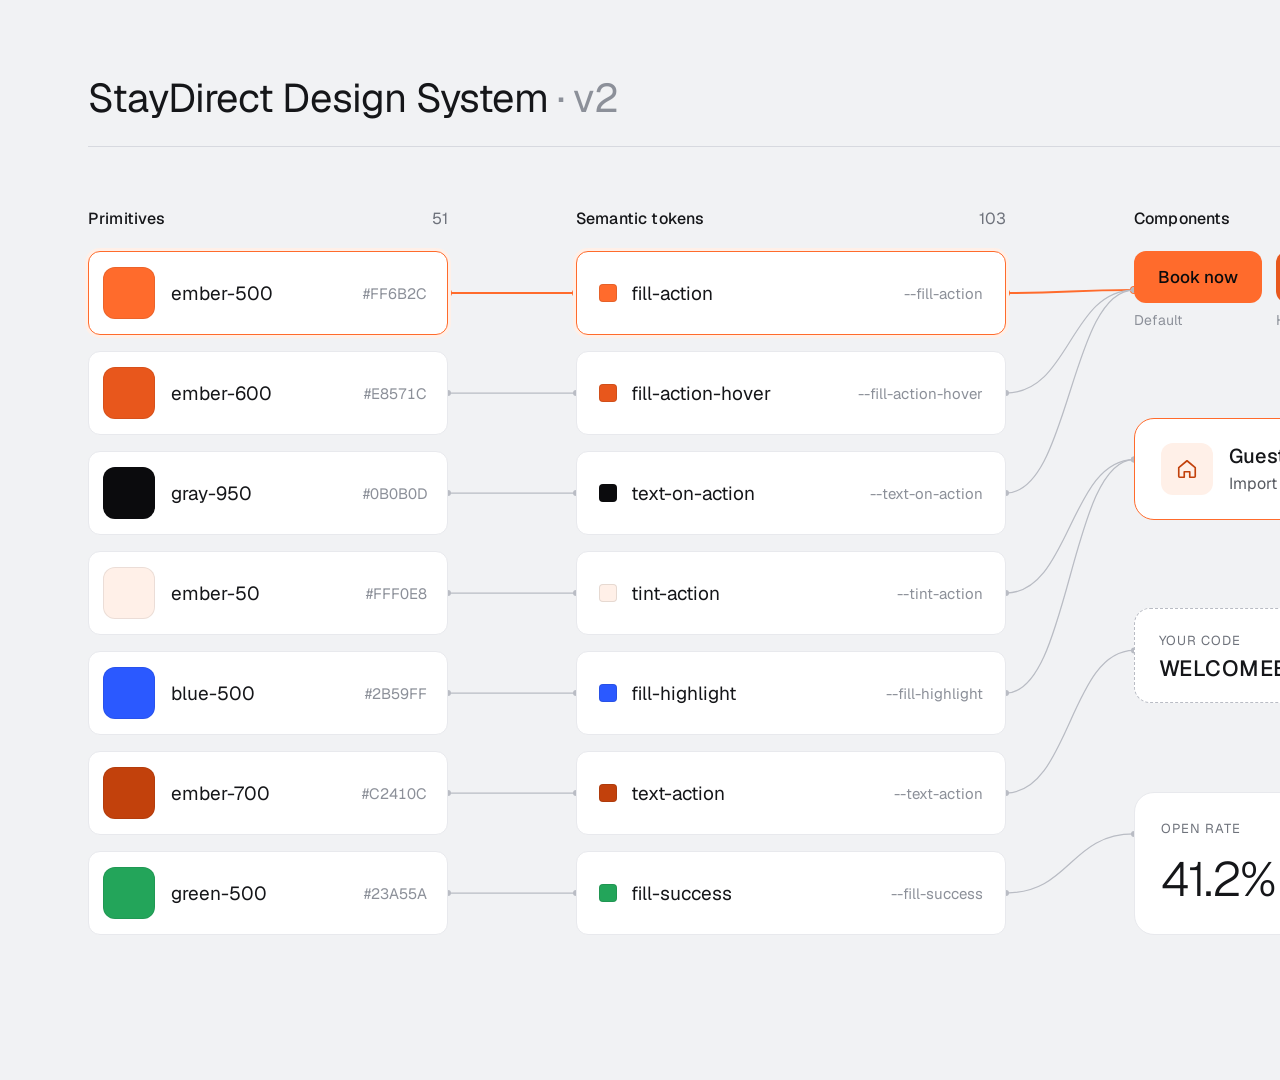
<file: tools/ds-cover.html>
<!doctype html>
<html><head><meta charset="utf-8">
<style>
@font-face { font-family: Geist; src: url("/fonts/Geist-Variable.woff2") format("woff2"); font-weight: 100 900; }
* { box-sizing: border-box; margin: 0; }
html, body { width: 1920px; height: 1080px; }
body { background: #f1f2f4; font-family: Geist, sans-serif; color: #151619; position: relative; overflow: hidden; -webkit-font-smoothing: antialiased; }
.sheet { position: absolute; inset: 72px 88px; }
.top { display: flex; justify-content: space-between; align-items: baseline; padding-bottom: 22px; border-bottom: 1px solid #d7d9df; }
.top h1 { font-weight: 400; font-size: 40px; letter-spacing: -.02em; }
.top h1 span { color: #8c9099; }
.top p { font-size: 18px; color: #6e727b; }
.cols { position: absolute; top: 104px; left: 0; right: 0; bottom: 0; display: grid; grid-template-columns: 360px 430px 1fr; column-gap: 128px; }
.colh { display: flex; justify-content: space-between; font-size: 16px; color: #6e727b; padding: 32px 0 22px; letter-spacing: .01em; }
.colh b { font-weight: 500; color: #151619; }
.list { display: flex; flex-direction: column; gap: 16px; }
.sw { display: flex; align-items: center; gap: 16px; height: 84px; padding: 0 20px 0 14px; background: #fff; border-radius: 12px; border: 1px solid #e8e9ed; }
.sw i { width: 52px; height: 52px; border-radius: 12px; flex: none; box-shadow: inset 0 0 0 1px rgba(11,11,13,.08); }
.sw .n { font-size: 19px; }
.sw .h { margin-left: auto; font-size: 15px; color: #8c9099; font-variant-numeric: tabular-nums; }
.tk { display: flex; align-items: center; gap: 14px; height: 84px; padding: 0 22px; background: #fff; border-radius: 12px; border: 1px solid #e8e9ed; font-size: 19px; }
.tk i { width: 18px; height: 18px; border-radius: 4px; flex: none; box-shadow: inset 0 0 0 1px rgba(11,11,13,.1); }
.tk .s { margin-left: auto; font-size: 15px; color: #8c9099; }
.on { border-color: #ff6b2c; box-shadow: 0 0 0 3px #fff0e8; }
.comps { display: flex; flex-direction: column; justify-content: space-between; height: 684px; }
.row { display: flex; gap: 14px; align-items: center; }
.btn { white-space: nowrap; height: 52px; padding: 0 24px; border-radius: 12px; display: inline-flex; align-items: center; gap: 8px; font-size: 17px; font-weight: 500; }
.b-p { background: #ff6b2c; color: #0b0b0d; }
.b-h { background: #e8571c; color: #0b0b0d; }
.b-pr { background: #c2410c; color: #0b0b0d; }
.b-f { background: #ff6b2c; color: #0b0b0d; box-shadow: 0 0 0 2px #f1f2f4, 0 0 0 4px #ff6b2c; }
.b-i { background: #0b0b0d; color: #fff; }
.b-o { background: #fff; color: #151619; box-shadow: inset 0 0 0 1px #b9bcc4; }
.cap { font-size: 14px; color: #8c9099; margin-top: 8px; }
.st { display: flex; flex-direction: column; align-items: flex-start; }
.grid2 { display: grid; grid-template-columns: 1fr 1fr; gap: 16px; align-items: center; }
.card { background: #fff; border-radius: 20px; padding: 24px 26px; border: 1px solid #e8e9ed; }
.lab { font-size: 13px; letter-spacing: .08em; text-transform: uppercase; color: #6e727b; }
.kpi .v { font-size: 48px; font-weight: 300; letter-spacing: -.03em; margin-top: 10px; display: flex; align-items: center; gap: 10px; }
.chip { font-size: 14px; font-weight: 500; padding: 4px 9px; border-radius: 999px; letter-spacing: 0; }
.g { background: #e5f6ec; color: #157a41; }
.bl { background: #eef2ff; color: #1e46e0; }
.opt { display: flex; gap: 16px; align-items: flex-start; border: 1.5px solid #ff6b2c; background: #fff; }
.ic { width: 52px; height: 52px; border-radius: 12px; display: grid; place-items: center; flex: none; background: #fff0e8; color: #c2410c; }
.opt h3 { font-size: 20px; font-weight: 500; }
.opt p { font-size: 16px; color: #575a61; margin-top: 4px; line-height: 1.4; }
.radio { width: 22px; height: 22px; border-radius: 50%; border: 2px solid #ff6b2c; display: grid; place-items: center; margin-left: auto; flex: none; }
.radio::after { content: ""; width: 10px; height: 10px; border-radius: 50%; background: #ff6b2c; }
.code { display: flex; align-items: center; justify-content: space-between; border: 1.5px dashed #b9bcc4; border-radius: 16px; padding: 20px 24px; background: #fff; }
.code b { display: block; font-weight: 500; font-size: 22px; letter-spacing: .02em; margin-top: 4px; }
.ctl { display: flex; gap: 28px; align-items: center; font-size: 17px; }
.tg { width: 44px; height: 26px; border-radius: 999px; background: #ff6b2c; position: relative; }
.tg::after { content: ""; position: absolute; right: 3px; top: 3px; width: 20px; height: 20px; border-radius: 50%; background: #fff; }
.cb { width: 22px; height: 22px; border-radius: 6px; background: #ff6b2c; display: grid; place-items: center; }
.cbo { width: 22px; height: 22px; border-radius: 6px; border: 1.5px solid #b9bcc4; background: #fff; }
.lbl { display: inline-flex; align-items: center; gap: 10px; }
svg.wires { position: absolute; inset: 0; width: 1920px; height: 1080px; pointer-events: none; }
.foot { position: absolute; left: 72px; right: 72px; bottom: 40px; display: flex; justify-content: space-between; font-size: 13px; color: #8c9099; }
</style></head>
<body>
<svg class="wires" id="w"></svg>
<div class="sheet">
  <div class="top"><h1>StayDirect Design System <span>· v2</span></h1><p>One value, traced from primitive to component</p></div>
  <div class="cols">
    <div>
      <div class="colh"><b>Primitives</b><span>51</span></div>
      <div class="list">
        <div class="sw on" id="p-e500"><i style="background:#ff6b2c"></i><span class="n">ember-500</span><span class="h">#FF6B2C</span></div>
        <div class="sw" id="p-e600"><i style="background:#e8571c"></i><span class="n">ember-600</span><span class="h">#E8571C</span></div>
        <div class="sw" id="p-g950"><i style="background:#0b0b0d"></i><span class="n">gray-950</span><span class="h">#0B0B0D</span></div>
        <div class="sw" id="p-e50"><i style="background:#fff0e8"></i><span class="n">ember-50</span><span class="h">#FFF0E8</span></div>
        <div class="sw" id="p-b500"><i style="background:#2b59ff"></i><span class="n">blue-500</span><span class="h">#2B59FF</span></div>
        <div class="sw" id="p-e700"><i style="background:#c2410c"></i><span class="n">ember-700</span><span class="h">#C2410C</span></div>
        <div class="sw" id="p-gr500"><i style="background:#23a55a"></i><span class="n">green-500</span><span class="h">#23A55A</span></div>
      </div>
    </div>
    <div>
      <div class="colh"><b>Semantic tokens</b><span>103</span></div>
      <div class="list">
        <div class="tk on" id="t-fill"><i style="background:#ff6b2c"></i>fill-action<span class="s">--fill-action</span></div>
        <div class="tk" id="t-hover"><i style="background:#e8571c"></i>fill-action-hover<span class="s">--fill-action-hover</span></div>
        <div class="tk" id="t-on"><i style="background:#0b0b0d"></i>text-on-action<span class="s">--text-on-action</span></div>
        <div class="tk" id="t-tint"><i style="background:#fff0e8"></i>tint-action<span class="s">--tint-action</span></div>
        <div class="tk" id="t-hl"><i style="background:#2b59ff"></i>fill-highlight<span class="s">--fill-highlight</span></div>
        <div class="tk" id="t-text"><i style="background:#c2410c"></i>text-action<span class="s">--text-action</span></div>
        <div class="tk" id="t-ok"><i style="background:#23a55a"></i>fill-success<span class="s">--fill-success</span></div>
      </div>
    </div>
    <div>
      <div class="colh"><b>Components</b><span>50</span></div>
      <div class="comps">
        <div class="row" id="c-row">
          <div class="st"><span class="btn b-p" id="c-btn">Book now</span><span class="cap">Default</span></div>
          <div class="st"><span class="btn b-h" id="c-hov">Book now</span><span class="cap">Hover</span></div>
          <div class="st"><span class="btn b-f">Book now</span><span class="cap">Focused</span></div>
          <div class="st"><span class="btn b-pr">Book now</span><span class="cap">Pressed</span></div>
          <div class="st"><span class="btn b-i">Preview</span><span class="cap">Inverse</span></div>
        </div>
        <div class="card opt" id="c-opt">
          <div class="ic"><svg width="22" height="22" viewBox="0 0 24 24" fill="none" stroke="currentColor" stroke-width="1.8" stroke-linecap="round" stroke-linejoin="round"><path d="M3 10.5 12 3l9 7.5V20a1 1 0 0 1-1 1h-5v-6h-6v6H4a1 1 0 0 1-1-1z"/></svg></div>
          <div><h3>Guesty <span class="chip bl" id="c-badge">Best for 20+ listings</span></h3><p>Import every unit at once, with Wi-Fi and check-in details.</p></div>
          <span class="radio"></span>
        </div>
        <div class="code" id="c-code"><div><span class="lab">Your code</span><b>WELCOMEBACK10</b></div><svg width="22" height="22" viewBox="0 0 24 24" fill="none" stroke="#c2410c" stroke-width="1.8" stroke-linecap="round" stroke-linejoin="round"><rect x="9" y="9" width="12" height="12" rx="2"/><path d="M5 15H4a1 1 0 0 1-1-1V4a1 1 0 0 1 1-1h10a1 1 0 0 1 1 1v1"/></svg></div>
        <div class="grid2"><div class="card kpi" id="c-kpi"><span class="lab">Open rate</span><div class="v">41.2% <span class="chip g" id="c-ok">+3.1 pts</span></div></div>
          <div class="ctl" style="flex-direction:column;align-items:flex-start;gap:18px">
          <span class="lbl"><span class="tg"></span>Auto-sync</span>
          <span class="lbl"><span class="cb"><svg width="14" height="14" viewBox="0 0 24 24" fill="none" stroke="#0b0b0d" stroke-width="3" stroke-linecap="round" stroke-linejoin="round"><path d="M20 6 9 17l-5-5"/></svg></span>Wi-Fi for all listings</span>
          <span class="lbl"><span class="cbo"></span>Late check-out</span>
        </div></div>
      </div>
    </div>
  </div>
</div>
<script>
const W=document.getElementById('w'), NS='http://www.w3.org/2000/svg';
const r=id=>document.getElementById(id).getBoundingClientRect();
function wire(a,b,hot,toLeftEdge=true){
  const A=r(a),B=r(b); const x1=A.right, y1=A.top+A.height/2, x2=B.left, y2=B.top+Math.min(B.height/2,42);
  const mx=(x1+x2)/2; const p=document.createElementNS(NS,'path');
  p.setAttribute('d',`M${x1} ${y1} C${mx} ${y1}, ${mx} ${y2}, ${x2} ${y2}`);
  p.setAttribute('fill','none'); p.setAttribute('stroke',hot?'#ff6b2c':'#b9bcc4'); p.setAttribute('stroke-width',hot?2:1.25);
  W.appendChild(p);
  for(const [x,y] of [[x1,y1],[x2,y2]]){const c=document.createElementNS(NS,'circle');c.setAttribute('cx',x);c.setAttribute('cy',y);c.setAttribute('r',hot?4:3);c.setAttribute('fill',hot?'#ff6b2c':'#b9bcc4');W.appendChild(c);}
}
document.fonts.ready.then(()=>{
  wire('p-e500','t-fill',true); wire('p-e600','t-hover'); wire('p-g950','t-on'); wire('p-e50','t-tint'); wire('p-b500','t-hl'); wire('p-e700','t-text'); wire('p-gr500','t-ok');
  wire('t-fill','c-row',true); wire('t-hover','c-row'); wire('t-on','c-row'); wire('t-tint','c-opt'); wire('t-hl','c-opt'); wire('t-text','c-code'); wire('t-ok','c-kpi');
  document.body.dataset.ready=1;
});
</script>
</body></html>
</file>
<file: styles.css>
/* ============ Fonts (self-hosted) ============ */
@font-face { font-family: "Geist"; src: url("fonts/Geist-Variable.woff2") format("woff2"); font-weight: 100 900; font-display: swap; }
@font-face { font-family: "Instrument Serif"; src: url("fonts/InstrumentSerif-Italic.woff") format("woff"); font-style: italic; font-weight: 400; font-display: swap; }

/* ============ Tokens ============ */
:root {
  --bg: #0f0f10;
  --fg: #f2f2f2;
  --muted: rgba(242, 242, 242, .64);
  --faint: rgba(242, 242, 242, .42);
  --surface: rgba(242, 242, 242, .035);
  --surface-2: rgba(242, 242, 242, .06);
  --blue: 138, 176, 255;                /* soft blue, used only for edges and glow */
  --line: rgba(242, 242, 242, .07);      /* neutral dividers */
  --edge: rgba(var(--blue), .16);        /* borders of windows, cards, pills */
  --edge-2: rgba(var(--blue), .32);
  --line-2: rgba(var(--blue), .22);
  --hi: rgba(var(--blue), .22);          /* top highlight on glass */
  --glow: rgba(var(--blue), .18);
  --live: #5ee08a;
  --r-win: 20px;
  --r-card: 22px;
  --wrap: 1120px;
  --gutter: clamp(16px, 4vw, 40px);
  --ease: cubic-bezier(.22, 1, .36, 1);
  --sans: "Geist", ui-sans-serif, system-ui, -apple-system, "Segoe UI", sans-serif;
  --serif: "Instrument Serif", Georgia, serif;
  color-scheme: dark;
}

*, *::before, *::after { box-sizing: border-box; }
html { scroll-behavior: smooth; scroll-padding-top: 88px; -webkit-text-size-adjust: 100%; }
body {
  margin: 0; background: var(--bg); color: var(--fg);
  font: 400 16px/1.55 var(--sans); letter-spacing: -0.005em;
  -webkit-font-smoothing: antialiased; text-rendering: optimizeLegibility;
  overflow-x: hidden;
}
/* soft vignette like a desk lamp from above */
body::before {
  content: ""; position: fixed; inset: 0; pointer-events: none; z-index: -1;
  background: radial-gradient(1200px 700px at 50% -10%, rgba(var(--blue), .10), transparent 60%), radial-gradient(900px 600px at 50% 120%, rgba(var(--blue), .05), transparent 60%);
}
a { color: inherit; text-decoration: none; }
img { display: block; max-width: 100%; height: auto; }
em { font-family: var(--serif); font-style: italic; font-weight: 400; letter-spacing: -0.01em; }
.muted { color: var(--muted); }
.wrap { width: min(var(--wrap), 100% - var(--gutter) * 2); margin-inline: auto; }
.skip { position: absolute; left: 12px; top: -60px; padding: 10px 14px; background: var(--fg); color: var(--bg); border-radius: 10px; z-index: 100; }
.skip:focus { top: 12px; }
:focus-visible { outline: 2px solid rgba(var(--blue), .9); outline-offset: 3px; border-radius: 8px; }
.label { font: 500 13px/1 var(--sans); color: var(--muted); margin: 0; }

/* ============ Top bar ============ */
.top {
  position: fixed; inset: 0 0 auto; z-index: 50; height: 72px;
  display: grid; grid-template-columns: 1fr auto 1fr; align-items: center; gap: 16px;
  padding: 0 var(--gutter);
  background: linear-gradient(180deg, rgba(15,15,16,.85), rgba(15,15,16,0));
}
.brand { display: grid; line-height: 1.25; justify-self: start; }
.brand-name { font-weight: 500; font-size: 15px; }
.brand-role { font-size: 12px; color: var(--faint); }
.top-links { justify-self: end; display: flex; align-items: center; gap: 22px; font-size: 14px; }
.top-links a { color: var(--muted); transition: color .2s; }
.top-links a:hover { color: var(--fg); }
.ne { display: inline-block; transition: transform .25s var(--ease); }
a:hover .ne { transform: translate(2px, -2px); }

.pill {
  position: relative; display: flex; gap: 2px; padding: 5px;
  border-radius: 999px; background: rgba(40,40,44,.55);
  border: 1px solid var(--edge);
  box-shadow: inset 0 1px 0 var(--hi), 0 10px 30px rgba(0,0,0,.35), 0 0 24px -6px var(--glow);
  -webkit-backdrop-filter: blur(16px) saturate(140%); backdrop-filter: blur(16px) saturate(140%);
}
.pill a { position: relative; z-index: 1; white-space: nowrap; padding: 8px 16px; font-size: 13.5px; color: var(--muted); border-radius: 999px; transition: color .25s; }
.pill a:hover, .pill a.is-active { color: var(--fg); }
.pill-glow {
  position: absolute; top: 5px; bottom: 5px; left: 0; width: 0; border-radius: 999px; z-index: 0;
  background: linear-gradient(180deg, rgba(var(--blue), .2), rgba(var(--blue), .07));
  box-shadow: inset 0 1px 0 rgba(var(--blue), .35), 0 0 16px rgba(var(--blue), .25);
  opacity: 0; transition: transform .45s var(--ease), width .45s var(--ease), opacity .3s;
}

/* ============ Window component ============ */
.win {
  position: relative; border-radius: var(--r-win);
  background: linear-gradient(180deg, rgba(242,242,242,.05), rgba(242,242,242,.018) 40%);
  border: 1px solid var(--edge);
  box-shadow: inset 0 1px 0 var(--hi), 0 30px 80px -30px rgba(0,0,0,.6), 0 0 60px -20px var(--glow);
  overflow: hidden;
}
.win-bar, .browser-bar {
  position: relative; display: flex; align-items: center; gap: 7px;
  height: 38px; padding: 0 14px; border-bottom: 1px solid var(--line);
  background: rgba(242,242,242,.025);
}
.win-bar i, .browser-bar i { width: 11px; height: 11px; border-radius: 50%; background: #3a3a3e; }
.win-bar i:nth-child(1), .browser-bar i:nth-child(1) { background: #f46b5d; }
.win-bar i:nth-child(2), .browser-bar i:nth-child(2) { background: #f9bd4e; }
.win-bar i:nth-child(3), .browser-bar i:nth-child(3) { background: #57c353; }
.win-title { position: absolute; left: 50%; transform: translateX(-50%); font: 400 13px var(--sans); color: var(--faint); white-space: nowrap; }

/* ============ Hero ============ */
.hero { position: relative; padding-top: 72px; overflow-x: clip; }
/* open hero: no frame, just type on a soft blue light */
.hero::before {
  content: ""; position: absolute; z-index: -1; pointer-events: none;
  left: 50%; top: 8%; width: min(1100px, 120vw); aspect-ratio: 2 / 1; translate: -50% 0;
  background: radial-gradient(closest-side, rgba(var(--blue), .13), rgba(var(--blue), .04) 55%, transparent);
  filter: blur(10px);
}
.hero-inner { min-height: min(84vh, 820px); display: flex; flex-direction: column; border-bottom: 1px solid var(--line); }
.hero-body { flex: 1; display: flex; flex-direction: column; justify-content: center; gap: clamp(28px, 5vh, 56px); padding: clamp(40px, 8vh, 96px) 0 clamp(32px, 6vh, 64px); }
.eyebrow { margin: 0; display: inline-flex; align-items: center; gap: 10px; font: 400 13px var(--sans); color: var(--muted); }
.dot-live { width: 8px; height: 8px; border-radius: 50%; background: var(--live); box-shadow: 0 0 0 4px rgba(94,224,138,.14), 0 0 12px rgba(94,224,138,.6); flex: none; }
.hero-title {
  margin: 0; max-width: 15ch;
  font-size: clamp(44px, 8vw, 120px); line-height: .98; font-weight: 450; letter-spacing: -0.045em;
  text-shadow: 0 0 44px rgba(var(--blue), .28);
}
.hero-title em { font-size: 1.08em; letter-spacing: -0.02em; text-shadow: 0 0 30px rgba(var(--blue), .5); }
.hero-foot { display: flex; align-items: flex-end; justify-content: space-between; gap: 24px; }
.hero-lead { margin: 0; max-width: 46ch; font-size: clamp(16px, 1.4vw, 19px); line-height: 1.5; }
.down {
  flex: none; width: 52px; height: 52px; display: grid; place-items: center; border-radius: 50%;
  border: 1px solid var(--line-2); color: var(--muted); font-size: 20px; transition: all .3s var(--ease);
}
.down:hover { color: var(--fg); border-color: var(--edge-2); box-shadow: 0 0 20px var(--glow); transform: translateY(3px); }

/* ============ Sections ============ */
.section { padding-top: clamp(96px, 14vw, 160px); }
.sec-head { display: flex; align-items: center; gap: 14px; margin-bottom: 28px; }
.sec-head::after { content: ""; flex: 1; height: 1px; background: linear-gradient(90deg, rgba(var(--blue), .28), rgba(var(--blue), .04)); }
.count { color: var(--faint); order: 3; }

/* ============ Work cards ============ */
.grid { display: grid; grid-template-columns: repeat(2, minmax(0, 1fr)); gap: 20px; }
.span-2 { grid-column: span 2; }
.card {
  position: relative; display: flex; flex-direction: column; gap: 22px;
  padding: clamp(18px, 2.4vw, 28px); border-radius: var(--r-card);
  background: linear-gradient(180deg, rgba(242,242,242,.045), rgba(242,242,242,.015));
  border: 1px solid var(--edge);
  box-shadow: inset 0 1px 0 var(--hi);
  transition: transform .5s var(--ease), border-color .3s, box-shadow .5s var(--ease);
}
.card:hover { transform: translateY(-4px); border-color: var(--edge-2); box-shadow: inset 0 1px 0 rgba(var(--blue), .4), 0 30px 60px -30px rgba(0,0,0,.7), 0 0 50px -12px rgba(var(--blue), .3); }
.card-head { display: flex; justify-content: space-between; gap: 16px; }
.card-title { margin: 0 0 6px; font-size: clamp(20px, 2vw, 24px); font-weight: 500; letter-spacing: -0.02em; display: flex; align-items: center; gap: 12px; flex-wrap: wrap; }
.card-meta { margin: 0; color: var(--muted); font-size: 14.5px; max-width: 60ch; }
.card-meta b { color: var(--fg); font-weight: 500; }
.arrow { flex: none; font-size: 22px; color: var(--muted); transition: transform .4s var(--ease), color .3s; }
.card:hover .arrow { color: var(--fg); transform: translateX(4px); }
.badge { display: inline-flex; align-items: center; gap: 8px; padding: 4px 10px; border-radius: 999px; font: 500 12.5px var(--sans); color: var(--fg); background: var(--surface-2); border: 1px solid var(--edge); }
.badge .dot-live { width: 6px; height: 6px; box-shadow: 0 0 8px rgba(94,224,138,.7); }
.tags { display: flex; flex-wrap: wrap; gap: 6px; margin: 0; padding: 0; list-style: none; }
.tags li { font-size: 12px; color: var(--muted); padding: 5px 10px; border-radius: 999px; border: 1px solid var(--edge); }

.browser { border-radius: 14px; overflow: hidden; border: 1px solid var(--edge); background: #18181b; box-shadow: 0 20px 50px -20px rgba(0,0,0,.6); }
.browser-bar { height: 32px; background: #1d1d20; }
.browser-bar i { width: 9px; height: 9px; }
.url { min-width: 0; overflow: hidden; text-overflow: ellipsis; white-space: nowrap; margin-left: 12px; padding: 3px 14px; border-radius: 6px; background: rgba(255,255,255,.05); font: 400 12.5px var(--sans); color: var(--faint); }
.browser-bare { border: 0; background: transparent; box-shadow: none; }
.cover { position: relative; aspect-ratio: 16 / 9; overflow: hidden; }
.span-2 .cover { aspect-ratio: 16 / 8; }
.cover-img img { width: 100%; height: 100%; object-fit: cover; transition: transform 1.2s var(--ease); }
.cover-dark { background: #0b0b0d; }
.cover-dark img { object-position: center top; }
.cover.cover-fit { aspect-ratio: 16 / 9 !important; }
.cover-fit img { object-fit: contain; }
.cover-light { background: #f1f2f4; display: grid; place-items: center; }
.cover-light img { height: auto; object-fit: contain; padding: 6%; }
.card:hover .cover-img img { transform: scale(1.025); }

/* --- StayDirect cover (Noir Ember) --- */
.cover-sd { display: grid; grid-template-columns: 56px 1fr; background: #0c0c0d; font-family: var(--sans); }
.sd-side { display: flex; flex-direction: column; align-items: center; gap: 14px; padding-top: 18px; border-right: 1px solid rgba(255,255,255,.06); }
.sd-side span { width: 18px; height: 18px; border-radius: 6px; background: rgba(255,255,255,.08); }
.sd-side .sd-logo { width: 24px; height: 24px; border-radius: 8px; background: linear-gradient(135deg, #ff6b2c, #ff9a6b); margin-bottom: 8px; }
.sd-side .on { background: rgba(255,107,44,.35); }
.sd-main { padding: 4% 5%; display: grid; grid-template-rows: 1.25fr 1fr; gap: 4%; }
.sd-hero {
  border-radius: 14px; padding: 4% 4.5%; display: flex; flex-direction: column; justify-content: flex-end; gap: 8%;
  background: radial-gradient(70% 120% at 85% 0%, rgba(255,107,44,.55), transparent 60%), radial-gradient(50% 80% at 100% 100%, rgba(59,130,246,.25), transparent 70%), #151517;
  border: 1px solid rgba(255,255,255,.07); box-shadow: inset 0 1px 0 rgba(255,255,255,.08);
}
.sd-kicker { margin: 0; font: 500 clamp(8px, .9vw, 11px) var(--sans); color: #ff9a6b; }
.sd-h { margin: 0; font-size: clamp(16px, 2.8vw, 36px); line-height: 1; font-weight: 500; letter-spacing: -0.04em; }
.sd-row { display: flex; gap: 8px; flex-wrap: wrap; }
.sd-chip, .sd-btn { font-size: clamp(8px, .95vw, 12px); padding: .6em 1.1em; border-radius: 9px; background: rgba(255,255,255,.07); border: 1px solid rgba(255,255,255,.08); }
.sd-btn { background: #ff6b2c; border-color: #ff6b2c; color: #140a05; font-weight: 600; }
.sd-stats { display: grid; grid-template-columns: repeat(3, 1fr); gap: 4%; }
.sd-stats > div { border-radius: 12px; padding: 7% 8%; background: #151517; border: 1px solid rgba(255,255,255,.06); display: flex; flex-direction: column; gap: 4px; overflow: hidden; }
.sd-stats p { margin: 0; font-size: clamp(7px, .85vw, 11px); color: rgba(242,242,242,.55); }
.sd-stats b { font-size: clamp(14px, 2.2vw, 28px); font-weight: 500; letter-spacing: -0.03em; color: #8fb8ff; }
.sd-stats em { font: 400 clamp(7px, .85vw, 11px) var(--sans); color: rgba(242,242,242,.55); }
.sd-stats .hot { background: linear-gradient(160deg, rgba(255,107,44,.2), #151517 60%); }
.sd-stats .hot b { color: #ffb08a; }
.sd-spark { display: block; height: 24%; margin-top: auto; background: linear-gradient(90deg, transparent, rgba(59,130,246,.0)), url("data:image/svg+xml,%3Csvg xmlns='http://www.w3.org/2000/svg' viewBox='0 0 100 30' preserveAspectRatio='none'%3E%3Cpath d='M0 26 L15 20 L28 22 L42 12 L58 15 L72 6 L86 9 L100 2' fill='none' stroke='%233b82f6' stroke-width='2'/%3E%3C/svg%3E") center/100% 100% no-repeat; }
.sd-bar { display: block; height: 22%; margin-top: auto; background: repeating-linear-gradient(90deg, rgba(59,130,246,.55) 0 8%, transparent 8% 13%); -webkit-mask: linear-gradient(0deg, #000 60%, transparent); mask: linear-gradient(0deg, #000 60%, transparent); }

/* --- PostPixel cover --- */
.cover-pp { display: grid; grid-template-columns: 22% 1fr; background: #f4f4f1; }
.pp-side { background: #121212; display: flex; flex-direction: column; gap: 12px; padding: 14% 14%; }
.pp-side span { height: 9px; border-radius: 4px; background: rgba(255,255,255,.12); }
.pp-side .pp-logo { width: 26px; height: 26px; border-radius: 8px; background: #c6f432; margin-bottom: 10px; }
.pp-side .on { background: rgba(198,244,50,.6); }
.pp-main { padding: 6% 6%; color: #121212; }
.pp-h { margin: 0 0 6%; font-size: clamp(12px, 1.6vw, 20px); font-weight: 600; letter-spacing: -0.03em; }
.pp-posts { display: grid; grid-template-columns: repeat(3, 1fr); gap: 5%; }
.pp-post { background: #fff; border-radius: 10px; padding: 7%; box-shadow: 0 6px 20px -8px rgba(0,0,0,.18); display: flex; flex-direction: column; gap: 6px; }
.pp-post .img { aspect-ratio: 1; border-radius: 7px; }
.pp-post .a { background: linear-gradient(135deg, #ffd6a5, #ff8fab); }
.pp-post .b { background: linear-gradient(135deg, #a0e7e5, #6c8cff); }
.pp-post .c { background: linear-gradient(135deg, #e9ff9a, #7bd389); }
.pp-post .ln { height: 5px; border-radius: 3px; background: #e6e6e1; }
.pp-post .ln.s { width: 60%; }
.pp-post .ok { margin-top: 4px; font-size: clamp(7px, .8vw, 10px); font-weight: 600; text-align: center; padding: .5em; border-radius: 6px; background: #121212; color: #c6f432; }
.pp-post .ok.done { background: #eef9cf; color: #3f5a00; }

/* --- Design system cover --- */
.cover-ds { background: #0c0c0d; padding: 6% 7%; display: grid; grid-template-rows: auto 1fr auto; gap: 9%; }
.ds-sw { display: grid; grid-template-columns: repeat(6, 1fr); gap: 6px; }
.ds-sw i { aspect-ratio: 1; border-radius: 10px; background: var(--c); border: 1px solid rgba(255,255,255,.08); }
.ds-row { display: flex; align-items: center; gap: 6%; }
.ds-aa { margin: 0; font-size: clamp(36px, 5vw, 64px); font-weight: 500; letter-spacing: -0.05em; line-height: 1; }
.ds-type { flex: 1; display: grid; gap: 8px; }
.ds-type span { height: 8px; border-radius: 4px; background: rgba(255,255,255,.14); }
.ds-type .t1 { width: 90%; height: 12px; background: rgba(255,255,255,.3); }
.ds-type .t2 { width: 70%; }
.ds-type .t3 { width: 45%; }
.comps { gap: 8px; flex-wrap: wrap; }
.comps span { font-size: clamp(8px, .95vw, 12px); padding: .55em 1.1em; border-radius: 9px; }
.comps .b1 { background: #ff6b2c; color: #140a05; font-weight: 600; }
.comps .b2 { background: rgba(255,255,255,.08); border: 1px solid rgba(255,255,255,.12); }
.comps .tg { background: rgba(59,130,246,.18); color: #8fb8ff; border-radius: 999px; }
.comps .tgl { width: 2.6em; height: 1.5em; padding: 0 !important; border-radius: 999px !important; background: #ff6b2c; position: relative; }
.comps .tgl i { position: absolute; right: 3px; top: 50%; translate: 0 -50%; width: 1.1em; height: 1.1em; border-radius: 50%; background: #fff; }

/* --- Collabro cover --- */
.cover-cb {
  aspect-ratio: 16 / 7 !important; border-radius: 14px; border: 1px solid var(--line);
  background: radial-gradient(60% 90% at 50% 110%, rgba(190,242,100,.18), transparent 70%), #111112;
  display: flex; justify-content: center; align-items: flex-end; gap: 4%; padding-top: 4%;
}
.phone { width: 20%; aspect-ratio: 9 / 17; border-radius: 22px 22px 0 0; border: 1px solid rgba(255,255,255,.12); border-bottom: 0; background: #0a0a0a; padding: 5% 4% 0; display: flex; flex-direction: column; gap: 6%; box-shadow: inset 0 1px 0 rgba(255,255,255,.1); }
.phone.p2 { align-items: center; justify-content: center; padding-bottom: 10%; }
.ph-h { margin: 0; font-size: clamp(8px, 1.1vw, 14px); font-weight: 600; letter-spacing: -0.02em; }
.ph-h.c { text-align: center; }
.ph-s { margin: 0; font-size: clamp(6px, .75vw, 10px); color: rgba(242,242,242,.55); text-align: center; }
.chips { display: flex; gap: 4px; flex-wrap: wrap; }
.chips span { font-size: clamp(6px, .7vw, 9px); padding: .35em .8em; border-radius: 999px; background: rgba(255,255,255,.08); }
.chips .on { background: #bef264; color: #0a0a0a; font-weight: 600; }
.person { display: flex; align-items: center; gap: 8%; }
.person i { width: 18%; aspect-ratio: 1; border-radius: 50%; background: linear-gradient(135deg, #3f3f46, #71717a); flex: none; }
.person span { flex: 1; height: 6px; border-radius: 3px; background: rgba(255,255,255,.12); }
.bubble { position: relative; width: 56%; aspect-ratio: 1; border-radius: 50%; background: radial-gradient(circle at 35% 30%, rgba(190,242,100,.5), rgba(190,242,100,.08) 60%); border: 1px solid rgba(190,242,100,.5); display: grid; place-items: center; margin-bottom: 6%; }
.bubble i { position: absolute; width: 32%; aspect-ratio: 1; border-radius: 50%; background: linear-gradient(135deg, #52525b, #a1a1aa); border: 2px solid #0a0a0a; }
.bubble i:first-child { left: 22%; } .bubble i:last-child { right: 22%; }
.ph-btn { margin-top: auto; margin-bottom: 10%; font-size: clamp(6px, .8vw, 10px); font-weight: 600; text-align: center; padding: .7em 1em; border-radius: 10px; background: #bef264; color: #0a0a0a; align-self: stretch; }
.p2 .ph-btn { margin-top: 6%; }
.ph-btn.ghost { background: rgba(255,255,255,.08); color: var(--fg); }

/* ============ About ============ */
.about { display: grid; grid-template-columns: minmax(0, 5fr) minmax(0, 7fr); gap: clamp(24px, 5vw, 64px); align-items: start; }
.win-photo .photo { aspect-ratio: 4 / 5; display: grid; place-items: center; background: radial-gradient(80% 60% at 50% 30%, rgba(255,255,255,.08), transparent 70%), #141416; }
.win-photo .photo span { font: 400 64px var(--serif); font-style: italic; color: var(--faint); }
.win-photo .photo img { width: 100%; height: 100%; object-fit: cover; }
.about-text p { margin: 0 0 18px; color: var(--muted); max-width: 58ch; }
.about-text .big { color: var(--fg); font-size: clamp(24px, 2.8vw, 36px); line-height: 1.18; letter-spacing: -0.03em; margin-bottom: 28px; }
.facts { display: grid; grid-template-columns: repeat(3, 1fr); gap: 1px; margin: 34px 0 0; border-radius: 16px; overflow: hidden; background: var(--edge); border: 1px solid var(--edge); }
.facts div { background: var(--bg); padding: 16px 18px; }
.facts dt { font: 400 12.5px var(--sans); color: var(--faint); margin-bottom: 6px; }
.facts dd { margin: 0; font-size: 15px; }

/* ============ Experience ============ */
.timeline { list-style: none; margin: 0; padding: 0; border-top: 1px solid var(--line); }
.timeline li { display: grid; grid-template-columns: 200px 1fr; gap: 24px; padding: 26px 0; border-bottom: 1px solid var(--line); transition: background .3s; }
.t-year { font: 400 13px/1.9 var(--sans); color: var(--faint); font-variant-numeric: tabular-nums; }
.t-main h3 { margin: 0 0 6px; font-size: 20px; font-weight: 500; letter-spacing: -0.02em; }
.t-main h3 span { font-size: 15px; font-weight: 400; color: var(--muted); margin-left: 10px; }
.t-main p { margin: 0; color: var(--muted); }

/* ============ AI ============ */
.ai-lead { margin: 0 0 32px; font-size: clamp(28px, 4vw, 52px); line-height: 1.05; letter-spacing: -0.04em; max-width: 20ch; }
.ai-lead em { color: var(--muted); }
.ai-grid { display: grid; grid-template-columns: repeat(3, 1fr); gap: 20px; }
.ai-body { padding: 26px 24px 28px; }
.ai-n { font: 400 13px var(--sans); color: var(--faint); font-variant-numeric: tabular-nums; }
.ai-body h3 { margin: 14px 0 10px; font-size: 19px; font-weight: 500; letter-spacing: -0.02em; }
.ai-body p { margin: 0; color: var(--muted); font-size: 15px; }

/* ============ Skills ============ */
.skills { display: grid; grid-template-columns: repeat(3, 1fr); gap: 20px; }
.skills > div { padding: 24px; border-radius: 18px; border: 1px solid var(--edge); box-shadow: inset 0 1px 0 rgba(var(--blue), .12); background: var(--surface); }
.skills h3 { margin: 0 0 16px; font: 500 13px var(--sans); color: var(--faint); }
.skills ul { list-style: none; margin: 0; padding: 0; display: grid; gap: 10px; }
.skills li { font-size: 16px; }

/* ============ Contact ============ */
.contact-body { padding: clamp(32px, 7vw, 96px) clamp(24px, 6vw, 80px); text-align: center; display: grid; justify-items: center; gap: 18px; }
.contact-title { margin: 0; font-size: clamp(40px, 7vw, 96px); line-height: 1; font-weight: 450; letter-spacing: -0.045em; text-shadow: 0 0 44px rgba(var(--blue), .3); }
.contact-body .muted { margin: 0; }
.contact-actions { display: flex; flex-wrap: wrap; justify-content: center; gap: 10px; margin-top: 14px; }
.btn {
  display: inline-flex; align-items: center; gap: 12px; height: 48px; padding: 0 20px; border-radius: 999px;
  border: 1px solid var(--line-2); background: var(--surface); color: var(--fg); font: 500 15px var(--sans); cursor: pointer;
  transition: background .25s, border-color .25s, transform .3s var(--ease);
}
.btn:hover { background: var(--surface-2); border-color: var(--edge-2); box-shadow: 0 0 22px -4px rgba(var(--blue), .35); transform: translateY(-2px); }
.btn-primary { background: var(--fg); color: var(--bg); border-color: var(--fg); }
.btn-primary:hover { background: #fff; box-shadow: 0 0 28px -2px rgba(var(--blue), .55); }
.btn-hint { font: 500 12.5px var(--sans); padding: 4px 8px; border-radius: 999px; background: rgba(15,15,16,.08); }

/* ============ Footer ============ */
.foot { display: flex; justify-content: space-between; gap: 16px; flex-wrap: wrap; padding: 64px 0 48px; font-size: 13px; color: var(--muted); }
.foot p { margin: 0; }
.foot a:hover { color: var(--fg); }

.toast { position: fixed; left: 50%; bottom: 28px; translate: -50% 20px; opacity: 0; pointer-events: none; z-index: 60; padding: 10px 16px; border-radius: 999px; background: var(--fg); color: var(--bg); font-size: 14px; font-weight: 500; transition: all .35s var(--ease); }
.toast.show { opacity: 1; translate: -50% 0; }

/* ============ Case page ============ */
.case-hero { padding-top: 120px; display: grid; gap: 22px; justify-items: start; }
.back { font-size: 14px; color: var(--muted); display: inline-flex; gap: 8px; align-items: center; transition: color .2s, gap .3s var(--ease); }
.back:hover { color: var(--fg); gap: 12px; }
.case-title { margin: 0; font-size: clamp(48px, 9vw, 128px); line-height: .95; font-weight: 450; letter-spacing: -0.05em; text-shadow: 0 0 44px rgba(var(--blue), .28); text-wrap: balance; }
.case-lead { margin: 0; max-width: 34ch; font-size: clamp(20px, 2.2vw, 28px); line-height: 1.3; letter-spacing: -0.02em; color: var(--muted); text-wrap: pretty; }
.case-lead em { color: var(--fg); }
.case-actions { display: flex; gap: 10px; flex-wrap: wrap; }
.meta { width: 100%; margin: 18px 0 0; display: grid; grid-template-columns: repeat(4, minmax(0, 1fr)); border-top: 1px solid var(--line); }
.meta div { padding: 18px 20px 0 0; }
.meta dt { font: 400 12.5px var(--sans); color: var(--faint); margin-bottom: 8px; }
.meta dd { margin: 0; font-size: 15px; line-height: 1.45; }
.case-cover { margin-top: clamp(40px, 6vw, 72px); }
.case-cover img, .decision img, .live img { width: 100%; height: auto; }

.case-layout { display: grid; grid-template-columns: 200px minmax(0, 1fr); gap: clamp(32px, 6vw, 88px); padding-top: clamp(72px, 10vw, 120px); align-items: start; }
.toc { position: sticky; top: 100px; display: grid; gap: 14px; }
.toc ol { list-style: none; margin: 0; padding: 0; display: grid; gap: 2px; counter-reset: t; }
.toc a { display: flex; gap: 10px; padding: 7px 10px; margin-left: -10px; border-radius: 10px; font-size: 14px; color: var(--faint); transition: color .2s, background .2s; counter-increment: t; }
.toc a::before { content: counter(t, decimal-leading-zero); font: 400 12.5px/1.9 var(--sans); font-variant-numeric: tabular-nums; }
.toc a:hover { color: var(--fg); }
.toc a.is-active { color: var(--fg); background: rgba(var(--blue), .08); box-shadow: inset 0 0 0 1px var(--edge); }

.case-body { display: grid; gap: clamp(80px, 10vw, 128px); max-width: 860px; }
.cs { display: grid; gap: 20px; scroll-margin-top: 96px; }
.cs > p, .cs > .note { margin: 0; max-width: 64ch; color: var(--muted); font-size: 17px; line-height: 1.65; }
.cs > p b, .ticks b { color: var(--fg); font-weight: 500; }
.cs-n { font: 400 13px var(--sans) !important; color: rgba(var(--blue), .9) !important; font-variant-numeric: tabular-nums; }
.cs h2 { margin: -8px 0 4px; font-size: clamp(30px, 3.6vw, 44px); font-weight: 450; letter-spacing: -0.035em; line-height: 1.05; }
.cs .note { font-size: 14px; color: var(--faint); }
.sub { margin: 16px 0 0; font-size: 18px; font-weight: 500; }

.table-wrap { overflow-x: auto; border: 1px solid var(--edge); border-radius: 16px; background: var(--surface); }
.table-wrap table { width: 100%; border-collapse: collapse; font-size: 15px; min-width: 520px; }
.table-wrap th { text-align: left; font: 400 12.5px var(--sans); color: var(--faint); padding: 14px 18px; border-bottom: 1px solid var(--edge); }
.table-wrap td { padding: 14px 18px; border-bottom: 1px solid var(--line); vertical-align: top; color: var(--muted); }
.table-wrap td:first-child { color: var(--fg); }
.table-wrap tr:last-child td { border-bottom: 0; }
.issues td:first-child { font: 400 13px var(--sans); color: var(--faint); width: 36px; font-variant-numeric: tabular-nums; }
.issues td:nth-child(2) { color: var(--fg); }
.sev { display: inline-block; padding: 3px 10px; border-radius: 999px; font: 500 12.5px var(--sans); border: 1px solid; white-space: nowrap; }
.sev.high { color: #ff9b8f; border-color: rgba(255,120,105,.35); background: rgba(255,120,105,.08); }
.sev.med { color: #f6cf7a; border-color: rgba(246,207,122,.3); background: rgba(246,207,122,.07); }
.sev.low { color: var(--muted); border-color: var(--edge); }

.steps { list-style: none; margin: 8px 0 0; padding: 0; display: grid; counter-reset: s; }
.steps li { position: relative; padding: 0 0 28px 48px; counter-increment: s; }
.steps li::before { content: counter(s); position: absolute; left: 0; top: 0; width: 30px; height: 30px; border-radius: 50%; display: grid; place-items: center; font: 500 13px var(--sans); border: 1px solid var(--edge-2); background: var(--bg); box-shadow: 0 0 16px -4px var(--glow); font-variant-numeric: tabular-nums; }
.steps li::after { content: ""; position: absolute; left: 15px; top: 34px; bottom: 4px; width: 1px; background: linear-gradient(var(--edge), transparent); }
.steps li:last-child::after { display: none; }
.steps h3 { margin: 3px 0 6px; font-size: 18px; font-weight: 500; letter-spacing: -0.015em; }
.steps p { margin: 0; color: var(--muted); max-width: 62ch; }

.decision { display: grid; gap: 22px; padding-top: 28px; border-top: 1px solid var(--line); }
.decision + .decision { margin-top: 36px; }
.decision h3 { margin: 0; display: flex; gap: 14px; align-items: baseline; font-size: clamp(22px, 2.4vw, 28px); font-weight: 450; letter-spacing: -0.025em; }
.decision h3 span { font: 400 13px var(--sans); color: rgba(var(--blue), .9); }
.duo { margin: 0; display: grid; grid-template-columns: 1fr 1fr; gap: 14px; }
.duo figcaption, .live figcaption { grid-column: 1 / -1; font-size: 13px; color: var(--faint); }
.duo-mobile { grid-template-columns: 1fr .3fr; align-items: stretch; }
.duo-mobile .phone-shot { width: auto; display: flex; }
.duo-mobile .phone-shot img { width: 100%; height: 100%; object-fit: cover; object-position: top; }
.phones-2 { grid-template-columns: repeat(2, minmax(0, 260px)); justify-content: center; gap: 24px; }
.phone-shot { width: clamp(120px, 16vw, 180px); border-radius: 22px; overflow: hidden; border: 1px solid var(--edge-2); box-shadow: 0 0 40px -12px var(--glow); }
.solo { margin: 0; }
.phones { margin: 0; display: flex; gap: 16px; flex-wrap: wrap; align-items: flex-end; }
.phones figcaption { flex-basis: 100%; font-size: 13px; color: var(--faint); }
.dec { margin: 0; display: grid; border: 1px solid var(--edge); border-radius: 16px; overflow: hidden; }
.dec div { display: grid; grid-template-columns: 110px 1fr; gap: 18px; padding: 16px 20px; border-bottom: 1px solid var(--line); }
.dec div:last-child { border-bottom: 0; }
.dec dt { font: 500 12.5px/1.9 var(--sans); color: var(--faint); }
.dec div:first-child dt { color: rgba(var(--blue), .95); }
.dec dd { margin: 0; color: var(--muted); line-height: 1.6; }
.dec div:first-child dd { color: var(--fg); }

.live { margin-inline: auto; display: grid; gap: 12px; }
.live figcaption { display: flex; align-items: center; gap: 10px; font-size: 13px; color: var(--faint); }
.live-dot { width: 7px; height: 7px; border-radius: 50%; background: var(--live); box-shadow: 0 0 10px rgba(94,224,138,.8); flex: none; }
.bar-open { margin-left: auto; font-size: 12px; color: var(--muted); transition: color .2s; }
.bar-open:hover { color: var(--fg); }
.live-frame { position: relative; height: min(78vh, 760px); background: #05070f; overflow: hidden; }
.live-frame iframe { position: absolute; inset: 0; width: 100%; height: 100%; border: 0; display: block; }
.live-poster { display: none; }
.case-cover .browser { box-shadow: 0 0 0 1px var(--edge), 0 40px 120px -40px rgba(var(--blue), .45); }
.ticks { list-style: none; margin: 0; padding: 0; display: grid; gap: 12px; }
.ticks li { position: relative; padding-left: 26px; color: var(--muted); line-height: 1.6; max-width: 66ch; }
.ticks li::before { content: ""; position: absolute; left: 0; top: .62em; width: 12px; height: 1px; background: rgba(var(--blue), .7); box-shadow: 0 0 8px rgba(var(--blue), .8); }
.learn { display: grid; grid-template-columns: 1fr 1fr; gap: 14px; }
.learn div { padding: 22px; border-radius: 16px; border: 1px solid var(--edge); background: var(--surface); box-shadow: inset 0 1px 0 rgba(var(--blue), .12); }
.learn h3 { margin: 0 0 8px; font-size: 17px; font-weight: 500; letter-spacing: -0.015em; }
.learn p { margin: 0; color: var(--muted); font-size: 15px; }

.next { padding-top: clamp(96px, 12vw, 140px); }
.next-card { gap: 10px; padding: clamp(28px, 4vw, 48px); }
.next-title { display: flex; align-items: center; gap: 16px; font-size: clamp(36px, 6vw, 72px); font-weight: 450; letter-spacing: -0.045em; line-height: 1; }
.next-title .arrow { font-size: .6em; }

@media (max-width: 900px) {
  .case-layout { grid-template-columns: 1fr; }
  .toc { display: none; }
  .meta { grid-template-columns: 1fr 1fr; }
}
@media (max-width: 600px) {
  .duo, .learn { grid-template-columns: 1fr; }
  .duo-mobile { grid-template-columns: 1fr; justify-items: center; }
  .duo-mobile .phone-shot { width: 60%; }
  .dec div { grid-template-columns: 1fr; gap: 4px; }
  /* phones: a still poster instead of the heavy 3D scene; the bar link opens the live site */
  .live-frame { height: auto; }
  .live-frame iframe { display: none; }
  .live-poster { display: block; position: static; }
  .live figcaption { display: none; }
  .meta { grid-template-columns: 1fr; }
}


/* --- case page parts used by product cases --- */
.nda { display: flex; gap: 14px; align-items: flex-start; max-width: 760px; margin-top: 8px; padding: 16px 18px; border-radius: 14px; border: 1px solid rgba(var(--blue), .28); background: rgba(var(--blue), .06); }
.nda p { margin: 0; color: var(--muted); font-size: 14.5px; line-height: 1.55; }
.nda-tag { flex: none; font: 500 12.5px/1 var(--sans); padding: 6px 8px; border-radius: 6px; color: var(--fg); background: rgba(var(--blue), .2); }
.cover-stage { border-radius: 22px; overflow: hidden; border: 1px solid var(--edge); box-shadow: 0 0 0 1px var(--edge), 0 40px 120px -40px rgba(var(--blue), .45); background: #0b0b0d; }
.cover-stage img { width: 100%; height: auto; }
.shot { border-radius: 14px; overflow: hidden; border: 1px solid var(--edge); background: #f1f2f4; box-shadow: 0 20px 50px -24px rgba(0,0,0,.6); }
.shot img { width: 100%; height: auto; }
.phones { margin: 0; display: grid; gap: 14px; align-items: start; }
.phones-4 { grid-template-columns: repeat(4, minmax(0, 1fr)); }
.phones-3, .phones-row { grid-template-columns: repeat(3, minmax(0, 1fr)); }
.phones .phone-shot { width: auto; border-radius: 18px; }
.phones .phone-shot { aspect-ratio: 393 / 852; }
.phones .phone-shot img { width: 100%; height: 100%; object-fit: cover; object-position: top; }
.gallery { display: grid; grid-template-columns: repeat(3, minmax(0, 1fr)); gap: 14px; align-items: start; }
.gallery.two { grid-template-columns: repeat(2, minmax(0, 1fr)); }
.gallery .shot { aspect-ratio: 3 / 2; }
.gallery .shot img { height: 100%; object-fit: cover; object-position: top; }
.wide-scroll { display: grid; gap: 10px; }
.wide-scroll figcaption { font-size: 13px; color: var(--faint); }
.sides { display: grid; grid-template-columns: 1fr 1fr; gap: 14px; }
.sides div { padding: 20px; border-radius: 16px; border: 1px solid var(--edge); background: var(--surface); }
.sides h3 { margin: 0 0 8px; font: 500 13px var(--sans); color: rgba(var(--blue), .95); }
.sides p { margin: 0; color: var(--muted); font-size: 15px; }
.loop { list-style: none; margin: 6px 0; padding: 0; display: grid; grid-template-columns: repeat(5, minmax(0, 1fr)); gap: 10px; counter-reset: l; }
.loop li { position: relative; padding: 14px 14px 16px; border-radius: 14px; border: 1px solid var(--edge); background: var(--surface); display: grid; gap: 4px; counter-increment: l; }
.loop li::before { content: counter(l, decimal-leading-zero); font: 400 12.5px var(--sans); color: var(--faint); font-variant-numeric: tabular-nums; }
.loop li:not(:last-child)::after { content: "→"; position: absolute; right: -11px; top: 50%; translate: 0 -50%; z-index: 1; font-size: 13px; color: rgba(var(--blue), .9); background: var(--bg); padding: 2px 0; }
.loop li:last-child { border-color: rgba(var(--blue), .45); box-shadow: 0 0 30px -10px var(--glow); }
.loop b { font-weight: 500; font-size: 15px; }
.loop span { font-size: 13px; color: var(--muted); }
.personas { display: grid; grid-template-columns: repeat(3, minmax(0, 1fr)); gap: 14px; }
.personas div { padding: 20px; border-radius: 16px; border: 1px solid var(--edge); background: var(--surface); }
.personas .main { border-color: rgba(var(--blue), .45); box-shadow: 0 0 40px -14px var(--glow); }
.p-tag { font: 500 12px var(--sans); color: var(--faint); }
.personas .main .p-tag { color: rgba(var(--blue), .95); }
.personas h3 { margin: 10px 0 6px; font-size: 22px; font-weight: 450; letter-spacing: -0.02em; }
.personas p { margin: 0; color: var(--muted); font-size: 14.5px; }
.vs td:first-child { color: var(--faint) !important; font: 400 13px var(--sans); }
.vs td:last-child { color: var(--fg); }
a.inline { color: var(--fg); text-decoration: underline; text-decoration-color: rgba(var(--blue), .6); text-underline-offset: 3px; }
@media (max-width: 900px) {
  .loop { grid-template-columns: 1fr; }
  .loop li:not(:last-child)::after { content: "↓"; right: auto; left: 18px; top: auto; bottom: -15px; translate: 0 0; }
  .personas, .sides, .gallery, .gallery.two { grid-template-columns: 1fr; }
  .phones-4 { grid-template-columns: repeat(2, minmax(0, 1fr)); }
}
@media (max-width: 600px) {
  .phones-3, .phones-row { grid-template-columns: repeat(2, minmax(0, 1fr)); }
  .scroll-x { overflow-x: auto; }
  .scroll-x img { width: 1400px; max-width: none; }
}

.stats-row { width: 100%; display: grid; grid-template-columns: repeat(5, minmax(0, 1fr)); gap: 10px; margin-top: 6px; }
.stats-row div { padding: 16px 18px; border-radius: 14px; border: 1px solid var(--edge); background: var(--surface); display: grid; gap: 4px; }
.stats-row b { font-size: clamp(26px, 3vw, 36px); font-weight: 400; letter-spacing: -0.03em; line-height: 1; font-variant-numeric: tabular-nums; }
.stats-row span { font-size: 13px; color: var(--muted); }
.more { border: 1px solid var(--edge); border-radius: 14px; padding: 0 16px; }
.more summary { cursor: pointer; padding: 14px 0; font-size: 14.5px; color: var(--fg); list-style: none; display: flex; align-items: center; gap: 10px; }
.more summary::-webkit-details-marker { display: none; }
.more summary::before { content: "+"; font: 400 16px var(--sans); color: rgba(var(--blue), .95); width: 14px; }
.more[open] summary::before { content: "−"; }
.more .shot { margin-bottom: 16px; }
@media (max-width: 900px) { .stats-row { grid-template-columns: repeat(3, minmax(0, 1fr)); } }
@media (max-width: 600px) { .stats-row { grid-template-columns: repeat(2, minmax(0, 1fr)); } }

.case-body .shot img, .case-body .phone-shot img { cursor: zoom-in; }
.lightbox { position: fixed; inset: 0; z-index: 80; background: rgba(8,8,10,.92); -webkit-backdrop-filter: blur(6px); backdrop-filter: blur(6px); display: none; }
.lightbox.open { display: block; }
.lb-scroll { position: absolute; inset: 0; overflow: auto; display: grid; place-items: center; padding: 64px 24px 32px; }
.lb-scroll img { max-width: min(1800px, 100%); height: auto; border-radius: 12px; box-shadow: 0 0 0 1px var(--edge), 0 40px 120px -30px rgba(var(--blue), .4); cursor: zoom-out; }
.lb-close { position: fixed; top: 16px; right: 16px; z-index: 1; width: 44px; height: 44px; border-radius: 50%; border: 1px solid var(--edge-2); background: rgba(40,40,44,.8); color: var(--fg); font-size: 24px; line-height: 1; cursor: pointer; }
.lb-lock, .lb-lock body { overflow: hidden; }

/* before → after metrics, goals */
.ba { display: grid; grid-template-columns: repeat(auto-fit, minmax(150px, 1fr)); gap: 10px; }
.ba div { padding: 14px 16px; border: 1px solid var(--edge); border-radius: 14px; background: var(--surface); }
.ba span { display: block; font-size: 12.5px; color: var(--faint); margin-bottom: 8px; }
.ba b { display: flex; align-items: baseline; flex-wrap: wrap; gap: 2px 0; font-weight: 300; font-size: 26px; line-height: 1.15; letter-spacing: -.02em; color: var(--fg); font-variant-numeric: tabular-nums; }
.ba s { font-size: 16px; color: var(--faint); text-decoration-thickness: 1px; }
.ba i { font-style: normal; font-size: 16px; color: rgba(var(--blue), .9); margin: 0 8px; }
.goals { display: grid; grid-template-columns: repeat(3, minmax(0, 1fr)); gap: 12px; }
.goals div { padding: 18px 20px; border: 1px solid var(--edge); border-radius: 16px; background: var(--surface); }
.goals span { font-size: 12.5px; color: rgba(var(--blue), .95); }
.goals h3 { margin: 8px 0 6px; font-size: 17px; font-weight: 500; }
.goals p { margin: 0; color: var(--muted); font-size: 15px; }
.goals.two { grid-template-columns: repeat(2, minmax(0, 1fr)); }
@media (max-width: 760px) { .goals, .goals.two { grid-template-columns: 1fr; } }

/* ============ Reveal ============ */
.js .reveal { opacity: 0; transform: translateY(24px); transition: opacity .9s var(--ease), transform .9s var(--ease); }
.js .reveal.in { opacity: 1; transform: none; }

/* ============ Responsive ============ */
@media (max-width: 900px) {
  .ai-grid, .skills { grid-template-columns: 1fr; }
  .about { grid-template-columns: 1fr; }
  .win-photo { max-width: 360px; }
  .timeline li { grid-template-columns: 1fr; gap: 6px; }
}
@media (max-width: 760px) {
  .top { grid-template-columns: 1fr auto; height: 64px; }
  .top-links { gap: 12px; }
  .brand { min-width: 0; }
  .brand-name { font-size: 14px; white-space: nowrap; }
  .eyebrow { font-size: 12px; }
  .top-links > a:nth-of-type(1) { display: none; }
  /* section pill becomes a bottom tab bar on phones */
  .pill { position: fixed; left: 50%; bottom: 16px; transform: translateX(-50%); }
  .pill a { padding: 9px 11px; font-size: 13px; }
  .hero { padding-top: 64px; }
  .hero-inner { min-height: auto; }
  .hero-foot { flex-direction: column; align-items: flex-start; }
  .down { display: none; }
  .grid { grid-template-columns: 1fr; }
  .span-2 { grid-column: auto; }
  .span-2 .cover, .cover { aspect-ratio: 4 / 3; }
  .cover-cb { aspect-ratio: 4 / 3 !important; gap: 3%; }
  .phone { width: 30%; border-radius: 14px 14px 0 0; }
  .phone.p3 { display: none; }
  .phone.p1, .phone.p2 { width: 38%; }
  .facts { grid-template-columns: 1fr; }
  .win-photo .photo { aspect-ratio: 1; }
  .t-main h3 span { display: block; margin: 4px 0 0; }
  .foot { padding-bottom: 96px; }
  .win-title { display: none; }
}
@media (prefers-reduced-motion: reduce) {
  html { scroll-behavior: auto; }
  *, *::before, *::after { transition-duration: .01ms !important; animation-duration: .01ms !important; }
  .js .reveal { opacity: 1; transform: none; }
}

/* closing window gets the strongest glow on the page */
.win-contact { border-color: rgba(var(--blue), .24); box-shadow: inset 0 1px 0 rgba(var(--blue), .3), 0 0 120px -30px rgba(var(--blue), .35); }

.phones-2 figcaption, .phones-trio figcaption { grid-column: 1 / -1; text-align: center; }
.phones-trio { grid-template-columns: repeat(3, minmax(0, 260px)); justify-content: center; gap: 24px; }
@media (max-width: 640px) { .phones-trio { gap: 10px; } }

.step-fig { margin: 16px 0 0; }
.step-fig figcaption { margin-top: 10px; font-size: 13px; color: var(--faint); max-width: 62ch; }
.step-fig.tall .shot { max-width: 620px; }
.step-fig .shot { cursor: zoom-in; }

.tldr { width: 100%; display: grid; grid-template-columns: repeat(3, minmax(0, 1fr)); gap: 10px; margin-top: 4px; }
.tldr > div { padding: 18px 20px; border-radius: 14px; border: 1px solid var(--edge); background: var(--surface); }
.tldr .label { margin: 0 0 8px; }
.tldr p:last-child { margin: 0; font-size: 15px; line-height: 1.5; color: var(--fg); text-wrap: pretty; }
@media (max-width: 800px) { .tldr { grid-template-columns: 1fr; } }

/* ============ Unified typography (matches the homepage) ============ */
body { font-size: 17px; line-height: 1.47; letter-spacing: -0.022em; }
em { font-family: var(--sans); font-style: normal; font-weight: inherit; letter-spacing: inherit; color: var(--fg); }
.label, .eyebrow, .back, .meta dt, .toc a, .table-wrap th, .dec dt, .cs-n, .p-tag, .ba span, .goals span, .stats-row span, .facts dt { font-family: var(--sans) !important; font-size: 14px !important; font-weight: 400 !important; letter-spacing: -0.01em !important; }
.case-title { font-size: clamp(52px, 7.6vw, 104px); font-weight: 600; letter-spacing: -0.04em; line-height: 1.02; text-shadow: none; }
.case-lead { font-size: clamp(21px, 2vw, 28px); line-height: 1.32; letter-spacing: -0.015em; }
.meta dd { font-size: 17px; }
.tldr p:last-child { font-size: 17px; line-height: 1.47; }
.stats-row b { font-weight: 600; letter-spacing: -0.03em; }
.cs h2 { font-size: clamp(34px, 4vw, 52px); font-weight: 600; letter-spacing: -0.03em; line-height: 1.07; }
.cs > p, .cs > .note { font-size: 19px; line-height: 1.5; letter-spacing: -0.015em; }
.cs .note { font-size: 15px; }
.sub { font-size: 21px; font-weight: 600; letter-spacing: -0.015em; }
.steps h3, .learn h3, .goals h3 { font-size: 21px; font-weight: 600; letter-spacing: -0.015em; }
.steps p, .learn p, .goals p, .sides p, .personas p, .ai-body p, .nda p { font-size: 17px; line-height: 1.47; }
.decision h3 { font-size: clamp(24px, 2.6vw, 32px); font-weight: 600; letter-spacing: -0.02em; }
.decision h3 span { font-size: 14px; }
.dec dd { font-size: 17px; line-height: 1.47; }
.personas h3 { font-size: 24px; font-weight: 600; }
.sides h3 { font-size: 15px; font-weight: 600; }
.table-wrap table { font-size: 16px; }
.loop b { font-size: 17px; font-weight: 600; }
.loop span { font-size: 14px; }
.ba b { font-weight: 600; font-size: 28px; }
.duo figcaption, .live figcaption, .phones figcaption, .wide-scroll figcaption, .step-fig figcaption, figcaption { font-size: 14px; }
.next-title { font-weight: 600; letter-spacing: -0.035em; }
.card-title { font-weight: 600; }
.more summary { font-size: 16px; }
.nda-tag, .sev, .badge { font-weight: 600; }
/* homepage sections in the same type system */
.about-text .big { font-size: clamp(28px, 3.2vw, 44px); font-weight: 600; line-height: 1.12; letter-spacing: -0.03em; }
.about-text p { font-size: 19px; line-height: 1.5; }
.facts dd { font-size: 17px; font-weight: 600; }
.t-main h3 { font-size: 24px; font-weight: 600; letter-spacing: -0.02em; }
.t-main h3 span { font-size: 16px; }
.t-main p { font-size: 17px; }
.t-year { font-size: 14px; }
.ai-lead { font-size: clamp(34px, 4.6vw, 60px); font-weight: 600; letter-spacing: -0.035em; line-height: 1.06; }
.ai-n { font-size: 14px; color: rgba(var(--blue), .9); }
.ai-body h3 { font-size: 22px; font-weight: 600; letter-spacing: -0.02em; }
.skills h3 { font-size: 14px; font-weight: 400; }
.skills li { font-size: 19px; }
.contact-title { font-weight: 600; letter-spacing: -0.04em; }
.contact-body .muted { font-size: 19px; }
.btn { font-size: 16px; }
.win-photo .photo span { font-family: var(--sans); font-style: normal; font-weight: 600; letter-spacing: -0.04em; }
</file>
<file: home.css>
/* Homepage laptop scene. Everything else on the page comes from styles.css, same as the case pages. */
html.lenis, html.lenis body { height: auto; }
html.lenis { scroll-behavior: auto; }
.lenis.lenis-smooth [data-lenis-prevent] { overscroll-behavior: contain; }

/* ---------- scene ---------- */
.lt-track { position: relative; height: 760vh; }
.lt-stage { position: sticky; top: 0; height: 100vh; height: 100svh; overflow: hidden; }
.lt-canvas { position: absolute; inset: 0; width: 100%; height: 100%; display: block; opacity: 0; transition: opacity 1.2s ease; }
.lt-ready .lt-canvas { opacity: 1; }
.lt-glow { position: absolute; left: 0; top: 0; width: min(62vw, 860px); aspect-ratio: 1.45; border-radius: 50%; background: radial-gradient(closest-side, rgba(var(--glow-c, 138, 176, 255), .62), rgba(var(--glow-c, 138, 176, 255), .22) 45%, rgba(var(--glow-c, 138, 176, 255), .06) 68%, transparent 80%); filter: blur(40px); mix-blend-mode: screen; opacity: 0; pointer-events: none; will-change: transform, opacity; }

/* ---------- hero ---------- */
.lt-hero { position: absolute; inset: 0; display: flex; flex-direction: column; align-items: center; text-align: center; padding: clamp(92px, 12vh, 132px) var(--gutter) 0; pointer-events: none; will-change: opacity, transform; }
.lt-hero .h-eyebrow { display: inline-flex; align-items: center; gap: 10px; margin: 0; padding: 6px 14px 6px 12px; border-radius: 999px; border: 1px solid var(--edge); background: var(--surface); font-size: 14px; color: var(--muted); }
.lt-hero .h-eyebrow::before { content: ""; width: 7px; height: 7px; border-radius: 50%; background: var(--live); box-shadow: 0 0 10px var(--live); }
.lt-title { margin: 18px 0 0; font-size: clamp(40px, 5.4vw, 76px); font-weight: 600; line-height: 1.02; letter-spacing: -0.04em; color: var(--fg); text-shadow: 0 0 44px rgba(var(--blue), .22); }
.lt-sub { margin: 18px 0 0; max-width: 46ch; font-size: clamp(17px, 1.35vw, 20px); line-height: 1.38; letter-spacing: -0.015em; color: var(--muted); }
.lt-hint { position: absolute; bottom: 24px; left: 0; right: 0; margin: 0; font-size: 14px; color: var(--muted); text-shadow: 0 1px 12px rgba(0,0,0,.9); z-index: 2; }
.lt-hint span { display: inline-block; animation: lt-nudge 1.8s ease-in-out infinite; }
@keyframes lt-nudge { 50% { transform: translateY(4px); } }

/* ---------- case captions ---------- */
.lt-caps { position: absolute; left: max(var(--gutter), calc((100vw - var(--wrap)) / 2)); top: 50%; transform: translateY(-50%); width: min(40vw, 560px); opacity: 0; pointer-events: none; }
.lt-label { display: flex; align-items: center; gap: 14px; margin: 0 0 24px; font-size: 14px; color: var(--muted); }
.lt-label::after { content: ""; flex: 1; max-width: 160px; height: 1px; background: linear-gradient(90deg, rgba(var(--blue), .4), rgba(var(--blue), 0)); }
.lt-list { position: relative; min-height: 380px; }
.lt-case { position: absolute; inset: 0 auto auto 0; width: 100%; opacity: 0; transform: translateY(14px); transition: opacity .45s ease, transform .6s var(--ease); visibility: hidden; }
.lt-case.on { opacity: 1; transform: none; visibility: visible; }
.lt-thumb { display: none; }
.lt-meta { margin: 0; font-size: 14px; color: rgba(var(--blue), .9); font-variant-numeric: tabular-nums; }
.lt-case h2 { margin: 10px 0 0; font-size: clamp(40px, 4.6vw, 64px); font-weight: 600; line-height: 1.04; letter-spacing: -0.035em; }
.lt-text { margin: 18px 0 0; color: var(--muted); max-width: 34ch; font-size: clamp(18px, 1.5vw, 21px); line-height: 1.45; letter-spacing: -0.015em; }
.lt-tags { list-style: none; margin: 18px 0 0; padding: 0; display: flex; flex-wrap: wrap; gap: 6px; }
.lt-tags li { font-size: 14px; color: var(--muted); padding: 5px 12px; border-radius: 999px; border: 1px solid var(--edge); background: var(--surface); }
.h-link { display: inline-flex; align-items: center; gap: 10px; margin-top: 26px; padding: 12px 20px; border-radius: 999px; border: 1px solid var(--edge-2); background: var(--surface-2); color: var(--fg); font-size: 16px; font-weight: 500; transition: background .25s, border-color .25s; }
.h-link:hover { background: rgba(var(--blue), .12); border-color: rgba(var(--blue), .5); }
.h-link span { transition: transform .3s var(--ease); }
.h-link:hover span { transform: translateX(3px); }
.lt-dots { display: flex; gap: 8px; margin-top: 30px; }
.lt-dots button { width: 8px; height: 8px; padding: 0; border: 0; border-radius: 99px; background: rgba(var(--blue), .25); cursor: pointer; transition: width .35s var(--ease), background .35s; }
.lt-dots button[aria-current="true"] { width: 28px; background: var(--fg); }

@media (max-width: 899px) {
  .lt-caps { left: var(--gutter) !important; right: var(--gutter); width: auto !important; top: auto !important; bottom: calc(max(24px, 4svh) + 64px); transform: none; }
  .lt-list { min-height: 230px; }
  .lt-case h2 { font-size: 32px; }
  .lt-text { font-size: 16px; margin-top: 8px; }
  .lt-tags { display: none; }
  .h-link { margin-top: 14px; padding: 10px 16px; font-size: 15px; }
  .lt-dots { margin-top: 14px; }
  .lt-label { margin-bottom: 12px; }
}

/* ---------- no WebGL / reduced motion: a plain grid of cases ---------- */
.no3d .lt-track { height: auto; }
.no3d .lt-stage { position: static; height: auto; overflow: visible; }
.no3d .lt-canvas, .no3d .lt-hint, .no3d .lt-dots, .no3d .lt-glow { display: none; }
.no3d .lt-hero { position: static; padding-bottom: 64px; opacity: 1 !important; transform: none !important; visibility: visible !important; }
.no3d .lt-caps { position: static; transform: none; width: min(var(--wrap), 100% - var(--gutter) * 2); margin: 0 auto; padding-bottom: 40px; opacity: 1 !important; pointer-events: auto !important; }
.no3d .lt-list { display: grid; grid-template-columns: repeat(auto-fill, minmax(300px, 1fr)); gap: 20px; min-height: 0; }
.no3d .lt-case { position: static; opacity: 1; transform: none; visibility: visible; border: 1px solid var(--edge); background: var(--surface); border-radius: var(--r-card); padding: 0 0 24px; overflow: hidden; }
.no3d .lt-case > :not(img) { margin-left: 24px; margin-right: 24px; }
.no3d .lt-thumb { display: block; width: 100%; aspect-ratio: 16 / 10; object-fit: cover; margin-bottom: 20px; }
</file>
